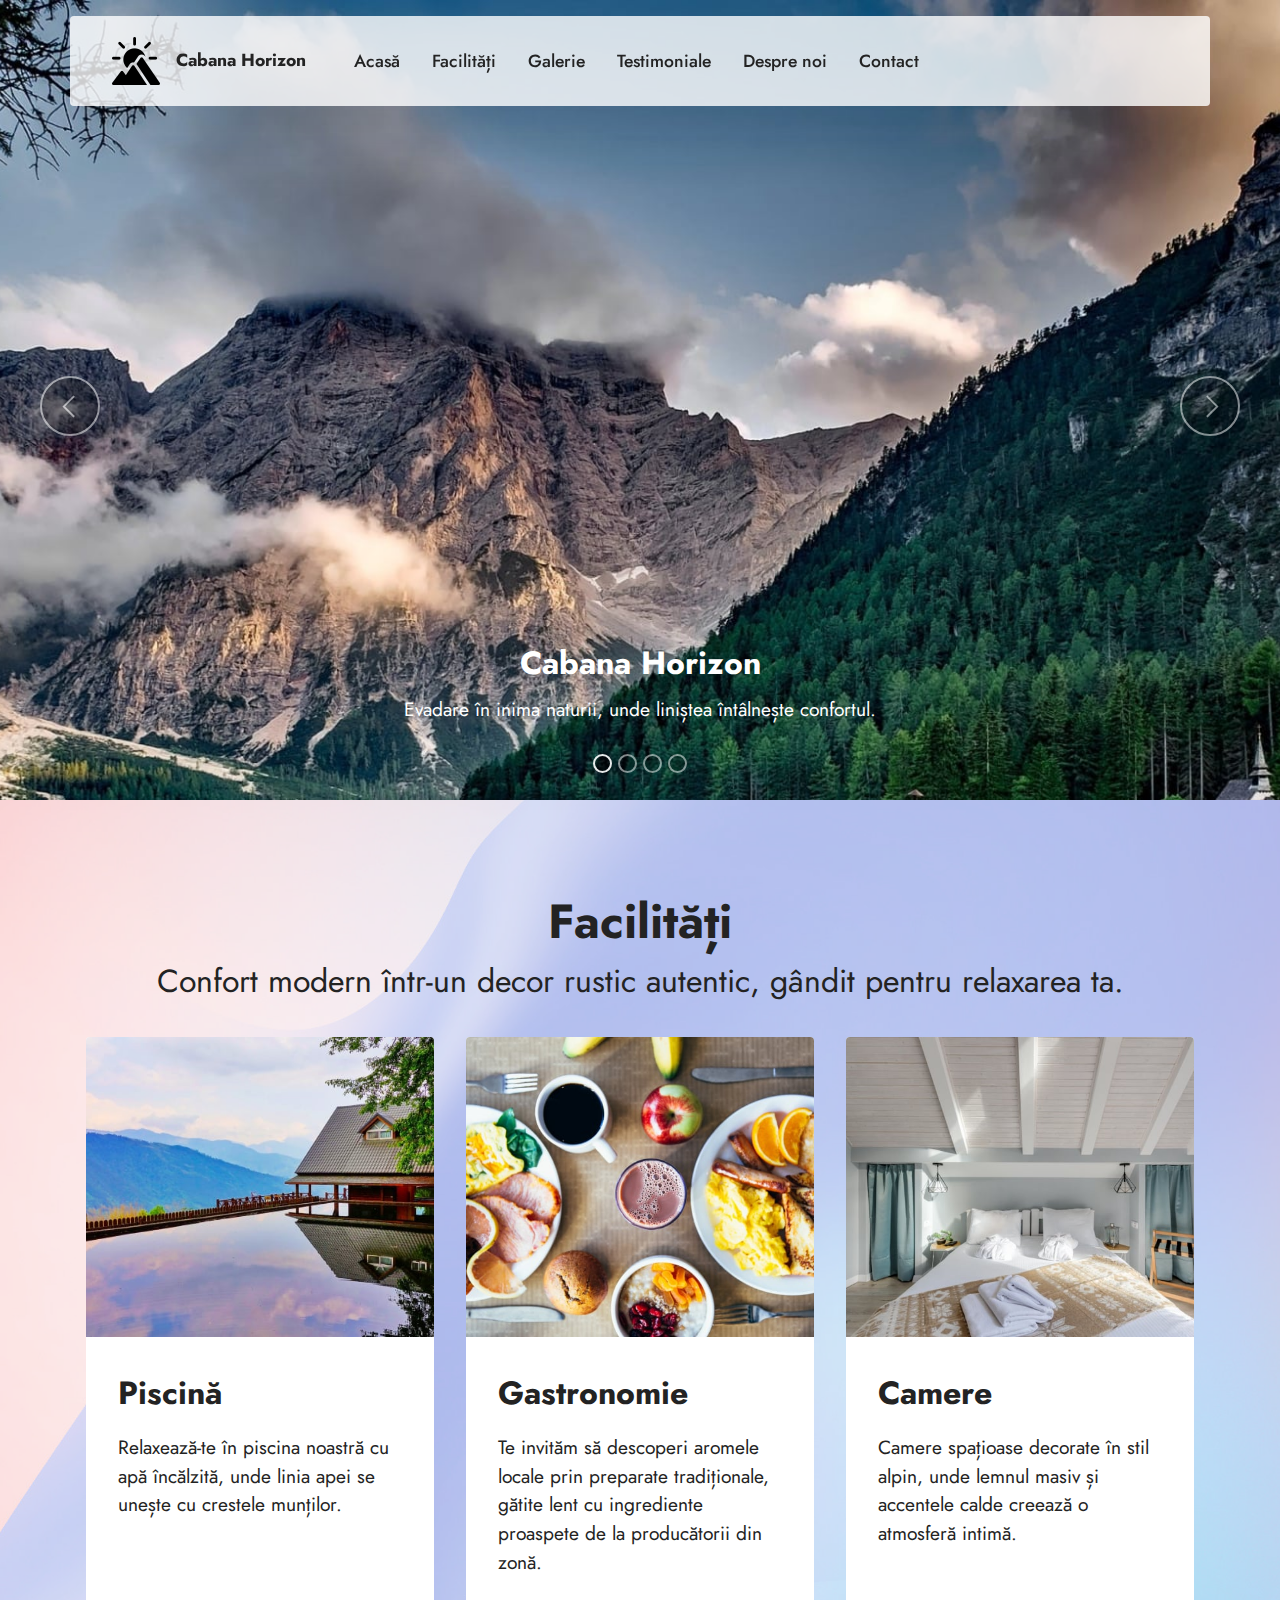
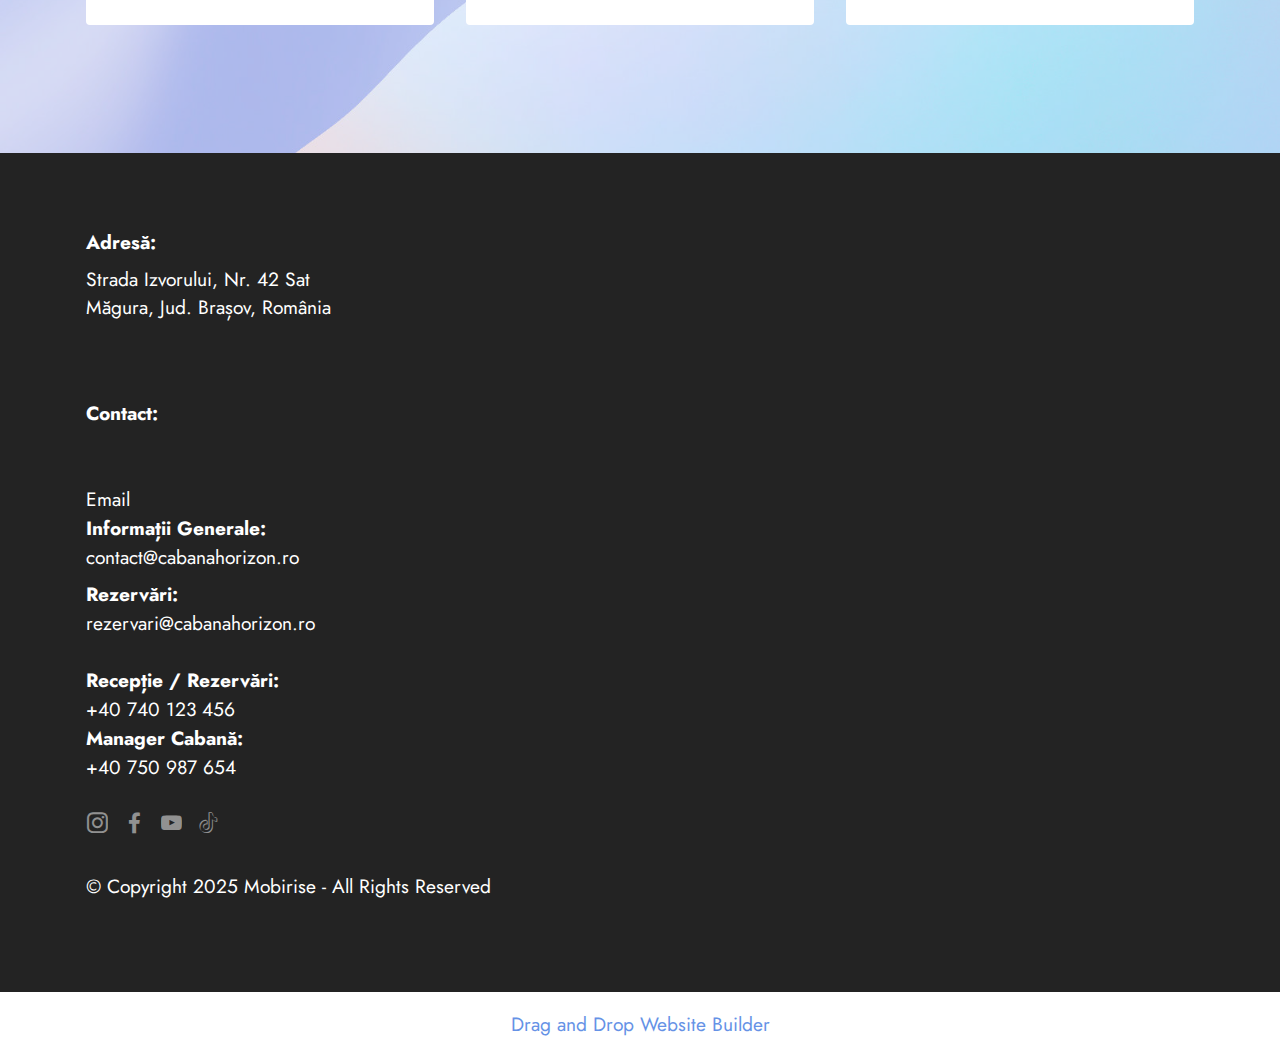
<file: index.html>
<!DOCTYPE html>
<html lang="ro">
<head>
  
  <meta name="description" content="Cabana Horizon - Cazare și relaxare la munte.">
  <meta name="keywords" content="cazare, munte, vacanta, romania">
  <meta name="author" content="Ursutiu Georgiana">

  <meta charset="UTF-8">
  <meta http-equiv="X-UA-Compatible" content="IE=edge">
  <meta name="generator" content="Mobirise v6.1.12, mobirise.com">
  <meta name="viewport" content="width=device-width, initial-scale=1, minimum-scale=1">
  <link rel="shortcut icon" href="assets/images/mountains-96x96.png" type="image/x-icon">
  
  
  <title>Home</title>
  <link rel="stylesheet" href="assets/web/assets/mobirise-icons2/mobirise2.css">
  <link rel="stylesheet" href="assets/bootstrap/css/bootstrap.min.css">
  <link rel="stylesheet" href="assets/dropdown/css/style.css">
  <link rel="stylesheet" href="assets/socicon/css/styles.css">
  <link rel="stylesheet" href="assets/theme/css/style.css">
  <link rel="preload" href="https://fonts.googleapis.com/css?family=Jost:100,200,300,400,500,600,700,800,900,100i,200i,300i,400i,500i,600i,700i,800i,900i&display=swap" as="style" onload="this.onload=null;this.rel='stylesheet'">
  <noscript><link rel="stylesheet" href="https://fonts.googleapis.com/css?family=Jost:100,200,300,400,500,600,700,800,900,100i,200i,300i,400i,500i,600i,700i,800i,900i&display=swap"></noscript>
  <link rel="preload" as="style" href="assets/mobirise/css/mbr-additional.css?v=XXjAfd"><link rel="stylesheet" href="assets/mobirise/css/mbr-additional.css?v=XXjAfd" type="text/css">

  
  
  
</head>
<body>
  
  <div data-bs-version="5.1" class="menu menu1 cid-v8AtMrG2HP" id="menu01-1">
    

    <nav class="navbar navbar-dropdown navbar-fixed-top navbar-expand-lg">
        <div class="container">
            <div class="navbar-brand">
                <span class="navbar-logo">
                    <a href="index.html">
                        <img src="assets/images/mountains-96x96.png" alt="Siglă cu un peisaj de munte" style="height: 3rem;">
                    </a>
                </span>
                <span class="navbar-caption-wrap"><a class="navbar-caption text-black text-primary display-4" href="index.html">Cabana Horizon</a></span>
            </div>
            <button class="navbar-toggler" type="button" data-toggle="collapse" data-bs-toggle="collapse" data-target="#navbarSupportedContent" data-bs-target="#navbarSupportedContent" aria-controls="navbarSupportedContent" aria-expanded="false" aria-label="Toggle navigation">
                <span class="hamburger">
                    <span></span>
                    <span></span>
                    <span></span>
                    <span></span>
                </span>
            </button>
            <div class="collapse navbar-collapse" id="navbarSupportedContent">
                <ul class="navbar-nav nav-dropdown nav-right" data-app-modern-menu="true"><li class="nav-item">
                        <a class="nav-link link text-black text-primary display-4" href="index.html">Acasă</a>
                    </li>
                    
                    <li class="nav-item">
                        <a class="nav-link link text-black text-primary display-4" href="page2.html">Facilități</a>
                    </li><li class="nav-item"><a class="nav-link link text-black text-primary display-4" href="page3.html">Galerie</a></li><li class="nav-item"><a class="nav-link link text-black text-primary display-4" href="page5.html">Testimoniale</a></li><li class="nav-item">
                        <a class="nav-link link text-black text-primary display-4" href="page1.html" aria-expanded="false">Despre noi</a>
                    </li><li class="nav-item"><a class="nav-link link text-black text-primary display-4" href="page4.html">Contact</a></li></ul>
                
                
            </div>
        </div>
    </nav>
</div>

<section data-bs-version="5.1" class="slider1 cid-v8AvQWRKXS" id="slider1-6">
    
    <div class="carousel slide carousel-fade" id="v8BkE01HeJ" data-ride="carousel" data-bs-ride="carousel" data-interval="5000" data-bs-interval="5000">
        <ol class="carousel-indicators">
            <li data-slide-to="0" data-bs-slide-to="0" class="active" data-target="#v8BkE01HeJ" data-bs-target="#v8BkE01HeJ"></li>
            <li data-slide-to="1" data-bs-slide-to="1" data-target="#v8BkE01HeJ" data-bs-target="#v8BkE01HeJ"></li>
            <li data-slide-to="2" data-bs-slide-to="2" data-target="#v8BkE01HeJ" data-bs-target="#v8BkE01HeJ"></li><li data-slide-to="3" data-bs-slide-to="3" data-target="#v8BkE01HeJ" data-bs-target="#v8BkE01HeJ"></li>
        </ol>
        <div class="carousel-inner">
            <div class="carousel-item slider-image item active">
                <div class="item-wrapper">
                    <img class="d-block w-100" src="assets/images/cottage-1900x818.jpg" alt="Peisaj de vară cu lacul de la poalele munților" data-slide-to="0" data-bs-slide-to="0">
                    
                    <div class="carousel-caption">
                        <h5 class="mbr-section-subtitle mbr-fonts-style display-5"><strong>Cabana Horizon</strong></h5>
                        <p class="mbr-section-text mbr-fonts-style display-7">Evadare în inima naturii, unde liniștea întâlnește confortul.</p>
                    </div>
                </div>
            </div>
            <div class="carousel-item slider-image item">
                <div class="item-wrapper">
                    <img class="d-block w-100" src="assets/images/pensiunea-caprioara-1-1900x1256.jpg" alt="Cabană cu două etaje,între munți cu ieșire la lac," data-slide-to="1" data-bs-slide-to="1">
                    
                    <div class="carousel-caption">
                        <h5 class="mbr-section-subtitle mbr-fonts-style display-5"><strong>Cabana Horizon</strong></h5>
                        <p class="mbr-section-text mbr-fonts-style display-7">Evadare în inima naturii, unde liniștea întâlnește confortul.</p>
                    </div>
                </div>
            </div>
            <div class="carousel-item slider-image item">
                <div class="item-wrapper">
                    <img class="d-block w-100" src="assets/images/bedroom9-1024x681.jpg" alt="Detaliu pat matrimonial cu tăblie din lemn și lenjerie albă, iluminat cald de veioze, într-o cameră cu lambriu închis la culoare." data-slide-to="2" data-bs-slide-to="2">
                    
                    <div class="carousel-caption">
                        <h5 class="mbr-section-subtitle mbr-fonts-style display-5"><strong>Cabana Horizon</strong></h5>
                        <p class="mbr-section-text mbr-fonts-style display-7">Evadare în inima naturii, unde liniștea întâlnește confortul.</p>
                    </div>
                </div>
            </div><div class="carousel-item slider-image item">
                <div class="item-wrapper">
                    <img class="d-block w-100" src="assets/images/spa-1024x683.jpg" alt="Interior de saună modernă tip butoi, cu bănci din lemn, sobă centrală tip turn plină cu pietre și o găleată pentru apă cu polonic." data-slide-to="3" data-bs-slide-to="3">
                    
                    <div class="carousel-caption">
                        <h5 class="mbr-section-subtitle mbr-fonts-style display-5"><strong>Cabana Horizon</strong></h5>
                        <p class="mbr-section-text mbr-fonts-style display-7">Evadare în inima naturii, unde liniștea întâlnește confortul.</p>
                    </div>
                </div>
            </div>
        </div>
        <a class="carousel-control carousel-control-prev" role="button" data-slide="prev" data-bs-slide="prev" href="#v8BkE01HeJ">
            <span class="mobi-mbri mobi-mbri-arrow-prev" aria-hidden="true"></span>
            <span class="sr-only visually-hidden">Previous</span>
        </a>
        <a class="carousel-control carousel-control-next" role="button" data-slide="next" data-bs-slide="next" href="#v8BkE01HeJ">
            <span class="mobi-mbri mobi-mbri-arrow-next" aria-hidden="true"></span>
            <span class="sr-only visually-hidden">Next</span>
        </a>
    </div>
</section>

<section data-bs-version="5.1" class="features4 cid-v8AxGJ0yWz" id="features4-7">
    
    <div class="mbr-overlay"></div>
    <div class="container">
        <div class="mbr-section-head">
            <h4 class="mbr-section-title mbr-fonts-style align-center mb-0 display-2"><strong>Facilități</strong></h4>
            <h5 class="mbr-section-subtitle mbr-fonts-style align-center mb-0 mt-2 display-5">Confort modern într-un decor rustic autentic, gândit pentru relaxarea ta.</h5>
        </div>
        <div class="row mt-4">
            <div class="item features-image col-12 col-md-6 col-lg-4">
                <div class="item-wrapper">
                    <div class="item-img">
                        <img src="assets/images/pool4-696x392.jpg" alt="Piscină infinity exterioară care reflectă o cabană rustică, cu vedere panoramică spre munții albaștri" title="">
                    </div>
                    <div class="item-content">
                        <h5 class="item-title mbr-fonts-style display-5"><strong>Piscină</strong></h5>
                        
                        <p class="mbr-text mbr-fonts-style mt-3 display-7">Relaxează-te în piscina noastră cu apă încălzită, unde linia apei se unește cu crestele munților.</p>
                    </div>
                    
                </div>
            </div>
            <div class="item features-image col-12 col-md-6 col-lg-4">
                <div class="item-wrapper">
                    <div class="item-img">
                        <img src="assets/images/breakfast2-696x464.jpg" alt="Mic dejun bogat văzut de sus, incluzând omletă, cârnați, fructe, cafea și cereale" title="">
                    </div>
                    <div class="item-content">
                        <h5 class="item-title mbr-fonts-style display-5"><strong>Gastronomie</strong></h5>
                        
                        <p class="mbr-text mbr-fonts-style mt-3 display-7">Te invităm să descoperi aromele locale prin preparate tradiționale, gătite lent cu ingrediente proaspete de la producătorii din zonă.</p>
                    </div>
                    
                </div>
            </div>
            <div class="item features-image col-12 col-md-6 col-lg-4">
                <div class="item-wrapper">
                    <div class="item-img">
                        <img src="assets/images/camera2-696x464.jpg" alt="Dormitor modern și luminos la mansardă, cu tavan din lemn vopsit alb, grinzi aparente și decor în nuanțe de bleu" title="">
                    </div>
                    <div class="item-content">
                        <h5 class="item-title mbr-fonts-style display-5"><strong>Camere</strong></h5>
                        
                        <p class="mbr-text mbr-fonts-style mt-3 display-7">Camere spațioase decorate în stil alpin, unde lemnul masiv și accentele calde creează o atmosferă intimă.<br></p>
                    </div>
                    
                </div>
            </div>

        </div>
    </div>
</section>

<section data-bs-version="5.1" class="footer6 cid-v8AuZSgq6I" id="footer6-3">

    

    

    <div class="container">
        <div class="row content mbr-white">
            <div class="col-12 col-md-3 mbr-fonts-style display-7">
                <h3 class="mbr-section-subtitle mbr-fonts-style mb-2 display-7">
                    <strong>Adresă:</strong></h3>
                <p class="mbr-text mbr-fonts-style display-7">Strada Izvorului, Nr. 42 Sat Măgura, Jud. Brașov, România</p> <br>
                <h3 class="mbr-section-subtitle mbr-fonts-style mb-2 mt-4 display-7">
                    <strong>Contact:</strong><br><strong><br></strong><strong><br></strong>Email<br><strong>Informații Generale: </strong>contact@cabanahorizon.ro
                </h3>
                <p class="mbr-text mbr-fonts-style mb-4 display-7"><strong>
                    Rezervări:</strong> rezervari@cabanahorizon.ro<br><br><strong>Recepție / Rezervări: </strong><br>+40 740 123 456<br><strong>Manager Cabană:</strong><br> +40 750 987 654
                </p>
            </div>
            <div class="col-12 col-md-3 mbr-fonts-style display-7">
                </div>
            <div class="col-12 col-md-6">
                <div class="google-map"><iframe style="border:0" src="https://www.google.com/maps/embed?pb=!1m18!1m12!1m3!1d89245.21660651304!2d25.514061379437745!3d45.652568479117186!2m3!1f0!2f0!3f0!3m2!1i1024!2i768!4f13.1!3m3!1m2!1s0x40b35b862aa214f1%3A0x6cf5f2ef54391e0f!2zQnJhyJlvdg!5e0!3m2!1sro!2sro!4v1768681881035!5m2!1sro!2sro" allowfullscreen=""></iframe></div>
            </div>
            <div class="col-md-6">
                <div class="social-list align-left">
                    <div class="soc-item">
                        <a href="https://www.instagram.com/p/DRx-6JzD7q2/?igsh=MWFhNjlneTJuNjd3eg==" target="_blank">
                            <span class="mbr-iconfont mbr-iconfont-social socicon-instagram socicon"></span>
                        </a>
                    </div>
                    <div class="soc-item">
                        <a href="https://www.facebook.com/share/v/1AKnzsGmJk/?mibextid=wwXIfr" target="_blank">
                            <span class="mbr-iconfont mbr-iconfont-social socicon-facebook socicon"></span>
                        </a>
                    </div>
                    <div class="soc-item">
                        <a href="https://youtube.com/shorts/-fUTLzalFgQ?si=RD5aJ-lbd2DcDcFy" target="_blank">
                            <span class="mbr-iconfont mbr-iconfont-social socicon-youtube socicon"></span>
                        </a>
                    </div>
                    <div class="soc-item">
                        <a href="https://vm.tiktok.com/ZNRkbLrem/" target="_blank">
                            <span class="mbr-iconfont mbr-iconfont-social socicon-tiktok socicon"></span>
                        </a>
                    </div>
                    
                    
                </div>
            </div>
        </div>
        <div class="footer-lower">
            <div class="media-container-row">
                <div class="col-sm-12">
                    <hr>
                </div>
            </div>
            <div class="col-sm-12 copyright pl-0">
                <p class="mbr-text mbr-fonts-style mbr-white display-7">
                    © Copyright 2025 Mobirise - All Rights Reserved
                </p>
            </div>
        </div>
    </div>
</section>
<div class="display-7" style="padding: 0;align-items: center;justify-content: center;flex-wrap: wrap;    align-content: center;display: flex;position: relative;height: 4rem;"><a href="https://mobiri.se/4436004" style="flex: 1 1;height: 4rem;position: absolute;width: 100%;z-index: 1;"><img alt="" style="height: 4rem;" src="[data-uri]"></a><p style="margin: 0;text-align: center;" class="display-7">‌</p><a style="z-index:1" href="https://mobirise.com/drag-drop-website-builder.html">Drag and Drop Website Builder</a></div><script src="assets/bootstrap/js/bootstrap.bundle.min.js"></script>  <script src="assets/smoothscroll/smooth-scroll.js"></script>  <script src="assets/ytplayer/index.js"></script>  <script src="assets/dropdown/js/navbar-dropdown.js"></script>  <script src="assets/theme/js/script.js"></script>  
  
  
</body>
</html>
</file>
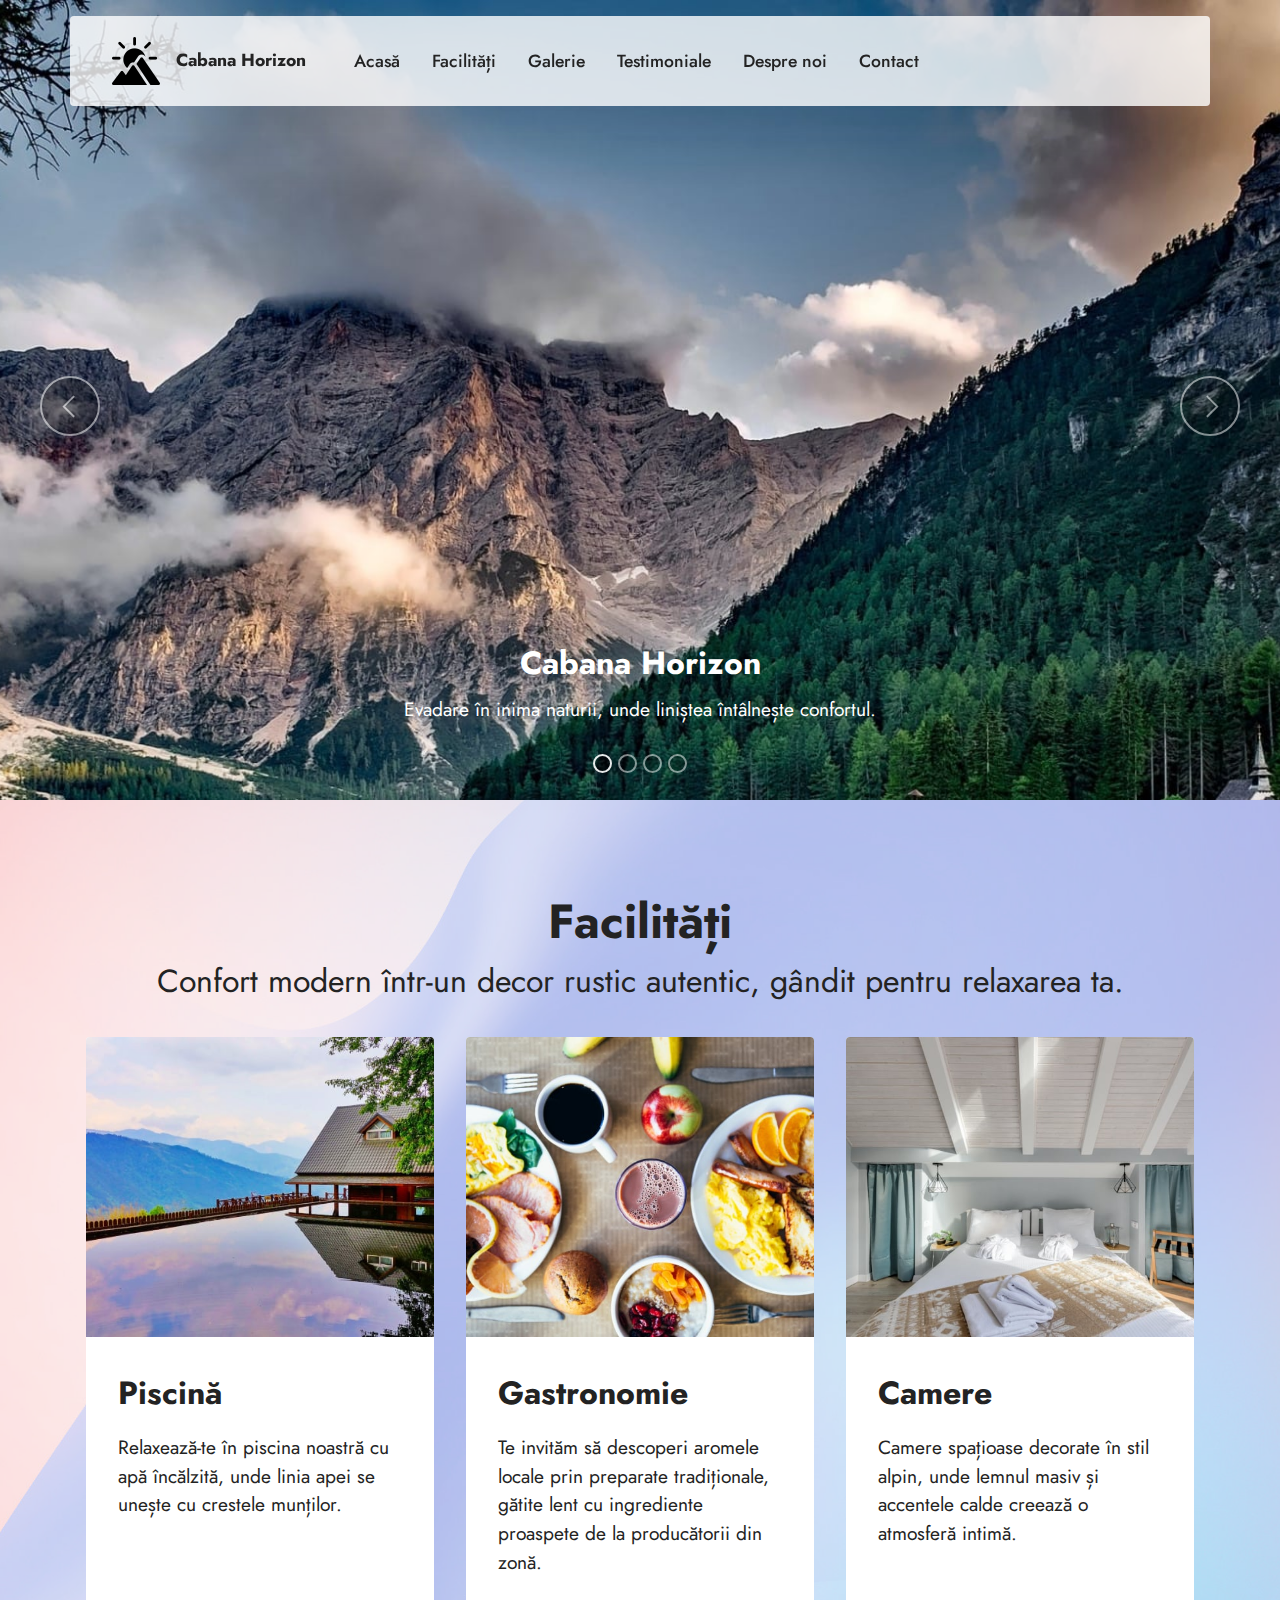
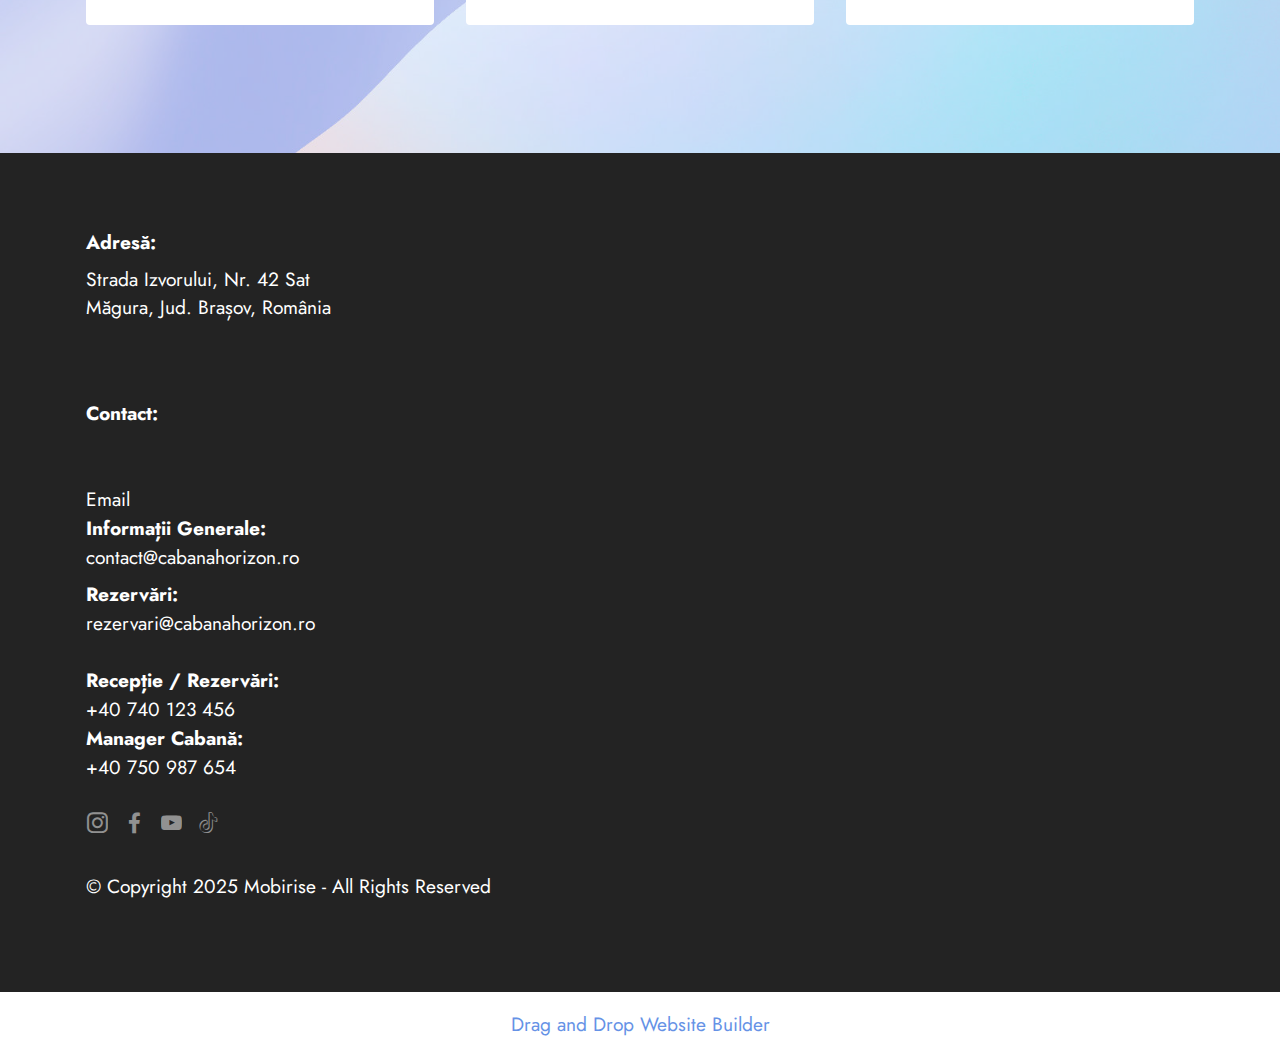
<file: Cabana-horizon-Mobirise/index.html>
<!DOCTYPE html>
<html lang="ro" >
<head>
    
    <meta name="description" content="Cabana Horizon - Cazare și relaxare la munte.">
    <meta name="keywords" content="cazare, munte, vacanta, romania">
    <meta name="author" content="Ursutiu Georgiana">

  <meta charset="UTF-8">
  <meta http-equiv="X-UA-Compatible" content="IE=edge">
  <meta name="generator" content="Mobirise v6.1.12, mobirise.com">
  <meta name="viewport" content="width=device-width, initial-scale=1, minimum-scale=1">
  <link rel="shortcut icon" href="assets/images/mountains-96x96.png" type="image/x-icon">
  <meta name="description" content="">
  
  
  <title>Home</title>
  <link rel="stylesheet" href="assets/web/assets/mobirise-icons2/mobirise2.css">
  <link rel="stylesheet" href="assets/bootstrap/css/bootstrap.min.css">
  <link rel="stylesheet" href="assets/dropdown/css/style.css">
  <link rel="stylesheet" href="assets/socicon/css/styles.css">
  <link rel="stylesheet" href="assets/theme/css/style.css">
  <link rel="preload" href="https://fonts.googleapis.com/css?family=Jost:100,200,300,400,500,600,700,800,900,100i,200i,300i,400i,500i,600i,700i,800i,900i&display=swap" as="style" onload="this.onload=null;this.rel='stylesheet'">
  <noscript><link rel="stylesheet" href="https://fonts.googleapis.com/css?family=Jost:100,200,300,400,500,600,700,800,900,100i,200i,300i,400i,500i,600i,700i,800i,900i&display=swap"></noscript>
  <link rel="preload" as="style" href="assets/mobirise/css/mbr-additional.css?v=XXjAfd"><link rel="stylesheet" href="assets/mobirise/css/mbr-additional.css?v=XXjAfd" type="text/css">

  
  
  
</head>
<body>
  
  <section data-bs-version="5.1" class="menu menu1 cid-v8AtMrG2HP" once="menu" id="menu01-1">
	

	<nav class="navbar navbar-dropdown navbar-fixed-top navbar-expand-lg">
		<div class="container">
			<div class="navbar-brand">
				<span class="navbar-logo">
					<a href="index.html">
						<img src="assets/images/mountains-96x96.png" alt="Siglă cu un peisaj de munte" style="height: 3rem;">
					</a>
				</span>
				<span class="navbar-caption-wrap"><a class="navbar-caption text-black text-primary display-4" href="index.html">Cabana Horizon</a></span>
			</div>
			<button class="navbar-toggler" type="button" data-toggle="collapse" data-bs-toggle="collapse" data-target="#navbarSupportedContent" data-bs-target="#navbarSupportedContent" aria-controls="navbarNavAltMarkup" aria-expanded="false" aria-label="Toggle navigation">
				<div class="hamburger">
					<span></span>
					<span></span>
					<span></span>
					<span></span>
				</div>
			</button>
			<div class="collapse navbar-collapse" id="navbarSupportedContent">
				<ul class="navbar-nav nav-dropdown nav-right" data-app-modern-menu="true"><li class="nav-item">
						<a class="nav-link link text-black text-primary display-4" href="index.html">Acasă</a>
					</li>
					
					<li class="nav-item">
						<a class="nav-link link text-black text-primary display-4" href="page2.html">Facilități</a>
					</li><li class="nav-item"><a class="nav-link link text-black text-primary display-4" href="page3.html">Galerie</a></li><li class="nav-item"><a class="nav-link link text-black text-primary display-4" href="page5.html">Testimoniale</a></li><li class="nav-item">
						<a class="nav-link link text-black text-primary display-4" href="page1.html" aria-expanded="false">Despre noi</a>
					</li><li class="nav-item"><a class="nav-link link text-black text-primary display-4" href="page4.html">Contact</a></li></ul>
				
				
			</div>
		</div>
	</nav>
</section>

<section data-bs-version="5.1" class="slider1 cid-v8AvQWRKXS" id="slider1-6">
    
    <div class="carousel slide carousel-fade" id="v8BkE01HeJ" data-ride="carousel" data-bs-ride="carousel" data-interval="5000" data-bs-interval="5000">
        <ol class="carousel-indicators">
            <li data-slide-to="0" data-bs-slide-to="0" class="active" data-target="#v8BkE01HeJ" data-bs-target="#v8BkE01HeJ"></li>
            <li data-slide-to="1" data-bs-slide-to="1" data-target="#v8BkE01HeJ" data-bs-target="#v8BkE01HeJ"></li>
            <li data-slide-to="2" data-bs-slide-to="2" data-target="#v8BkE01HeJ" data-bs-target="#v8BkE01HeJ"></li><li data-slide-to="3" data-bs-slide-to="3" data-target="#v8BkE01HeJ" data-bs-target="#v8BkE01HeJ"></li>
        </ol>
        <div class="carousel-inner">
            <div class="carousel-item slider-image item active">
                <div class="item-wrapper">
                    <img class="d-block w-100" src="assets/images/cottage-1900x818.jpg" alt="Peisaj de vară cu lacul de la poalele munților" data-slide-to="0" data-bs-slide-to="0">
                    
                    <div class="carousel-caption">
                        <h5 class="mbr-section-subtitle mbr-fonts-style display-5"><strong>Cabana Horizon</strong></h5>
                        <p class="mbr-section-text mbr-fonts-style display-7">Evadare în inima naturii, unde liniștea întâlnește confortul.</p>
                    </div>
                </div>
            </div>
            <div class="carousel-item slider-image item">
                <div class="item-wrapper">
                    <img class="d-block w-100" src="assets/images/pensiunea-caprioara-1-1900x1256.jpg" alt="Cabană cu două etaje,între munți cu ieșire la lac," data-slide-to="1" data-bs-slide-to="1">
                    
                    <div class="carousel-caption">
                        <h5 class="mbr-section-subtitle mbr-fonts-style display-5"><strong>Cabana Horizon</strong></h5>
                        <p class="mbr-section-text mbr-fonts-style display-7">Evadare în inima naturii, unde liniștea întâlnește confortul.</p>
                    </div>
                </div>
            </div>
            <div class="carousel-item slider-image item">
                <div class="item-wrapper">
                    <img class="d-block w-100" src="assets/images/bedroom9-1024x681.jpg" alt="Detaliu pat matrimonial cu tăblie din lemn și lenjerie albă, iluminat cald de veioze, într-o cameră cu lambriu închis la culoare." data-slide-to="2" data-bs-slide-to="2">
                    
                    <div class="carousel-caption">
                        <h5 class="mbr-section-subtitle mbr-fonts-style display-5"><strong>Cabana Horizon</strong></h5>
                        <p class="mbr-section-text mbr-fonts-style display-7">Evadare în inima naturii, unde liniștea întâlnește confortul.</p>
                    </div>
                </div>
            </div><div class="carousel-item slider-image item">
                <div class="item-wrapper">
                    <img class="d-block w-100" src="assets/images/spa-1024x683.jpg" alt="Interior de saună modernă tip butoi, cu bănci din lemn, sobă centrală tip turn plină cu pietre și o găleată pentru apă cu polonic." data-slide-to="3" data-bs-slide-to="3">
                    
                    <div class="carousel-caption">
                        <h5 class="mbr-section-subtitle mbr-fonts-style display-5"><strong>Cabana Horizon</strong></h5>
                        <p class="mbr-section-text mbr-fonts-style display-7">Evadare în inima naturii, unde liniștea întâlnește confortul.</p>
                    </div>
                </div>
            </div>
        </div>
        <a class="carousel-control carousel-control-prev" role="button" data-slide="prev" data-bs-slide="prev" href="#v8BkE01HeJ">
            <span class="mobi-mbri mobi-mbri-arrow-prev" aria-hidden="true"></span>
            <span class="sr-only visually-hidden">Previous</span>
        </a>
        <a class="carousel-control carousel-control-next" role="button" data-slide="next" data-bs-slide="next" href="#v8BkE01HeJ">
            <span class="mobi-mbri mobi-mbri-arrow-next" aria-hidden="true"></span>
            <span class="sr-only visually-hidden">Next</span>
        </a>
    </div>
</section>

<section data-bs-version="5.1" class="features4 cid-v8AxGJ0yWz" id="features4-7">
    
    <div class="mbr-overlay"></div>
    <div class="container">
        <div class="mbr-section-head">
            <h4 class="mbr-section-title mbr-fonts-style align-center mb-0 display-2"><strong>Facilități</strong></h4>
            <h5 class="mbr-section-subtitle mbr-fonts-style align-center mb-0 mt-2 display-5">Confort modern într-un decor rustic autentic, gândit pentru relaxarea ta.</h5>
        </div>
        <div class="row mt-4">
            <div class="item features-image col-12 col-md-6 col-lg-4">
                <div class="item-wrapper">
                    <div class="item-img">
                        <img src="assets/images/pool4-696x392.jpg" alt="Piscină infinity exterioară care reflectă o cabană rustică, cu vedere panoramică spre munții albaștri" title="">
                    </div>
                    <div class="item-content">
                        <h5 class="item-title mbr-fonts-style display-5"><strong>Piscină</strong></h5>
                        
                        <p class="mbr-text mbr-fonts-style mt-3 display-7">Relaxează-te în piscina noastră cu apă încălzită, unde linia apei se unește cu crestele munților.</p>
                    </div>
                    
                </div>
            </div>
            <div class="item features-image col-12 col-md-6 col-lg-4">
                <div class="item-wrapper">
                    <div class="item-img">
                        <img src="assets/images/breakfast2-696x464.jpg" alt="Mic dejun bogat văzut de sus, incluzând omletă, cârnați, fructe, cafea și cereale" title="">
                    </div>
                    <div class="item-content">
                        <h5 class="item-title mbr-fonts-style display-5"><strong>Gastronomie</strong></h5>
                        
                        <p class="mbr-text mbr-fonts-style mt-3 display-7">Te invităm să descoperi aromele locale prin preparate tradiționale, gătite lent cu ingrediente proaspete de la producătorii din zonă.</p>
                    </div>
                    
                </div>
            </div>
            <div class="item features-image col-12 col-md-6 col-lg-4">
                <div class="item-wrapper">
                    <div class="item-img">
                        <img src="assets/images/camera2-696x464.jpg" alt="Dormitor modern și luminos la mansardă, cu tavan din lemn vopsit alb, grinzi aparente și decor în nuanțe de bleu" title="">
                    </div>
                    <div class="item-content">
                        <h5 class="item-title mbr-fonts-style display-5"><strong>Camere</strong></h5>
                        
                        <p class="mbr-text mbr-fonts-style mt-3 display-7">Camere spațioase decorate în stil alpin, unde lemnul masiv și accentele calde creează o atmosferă intimă.<br></p>
                    </div>
                    
                </div>
            </div>

        </div>
    </div>
</section>

<section data-bs-version="5.1" class="footer6 cid-v8AuZSgq6I" once="footers" id="footer6-3">

    

    

    <div class="container">
        <div class="row content mbr-white">
            <div class="col-12 col-md-3 mbr-fonts-style display-7">
                <h3 class="mbr-section-subtitle mbr-fonts-style mb-2 display-7">
                    <strong>Adresă:</strong></h3>
                <p class="mbr-text mbr-fonts-style display-7">Strada Izvorului, Nr. 42 Sat Măgura, Jud. Brașov, România</p> <br>
                <h3 class="mbr-section-subtitle mbr-fonts-style mb-2 mt-4 display-7">
                    <strong>Contact:</strong><br><strong><br></strong><strong><br></strong>Email<br><strong>Informații Generale: </strong>contact@cabanahorizon.ro
                </h3>
                <p class="mbr-text mbr-fonts-style mb-4 display-7"><strong>
                    Rezervări:</strong> rezervari@cabanahorizon.ro<br><br><strong>Recepție / Rezervări: </strong><br>+40 740 123 456<br><strong>Manager Cabană:</strong><br> +40 750 987 654
                </p>
            </div>
            <div class="col-12 col-md-3 mbr-fonts-style display-7">
                <h3 class="mbr-section-subtitle mbr-fonts-style mb-2 display-7"></h3>
                <ul class="list mbr-fonts-style mb-4 display-4"></ul>
                <h3 class="mbr-section-subtitle mbr-fonts-style mb-2 mt-5 display-7"></h3>
                <p class="mbr-text mbr-fonts-style mb-4 display-7"></p>
            </div>
            <div class="col-12 col-md-6">
                <div class="google-map"><iframe frameborder="0" style="border:0" src="https://www.google.com/maps/embed?pb=!1m18!1m12!1m3!1d89245.21660651304!2d25.514061379437745!3d45.652568479117186!2m3!1f0!2f0!3f0!3m2!1i1024!2i768!4f13.1!3m3!1m2!1s0x40b35b862aa214f1%3A0x6cf5f2ef54391e0f!2zQnJhyJlvdg!5e0!3m2!1sro!2sro!4v1768681881035!5m2!1sro!2sro" allowfullscreen=""></iframe></div>
            </div>
            <div class="col-md-6">
                <div class="social-list align-left">
                    <div class="soc-item">
                        <a href="https://www.instagram.com/p/DRx-6JzD7q2/?igsh=MWFhNjlneTJuNjd3eg==" target="_blank">
                            <span class="mbr-iconfont mbr-iconfont-social socicon-instagram socicon"></span>
                        </a>
                    </div>
                    <div class="soc-item">
                        <a href="https://www.facebook.com/share/v/1AKnzsGmJk/?mibextid=wwXIfr" target="_blank">
                            <span class="mbr-iconfont mbr-iconfont-social socicon-facebook socicon"></span>
                        </a>
                    </div>
                    <div class="soc-item">
                        <a href="https://youtube.com/shorts/-fUTLzalFgQ?si=RD5aJ-lbd2DcDcFy" target="_blank">
                            <span class="mbr-iconfont mbr-iconfont-social socicon-youtube socicon"></span>
                        </a>
                    </div>
                    <div class="soc-item">
                        <a href="https://vm.tiktok.com/ZNRkbLrem/" target="_blank">
                            <span class="mbr-iconfont mbr-iconfont-social socicon-tiktok socicon"></span>
                        </a>
                    </div>
                    
                    
                </div>
            </div>
        </div>
        <div class="footer-lower">
            <div class="media-container-row">
                <div class="col-sm-12">
                    <hr>
                </div>
            </div>
            <div class="col-sm-12 copyright pl-0">
                <p class="mbr-text mbr-fonts-style mbr-white display-7">
                    © Copyright 2025 Mobirise - All Rights Reserved
                </p>
            </div>
        </div>
    </div>
</section><section class="display-7" style="padding: 0;align-items: center;justify-content: center;flex-wrap: wrap;    align-content: center;display: flex;position: relative;height: 4rem;"><a href="https://mobiri.se/4436004" style="flex: 1 1;height: 4rem;position: absolute;width: 100%;z-index: 1;"><img alt="" style="height: 4rem;" src="[data-uri]"></a><p style="margin: 0;text-align: center;" class="display-7">&#8204;</p><a style="z-index:1" href="https://mobirise.com/drag-drop-website-builder.html">Drag and Drop Website Builder</a></section><script src="assets/bootstrap/js/bootstrap.bundle.min.js"></script>  <script src="assets/smoothscroll/smooth-scroll.js"></script>  <script src="assets/ytplayer/index.js"></script>  <script src="assets/dropdown/js/navbar-dropdown.js"></script>  <script src="assets/theme/js/script.js"></script>  
  
  
</body>
</html>
</file>
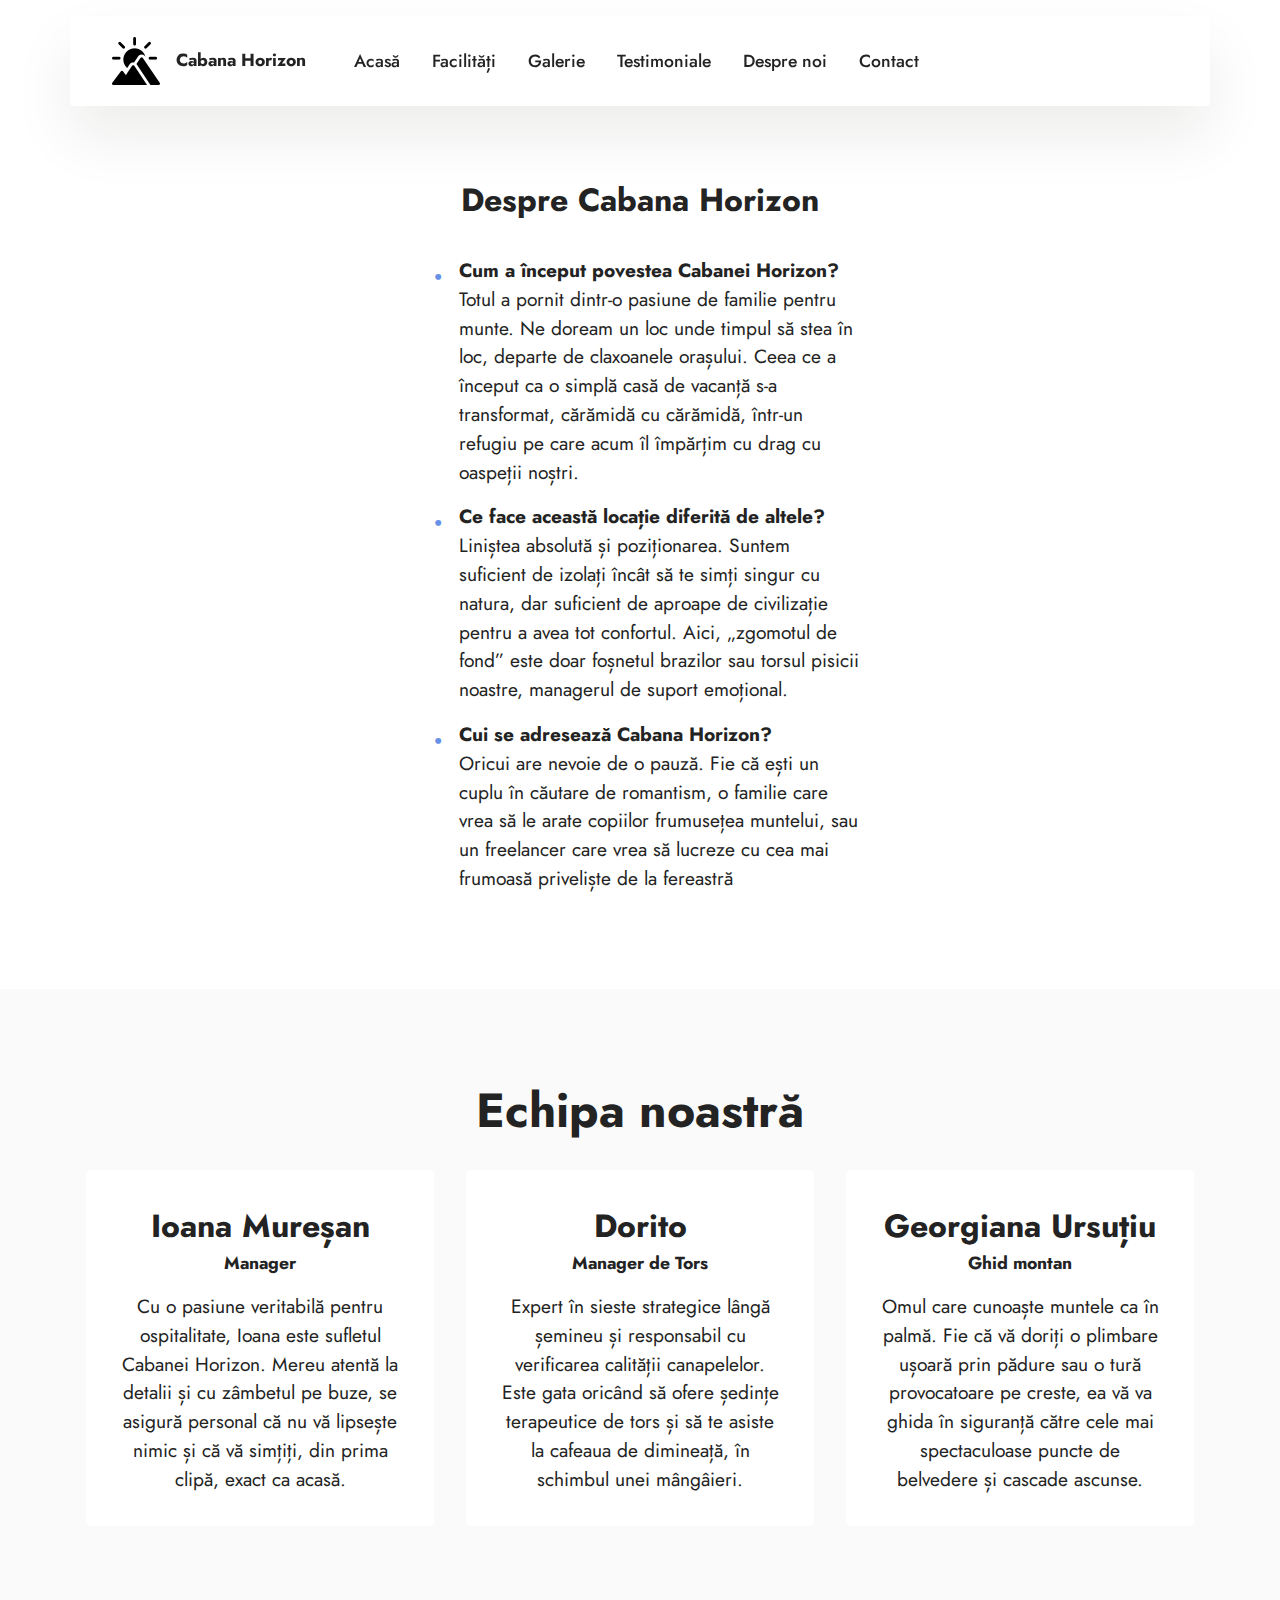
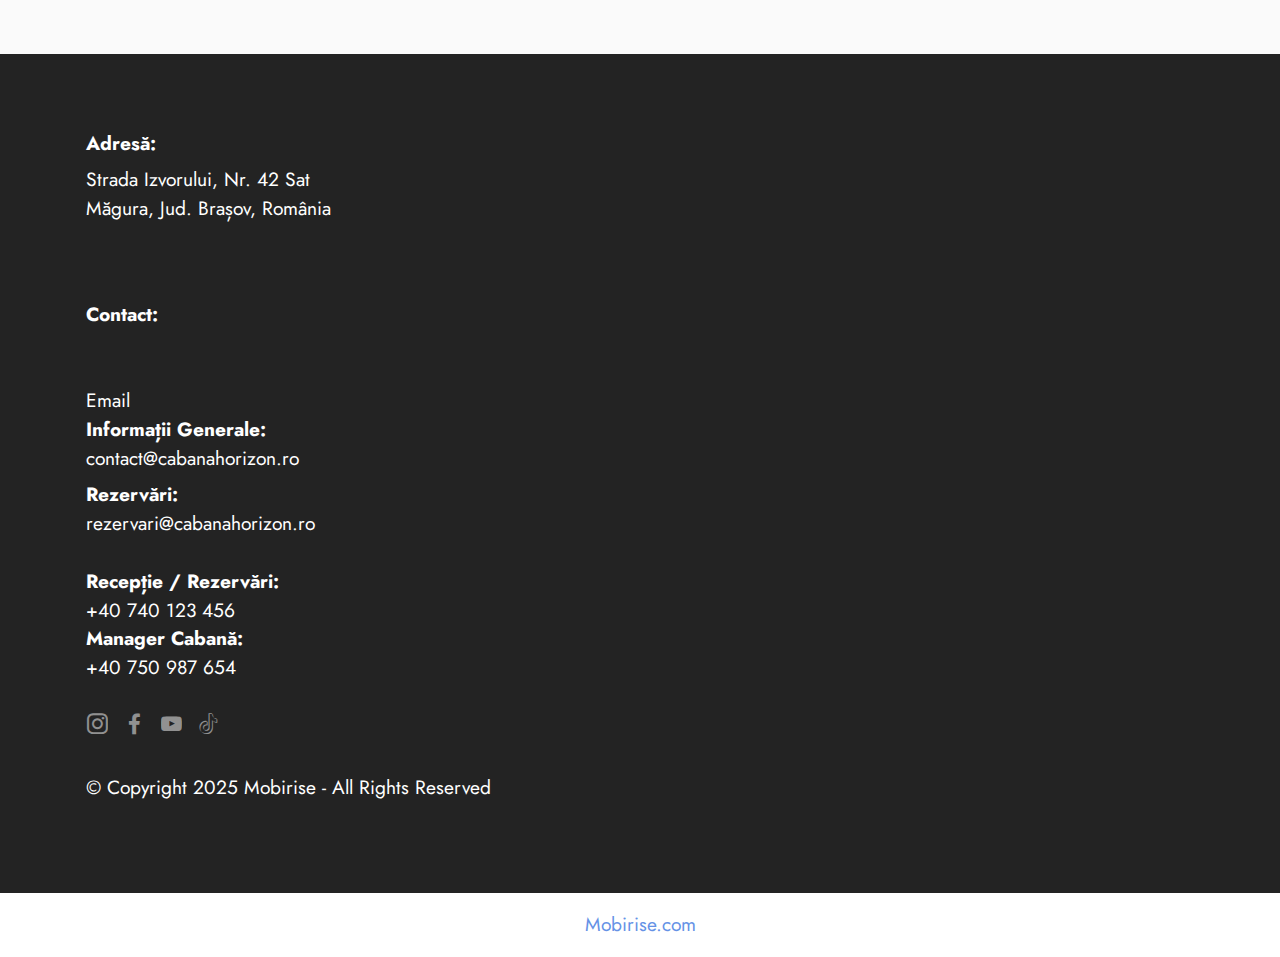
<file: page1.html>
<!DOCTYPE html>
<html lang="ro">
<head>
    <meta name="description" content="Cabana Horizon - Cazare și relaxare la munte.">
    <meta name="keywords" content="cazare, munte, vacanta, romania">
    <meta name="author" content="Ursutiu Georgiana">

  <meta charset="UTF-8">
  <meta http-equiv="X-UA-Compatible" content="IE=edge">
  <meta name="generator" content="Mobirise v6.1.12, mobirise.com">
  <meta name="viewport" content="width=device-width, initial-scale=1, minimum-scale=1">
  <link rel="shortcut icon" href="assets/images/mountains-96x96.png" type="image/x-icon">
  
  
  <title>Despre noi</title>
  <link rel="stylesheet" href="assets/web/assets/mobirise-icons2/mobirise2.css">
  <link rel="stylesheet" href="assets/bootstrap/css/bootstrap.min.css">
  <link rel="stylesheet" href="assets/dropdown/css/style.css">
  <link rel="stylesheet" href="assets/socicon/css/styles.css">
  <link rel="stylesheet" href="assets/theme/css/style.css">
  <link rel="preload" href="https://fonts.googleapis.com/css?family=Jost:100,200,300,400,500,600,700,800,900,100i,200i,300i,400i,500i,600i,700i,800i,900i&display=swap" as="style" onload="this.onload=null;this.rel='stylesheet'">
  <noscript><link rel="stylesheet" href="https://fonts.googleapis.com/css?family=Jost:100,200,300,400,500,600,700,800,900,100i,200i,300i,400i,500i,600i,700i,800i,900i&display=swap"></noscript>
  <link rel="preload" as="style" href="assets/mobirise/css/mbr-additional.css?v=OwRbjN"><link rel="stylesheet" href="assets/mobirise/css/mbr-additional.css?v=OwRbjN" type="text/css">

  
  
  
</head>
<body>
  
  <div data-bs-version="5.1" class="menu menu1 cid-v8AtMrG2HP" id="menu01-8">
    

    <nav class="navbar navbar-dropdown navbar-fixed-top navbar-expand-lg">
        <div class="container">
            <div class="navbar-brand">
                <span class="navbar-logo">
                    <a href="index.html">
                        <img src="assets/images/mountains-96x96.png" alt="Mobirise Website Builder" style="height: 3rem;">
                    </a>
                </span>
                <span class="navbar-caption-wrap"><a class="navbar-caption text-black text-primary display-4" href="index.html">Cabana Horizon</a></span>
            </div>
            <button class="navbar-toggler" type="button" data-toggle="collapse" data-bs-toggle="collapse" data-target="#navbarSupportedContent" data-bs-target="#navbarSupportedContent" aria-controls="navbarSupportedContent" aria-expanded="false" aria-label="Toggle navigation">
                <span class="hamburger">
                    <span></span>
                    <span></span>
                    <span></span>
                    <span></span>
                </span>
            </button>
            <div class="collapse navbar-collapse" id="navbarSupportedContent">
                <ul class="navbar-nav nav-dropdown nav-right" data-app-modern-menu="true"><li class="nav-item">
                        <a class="nav-link link text-black text-primary display-4" href="index.html">Acasă</a>
                    </li>
                    
                    <li class="nav-item">
                        <a class="nav-link link text-black text-primary display-4" href="page2.html">Facilități</a>
                    </li><li class="nav-item"><a class="nav-link link text-black text-primary display-4" href="page3.html">Galerie</a></li><li class="nav-item"><a class="nav-link link text-black text-primary display-4" href="page5.html">Testimoniale</a></li><li class="nav-item">
                        <a class="nav-link link text-black text-primary display-4" href="page1.html" aria-expanded="false">Despre noi</a>
                    </li><li class="nav-item"><a class="nav-link link text-black text-primary display-4" href="page4.html">Contact</a></li></ul>
                
                
            </div>
        </div>
    </nav>
</div>

<section data-bs-version="5.1" class="content13 cid-v8AEEtUNIR" id="content13-b">
    
    
    <div class="container">
        <div class="row justify-content-center">
            <div class="col-md-12 col-lg-10">
                <h3 class="mbr-section-title mbr-fonts-style mb-4 display-5"><strong><br></strong><br><strong>Despre Cabana Horizon</strong></h3>
            </div>
        </div>
        <div class="row justify-content-center">
            <div class="col-md-12 col-lg-10">
                <div class="row justify-content-center">
                    <div class="col-12 col-lg-6">
                        <ul class="list mbr-fonts-style display-7">
                            <li><strong>Cum a început povestea Cabanei Horizon?</strong>Totul a pornit dintr-o pasiune de familie pentru munte. Ne doream un loc unde timpul să stea în loc, departe de claxoanele orașului. Ceea ce a început ca o simplă casă de vacanță s-a transformat, cărămidă cu cărămidă, într-un refugiu pe care acum îl împărțim cu drag cu oaspeții noștri.</li>
                            <li><strong>Ce face această locație diferită de altele?</strong><br>Liniștea absolută și poziționarea. Suntem suficient de izolați încât să te simți singur cu natura, dar suficient de aproape de civilizație pentru a avea tot confortul. Aici, „zgomotul de fond” este doar foșnetul brazilor sau torsul pisicii noastre, managerul de suport emoțional.</li>
                            <li><strong>Cui se adresează Cabana Horizon?</strong><br>Oricui are nevoie de o pauză. Fie că ești un cuplu în căutare de romantism, o familie care vrea să le arate copiilor frumusețea muntelui, sau un freelancer care vrea să lucreze cu cea mai frumoasă priveliște de la fereastră</li>
                        </ul>
                    </div>
                    
                </div>
            </div>
        </div>
    </div>
</section>

<section data-bs-version="5.1" class="team1 cid-v8AAseODTj" id="team1-a">
    
    
    <div class="container">
        <div class="row justify-content-center">
            <div class="col-12">
                <h3 class="mbr-section-title mbr-fonts-style align-center mb-4 display-2">
                    <strong>Echipa noastră</strong></h3>
                
            </div>
            <div class="item features-image mb-4 col-12 col-md-4 active">
                <div class="item-wrapper">
                    <div class="content-wrap">
                        <h4 class="mbr-section-title card-title mbr-fonts-style align-center m-0 display-5"><strong>Ioana Mureșan</strong></h4>
                        <h5 class="mbr-role mbr-fonts-style align-center mb-3 display-4">
                            <strong>Manager</strong>
                        </h5>
                        <p class="card-text mbr-fonts-style align-center display-7">
                            Cu o pasiune veritabilă pentru ospitalitate, Ioana este sufletul Cabanei Horizon. Mereu atentă la detalii și cu zâmbetul pe buze, se asigură personal că nu vă lipsește nimic și că vă simțiți, din prima clipă, exact ca acasă.
                        </p>
                    </div>
                </div>
            </div>
            <div class="item features-image mb-4 col-12 col-md-4">
                <div class="item-wrapper">
                   <div class="content-wrap">
                        <h4 class="mbr-section-title card-title mbr-fonts-style align-center m-0 display-5"><strong>Dorito</strong></h4>
                        <h5 class="mbr-role mbr-fonts-style align-center mb-3 display-4"><strong>Manager de Tors</strong></h5>
                        <p class="card-text mbr-fonts-style align-center display-7">Expert în sieste strategice lângă șemineu și responsabil cu verificarea calității canapelelor. Este gata oricând să ofere ședințe terapeutice de tors și să te asiste la cafeaua de dimineață, în schimbul unei mângâieri.</p>
                    </div>
                </div>
            </div>
            <div class="item features-image mb-4 col-12 col-md-4">
                <div class="item-wrapper">
                    <div class="content-wrap">
                        <h4 class="mbr-section-title card-title mbr-fonts-style align-center m-0 display-5">
                            <strong>Georgiana Ursuțiu</strong></h4>
                        <h5 class="mbr-role mbr-fonts-style align-center mb-3 display-4"><strong>Ghid montan</strong></h5>
                        <p class="card-text mbr-fonts-style align-center display-7">
                            Omul care cunoaște muntele ca în palmă. Fie că vă doriți o plimbare ușoară prin pădure sau o tură provocatoare pe creste, ea vă va ghida în siguranță către cele mai spectaculoase puncte de belvedere și cascade ascunse.
                        </p>
                    </div>
                </div>
            </div>
            
            
        </div>
    </div>
</section>

<div data-bs-version="5.1" class="footer6 cid-v8AuZSgq6I" id="footer6-9">

    

    

    <div class="container">
        <div class="row content mbr-white">
            <div class="col-12 col-md-3 mbr-fonts-style display-7">
                <h3 class="mbr-section-subtitle mbr-fonts-style mb-2 display-7">
                    <strong>Adresă:</strong></h3>
                <p class="mbr-text mbr-fonts-style display-7">Strada Izvorului, Nr. 42 Sat Măgura, Jud. Brașov, România</p> <br>
                <h3 class="mbr-section-subtitle mbr-fonts-style mb-2 mt-4 display-7">
                    <strong>Contact:</strong><br><strong><br></strong><strong><br></strong>Email<br><strong>Informații Generale: </strong>contact@cabanahorizon.ro
                </h3>
                <p class="mbr-text mbr-fonts-style mb-4 display-7"><strong>
                    Rezervări:</strong> rezervari@cabanahorizon.ro<br><br><strong>Recepție / Rezervări: </strong><br>+40 740 123 456<br><strong>Manager Cabană:</strong><br> +40 750 987 654
                </p>
            </div>
            <div class="col-12 col-md-3 mbr-fonts-style display-7">
               </div>
            <div class="col-12 col-md-6">
                <div class="google-map"><iframe style="border:0" src="https://www.google.com/maps/embed?pb=!1m18!1m12!1m3!1d89245.21660651304!2d25.514061379437745!3d45.652568479117186!2m3!1f0!2f0!3f0!3m2!1i1024!2i768!4f13.1!3m3!1m2!1s0x40b35b862aa214f1%3A0x6cf5f2ef54391e0f!2zQnJhyJlvdg!5e0!3m2!1sro!2sro!4v1768681881035!5m2!1sro!2sro" allowfullscreen=""></iframe></div>
            </div>
            <div class="col-md-6">
                <div class="social-list align-left">
                    <div class="soc-item">
                        <a href="https://www.instagram.com/p/DRx-6JzD7q2/?igsh=MWFhNjlneTJuNjd3eg==" target="_blank">
                            <span class="mbr-iconfont mbr-iconfont-social socicon-instagram socicon"></span>
                        </a>
                    </div>
                    <div class="soc-item">
                        <a href="https://www.facebook.com/share/v/1AKnzsGmJk/?mibextid=wwXIfr" target="_blank">
                            <span class="mbr-iconfont mbr-iconfont-social socicon-facebook socicon"></span>
                        </a>
                    </div>
                    <div class="soc-item">
                        <a href="https://youtube.com/shorts/-fUTLzalFgQ?si=RD5aJ-lbd2DcDcFy" target="_blank">
                            <span class="mbr-iconfont mbr-iconfont-social socicon-youtube socicon"></span>
                        </a>
                    </div>
                    <div class="soc-item">
                        <a href="https://vm.tiktok.com/ZNRkbLrem/" target="_blank">
                            <span class="mbr-iconfont mbr-iconfont-social socicon-tiktok socicon"></span>
                        </a>
                    </div>
                    
                    
                </div>
            </div>
        </div>
        <div class="footer-lower">
            <div class="media-container-row">
                <div class="col-sm-12">
                    <hr>
                </div>
            </div>
            <div class="col-sm-12 copyright pl-0">
                <p class="mbr-text mbr-fonts-style mbr-white display-7">
                    © Copyright 2025 Mobirise - All Rights Reserved
                </p>
            </div>
        </div>
    </div>
</div>
<div class="display-7" style="padding: 0;align-items: center;justify-content: center;flex-wrap: wrap;    align-content: center;display: flex;position: relative;height: 4rem;"><a href="https://mobiri.se/4436004" style="flex: 1 1;height: 4rem;position: absolute;width: 100%;z-index: 1;"><img alt="" style="height: 4rem;" src="[data-uri]"></a><p style="margin: 0;text-align: center;" class="display-7">‌</p><a style="z-index:1" href="https://mobirise.com">Mobirise.com </a></div><script src="assets/bootstrap/js/bootstrap.bundle.min.js"></script>  <script src="assets/smoothscroll/smooth-scroll.js"></script>  <script src="assets/ytplayer/index.js"></script>  <script src="assets/dropdown/js/navbar-dropdown.js"></script>  <script src="assets/theme/js/script.js"></script>  
  
  
</body>
</html>
</file>
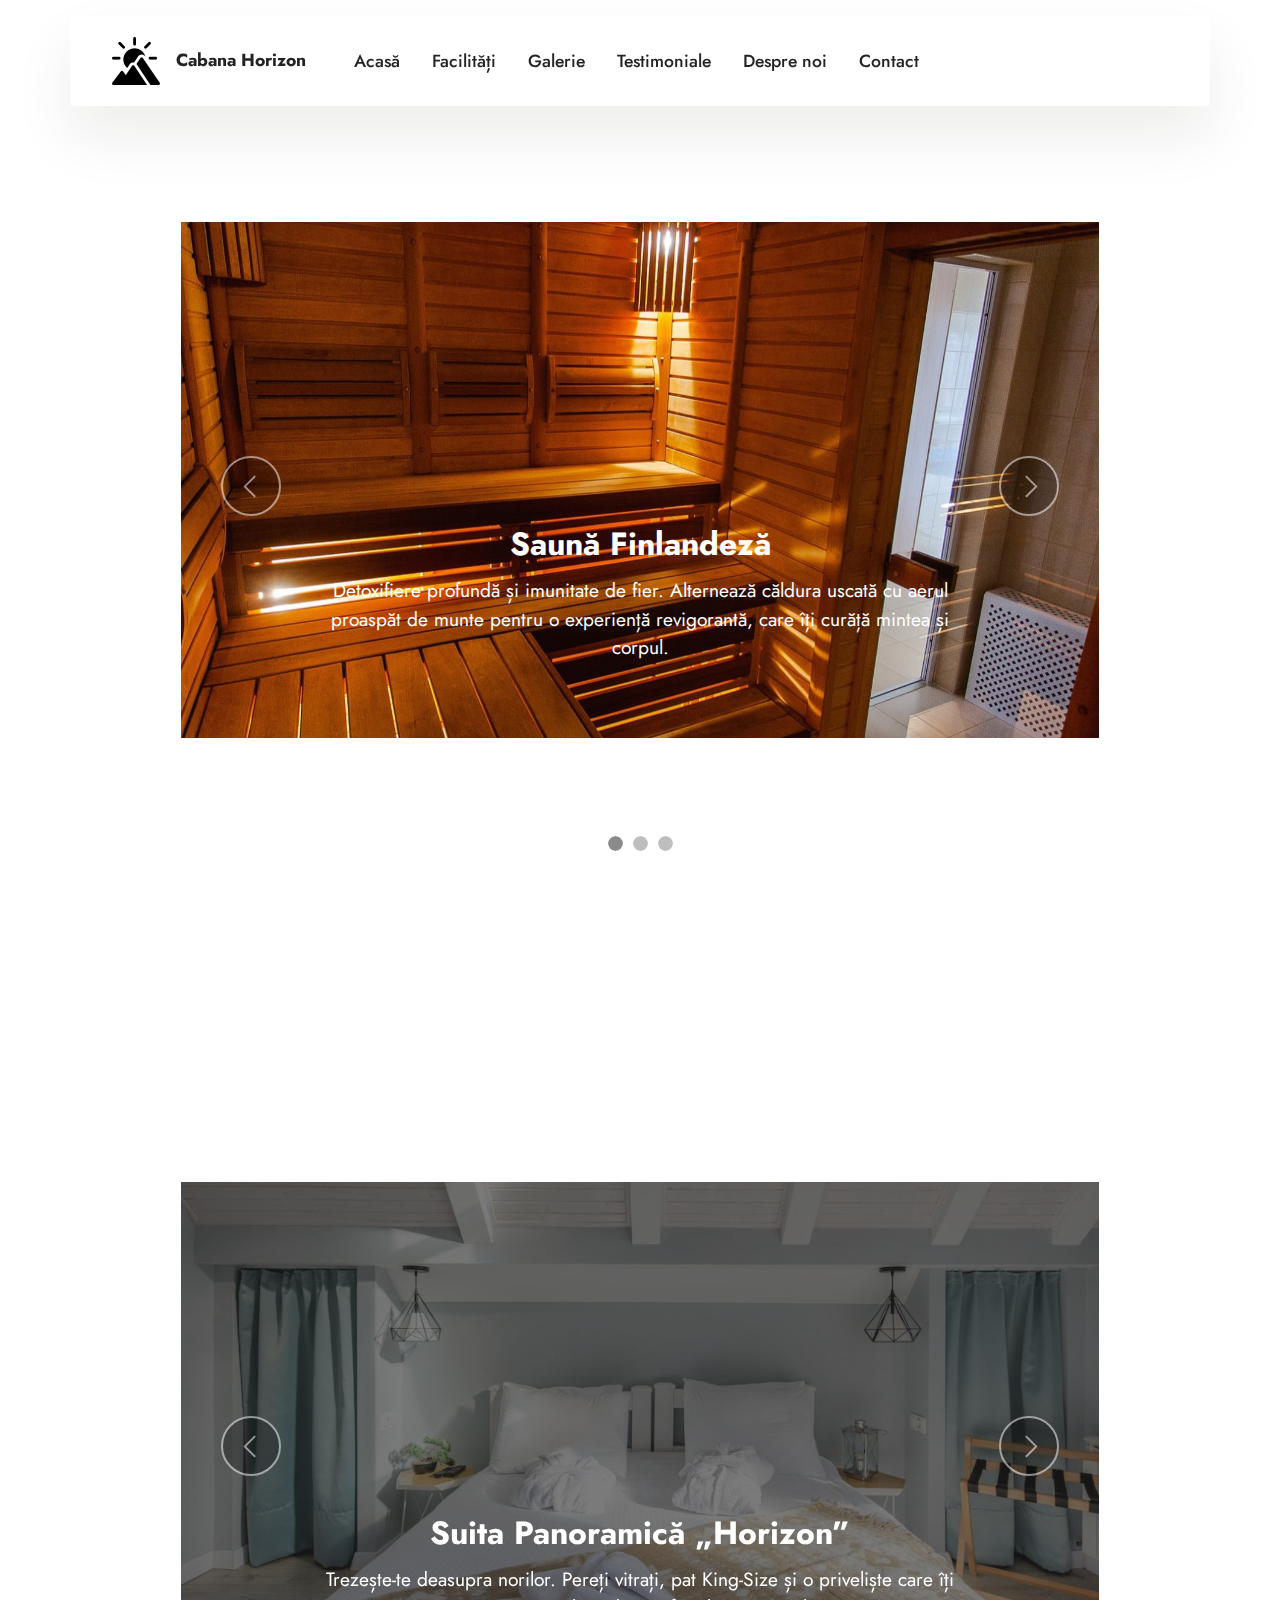
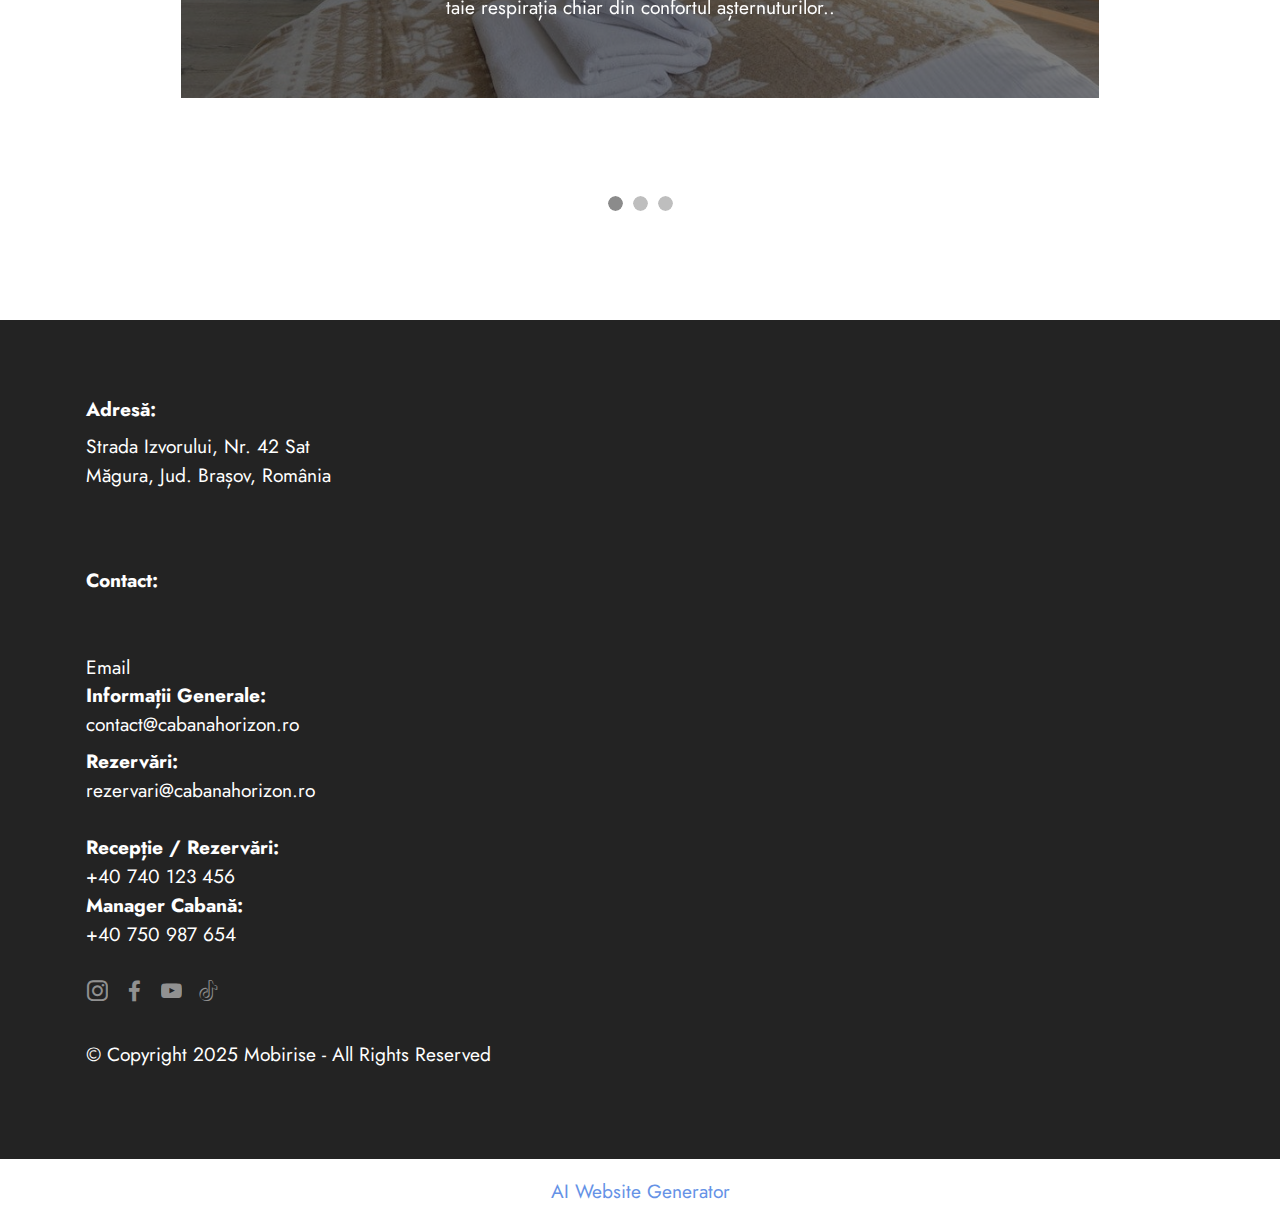
<file: page2.html>
<!DOCTYPE html>
<html lang="ro">
<head>
  <meta name="description" content="Cabana Horizon - Cazare și relaxare la munte.">
    <meta name="keywords" content="cazare, munte, vacanta, romania">
    <meta name="author" content="Ursutiu Georgiana">
  <meta charset="UTF-8">
  <meta http-equiv="X-UA-Compatible" content="IE=edge">
  <meta name="generator" content="Mobirise v6.1.12, mobirise.com">
  <meta name="viewport" content="width=device-width, initial-scale=1, minimum-scale=1">
  <link rel="shortcut icon" href="assets/images/mountains-96x96.png" type="image/x-icon">
  
  
  <title>Facilități</title>
  <link rel="stylesheet" href="assets/web/assets/mobirise-icons2/mobirise2.css">
  <link rel="stylesheet" href="assets/bootstrap/css/bootstrap.min.css">
  <link rel="stylesheet" href="assets/dropdown/css/style.css">
  <link rel="stylesheet" href="assets/socicon/css/styles.css">
  <link rel="stylesheet" href="assets/theme/css/style.css">
  <link rel="preload" href="https://fonts.googleapis.com/css?family=Jost:100,200,300,400,500,600,700,800,900,100i,200i,300i,400i,500i,600i,700i,800i,900i&display=swap" as="style" onload="this.onload=null;this.rel='stylesheet'">
  <noscript><link rel="stylesheet" href="https://fonts.googleapis.com/css?family=Jost:100,200,300,400,500,600,700,800,900,100i,200i,300i,400i,500i,600i,700i,800i,900i&display=swap"></noscript>
  <link rel="preload" as="style" href="assets/mobirise/css/mbr-additional.css?v=xgAxyB"><link rel="stylesheet" href="assets/mobirise/css/mbr-additional.css?v=xgAxyB" type="text/css">

  
  
  
</head>
<body>
  
  <div data-bs-version="5.1" class="menu menu1 cid-v8AtMrG2HP" id="menu01-c">
    

    <nav class="navbar navbar-dropdown navbar-fixed-top navbar-expand-lg">
        <div class="container">
            <div class="navbar-brand">
                <span class="navbar-logo">
                    <a href="index.html">
                        <img src="assets/images/mountains-96x96.png" alt="Mobirise Website Builder" style="height: 3rem;">
                    </a>
                </span>
                <span class="navbar-caption-wrap"><a class="navbar-caption text-black text-primary display-4" href="index.html">Cabana Horizon</a></span>
            </div>
            <button class="navbar-toggler" type="button" data-toggle="collapse" data-bs-toggle="collapse" data-target="#navbarSupportedContent" data-bs-target="#navbarSupportedContent" aria-controls="navbarSupportedContent" aria-expanded="false" aria-label="Toggle navigation">
                <span class="hamburger">
                    <span></span>
                    <span></span>
                    <span></span>
                    <span></span>
                </span>
            </button>
            <div class="collapse navbar-collapse" id="navbarSupportedContent">
                <ul class="navbar-nav nav-dropdown nav-right" data-app-modern-menu="true"><li class="nav-item">
                        <a class="nav-link link text-black text-primary display-4" href="index.html">Acasă</a>
                    </li>
                    
                    <li class="nav-item">
                        <a class="nav-link link text-black text-primary display-4" href="page2.html">Facilități</a>
                    </li><li class="nav-item"><a class="nav-link link text-black text-primary display-4" href="page3.html">Galerie</a></li><li class="nav-item"><a class="nav-link link text-black text-primary display-4" href="page5.html">Testimoniale</a></li><li class="nav-item">
                        <a class="nav-link link text-black text-primary display-4" href="page1.html" aria-expanded="false">Despre noi</a>
                    </li><li class="nav-item"><a class="nav-link link text-black text-primary display-4" href="page4.html">Contact</a></li></ul>
                
                
            </div>
        </div>
    </nav>
</div>

<section data-bs-version="5.1" class="slider2 cid-v8AJ0eaW8G" id="slider2-e">
    

    
    <div class="container">
        <div class="row justify-content-center">
            <div class="col-12 col-md-10">
                <div class="carousel slide" id="v8BkEq3jJy" data-interval="5000" data-bs-interval="5000">
                    <ol class="carousel-indicators">
                        <li data-slide-to="0" data-bs-slide-to="0" class="active" data-target="#v8BkEq3jJy" data-bs-target="#v8BkEq3jJy"></li>
                        <li data-slide-to="1" data-bs-slide-to="1" data-target="#v8BkEq3jJy" data-bs-target="#v8BkEq3jJy"></li>
                        <li data-slide-to="2" data-bs-slide-to="2" data-target="#v8BkEq3jJy" data-bs-target="#v8BkEq3jJy"></li>
                    </ol>
                    <div class="carousel-inner">
                        <div class="carousel-item slider-image item active">
                            <div class="item-wrapper">
                                
                                <img class="d-block w-100" src="assets/images/sauna3-1900x1267.jpeg" alt="Saună uscată tradițională, placată cu lemn, cu bănci etajate și iluminat ambiental discret">
                                <div class="carousel-caption d-none d-md-block">
                                    <h5 class="mbr-section-subtitle mbr-fonts-style display-5"><strong>Saună Finlandeză</strong></h5>
                                    <p class="mbr-section-text mbr-fonts-style display-7">
                                        Detoxifiere profundă și imunitate de fier. Alternează căldura uscată cu aerul proaspăt de munte pentru o experiență revigorantă, care îți curăță mintea și corpul.</p>
                                </div>
                            </div>
                        </div>
                        <div class="carousel-item slider-image item">
                            <div class="item-wrapper">
                                
                                <img class="d-block w-100" src="assets/images/bathroom-bathtub-1900x2850.jpeg" alt="Detaliu de relaxare la cadă cu sare de baie, prosop rulat și lumânare aprinsă pe un suport de lemn">
                                <div class="carousel-caption d-none d-md-block">
                                    <h5 class="mbr-section-subtitle mbr-fonts-style display-5"><strong>Oază de Wellness & SPA</strong></h5>
                                    <p class="mbr-section-text mbr-fonts-style display-7">
                                        Reîncarcă-ți bateriile în apele termale și lasă liniștea muntelui să te cuprindă. Locul ideal pentru relaxarea mușchilor după o zi lungă de drumeții.</p>
                                </div>
                            </div>
                        </div>
                        <div class="carousel-item slider-image item">
                            <div class="item-wrapper">
                                
                                <img class="d-block w-100" src="assets/images/doggo-1900x1267.jpeg" alt="Câine mic simpatic cu un prosop pe cap fiind îngrijit, sugerând facilități pet-friendly">
                                <div class="carousel-caption d-none d-md-block">
                                    <h5 class="mbr-section-subtitle mbr-fonts-style display-5"><strong>Răsfăț pentru Blănoși</strong></h5>
                                    <p class="mbr-section-text mbr-fonts-style display-7">
                                        Pentru că și cel mai bun prieten al tău merită o vacanță. Oferim zonă dedicată de grooming pentru curățarea lăbuțelor după joaca prin noroi sau zăpadă.</p>
                                </div>
                            </div>
                        </div>
                    </div>
                    <a class="carousel-control carousel-control-prev" role="button" data-slide="prev" data-bs-slide="prev" href="#v8BkEq3jJy">
                        <span class="mobi-mbri mobi-mbri-arrow-prev" aria-hidden="true"></span>
                        <span class="sr-only visually-hidden">Previous</span>
                    </a>
                    <a class="carousel-control carousel-control-next" role="button" data-slide="next" data-bs-slide="next" href="#v8BkEq3jJy">
                        <span class="mobi-mbri mobi-mbri-arrow-next" aria-hidden="true"></span>
                        <span class="sr-only visually-hidden">Next</span>
                    </a>
                </div>
            </div>
        </div>
    </div>
</section>

<section data-bs-version="5.1" class="slider2 cid-v8AJ9Zutgq" id="slider2-f">
    

    
    <div class="container">
        <div class="row justify-content-center">
            <div class="col-12 col-md-10">
                <div class="carousel slide carousel-fade" id="v8BkEqCCTl" data-ride="carousel" data-bs-ride="carousel" data-interval="5000" data-bs-interval="5000">
                    <ol class="carousel-indicators">
                        <li data-slide-to="0" data-bs-slide-to="0" class="active" data-target="#v8BkEqCCTl" data-bs-target="#v8BkEqCCTl"></li>
                        <li data-slide-to="1" data-bs-slide-to="1" data-target="#v8BkEqCCTl" data-bs-target="#v8BkEqCCTl"></li>
                        <li data-slide-to="2" data-bs-slide-to="2" data-target="#v8BkEqCCTl" data-bs-target="#v8BkEqCCTl"></li>
                    </ol>
                    <div class="carousel-inner">
                        
                        <div class="carousel-item slider-image item active">
                            <div class="item-wrapper">
                                <div class="mbr-overlay" style="opacity: 0.6; background-color: rgb(35, 35, 35);">
                                </div>
                                <img class="d-block w-100" src="assets/images/camera2-1280x854.jpeg" alt="Dormitor modern și luminos la mansardă, cu tavan din lemn vopsit alb, grinzi aparente și decor în nuanțe de bleu" data-slide-to="1" data-bs-slide-to="1">
                                <div class="carousel-caption d-none d-md-block">
                                    <h5 class="mbr-section-subtitle mbr-fonts-style display-5"><strong>Suita Panoramică „Horizon”</strong></h5>
                                    <p class="mbr-section-text mbr-fonts-style display-7">
                                        Trezește-te deasupra norilor. Pereți vitrați, pat King-Size și o priveliște care îți taie respirația chiar din confortul așternuturilor..</p>
                                </div>
                            </div>
                        </div>
                        <div class="carousel-item slider-image item">
                            <div class="item-wrapper">
                                <div class="mbr-overlay" style="opacity: 0.6; background-color: rgb(35, 35, 35);">
                                </div>
                                <img class="d-block w-100" src="assets/images/bedroom6-1024x681.jpeg" alt="Dormitor la mansardă cu perete decorativ din rondele de lemn, fereastră de acoperiș și mobilier rustic" data-slide-to="1" data-bs-slide-to="1">
                                <div class="carousel-caption d-none d-md-block">
                                    <h5 class="mbr-section-subtitle mbr-fonts-style display-5"><strong>Camera „Rustic Nest”</strong></h5>
                                    <p class="mbr-section-text mbr-fonts-style display-7">
                                        Lemn masiv, lumină caldă și decorațiuni tradiționale. Refugiul intim ideal pentru cuplurile care caută romantism și liniște.</p>
                                </div>
                            </div>
                        </div><div class="carousel-item slider-image item">
                            <div class="item-wrapper">
                                <div class="mbr-overlay" style="opacity: 0.6; background-color: rgb(35, 35, 35);">
                                </div>
                                <img class="d-block w-100" src="assets/images/camera1-819x547.jpeg" alt="Interior de cabană din lemn cu fereastră spre un peisaj de iarnă, rachete de zăpadă pe perete și pat simplu" data-slide-to="2" data-bs-slide-to="2">
                                <div class="carousel-caption d-none d-md-block">
                                    <h5 class="mbr-section-subtitle mbr-fonts-style display-5"><strong>Apartamentul „Family Retreat”</strong></h5>
                                    <p class="mbr-section-text mbr-fonts-style display-7">
                                        Spațiu generos pentru toată gașca. Două dormitoare conectate și un living confortabil, perfecte pentru familiile cu copii sau grupuri de prieteni.</p>
                                </div>
                            </div>
                        </div>
                    </div>
                    <a class="carousel-control carousel-control-prev" role="button" data-slide="prev" data-bs-slide="prev" href="#v8BkEqCCTl">
                        <span class="mobi-mbri mobi-mbri-arrow-prev" aria-hidden="true"></span>
                        <span class="sr-only visually-hidden">Previous</span>
                    </a>
                    <a class="carousel-control carousel-control-next" role="button" data-slide="next" data-bs-slide="next" href="#v8BkEqCCTl">
                        <span class="mobi-mbri mobi-mbri-arrow-next" aria-hidden="true"></span>
                        <span class="sr-only visually-hidden">Next</span>
                    </a>
                </div>
            </div>
        </div>
    </div>
</section>

<div data-bs-version="5.1" class="footer6 cid-v8AuZSgq6I" id="footer6-d">

    

    

    <div class="container">
        <div class="row content mbr-white">
            <div class="col-12 col-md-3 mbr-fonts-style display-7">
                <h3 class="mbr-section-subtitle mbr-fonts-style mb-2 display-7">
                    <strong>Adresă:</strong></h3>
                <p class="mbr-text mbr-fonts-style display-7">Strada Izvorului, Nr. 42 Sat Măgura, Jud. Brașov, România</p> <br>
                <h3 class="mbr-section-subtitle mbr-fonts-style mb-2 mt-4 display-7">
                    <strong>Contact:</strong><br><strong><br></strong><strong><br></strong>Email<br><strong>Informații Generale: </strong>contact@cabanahorizon.ro
                </h3>
                <p class="mbr-text mbr-fonts-style mb-4 display-7"><strong>
                    Rezervări:</strong> rezervari@cabanahorizon.ro<br><br><strong>Recepție / Rezervări: </strong><br>+40 740 123 456<br><strong>Manager Cabană:</strong><br> +40 750 987 654
                </p>
            </div>
            <div class="col-12 col-md-3 mbr-fonts-style display-7">
                </div>
            <div class="col-12 col-md-6">
                 <div class="google-map"><iframe style="border:0" src="https://www.google.com/maps/embed?pb=!1m18!1m12!1m3!1d89245.21660651304!2d25.514061379437745!3d45.652568479117186!2m3!1f0!2f0!3f0!3m2!1i1024!2i768!4f13.1!3m3!1m2!1s0x40b35b862aa214f1%3A0x6cf5f2ef54391e0f!2zQnJhyJlvdg!5e0!3m2!1sro!2sro!4v1768681881035!5m2!1sro!2sro" allowfullscreen=""></iframe></div>
            </div>
            <div class="col-md-6">
                <div class="social-list align-left">
                    <div class="soc-item">
                        <a href="https://www.instagram.com/p/DRx-6JzD7q2/?igsh=MWFhNjlneTJuNjd3eg==" target="_blank">
                            <span class="mbr-iconfont mbr-iconfont-social socicon-instagram socicon"></span>
                        </a>
                    </div>
                    <div class="soc-item">
                        <a href="https://www.facebook.com/share/v/1AKnzsGmJk/?mibextid=wwXIfr" target="_blank">
                            <span class="mbr-iconfont mbr-iconfont-social socicon-facebook socicon"></span>
                        </a>
                    </div>
                    <div class="soc-item">
                        <a href="https://youtube.com/shorts/-fUTLzalFgQ?si=RD5aJ-lbd2DcDcFy" target="_blank">
                            <span class="mbr-iconfont mbr-iconfont-social socicon-youtube socicon"></span>
                        </a>
                    </div>
                    <div class="soc-item">
                        <a href="https://vm.tiktok.com/ZNRkbLrem/" target="_blank">
                            <span class="mbr-iconfont mbr-iconfont-social socicon-tiktok socicon"></span>
                        </a>
                    </div>
                    
                    
                </div>
            </div>
        </div>
        <div class="footer-lower">
            <div class="media-container-row">
                <div class="col-sm-12">
                    <hr>
                </div>
            </div>
            <div class="col-sm-12 copyright pl-0">
                <p class="mbr-text mbr-fonts-style mbr-white display-7">
                    © Copyright 2025 Mobirise - All Rights Reserved
                </p>
            </div>
        </div>
    </div>
</div>
<div class="display-7" style="padding: 0;align-items: center;justify-content: center;flex-wrap: wrap;    align-content: center;display: flex;position: relative;height: 4rem;"><a href="https://mobiri.se/4436004" style="flex: 1 1;height: 4rem;position: absolute;width: 100%;z-index: 1;"><img alt="" style="height: 4rem;" src="[data-uri]"></a><p style="margin: 0;text-align: center;" class="display-7">‌</p><a style="z-index:1" href="https://mobirise.com/builder/ai-website-generator.html">AI Website Generator</a></div><script src="assets/bootstrap/js/bootstrap.bundle.min.js"></script>  <script src="assets/smoothscroll/smooth-scroll.js"></script>  <script src="assets/ytplayer/index.js"></script>  <script src="assets/dropdown/js/navbar-dropdown.js"></script>  <script src="assets/theme/js/script.js"></script>  
  
  
</body>
</html>
</file>
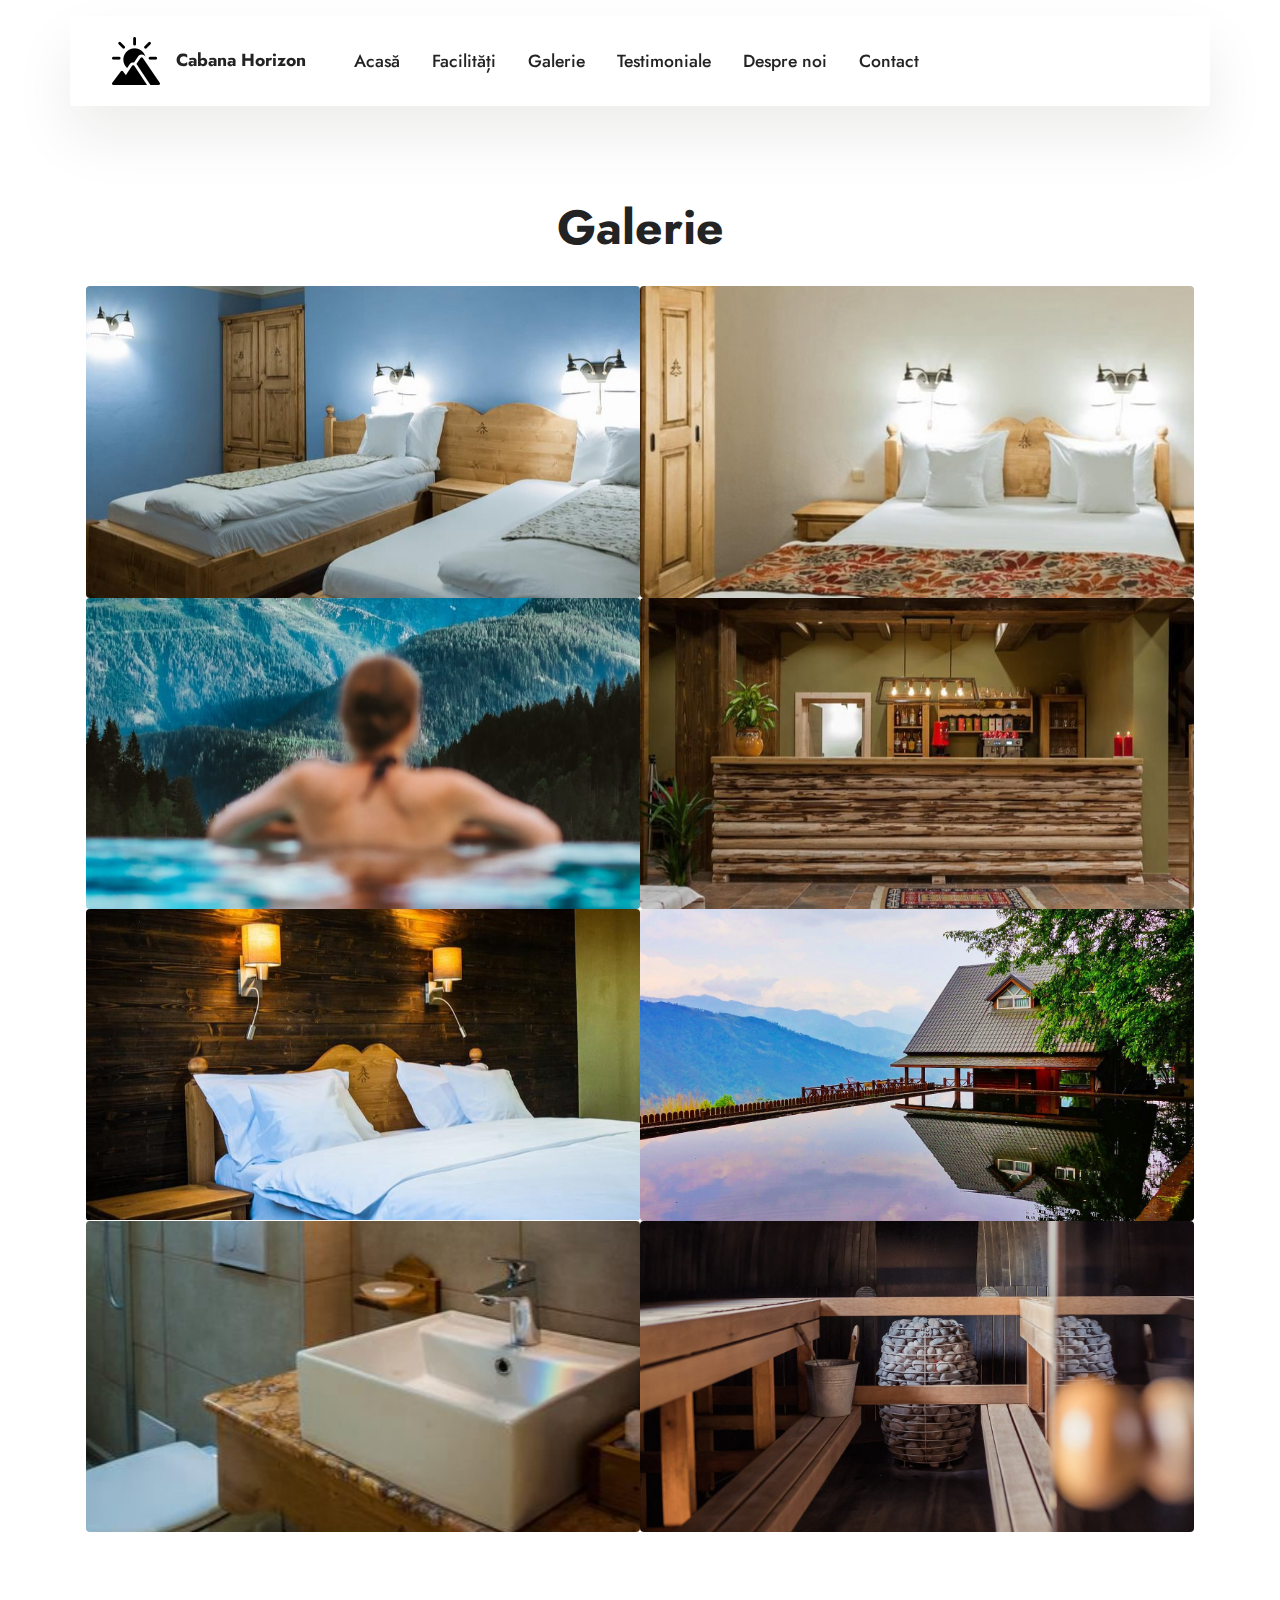
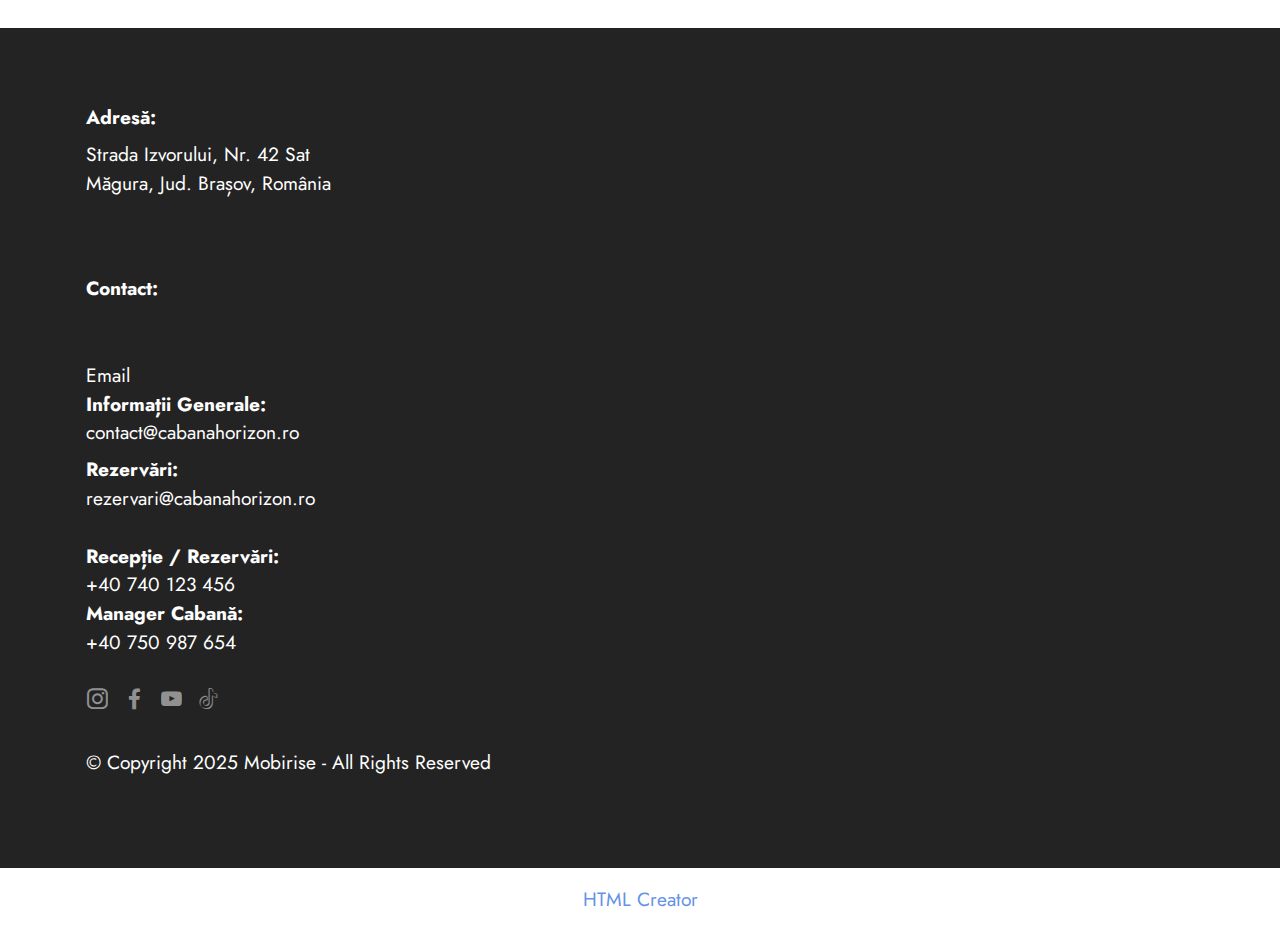
<file: page3.html>
<!DOCTYPE html>
<html lang="ro">
<head>
  <meta name="description" content="Cabana Horizon - Cazare și relaxare la munte.">
    <meta name="keywords" content="cazare, munte, vacanta, romania">
    <meta name="author" content="Ursutiu Georgiana">
  <meta charset="UTF-8">
  <meta http-equiv="X-UA-Compatible" content="IE=edge">
  <meta name="generator" content="Mobirise v6.1.12, mobirise.com">
  <meta name="viewport" content="width=device-width, initial-scale=1, minimum-scale=1">
  <link rel="shortcut icon" href="assets/images/mountains-96x96.png" type="image/x-icon">
  
  
  <title>Galerie</title>
  <link rel="stylesheet" href="assets/web/assets/mobirise-icons2/mobirise2.css">
  <link rel="stylesheet" href="assets/bootstrap/css/bootstrap.min.css">
  <link rel="stylesheet" href="assets/dropdown/css/style.css">
  <link rel="stylesheet" href="assets/socicon/css/styles.css">
  <link rel="stylesheet" href="assets/theme/css/style.css">
  <link rel="preload" href="https://fonts.googleapis.com/css?family=Jost:100,200,300,400,500,600,700,800,900,100i,200i,300i,400i,500i,600i,700i,800i,900i&display=swap" as="style" onload="this.onload=null;this.rel='stylesheet'">
  <noscript><link rel="stylesheet" href="https://fonts.googleapis.com/css?family=Jost:100,200,300,400,500,600,700,800,900,100i,200i,300i,400i,500i,600i,700i,800i,900i&display=swap"></noscript>
  <link rel="preload" as="style" href="assets/mobirise/css/mbr-additional.css?v=e9ffVq"><link rel="stylesheet" href="assets/mobirise/css/mbr-additional.css?v=e9ffVq" type="text/css">

  
  
  
</head>
<body>
  
  <div data-bs-version="5.1" class="menu menu1 cid-v8AtMrG2HP" id="menu01-h">
    

    <nav class="navbar navbar-dropdown navbar-fixed-top navbar-expand-lg">
        <div class="container">
            <div class="navbar-brand">
                <span class="navbar-logo">
                    <a href="index.html">
                        <img src="assets/images/mountains-96x96.png" alt="Mobirise Website Builder" style="height: 3rem;">
                    </a>
                </span>
                <span class="navbar-caption-wrap"><a class="navbar-caption text-black text-primary display-4" href="index.html">Cabana Horizon</a></span>
            </div>
            <button class="navbar-toggler" type="button" data-toggle="collapse" data-bs-toggle="collapse" data-target="#navbarSupportedContent" data-bs-target="#navbarSupportedContent" aria-controls="navbarSupportedContent" aria-expanded="false" aria-label="Toggle navigation">
                <span class="hamburger">
                    <span></span>
                    <span></span>
                    <span></span>
                    <span></span>
                </span>
            </button>
            <div class="collapse navbar-collapse" id="navbarSupportedContent">
                <ul class="navbar-nav nav-dropdown nav-right" data-app-modern-menu="true"><li class="nav-item">
                        <a class="nav-link link text-black text-primary display-4" href="index.html">Acasă</a>
                    </li>
                    
                    <li class="nav-item">
                        <a class="nav-link link text-black text-primary display-4" href="page2.html">Facilități</a>
                    </li><li class="nav-item"><a class="nav-link link text-black text-primary display-4" href="page3.html">Galerie</a></li><li class="nav-item"><a class="nav-link link text-black text-primary display-4" href="page5.html">Testimoniale</a></li><li class="nav-item">
                        <a class="nav-link link text-black text-primary display-4" href="page1.html" aria-expanded="false">Despre noi</a>
                    </li><li class="nav-item"><a class="nav-link link text-black text-primary display-4" href="page4.html">Contact</a></li></ul>
                
                
            </div>
        </div>
    </nav>
</div>

<section data-bs-version="5.1" class="gallery1 cid-v8AOhSjmWx" id="gallery1-j">
    
    
    <div class="container">
        <div class="mbr-section-head">
            <h4 class="mbr-section-title mbr-fonts-style align-center mb-0 display-2">
                <strong><br></strong><br><strong>Galerie</strong></h4>
            
        </div>
        <div class="row mt-4">
            <div class="item features-image col-12 col-md-6 col-lg-6">
                <div class="item-wrapper">
                    <div class="item-img">
                        <img src="assets/images/bedroom3-1024x681.jpeg" alt="Cameră twin cu pereți albaștri, două paturi single din lemn masiv și grinzi expuse" data-slide-to="0" data-bs-slide-to="0">
                    </div>
                    
                    
                </div>
            </div><div class="item features-image col-12 col-md-6 col-lg-6">
                <div class="item-wrapper">
                    <div class="item-img">
                        <img src="assets/images/bedroom2-1-1024x681.jpeg" alt="Vedere panoramică spre munți dintr-o piscină infinity exterioară cu o persoană relaxându-se în apă" data-slide-to="1" data-bs-slide-to="1">
                    </div>
                    
                    
                </div>
            </div>
            <div class="item features-image col-12 col-md-6 col-lg-6">
                <div class="item-wrapper">
                    <div class="item-img">
                        <img src="assets/images/am-fost-la-munte-si-mi-a-placut-1108x831.jpeg" alt="Vedere panoramică spre munți dintr-o piscină infinity exterioară cu o persoană relaxându-se în apă" data-slide-to="2" data-bs-slide-to="2">
                    </div>
                    
                    
                </div>
            </div><div class="item features-image col-12 col-md-6 col-lg-6">
                <div class="item-wrapper">
                    <div class="item-img">
                        <img src="assets/images/bar-1024x681.jpeg" alt="Zona de bar și recepție a pensiunii, decorată cu bușteni neșlefuiți, tavan din lemn și iluminat ambiental" data-slide-to="3" data-bs-slide-to="3">
                    </div>
                    
                    
                </div>
            </div>
            <div class="item features-image col-12 col-md-6 col-lg-6">
                <div class="item-wrapper">
                    <div class="item-img">
                        <img src="assets/images/bedroom9-1024x681.jpeg" alt="Dormitor matrimonial rustic cu pereți din lemn închis la culoare, iluminat cald și lenjerie albă impecabilă" data-slide-to="4" data-bs-slide-to="4">
                    </div>
                    
                    
                </div>
            </div><div class="item features-image col-12 col-md-6 col-lg-6">
                <div class="item-wrapper">
                    <div class="item-img">
                        <img src="assets/images/pool4-1920x1080.jpeg" alt="Piscină infinity exterioară care reflectă o cabană rustică, cu vedere panoramică spre munții albaștri" data-slide-to="5" data-bs-slide-to="5">
                    </div>
                    
                    
                </div>
            </div>
            <div class="item features-image col-12 col-md-6 col-lg-6">
                <div class="item-wrapper">
                    <div class="item-img">
                        <img src="assets/images/bathroom4-511x768.jpeg" alt="Baie modernă cu accente rustice, cabină de duș din sticlă, chiuvetă pe blat de lemn și oglindă sculptată" title="" data-slide-to="6" data-bs-slide-to="6">
                    </div>
                    
                    
                </div>
            </div><div class="item features-image col-12 col-md-6 col-lg-6">
                <div class="item-wrapper">
                    <div class="item-img">
                        <img src="assets/images/spa-1920x1280.jpeg" alt="Interior de saună tip butoi cu sobă încărcată cu pietre și bănci de lemn pentru relaxare" title="" data-slide-to="7" data-bs-slide-to="7">
                    </div>
                    
                    
                </div>
            </div>
        </div>
    </div>
</section>

<div data-bs-version="5.1" class="footer6 cid-v8AuZSgq6I" id="footer6-i">

    

    

    <div class="container">
        <div class="row content mbr-white">
            <div class="col-12 col-md-3 mbr-fonts-style display-7">
                <h3 class="mbr-section-subtitle mbr-fonts-style mb-2 display-7">
                    <strong>Adresă:</strong></h3>
                <p class="mbr-text mbr-fonts-style display-7">Strada Izvorului, Nr. 42 Sat Măgura, Jud. Brașov, România</p> <br>
                <h3 class="mbr-section-subtitle mbr-fonts-style mb-2 mt-4 display-7">
                    <strong>Contact:</strong><br><strong><br></strong><strong><br></strong>Email<br><strong>Informații Generale: </strong>contact@cabanahorizon.ro
                </h3>
                <p class="mbr-text mbr-fonts-style mb-4 display-7"><strong>
                    Rezervări:</strong> rezervari@cabanahorizon.ro<br><br><strong>Recepție / Rezervări: </strong><br>+40 740 123 456<br><strong>Manager Cabană:</strong><br> +40 750 987 654
                </p>
            </div>
            <div class="col-12 col-md-3 mbr-fonts-style display-7">
                </div>
            <div class="col-12 col-md-6">
                 <div class="google-map"><iframe style="border:0" src="https://www.google.com/maps/embed?pb=!1m18!1m12!1m3!1d89245.21660651304!2d25.514061379437745!3d45.652568479117186!2m3!1f0!2f0!3f0!3m2!1i1024!2i768!4f13.1!3m3!1m2!1s0x40b35b862aa214f1%3A0x6cf5f2ef54391e0f!2zQnJhyJlvdg!5e0!3m2!1sro!2sro!4v1768681881035!5m2!1sro!2sro" allowfullscreen=""></iframe></div>
            </div>
            <div class="col-md-6">
                <div class="social-list align-left">
                    <div class="soc-item">
                        <a href="https://www.instagram.com/p/DRx-6JzD7q2/?igsh=MWFhNjlneTJuNjd3eg==" target="_blank">
                            <span class="mbr-iconfont mbr-iconfont-social socicon-instagram socicon"></span>
                        </a>
                    </div>
                    <div class="soc-item">
                        <a href="https://www.facebook.com/share/v/1AKnzsGmJk/?mibextid=wwXIfr" target="_blank">
                            <span class="mbr-iconfont mbr-iconfont-social socicon-facebook socicon"></span>
                        </a>
                    </div>
                    <div class="soc-item">
                        <a href="https://youtube.com/shorts/-fUTLzalFgQ?si=RD5aJ-lbd2DcDcFy" target="_blank">
                            <span class="mbr-iconfont mbr-iconfont-social socicon-youtube socicon"></span>
                        </a>
                    </div>
                    <div class="soc-item">
                        <a href="https://vm.tiktok.com/ZNRkbLrem/" target="_blank">
                            <span class="mbr-iconfont mbr-iconfont-social socicon-tiktok socicon"></span>
                        </a>
                    </div>
                    
                    
                </div>
            </div>
        </div>
        <div class="footer-lower">
            <div class="media-container-row">
                <div class="col-sm-12">
                    <hr>
                </div>
            </div>
            <div class="col-sm-12 copyright pl-0">
                <p class="mbr-text mbr-fonts-style mbr-white display-7">
                    © Copyright 2025 Mobirise - All Rights Reserved
                </p>
            </div>
        </div>
    </div>
</div>
<div class="display-7" style="padding: 0;align-items: center;justify-content: center;flex-wrap: wrap;    align-content: center;display: flex;position: relative;height: 4rem;"><a href="https://mobiri.se/4436004" style="flex: 1 1;height: 4rem;position: absolute;width: 100%;z-index: 1;"><img alt="" style="height: 4rem;" src="[data-uri]"></a><p style="margin: 0;text-align: center;" class="display-7">‌</p><a style="z-index:1" href="https://mobirise.com/html-builder.html">HTML Creator</a></div><script src="assets/bootstrap/js/bootstrap.bundle.min.js"></script>  <script src="assets/smoothscroll/smooth-scroll.js"></script>  <script src="assets/ytplayer/index.js"></script>  <script src="assets/dropdown/js/navbar-dropdown.js"></script>  <script src="assets/theme/js/script.js"></script>  
  
  
</body>
</html>
</file>
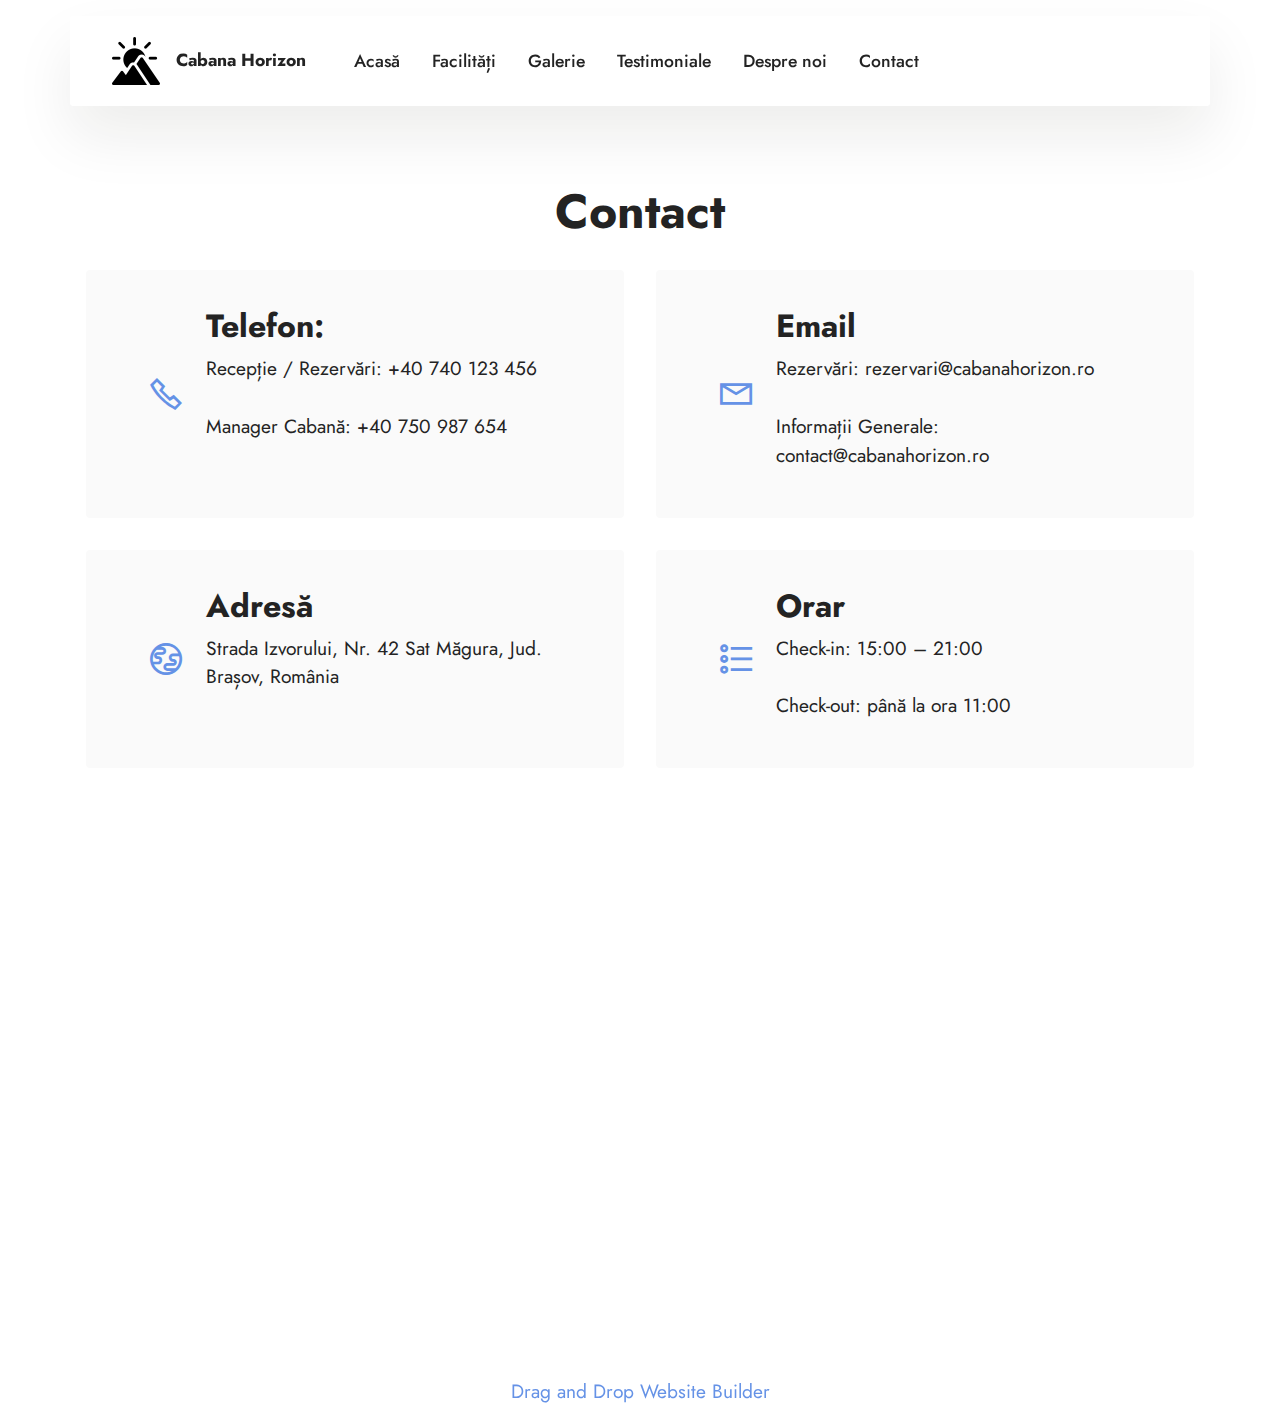
<file: page4.html>
<!DOCTYPE html>
<html lang="ro">
<head>
  <meta charset="UTF-8">
  <meta http-equiv="X-UA-Compatible" content="IE=edge">
  <meta name="generator" content="Mobirise v6.1.12, mobirise.com">
  <meta name="viewport" content="width=device-width, initial-scale=1, minimum-scale=1">
  <link rel="shortcut icon" href="assets/images/mountains-96x96.png" type="image/x-icon">
  
  <meta name="description" content="Contact Cabana Horizon. Informații despre locație, telefon, email și orar pentru rezervări.">
  <meta name="keywords" content="contact, cabana, munte, rezervari, email, telefon">
  <meta name="author" content="Ursutiu Georgiana">
  
  <title>Contact</title>
  <link rel="stylesheet" href="assets/web/assets/mobirise-icons2/mobirise2.css">
  <link rel="stylesheet" href="assets/bootstrap/css/bootstrap.min.css">
  <link rel="stylesheet" href="assets/dropdown/css/style.css">
  <link rel="stylesheet" href="assets/theme/css/style.css">
  <link rel="preload" href="https://fonts.googleapis.com/css?family=Jost:100,200,300,400,500,600,700,800,900,100i,200i,300i,400i,500i,600i,700i,800i,900i&display=swap" as="style" onload="this.onload=null;this.rel='stylesheet'">
  <noscript><link rel="stylesheet" href="https://fonts.googleapis.com/css?family=Jost:100,200,300,400,500,600,700,800,900,100i,200i,300i,400i,500i,600i,700i,800i,900i&display=swap"></noscript>
  <link rel="preload" as="style" href="assets/mobirise/css/mbr-additional.css?v=L5d5hi"><link rel="stylesheet" href="assets/mobirise/css/mbr-additional.css?v=L5d5hi" type="text/css">

  
  
  
</head>
<body>
  
  <div data-bs-version="5.1" class="menu menu1 cid-v8AtMrG2HP" id="menu01-k">
    

    <nav class="navbar navbar-dropdown navbar-fixed-top navbar-expand-lg">
        <div class="container">
            <div class="navbar-brand">
                <span class="navbar-logo">
                    <a href="index.html">
                        <img src="assets/images/mountains-96x96.png" alt="Mobirise Website Builder" style="height: 3rem;">
                    </a>
                </span>
                <span class="navbar-caption-wrap"><a class="navbar-caption text-black text-primary display-4" href="index.html">Cabana Horizon</a></span>
            </div>
            <button class="navbar-toggler" type="button" data-toggle="collapse" data-bs-toggle="collapse" data-target="#navbarSupportedContent" data-bs-target="#navbarSupportedContent" aria-controls="navbarSupportedContent" aria-expanded="false" aria-label="Toggle navigation">
                <span class="hamburger">
                    <span></span>
                    <span></span>
                    <span></span>
                    <span></span>
                </span>
            </button>
            <div class="collapse navbar-collapse" id="navbarSupportedContent">
                <ul class="navbar-nav nav-dropdown nav-right" data-app-modern-menu="true"><li class="nav-item">
                        <a class="nav-link link text-black text-primary display-4" href="index.html">Acasă</a>
                    </li>
                    
                    <li class="nav-item">
                        <a class="nav-link link text-black text-primary display-4" href="page2.html">Facilități</a>
                    </li><li class="nav-item"><a class="nav-link link text-black text-primary display-4" href="page3.html">Galerie</a></li><li class="nav-item"><a class="nav-link link text-black text-primary display-4" href="page5.html">Testimoniale</a></li><li class="nav-item">
                        <a class="nav-link link text-black text-primary display-4" href="page1.html" aria-expanded="false">Despre noi</a>
                    </li><li class="nav-item"><a class="nav-link link text-black text-primary display-4" href="page4.html">Contact</a></li></ul>
                
                
            </div>
        </div>
    </nav>
</div>

<section data-bs-version="5.1" class="contacts2 cid-v8ARnXlCNx" id="contacts2-m">
    <div class="container">
        <div class="mbr-section-head">
            <h2 class="mbr-section-title mbr-fonts-style align-center mb-0 display-2">
                <strong><br></strong><br><strong>Contact</strong></h2>
            
        </div>
        <div class="row justify-content-center mt-4">
            <div class="card col-12 col-md-6">
                <div class="card-wrapper">
                    <div class="image-wrapper">
                        <span class="mbr-iconfont mobi-mbri-phone mobi-mbri"></span>
                    </div>
                    <div class="text-wrapper">
                        <h3 class="card-title mbr-fonts-style mb-1 display-5"><strong>Telefon:</strong><strong><br></strong></h3>
                        <p class="mbr-text mbr-fonts-style display-7">Recepție / Rezervări: +40 740 123 456<br><br>Manager Cabană: +40 750 987 654</p>
                    </div>
                </div>
            </div>
            <div class="card col-12 col-md-6">
                <div class="card-wrapper">
                    <div class="image-wrapper">
                        <span class="mbr-iconfont mobi-mbri-letter mobi-mbri"></span>
                    </div>
                    <div class="text-wrapper">
                        <h3 class="card-title mbr-fonts-style mb-1 display-5">
                            <strong>Email</strong>
                        </h3>
                        <p class="mbr-text mbr-fonts-style display-7">Rezervări: rezervari@cabanahorizon.ro<br><br>Informații Generale: contact@cabanahorizon.ro</p>
                    </div>
                </div>
            </div>
            <div class="card col-12 col-md-6">
                <div class="card-wrapper">
                    <div class="image-wrapper">
                        <span class="mbr-iconfont mobi-mbri-globe mobi-mbri"></span>
                    </div>
                    <div class="text-wrapper">
                        <h3 class="card-title mbr-fonts-style mb-1 display-5">
                            <strong>Adresă</strong></h3>
                        <p class="mbr-text mbr-fonts-style display-7">
                            Strada Izvorului, Nr. 42 Sat Măgura, Jud. Brașov, România
                        </p>
                    </div>
                </div>
            </div>
            <div class="card col-12 col-md-6">
                <div class="card-wrapper">
                    <div class="image-wrapper">
                        <span class="mbr-iconfont mobi-mbri-bulleted-list mobi-mbri"></span>
                    </div>
                    <div class="text-wrapper">
                        <h3 class="card-title mbr-fonts-style mb-1 display-5"><strong>Orar</strong></h3>
                        <p class="mbr-text mbr-fonts-style display-7">Check-in: 15:00 – 21:00<br><br>Check-out: până la ora 11:00</p>
                    </div>
                </div>
            </div>
        </div>
    </div>
</section>

<div data-bs-version="5.1" class="map2 cid-v8ARonyVhC" id="map2-n">
    
    
    <div>
        <div class="google-map"><iframe style="border:0" src="https://www.google.com/maps/embed?pb=!1m18!1m12!1m3!1d89245.21660651304!2d25.514061379437745!3d45.652568479117186!2m3!1f0!2f0!3f0!3m2!1i1024!2i768!4f13.1!3m3!1m2!1s0x40b35b862aa214f1%3A0x6cf5f2ef54391e0f!2zQnJhyJlvdg!5e0!3m2!1sro!2sro!4v1768681881035!5m2!1sro!2sro" allowfullscreen=""></iframe></div>
    </div>
</div>
<div class="display-7" style="padding: 0;align-items: center;justify-content: center;flex-wrap: wrap;    align-content: center;display: flex;position: relative;height: 4rem;"><a href="https://mobiri.se/4436004" style="flex: 1 1;height: 4rem;position: absolute;width: 100%;z-index: 1;"><img alt="" style="height: 4rem;" src="[data-uri]"></a><p style="margin: 0;text-align: center;" class="display-7">‌</p><a style="z-index:1" href="https://mobirise.com/drag-drop-website-builder.html">Drag and Drop Website Builder</a></div><script src="assets/bootstrap/js/bootstrap.bundle.min.js"></script>  <script src="assets/smoothscroll/smooth-scroll.js"></script>  <script src="assets/ytplayer/index.js"></script>  <script src="assets/dropdown/js/navbar-dropdown.js"></script>  <script src="assets/theme/js/script.js"></script>  
  
  
</body>
</html>
</file>
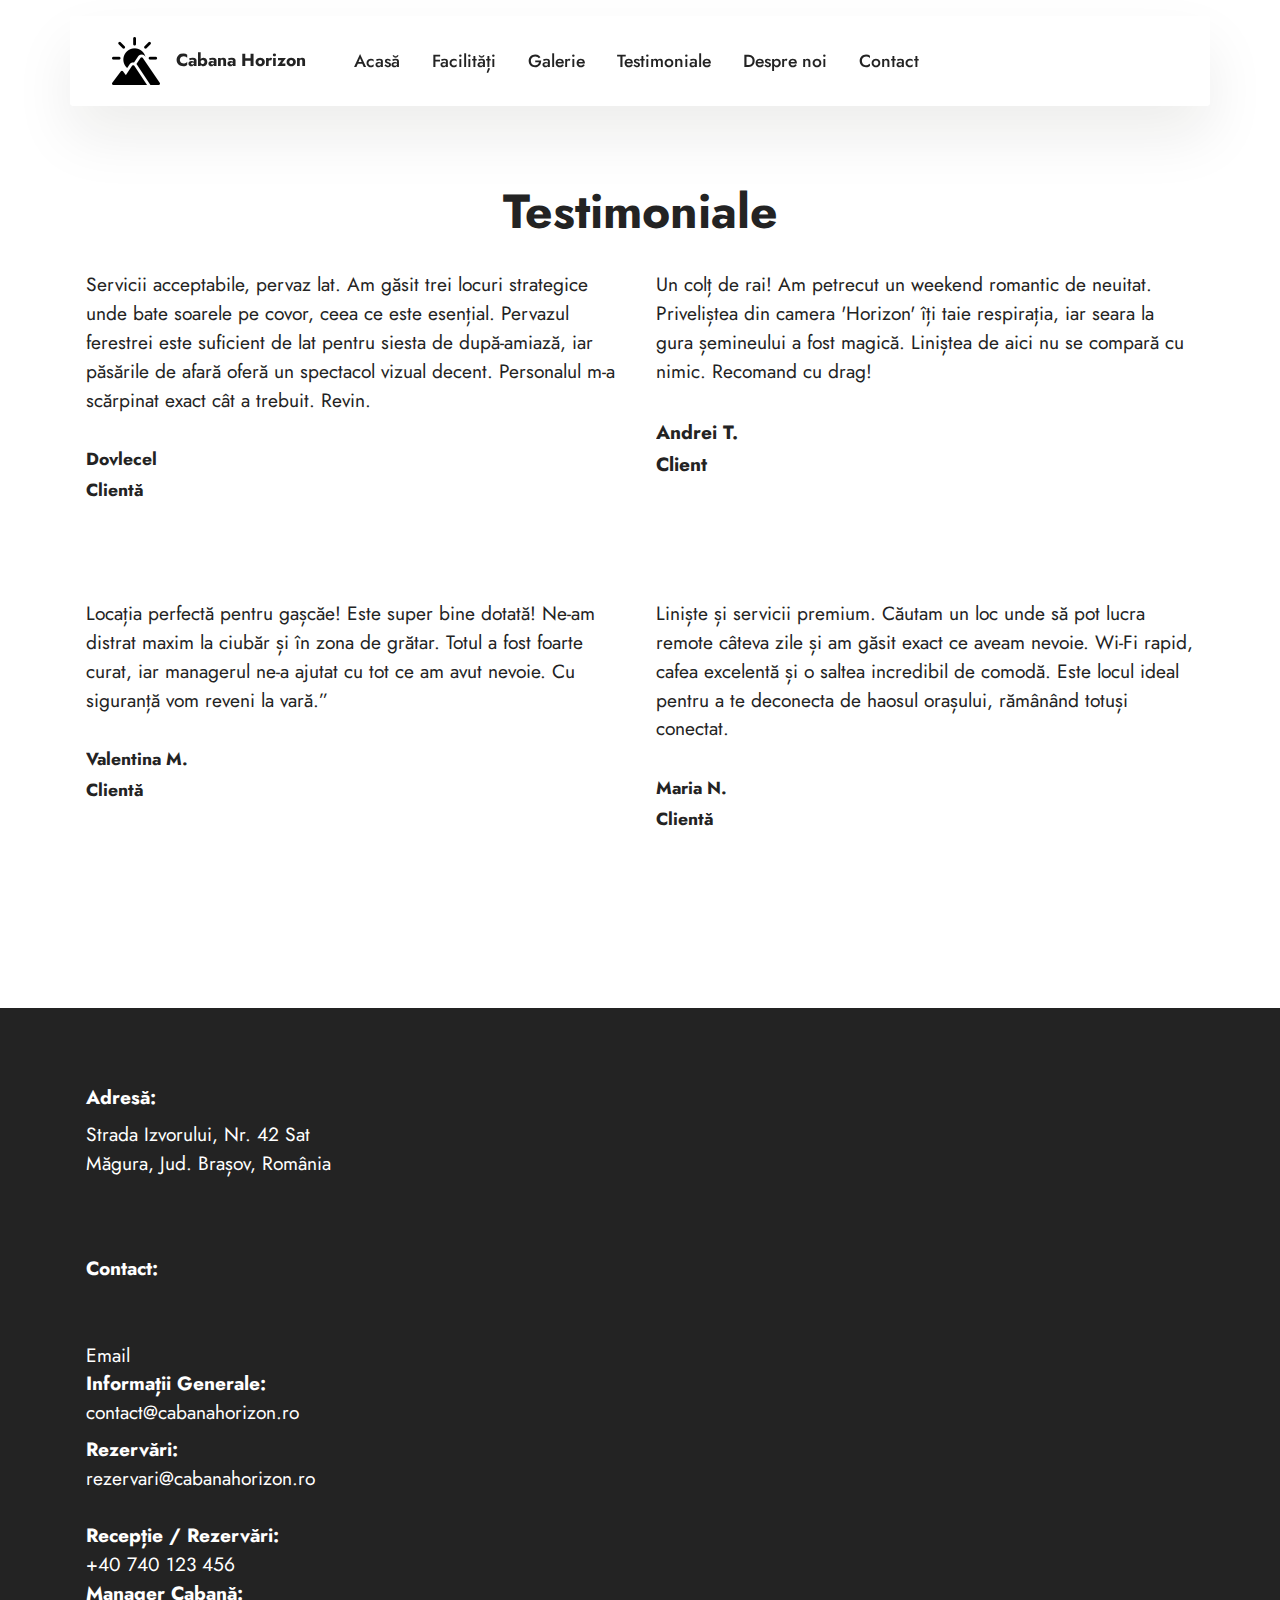
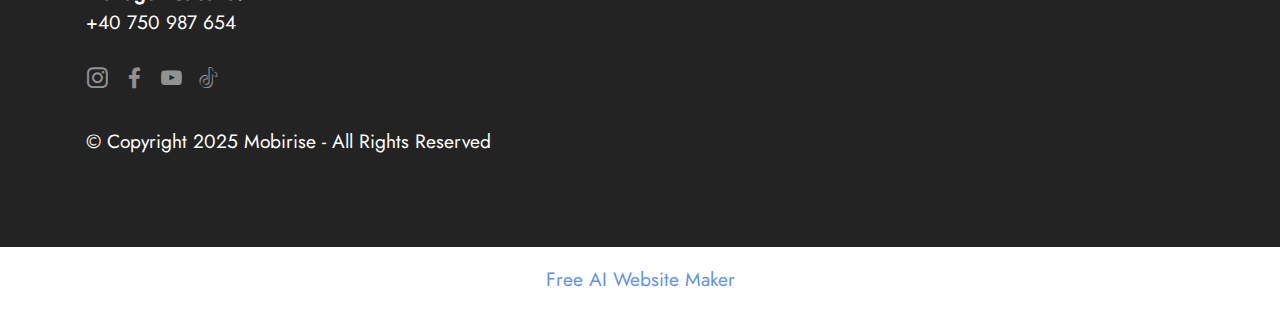
<file: page5.html>
<!DOCTYPE html>
<html lang="ro">
<head>
    <meta name="description" content="Cabana Horizon - Cazare și relaxare la munte.">
    <meta name="keywords" content="cazare, munte, vacanta, romania">
    <meta name="author" content="Ursutiu Georgiana">
  <meta charset="UTF-8">
  <meta http-equiv="X-UA-Compatible" content="IE=edge">
  <meta name="generator" content="Mobirise v6.1.12, mobirise.com">
  <meta name="viewport" content="width=device-width, initial-scale=1, minimum-scale=1">
  <link rel="shortcut icon" href="assets/images/mountains-96x96.png" type="image/x-icon">
  
  
  <title>Testimoniale</title>
  <link rel="stylesheet" href="assets/web/assets/mobirise-icons2/mobirise2.css">
  <link rel="stylesheet" href="assets/bootstrap/css/bootstrap.min.css">
  <link rel="stylesheet" href="assets/dropdown/css/style.css">
  <link rel="stylesheet" href="assets/socicon/css/styles.css">
  <link rel="stylesheet" href="assets/theme/css/style.css">
  <link rel="preload" href="https://fonts.googleapis.com/css?family=Jost:100,200,300,400,500,600,700,800,900,100i,200i,300i,400i,500i,600i,700i,800i,900i&display=swap" as="style" onload="this.onload=null;this.rel='stylesheet'">
  <noscript><link rel="stylesheet" href="https://fonts.googleapis.com/css?family=Jost:100,200,300,400,500,600,700,800,900,100i,200i,300i,400i,500i,600i,700i,800i,900i&display=swap"></noscript>
  <link rel="preload" as="style" href="assets/mobirise/css/mbr-additional.css?v=4ARCyt"><link rel="stylesheet" href="assets/mobirise/css/mbr-additional.css?v=4ARCyt" type="text/css">

  
  
  
</head>
<body>
  
  <div data-bs-version="5.1" class="menu menu1 cid-v8AtMrG2HP" id="menu01-o">
    

    <nav class="navbar navbar-dropdown navbar-fixed-top navbar-expand-lg">
        <div class="container">
            <div class="navbar-brand">
                <span class="navbar-logo">
                    <a href="index.html">
                        <img src="assets/images/mountains-96x96.png" alt="Mobirise Website Builder" style="height: 3rem;">
                    </a>
                </span>
                <span class="navbar-caption-wrap"><a class="navbar-caption text-black text-primary display-4" href="index.html">Cabana Horizon</a></span>
            </div>
            <button class="navbar-toggler" type="button" data-toggle="collapse" data-bs-toggle="collapse" data-target="#navbarSupportedContent" data-bs-target="#navbarSupportedContent" aria-controls="navbarSupportedContent" aria-expanded="false" aria-label="Toggle navigation">
                <span class="hamburger">
                    <span></span>
                    <span></span>
                    <span></span>
                    <span></span>
                </span>
            </button>
            <div class="collapse navbar-collapse" id="navbarSupportedContent">
                <ul class="navbar-nav nav-dropdown nav-right" data-app-modern-menu="true"><li class="nav-item">
                        <a class="nav-link link text-black text-primary display-4" href="index.html">Acasă</a>
                    </li>
                    
                    <li class="nav-item">
                        <a class="nav-link link text-black text-primary display-4" href="page2.html">Facilități</a>
                    </li><li class="nav-item"><a class="nav-link link text-black text-primary display-4" href="page3.html">Galerie</a></li><li class="nav-item"><a class="nav-link link text-black text-primary display-4" href="page5.html">Testimoniale</a></li><li class="nav-item">
                        <a class="nav-link link text-black text-primary display-4" href="page1.html" aria-expanded="false">Despre noi</a>
                    </li><li class="nav-item"><a class="nav-link link text-black text-primary display-4" href="page4.html">Contact</a></li></ul>
                
                
            </div>
        </div>
    </nav>
</div>

<section data-bs-version="5.1" class="testimonials2 cid-v8AZYcjVKN" id="testimonials2-t">
    
    
    
    
    <div class="container">
        <h3 class="mbr-section-title mbr-fonts-style align-center mb-4 display-2">
            <strong><br></strong><br><strong>Testimoniale</strong></h3>
        <div class="row justify-content-center">
            <div class="item features-without-image mb-5 col-12 col-md-6">
                <div class="item-wrapper">
                    <p class="mbr-text mbr-fonts-style mb-4 display-7">Servicii acceptabile, pervaz lat. Am găsit trei locuri strategice unde bate soarele pe covor, ceea ce este esențial. Pervazul ferestrei este suficient de lat pentru siesta de după-amiază, iar păsările de afară oferă un spectacol vizual decent. Personalul m-a scărpinat exact cât a trebuit. Revin.</p>
                    <div class="d-flex mb-md-0 mb-4">
                        <div class="text-wrapper">
                            <p class="name mbr-fonts-style mb-1 display-4"><strong>Dovlecel</strong></p>
                            <p class="position mbr-fonts-style display-4">
                                <strong>Clientă</strong></p>
                        </div>
                    </div>
                </div>
            </div>
            <div class="item features-without-image mb-5 col-12 col-md-6">
                <div class="item-wrapper">
                    <p class="mbr-text mbr-fonts-style mb-4 display-7">Un colț de rai! Am petrecut un weekend romantic de neuitat. Priveliștea din camera 'Horizon' îți taie respirația, iar seara la gura șemineului a fost magică. Liniștea de aici nu se compară cu nimic. Recomand cu drag!</p>
                    <div class="d-flex mb-md-0 mb-4">
                        <div class="text-wrapper">
                            <p class="name mbr-fonts-style mb-1 display-7"><strong>Andrei T.</strong></p>
                            <p class="position mbr-fonts-style display-7">
                                <strong>Client</strong>
                            </p>
                        </div>
                    </div>
                </div>
            </div>
            <div class="item features-without-image mb-5 col-12 col-md-6">
                <div class="item-wrapper">
                    <p class="mbr-text mbr-fonts-style mb-4 display-7">Locația perfectă pentru gașcăe! Este super bine dotată! Ne-am distrat maxim la ciubăr și în zona de grătar. Totul a fost foarte curat, iar managerul ne-a ajutat cu tot ce am avut nevoie. Cu siguranță vom reveni la vară.” </p>
                    <div class="d-flex mb-md-0 mb-4">
                        <div class="text-wrapper">
                            <p class="name mbr-fonts-style mb-1 display-4"><strong>Valentina M.</strong></p>
                            <p class="position mbr-fonts-style display-4">
                                <strong>Clientă</strong></p>
                        </div>
                    </div>
                </div>
            </div>
            <div class="item features-without-image mb-5 col-12 col-md-6">
                <div class="item-wrapper">
                    <p class="mbr-text mbr-fonts-style mb-4 display-7">Liniște și servicii premium. Căutam un loc unde să pot lucra remote câteva zile și am găsit exact ce aveam nevoie. Wi-Fi rapid, cafea excelentă și o saltea incredibil de comodă. Este locul ideal pentru a te deconecta de haosul orașului, rămânând totuși conectat.</p>
                    <div class="d-flex mb-md-0 mb-4">
                        <div class="text-wrapper">
                            <p class="name mbr-fonts-style mb-1 display-4"><strong>Maria N.</strong></p>
                            <p class="position mbr-fonts-style display-4">
                                <strong>Clientă</strong></p>
                        </div>
                    </div>
                </div>
            </div>
        </div>
    </div>
</section>

<div data-bs-version="5.1" class="footer6 cid-v8AuZSgq6I" id="footer6-p">

    

    

    <div class="container">
        <div class="row content mbr-white">
            <div class="col-12 col-md-3 mbr-fonts-style display-7">
                <h3 class="mbr-section-subtitle mbr-fonts-style mb-2 display-7">
                    <strong>Adresă:</strong></h3>
                <p class="mbr-text mbr-fonts-style display-7">Strada Izvorului, Nr. 42 Sat Măgura, Jud. Brașov, România</p> <br>
                <h3 class="mbr-section-subtitle mbr-fonts-style mb-2 mt-4 display-7">
                    <strong>Contact:</strong><br><strong><br></strong><strong><br></strong>Email<br><strong>Informații Generale: </strong>contact@cabanahorizon.ro
                </h3>
                <p class="mbr-text mbr-fonts-style mb-4 display-7"><strong>
                    Rezervări:</strong> rezervari@cabanahorizon.ro<br><br><strong>Recepție / Rezervări: </strong><br>+40 740 123 456<br><strong>Manager Cabană:</strong><br> +40 750 987 654
                </p>
            </div>
            <div class="col-12 col-md-3 mbr-fonts-style display-7">
                 </div>
            <div class="col-12 col-md-6">
                <div class="google-map"><iframe style="border:0" src="https://www.google.com/maps/embed?pb=!1m18!1m12!1m3!1d89245.21660651304!2d25.514061379437745!3d45.652568479117186!2m3!1f0!2f0!3f0!3m2!1i1024!2i768!4f13.1!3m3!1m2!1s0x40b35b862aa214f1%3A0x6cf5f2ef54391e0f!2zQnJhyJlvdg!5e0!3m2!1sro!2sro!4v1768681881035!5m2!1sro!2sro" allowfullscreen=""></iframe></div>
            </div>
            <div class="col-md-6">
                <div class="social-list align-left">
                    <div class="soc-item">
                        <a href="https://www.instagram.com/p/DRx-6JzD7q2/?igsh=MWFhNjlneTJuNjd3eg==" target="_blank">
                            <span class="mbr-iconfont mbr-iconfont-social socicon-instagram socicon"></span>
                        </a>
                    </div>
                    <div class="soc-item">
                        <a href="https://www.facebook.com/share/v/1AKnzsGmJk/?mibextid=wwXIfr" target="_blank">
                            <span class="mbr-iconfont mbr-iconfont-social socicon-facebook socicon"></span>
                        </a>
                    </div>
                    <div class="soc-item">
                        <a href="https://youtube.com/shorts/-fUTLzalFgQ?si=RD5aJ-lbd2DcDcFy" target="_blank">
                            <span class="mbr-iconfont mbr-iconfont-social socicon-youtube socicon"></span>
                        </a>
                    </div>
                    <div class="soc-item">
                        <a href="https://vm.tiktok.com/ZNRkbLrem/" target="_blank">
                            <span class="mbr-iconfont mbr-iconfont-social socicon-tiktok socicon"></span>
                        </a>
                    </div>
                    
                    
                </div>
            </div>
        </div>
        <div class="footer-lower">
            <div class="media-container-row">
                <div class="col-sm-12">
                    <hr>
                </div>
            </div>
            <div class="col-sm-12 copyright pl-0">
                <p class="mbr-text mbr-fonts-style mbr-white display-7">
                    © Copyright 2025 Mobirise - All Rights Reserved
                </p>
            </div>
        </div>
    </div>
</div>
<div class="display-7" style="padding: 0;align-items: center;justify-content: center;flex-wrap: wrap;    align-content: center;display: flex;position: relative;height: 4rem;"><a href="https://mobiri.se/4436004" style="flex: 1 1;height: 4rem;position: absolute;width: 100%;z-index: 1;"><img alt="" style="height: 4rem;" src="[data-uri]"></a><p style="margin: 0;text-align: center;" class="display-7">‌</p><a style="z-index:1" href="https://mobirise.com/builder/ai-website-maker.html">Free AI Website Maker</a></div><script src="assets/bootstrap/js/bootstrap.bundle.min.js"></script>  <script src="assets/smoothscroll/smooth-scroll.js"></script>  <script src="assets/ytplayer/index.js"></script>  <script src="assets/dropdown/js/navbar-dropdown.js"></script>  <script src="assets/theme/js/script.js"></script>  
  
  
</body>
</html>
</file>
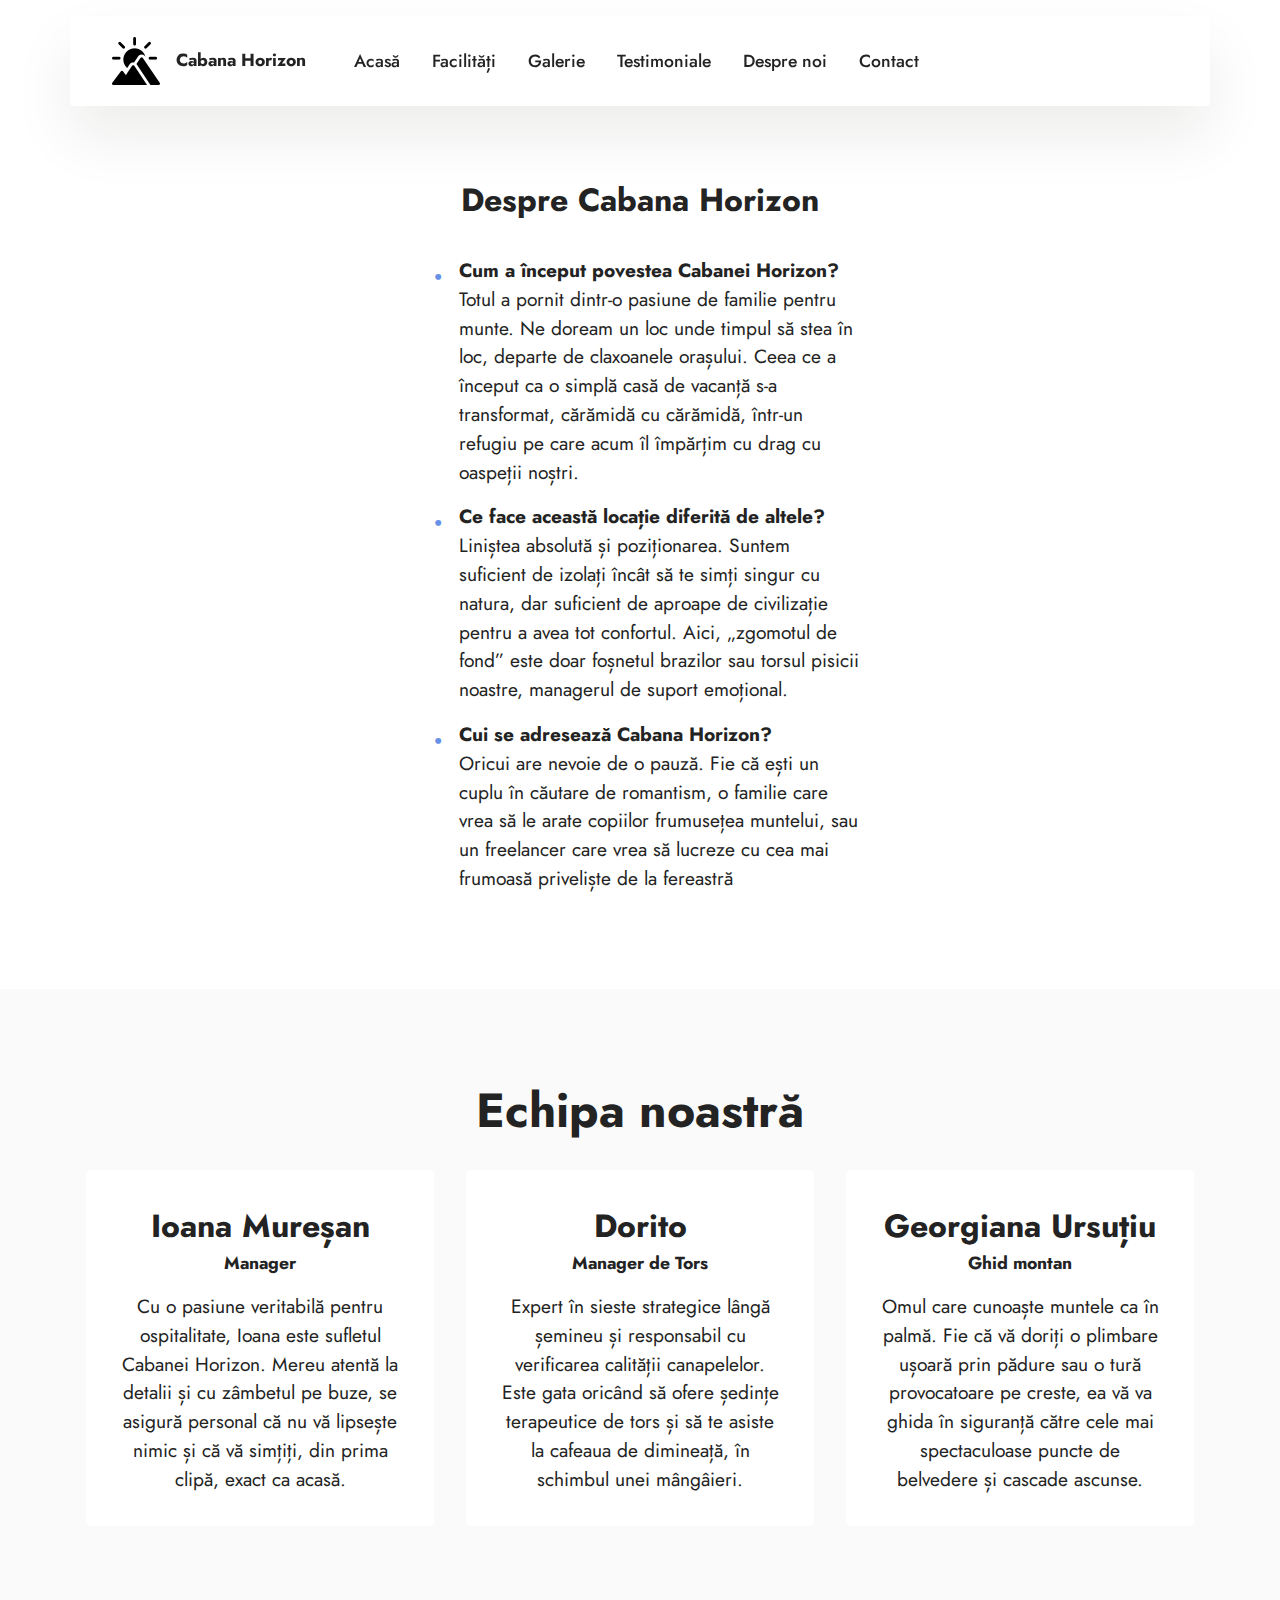
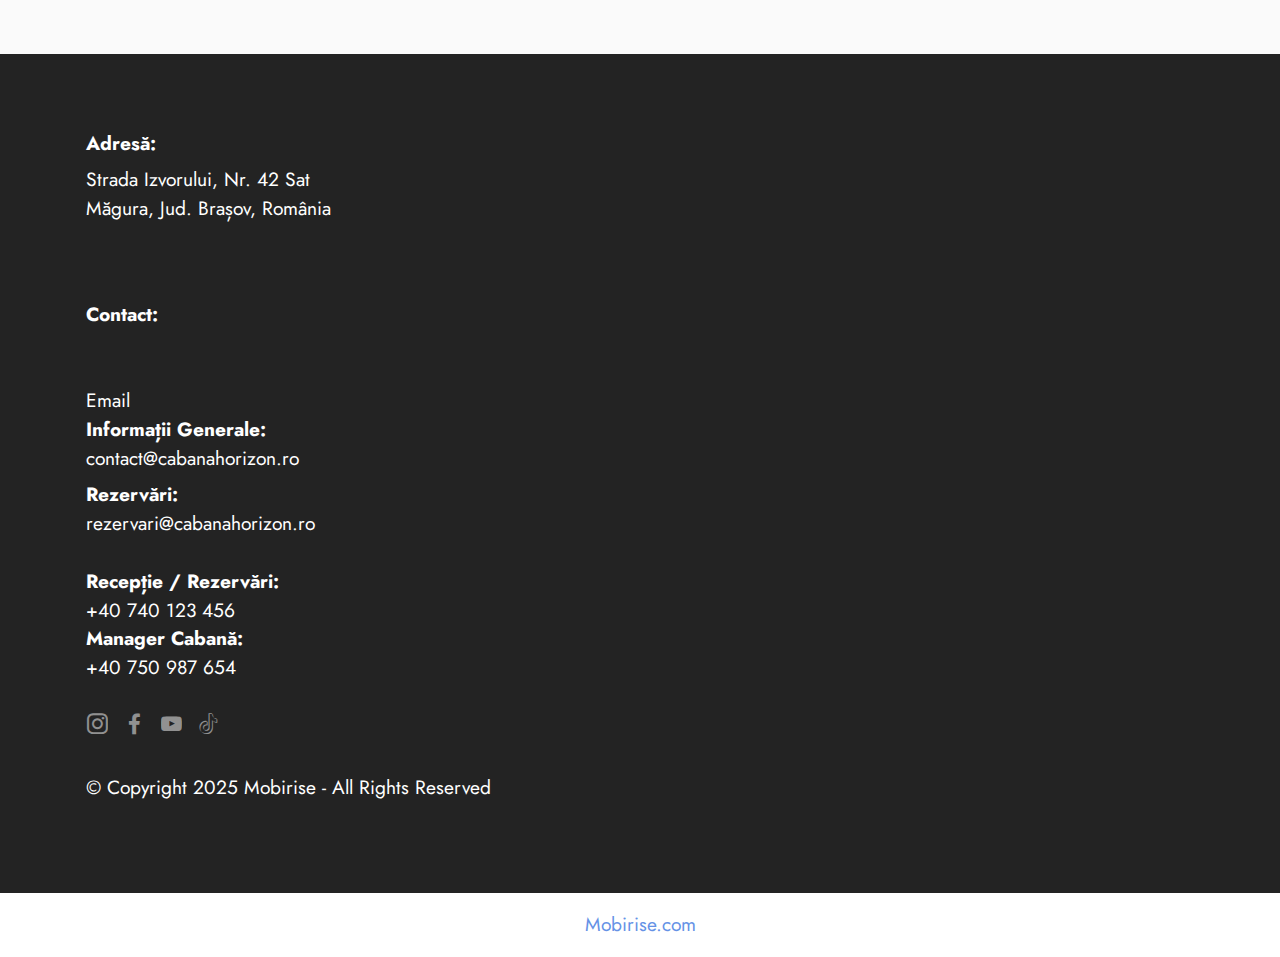
<file: Cabana-horizon-Mobirise/page1.html>
<!DOCTYPE html>
<html lang="ro"  >
<head>
    <meta name="description" content="Cabana Horizon - Cazare și relaxare la munte.">
    <meta name="keywords" content="cazare, munte, vacanta, romania">
    <meta name="author" content="Ursutiu Georgiana">

  <meta charset="UTF-8">
  <meta http-equiv="X-UA-Compatible" content="IE=edge">
  <meta name="generator" content="Mobirise v6.1.12, mobirise.com">
  <meta name="viewport" content="width=device-width, initial-scale=1, minimum-scale=1">
  <link rel="shortcut icon" href="assets/images/mountains-96x96.png" type="image/x-icon">
  <meta name="description" content="">
  
  
  <title>Despre noi</title>
  <link rel="stylesheet" href="assets/web/assets/mobirise-icons2/mobirise2.css">
  <link rel="stylesheet" href="assets/bootstrap/css/bootstrap.min.css">
  <link rel="stylesheet" href="assets/dropdown/css/style.css">
  <link rel="stylesheet" href="assets/socicon/css/styles.css">
  <link rel="stylesheet" href="assets/theme/css/style.css">
  <link rel="preload" href="https://fonts.googleapis.com/css?family=Jost:100,200,300,400,500,600,700,800,900,100i,200i,300i,400i,500i,600i,700i,800i,900i&display=swap" as="style" onload="this.onload=null;this.rel='stylesheet'">
  <noscript><link rel="stylesheet" href="https://fonts.googleapis.com/css?family=Jost:100,200,300,400,500,600,700,800,900,100i,200i,300i,400i,500i,600i,700i,800i,900i&display=swap"></noscript>
  <link rel="preload" as="style" href="assets/mobirise/css/mbr-additional.css?v=OwRbjN"><link rel="stylesheet" href="assets/mobirise/css/mbr-additional.css?v=OwRbjN" type="text/css">

  
  
  
</head>
<body>
  
  <section data-bs-version="5.1" class="menu menu1 cid-v8AtMrG2HP" once="menu" id="menu01-8">
    

    <nav class="navbar navbar-dropdown navbar-fixed-top navbar-expand-lg">
        <div class="container">
            <div class="navbar-brand">
                <span class="navbar-logo">
                    <a href="index.html">
                        <img src="assets/images/mountains-96x96.png" alt="Mobirise Website Builder" style="height: 3rem;">
                    </a>
                </span>
                <span class="navbar-caption-wrap"><a class="navbar-caption text-black text-primary display-4" href="index.html">Cabana Horizon</a></span>
            </div>
            <button class="navbar-toggler" type="button" data-toggle="collapse" data-bs-toggle="collapse" data-target="#navbarSupportedContent" data-bs-target="#navbarSupportedContent" aria-controls="navbarNavAltMarkup" aria-expanded="false" aria-label="Toggle navigation">
                <div class="hamburger">
                    <span></span>
                    <span></span>
                    <span></span>
                    <span></span>
                </div>
            </button>
            <div class="collapse navbar-collapse" id="navbarSupportedContent">
                <ul class="navbar-nav nav-dropdown nav-right" data-app-modern-menu="true"><li class="nav-item">
                        <a class="nav-link link text-black text-primary display-4" href="index.html">Acasă</a>
                    </li>
                    
                    <li class="nav-item">
                        <a class="nav-link link text-black text-primary display-4" href="page2.html">Facilități</a>
                    </li><li class="nav-item"><a class="nav-link link text-black text-primary display-4" href="page3.html">Galerie</a></li><li class="nav-item"><a class="nav-link link text-black text-primary display-4" href="page5.html">Testimoniale</a></li><li class="nav-item">
                        <a class="nav-link link text-black text-primary display-4" href="page1.html" aria-expanded="false">Despre noi</a>
                    </li><li class="nav-item"><a class="nav-link link text-black text-primary display-4" href="page4.html">Contact</a></li></ul>
                
                
            </div>
        </div>
    </nav>
</section>

<section data-bs-version="5.1" class="content13 cid-v8AEEtUNIR" id="content13-b">
    

    
    
    <div class="container">
        <div class="row justify-content-center">
            <div class="col-md-12 col-lg-10">
                <h3 class="mbr-section-title mbr-fonts-style mb-4 display-5"><strong><br></strong><br><strong>Despre Cabana Horizon</strong></h3>
            </div>
        </div>
        <div class="row justify-content-center">
            <div class="col-md-12 col-lg-10">
                <div class="row justify-content-center">
                    <div class="col-12 col-lg-6">
                        <ul class="list mbr-fonts-style display-7">
                            <li><strong>Cum a început povestea Cabanei Horizon?</strong>Totul a pornit dintr-o pasiune de familie pentru munte. Ne doream un loc unde timpul să stea în loc, departe de claxoanele orașului. Ceea ce a început ca o simplă casă de vacanță s-a transformat, cărămidă cu cărămidă, într-un refugiu pe care acum îl împărțim cu drag cu oaspeții noștri.</li>
                            <li><strong>Ce face această locație diferită de altele?</strong><br>Liniștea absolută și poziționarea. Suntem suficient de izolați încât să te simți singur cu natura, dar suficient de aproape de civilizație pentru a avea tot confortul. Aici, „zgomotul de fond” este doar foșnetul brazilor sau torsul pisicii noastre, managerul de suport emoțional.</li>
                            <li><strong>Cui se adresează Cabana Horizon?</strong><br>Oricui are nevoie de o pauză. Fie că ești un cuplu în căutare de romantism, o familie care vrea să le arate copiilor frumusețea muntelui, sau un freelancer care vrea să lucreze cu cea mai frumoasă priveliște de la fereastră</li>
                        </ul>
                    </div>
                    
                </div>
            </div>
        </div>
    </div>
</section>

<section data-bs-version="5.1" class="team1 cid-v8AAseODTj" id="team1-a">
    
    
    <div class="container">
        <div class="row justify-content-center">
            <div class="col-12">
                <h3 class="mbr-section-title mbr-fonts-style align-center mb-4 display-2">
                    <strong>Echipa noastră</strong></h3>
                
            </div>
            <div class="item features-image mb-4 col-12 col-md-4 active">
                <div class="item-wrapper">
                    <div class="content-wrap">
                        <h5 class="mbr-section-title card-title mbr-fonts-style align-center m-0 display-5"><strong>Ioana Mureșan</strong></h5>
                        <h6 class="mbr-role mbr-fonts-style align-center mb-3 display-4">
                            <strong>Manager</strong>
                        </h6>
                        <p class="card-text mbr-fonts-style align-center display-7">
                            Cu o pasiune veritabilă pentru ospitalitate, Ioana este sufletul Cabanei Horizon. Mereu atentă la detalii și cu zâmbetul pe buze, se asigură personal că nu vă lipsește nimic și că vă simțiți, din prima clipă, exact ca acasă.
                        </p>
                    </div>
                </div>
            </div>
            <div class="item features-image mb-4 col-12 col-md-4">
                <div class="item-wrapper">
                   <div class="content-wrap">
                        <h5 class="mbr-section-title card-title mbr-fonts-style align-center m-0 display-5"><strong>Dorito</strong></h5>
                        <h6 class="mbr-role mbr-fonts-style align-center mb-3 display-4"><strong>Manager de Tors</strong></h6>
                        <p class="card-text mbr-fonts-style align-center display-7">Expert în sieste strategice lângă șemineu și responsabil cu verificarea calității canapelelor. Este gata oricând să ofere ședințe terapeutice de tors și să te asiste la cafeaua de dimineață, în schimbul unei mângâieri.</p>
                    </div>
                </div>
            </div>
            <div class="item features-image mb-4 col-12 col-md-4">
                <div class="item-wrapper">
                    <div class="content-wrap">
                        <h5 class="mbr-section-title card-title mbr-fonts-style align-center m-0 display-5">
                            <strong>Georgiana Ursuțiu</strong></h5>
                        <h6 class="mbr-role mbr-fonts-style align-center mb-3 display-4"><strong>Ghid montan</strong></h6>
                        <p class="card-text mbr-fonts-style align-center display-7">
                            Omul care cunoaște muntele ca în palmă. Fie că vă doriți o plimbare ușoară prin pădure sau o tură provocatoare pe creste, ea vă va ghida în siguranță către cele mai spectaculoase puncte de belvedere și cascade ascunse.
                        </p>
                    </div>
                </div>
            </div>
            
            
        </div>
    </div>
</section>

<section data-bs-version="5.1" class="footer6 cid-v8AuZSgq6I" once="footers" id="footer6-9">

    

    

    <div class="container">
        <div class="row content mbr-white">
            <div class="col-12 col-md-3 mbr-fonts-style display-7">
                <h3 class="mbr-section-subtitle mbr-fonts-style mb-2 display-7">
                    <strong>Adresă:</strong></h3>
                <p class="mbr-text mbr-fonts-style display-7">Strada Izvorului, Nr. 42 Sat Măgura, Jud. Brașov, România</p> <br>
                <h3 class="mbr-section-subtitle mbr-fonts-style mb-2 mt-4 display-7">
                    <strong>Contact:</strong><br><strong><br></strong><strong><br></strong>Email<br><strong>Informații Generale: </strong>contact@cabanahorizon.ro
                </h3>
                <p class="mbr-text mbr-fonts-style mb-4 display-7"><strong>
                    Rezervări:</strong> rezervari@cabanahorizon.ro<br><br><strong>Recepție / Rezervări: </strong><br>+40 740 123 456<br><strong>Manager Cabană:</strong><br> +40 750 987 654
                </p>
            </div>
            <div class="col-12 col-md-3 mbr-fonts-style display-7">
                <h3 class="mbr-section-subtitle mbr-fonts-style mb-2 display-7"></h3>
                <ul class="list mbr-fonts-style mb-4 display-4"></ul>
                <h3 class="mbr-section-subtitle mbr-fonts-style mb-2 mt-5 display-7"></h3>
                <p class="mbr-text mbr-fonts-style mb-4 display-7"></p>
            </div>
            <div class="col-12 col-md-6">
                <div class="google-map"><iframe frameborder="0" style="border:0" src="https://www.google.com/maps/embed?pb=!1m18!1m12!1m3!1d89245.21660651304!2d25.514061379437745!3d45.652568479117186!2m3!1f0!2f0!3f0!3m2!1i1024!2i768!4f13.1!3m3!1m2!1s0x40b35b862aa214f1%3A0x6cf5f2ef54391e0f!2zQnJhyJlvdg!5e0!3m2!1sro!2sro!4v1768681881035!5m2!1sro!2sro" allowfullscreen=""></iframe></div>
            </div>
            <div class="col-md-6">
                <div class="social-list align-left">
                    <div class="soc-item">
                        <a href="https://www.instagram.com/p/DRx-6JzD7q2/?igsh=MWFhNjlneTJuNjd3eg==" target="_blank">
                            <span class="mbr-iconfont mbr-iconfont-social socicon-instagram socicon"></span>
                        </a>
                    </div>
                    <div class="soc-item">
                        <a href="https://www.facebook.com/share/v/1AKnzsGmJk/?mibextid=wwXIfr" target="_blank">
                            <span class="mbr-iconfont mbr-iconfont-social socicon-facebook socicon"></span>
                        </a>
                    </div>
                    <div class="soc-item">
                        <a href="https://youtube.com/shorts/-fUTLzalFgQ?si=RD5aJ-lbd2DcDcFy" target="_blank">
                            <span class="mbr-iconfont mbr-iconfont-social socicon-youtube socicon"></span>
                        </a>
                    </div>
                    <div class="soc-item">
                        <a href="https://vm.tiktok.com/ZNRkbLrem/" target="_blank">
                            <span class="mbr-iconfont mbr-iconfont-social socicon-tiktok socicon"></span>
                        </a>
                    </div>
                    
                    
                </div>
            </div>
        </div>
        <div class="footer-lower">
            <div class="media-container-row">
                <div class="col-sm-12">
                    <hr>
                </div>
            </div>
            <div class="col-sm-12 copyright pl-0">
                <p class="mbr-text mbr-fonts-style mbr-white display-7">
                    © Copyright 2025 Mobirise - All Rights Reserved
                </p>
            </div>
        </div>
    </div>
</section><section class="display-7" style="padding: 0;align-items: center;justify-content: center;flex-wrap: wrap;    align-content: center;display: flex;position: relative;height: 4rem;"><a href="https://mobiri.se/4436004" style="flex: 1 1;height: 4rem;position: absolute;width: 100%;z-index: 1;"><img alt="" style="height: 4rem;" src="[data-uri]"></a><p style="margin: 0;text-align: center;" class="display-7">‌</p><a style="z-index:1" href="https://mobirise.com">Mobirise.com </a></section><script src="assets/bootstrap/js/bootstrap.bundle.min.js"></script>  <script src="assets/smoothscroll/smooth-scroll.js"></script>  <script src="assets/ytplayer/index.js"></script>  <script src="assets/dropdown/js/navbar-dropdown.js"></script>  <script src="assets/theme/js/script.js"></script>  
  
  
</body>
</html>
</file>
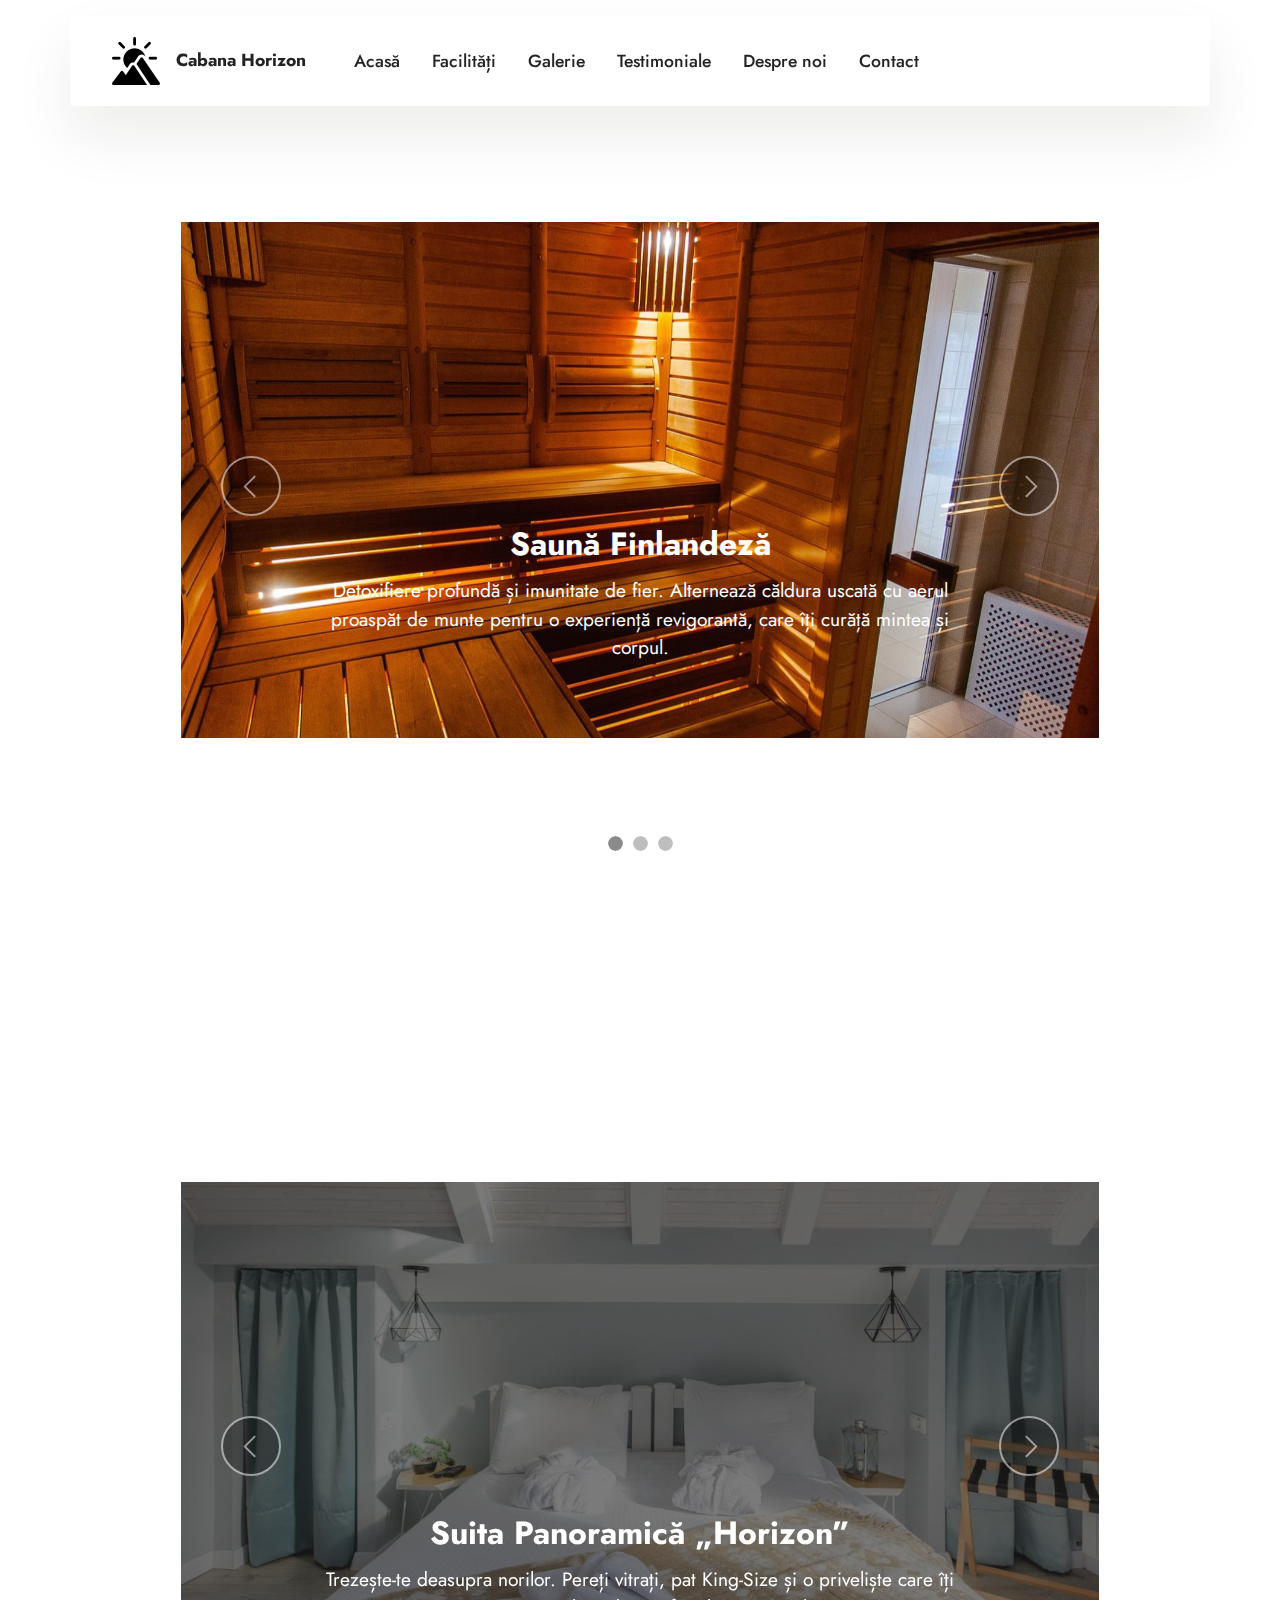
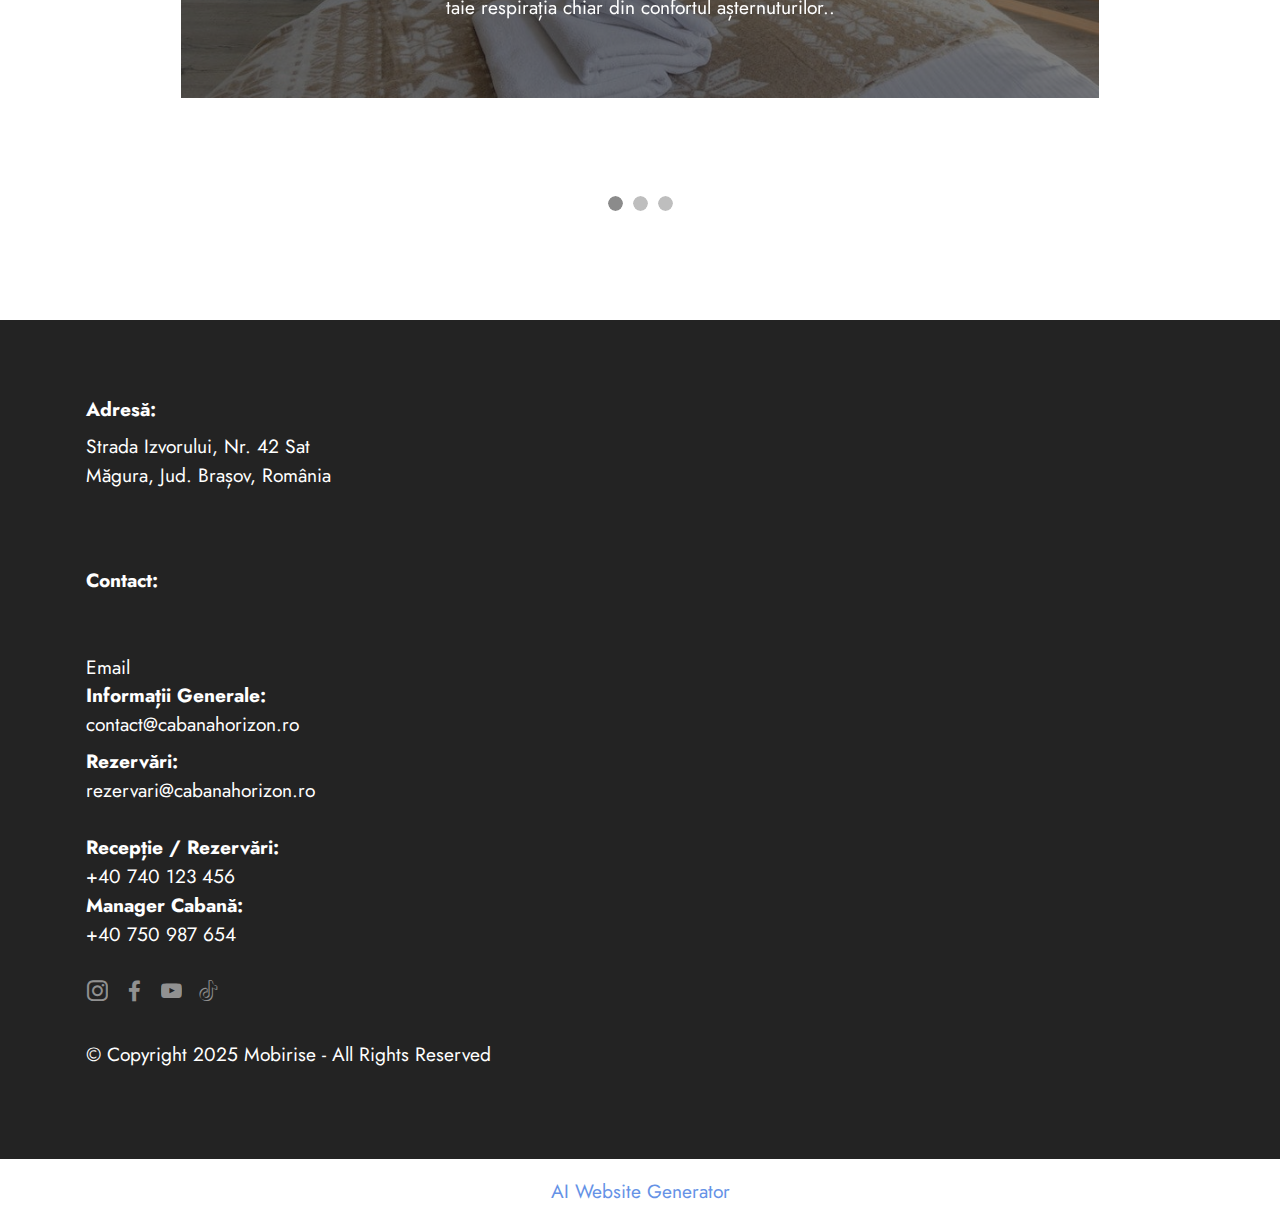
<file: Cabana-horizon-Mobirise/page2.html>
<!DOCTYPE html>
<html lang="ro"  >
<head>
  <meta name="description" content="Cabana Horizon - Cazare și relaxare la munte.">
    <meta name="keywords" content="cazare, munte, vacanta, romania">
    <meta name="author" content="Ursutiu Georgiana">
  <meta charset="UTF-8">
  <meta http-equiv="X-UA-Compatible" content="IE=edge">
  <meta name="generator" content="Mobirise v6.1.12, mobirise.com">
  <meta name="viewport" content="width=device-width, initial-scale=1, minimum-scale=1">
  <link rel="shortcut icon" href="assets/images/mountains-96x96.png" type="image/x-icon">
  <meta name="description" content="">
  
  
  <title>Facilități</title>
  <link rel="stylesheet" href="assets/web/assets/mobirise-icons2/mobirise2.css">
  <link rel="stylesheet" href="assets/bootstrap/css/bootstrap.min.css">
  <link rel="stylesheet" href="assets/dropdown/css/style.css">
  <link rel="stylesheet" href="assets/socicon/css/styles.css">
  <link rel="stylesheet" href="assets/theme/css/style.css">
  <link rel="preload" href="https://fonts.googleapis.com/css?family=Jost:100,200,300,400,500,600,700,800,900,100i,200i,300i,400i,500i,600i,700i,800i,900i&display=swap" as="style" onload="this.onload=null;this.rel='stylesheet'">
  <noscript><link rel="stylesheet" href="https://fonts.googleapis.com/css?family=Jost:100,200,300,400,500,600,700,800,900,100i,200i,300i,400i,500i,600i,700i,800i,900i&display=swap"></noscript>
  <link rel="preload" as="style" href="assets/mobirise/css/mbr-additional.css?v=xgAxyB"><link rel="stylesheet" href="assets/mobirise/css/mbr-additional.css?v=xgAxyB" type="text/css">

  
  
  
</head>
<body>
  
  <section data-bs-version="5.1" class="menu menu1 cid-v8AtMrG2HP" once="menu" id="menu01-c">
	

	<nav class="navbar navbar-dropdown navbar-fixed-top navbar-expand-lg">
		<div class="container">
			<div class="navbar-brand">
				<span class="navbar-logo">
					<a href="index.html">
						<img src="assets/images/mountains-96x96.png" alt="Mobirise Website Builder" style="height: 3rem;">
					</a>
				</span>
				<span class="navbar-caption-wrap"><a class="navbar-caption text-black text-primary display-4" href="index.html">Cabana Horizon</a></span>
			</div>
			<button class="navbar-toggler" type="button" data-toggle="collapse" data-bs-toggle="collapse" data-target="#navbarSupportedContent" data-bs-target="#navbarSupportedContent" aria-controls="navbarNavAltMarkup" aria-expanded="false" aria-label="Toggle navigation">
				<div class="hamburger">
					<span></span>
					<span></span>
					<span></span>
					<span></span>
				</div>
			</button>
			<div class="collapse navbar-collapse" id="navbarSupportedContent">
				<ul class="navbar-nav nav-dropdown nav-right" data-app-modern-menu="true"><li class="nav-item">
						<a class="nav-link link text-black text-primary display-4" href="index.html">Acasă</a>
					</li>
					
					<li class="nav-item">
						<a class="nav-link link text-black text-primary display-4" href="page2.html">Facilități</a>
					</li><li class="nav-item"><a class="nav-link link text-black text-primary display-4" href="page3.html">Galerie</a></li><li class="nav-item"><a class="nav-link link text-black text-primary display-4" href="page5.html">Testimoniale</a></li><li class="nav-item">
						<a class="nav-link link text-black text-primary display-4" href="page1.html" aria-expanded="false">Despre noi</a>
					</li><li class="nav-item"><a class="nav-link link text-black text-primary display-4" href="page4.html">Contact</a></li></ul>
				
				
			</div>
		</div>
	</nav>
</section>

<section data-bs-version="5.1" class="slider2 cid-v8AJ0eaW8G" id="slider2-e">
    

    
    <div class="container">
        <div class="row justify-content-center">
            <div class="col-12 col-md-10">
                <div class="carousel slide" id="v8BkEq3jJy" data-interval="5000" data-bs-interval="5000">
                    <ol class="carousel-indicators">
                        <li data-slide-to="0" data-bs-slide-to="0" class="active" data-target="#v8BkEq3jJy" data-bs-target="#v8BkEq3jJy"></li>
                        <li data-slide-to="1" data-bs-slide-to="1" data-target="#v8BkEq3jJy" data-bs-target="#v8BkEq3jJy"></li>
                        <li data-slide-to="2" data-bs-slide-to="2" data-target="#v8BkEq3jJy" data-bs-target="#v8BkEq3jJy"></li>
                    </ol>
                    <div class="carousel-inner">
                        <div class="carousel-item slider-image item active">
                            <div class="item-wrapper">
                                
                                <img class="d-block w-100" src="assets/images/sauna3-1900x1267.jpeg" alt="Saună uscată tradițională, placată cu lemn, cu bănci etajate și iluminat ambiental discret">
                                <div class="carousel-caption d-none d-md-block">
                                    <h5 class="mbr-section-subtitle mbr-fonts-style display-5"><strong>Saună Finlandeză</strong></h5>
                                    <p class="mbr-section-text mbr-fonts-style display-7">
                                        Detoxifiere profundă și imunitate de fier. Alternează căldura uscată cu aerul proaspăt de munte pentru o experiență revigorantă, care îți curăță mintea și corpul.</p>
                                </div>
                            </div>
                        </div>
                        <div class="carousel-item slider-image item">
                            <div class="item-wrapper">
                                
                                <img class="d-block w-100" src="assets/images/bathroom-bathtub-1900x2850.jpeg" alt="Detaliu de relaxare la cadă cu sare de baie, prosop rulat și lumânare aprinsă pe un suport de lemn">
                                <div class="carousel-caption d-none d-md-block">
                                    <h5 class="mbr-section-subtitle mbr-fonts-style display-5"><strong>Oază de Wellness &amp; SPA</strong></h5>
                                    <p class="mbr-section-text mbr-fonts-style display-7">
                                        Reîncarcă-ți bateriile în apele termale și lasă liniștea muntelui să te cuprindă. Locul ideal pentru relaxarea mușchilor după o zi lungă de drumeții.</p>
                                </div>
                            </div>
                        </div>
                        <div class="carousel-item slider-image item">
                            <div class="item-wrapper">
                                
                                <img class="d-block w-100" src="assets/images/doggo-1900x1267.jpeg" alt="Câine mic simpatic cu un prosop pe cap fiind îngrijit, sugerând facilități pet-friendly">
                                <div class="carousel-caption d-none d-md-block">
                                    <h5 class="mbr-section-subtitle mbr-fonts-style display-5"><strong>Răsfăț pentru Blănoși</strong></h5>
                                    <p class="mbr-section-text mbr-fonts-style display-7">
                                        Pentru că și cel mai bun prieten al tău merită o vacanță. Oferim zonă dedicată de grooming pentru curățarea lăbuțelor după joaca prin noroi sau zăpadă.</p>
                                </div>
                            </div>
                        </div>
                    </div>
                    <a class="carousel-control carousel-control-prev" role="button" data-slide="prev" data-bs-slide="prev" href="#v8BkEq3jJy">
                        <span class="mobi-mbri mobi-mbri-arrow-prev" aria-hidden="true"></span>
                        <span class="sr-only visually-hidden">Previous</span>
                    </a>
                    <a class="carousel-control carousel-control-next" role="button" data-slide="next" data-bs-slide="next" href="#v8BkEq3jJy">
                        <span class="mobi-mbri mobi-mbri-arrow-next" aria-hidden="true"></span>
                        <span class="sr-only visually-hidden">Next</span>
                    </a>
                </div>
            </div>
        </div>
    </div>
</section>

<section data-bs-version="5.1" class="slider2 cid-v8AJ9Zutgq" id="slider2-f">
    

    
    <div class="container">
        <div class="row justify-content-center">
            <div class="col-12 col-md-10">
                <div class="carousel slide carousel-fade" id="v8BkEqCCTl" data-ride="carousel" data-bs-ride="carousel" data-interval="5000" data-bs-interval="5000">
                    <ol class="carousel-indicators">
                        <li data-slide-to="0" data-bs-slide-to="0" class="active" data-target="#v8BkEqCCTl" data-bs-target="#v8BkEqCCTl"></li>
                        <li data-slide-to="1" data-bs-slide-to="1" data-target="#v8BkEqCCTl" data-bs-target="#v8BkEqCCTl"></li>
                        <li data-slide-to="2" data-bs-slide-to="2" data-target="#v8BkEqCCTl" data-bs-target="#v8BkEqCCTl"></li>
                    </ol>
                    <div class="carousel-inner">
                        
                        <div class="carousel-item slider-image item active">
                            <div class="item-wrapper">
                                <div class="mbr-overlay" style="opacity: 0.6; background-color: rgb(35, 35, 35);">
                                </div>
                                <img class="d-block w-100" src="assets/images/camera2-1280x854.jpeg" alt="Dormitor modern și luminos la mansardă, cu tavan din lemn vopsit alb, grinzi aparente și decor în nuanțe de bleu" data-slide-to="1" data-bs-slide-to="1">
                                <div class="carousel-caption d-none d-md-block">
                                    <h5 class="mbr-section-subtitle mbr-fonts-style display-5"><strong>Suita Panoramică „Horizon”</strong></h5>
                                    <p class="mbr-section-text mbr-fonts-style display-7">
                                        Trezește-te deasupra norilor. Pereți vitrați, pat King-Size și o priveliște care îți taie respirația chiar din confortul așternuturilor..</p>
                                </div>
                            </div>
                        </div>
                        <div class="carousel-item slider-image item">
                            <div class="item-wrapper">
                                <div class="mbr-overlay" style="opacity: 0.6; background-color: rgb(35, 35, 35);">
                                </div>
                                <img class="d-block w-100" src="assets/images/bedroom6-1024x681.jpeg" alt="Dormitor la mansardă cu perete decorativ din rondele de lemn, fereastră de acoperiș și mobilier rustic" data-slide-to="1" data-bs-slide-to="1">
                                <div class="carousel-caption d-none d-md-block">
                                    <h5 class="mbr-section-subtitle mbr-fonts-style display-5"><strong>Camera „Rustic Nest”</strong></h5>
                                    <p class="mbr-section-text mbr-fonts-style display-7">
                                        Lemn masiv, lumină caldă și decorațiuni tradiționale. Refugiul intim ideal pentru cuplurile care caută romantism și liniște.</p>
                                </div>
                            </div>
                        </div><div class="carousel-item slider-image item">
                            <div class="item-wrapper">
                                <div class="mbr-overlay" style="opacity: 0.6; background-color: rgb(35, 35, 35);">
                                </div>
                                <img class="d-block w-100" src="assets/images/camera1-819x547.jpeg" alt="Interior de cabană din lemn cu fereastră spre un peisaj de iarnă, rachete de zăpadă pe perete și pat simplu" data-slide-to="2" data-bs-slide-to="2">
                                <div class="carousel-caption d-none d-md-block">
                                    <h5 class="mbr-section-subtitle mbr-fonts-style display-5"><strong>Apartamentul „Family Retreat”</strong></h5>
                                    <p class="mbr-section-text mbr-fonts-style display-7">
                                        Spațiu generos pentru toată gașca. Două dormitoare conectate și un living confortabil, perfecte pentru familiile cu copii sau grupuri de prieteni.</p>
                                </div>
                            </div>
                        </div>
                    </div>
                    <a class="carousel-control carousel-control-prev" role="button" data-slide="prev" data-bs-slide="prev" href="#v8BkEqCCTl">
                        <span class="mobi-mbri mobi-mbri-arrow-prev" aria-hidden="true"></span>
                        <span class="sr-only visually-hidden">Previous</span>
                    </a>
                    <a class="carousel-control carousel-control-next" role="button" data-slide="next" data-bs-slide="next" href="#v8BkEqCCTl">
                        <span class="mobi-mbri mobi-mbri-arrow-next" aria-hidden="true"></span>
                        <span class="sr-only visually-hidden">Next</span>
                    </a>
                </div>
            </div>
        </div>
    </div>
</section>

<section data-bs-version="5.1" class="footer6 cid-v8AuZSgq6I" once="footers" id="footer6-d">

    

    

    <div class="container">
        <div class="row content mbr-white">
            <div class="col-12 col-md-3 mbr-fonts-style display-7">
                <h3 class="mbr-section-subtitle mbr-fonts-style mb-2 display-7">
                    <strong>Adresă:</strong></h3>
                <p class="mbr-text mbr-fonts-style display-7">Strada Izvorului, Nr. 42 Sat Măgura, Jud. Brașov, România</p> <br>
                <h3 class="mbr-section-subtitle mbr-fonts-style mb-2 mt-4 display-7">
                    <strong>Contact:</strong><br><strong><br></strong><strong><br></strong>Email<br><strong>Informații Generale: </strong>contact@cabanahorizon.ro
                </h3>
                <p class="mbr-text mbr-fonts-style mb-4 display-7"><strong>
                    Rezervări:</strong> rezervari@cabanahorizon.ro<br><br><strong>Recepție / Rezervări: </strong><br>+40 740 123 456<br><strong>Manager Cabană:</strong><br> +40 750 987 654
                </p>
            </div>
            <div class="col-12 col-md-3 mbr-fonts-style display-7">
                <h3 class="mbr-section-subtitle mbr-fonts-style mb-2 display-7"></h3>
                <ul class="list mbr-fonts-style mb-4 display-4"></ul>
                <h3 class="mbr-section-subtitle mbr-fonts-style mb-2 mt-5 display-7"></h3>
                <p class="mbr-text mbr-fonts-style mb-4 display-7"></p>
            </div>
            <div class="col-12 col-md-6">
                <div class="google-map"><iframe frameborder="0" style="border:0" src="https://www.google.com/maps/embed?pb=!1m18!1m12!1m3!1d89245.21660651304!2d25.514061379437745!3d45.652568479117186!2m3!1f0!2f0!3f0!3m2!1i1024!2i768!4f13.1!3m3!1m2!1s0x40b35b862aa214f1%3A0x6cf5f2ef54391e0f!2zQnJhyJlvdg!5e0!3m2!1sro!2sro!4v1768681881035!5m2!1sro!2sro" allowfullscreen=""></iframe></div>
            </div>
            <div class="col-md-6">
                <div class="social-list align-left">
                    <div class="soc-item">
                        <a href="https://www.instagram.com/p/DRx-6JzD7q2/?igsh=MWFhNjlneTJuNjd3eg==" target="_blank">
                            <span class="mbr-iconfont mbr-iconfont-social socicon-instagram socicon"></span>
                        </a>
                    </div>
                    <div class="soc-item">
                        <a href="https://www.facebook.com/share/v/1AKnzsGmJk/?mibextid=wwXIfr" target="_blank">
                            <span class="mbr-iconfont mbr-iconfont-social socicon-facebook socicon"></span>
                        </a>
                    </div>
                    <div class="soc-item">
                        <a href="https://youtube.com/shorts/-fUTLzalFgQ?si=RD5aJ-lbd2DcDcFy" target="_blank">
                            <span class="mbr-iconfont mbr-iconfont-social socicon-youtube socicon"></span>
                        </a>
                    </div>
                    <div class="soc-item">
                        <a href="https://vm.tiktok.com/ZNRkbLrem/" target="_blank">
                            <span class="mbr-iconfont mbr-iconfont-social socicon-tiktok socicon"></span>
                        </a>
                    </div>
                    
                    
                </div>
            </div>
        </div>
        <div class="footer-lower">
            <div class="media-container-row">
                <div class="col-sm-12">
                    <hr>
                </div>
            </div>
            <div class="col-sm-12 copyright pl-0">
                <p class="mbr-text mbr-fonts-style mbr-white display-7">
                    © Copyright 2025 Mobirise - All Rights Reserved
                </p>
            </div>
        </div>
    </div>
</section><section class="display-7" style="padding: 0;align-items: center;justify-content: center;flex-wrap: wrap;    align-content: center;display: flex;position: relative;height: 4rem;"><a href="https://mobiri.se/4436004" style="flex: 1 1;height: 4rem;position: absolute;width: 100%;z-index: 1;"><img alt="" style="height: 4rem;" src="[data-uri]"></a><p style="margin: 0;text-align: center;" class="display-7">&#8204;</p><a style="z-index:1" href="https://mobirise.com/builder/ai-website-generator.html">AI Website Generator</a></section><script src="assets/bootstrap/js/bootstrap.bundle.min.js"></script>  <script src="assets/smoothscroll/smooth-scroll.js"></script>  <script src="assets/ytplayer/index.js"></script>  <script src="assets/dropdown/js/navbar-dropdown.js"></script>  <script src="assets/theme/js/script.js"></script>  
  
  
</body>
</html>
</file>
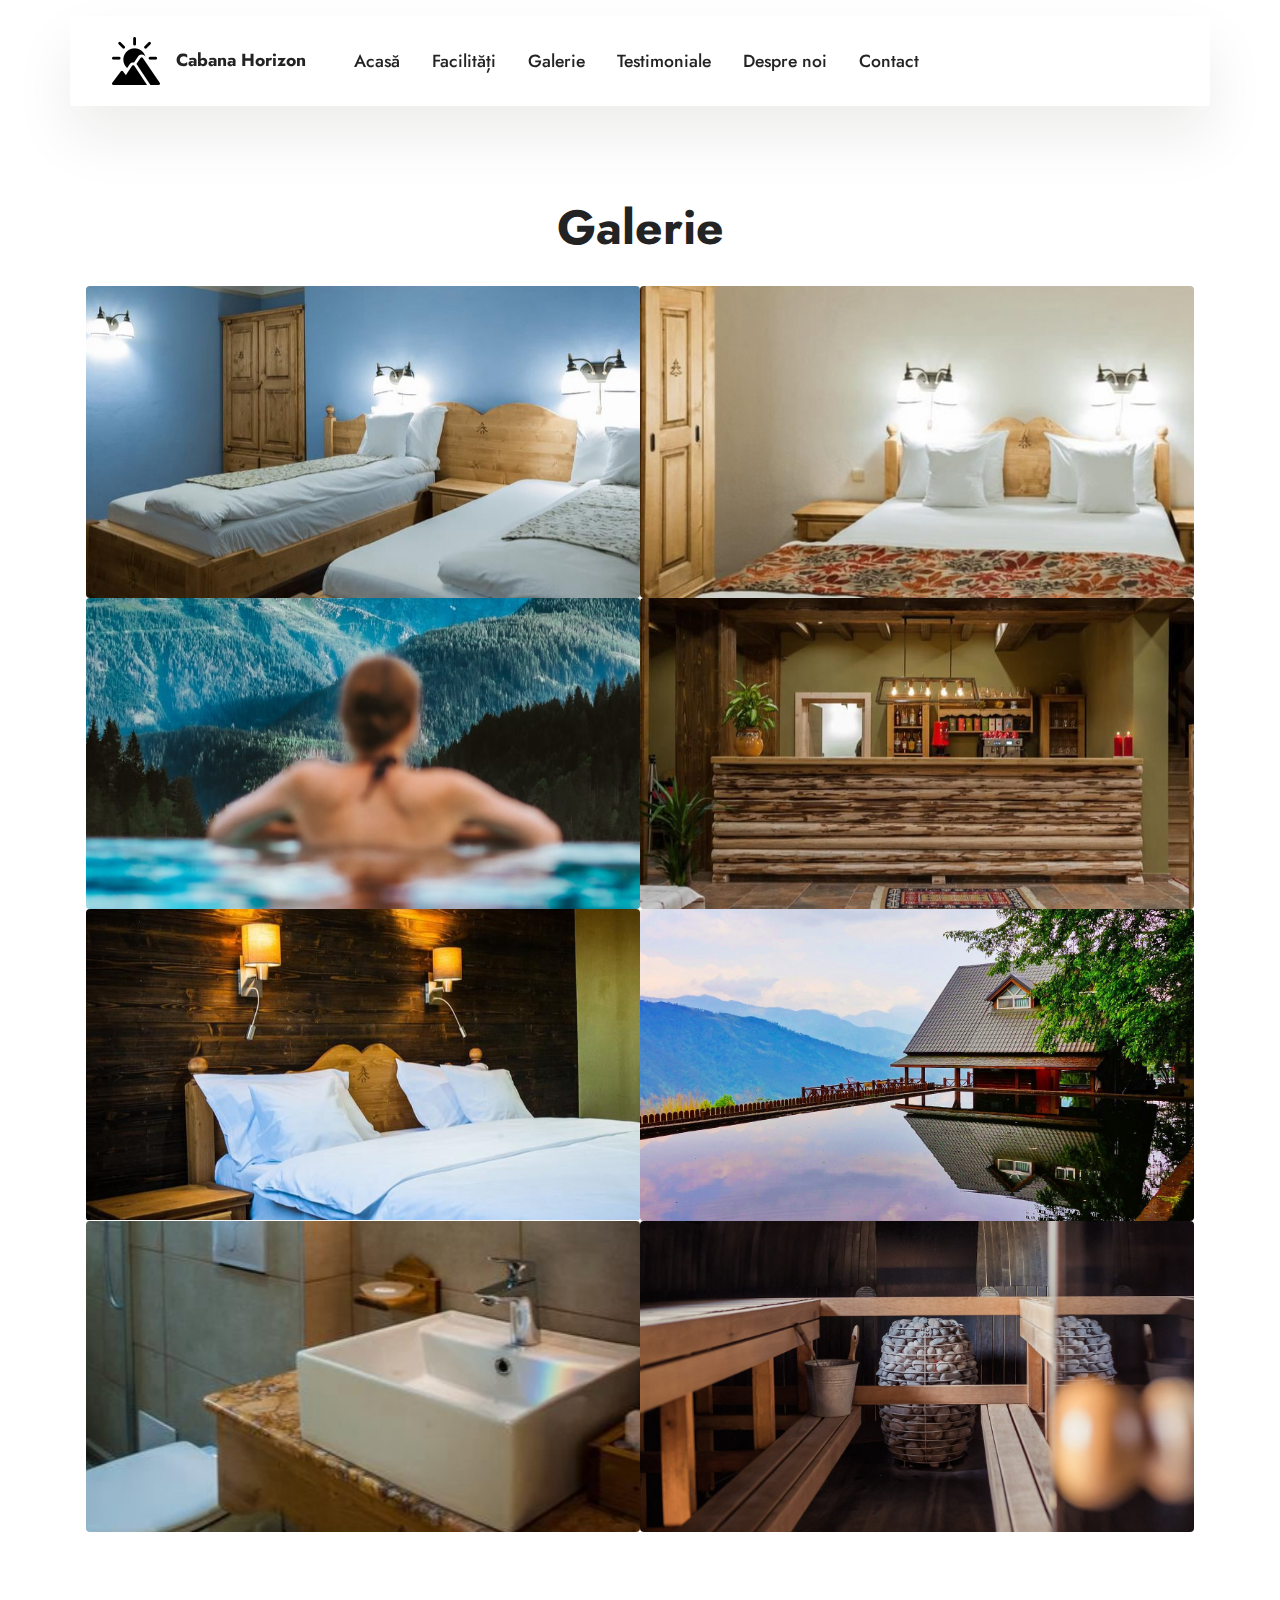
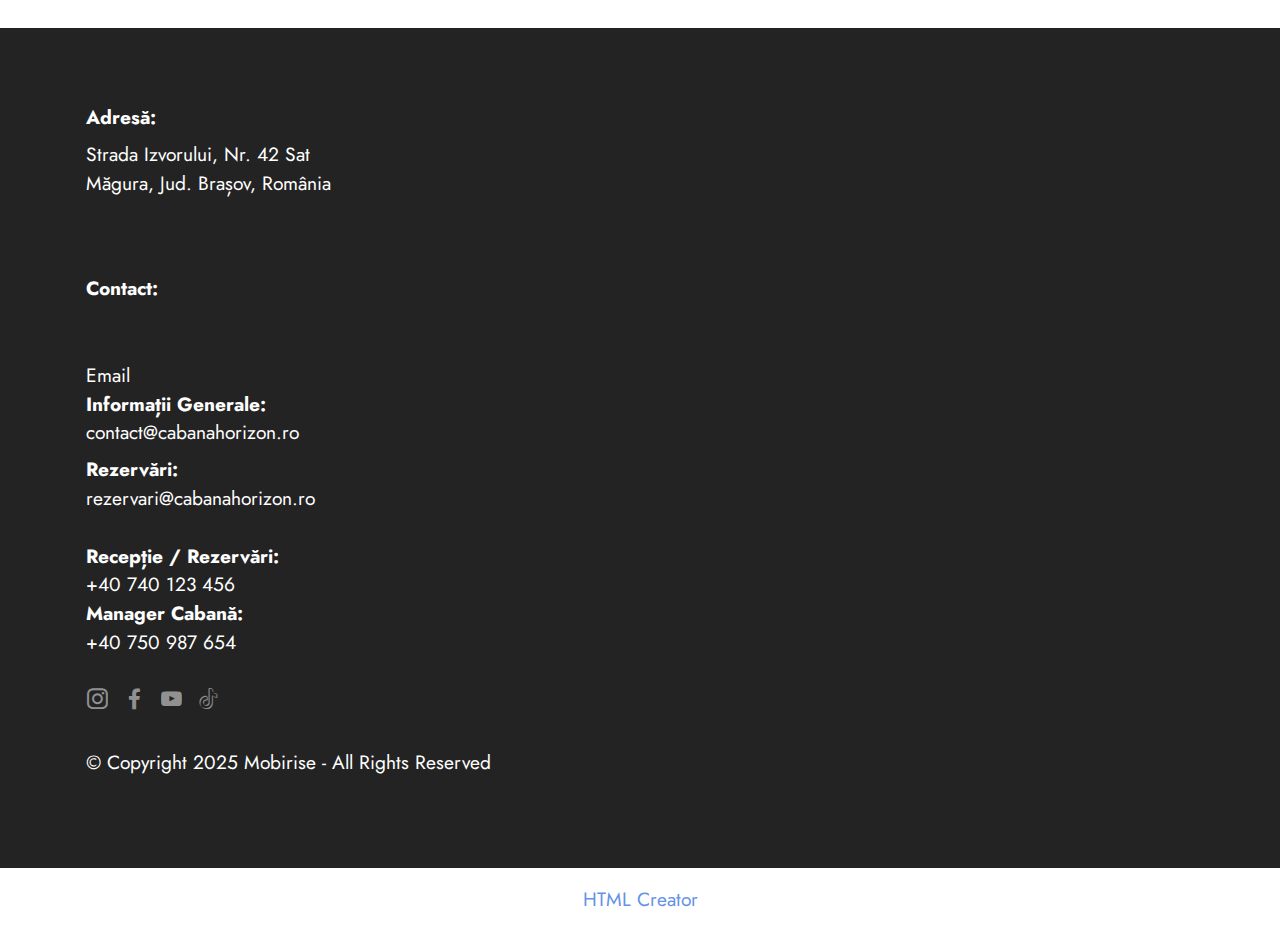
<file: Cabana-horizon-Mobirise/page3.html>
<!DOCTYPE html>
<html lang="ro">
<head>
  <meta name="description" content="Cabana Horizon - Cazare și relaxare la munte.">
    <meta name="keywords" content="cazare, munte, vacanta, romania">
    <meta name="author" content="Ursutiu Georgiana">
  <meta charset="UTF-8">
  <meta http-equiv="X-UA-Compatible" content="IE=edge">
  <meta name="generator" content="Mobirise v6.1.12, mobirise.com">
  <meta name="viewport" content="width=device-width, initial-scale=1, minimum-scale=1">
  <link rel="shortcut icon" href="assets/images/mountains-96x96.png" type="image/x-icon">
  <meta name="description" content="">
  
  
  <title>Galerie</title>
  <link rel="stylesheet" href="assets/web/assets/mobirise-icons2/mobirise2.css">
  <link rel="stylesheet" href="assets/bootstrap/css/bootstrap.min.css">
  <link rel="stylesheet" href="assets/dropdown/css/style.css">
  <link rel="stylesheet" href="assets/socicon/css/styles.css">
  <link rel="stylesheet" href="assets/theme/css/style.css">
  <link rel="preload" href="https://fonts.googleapis.com/css?family=Jost:100,200,300,400,500,600,700,800,900,100i,200i,300i,400i,500i,600i,700i,800i,900i&display=swap" as="style" onload="this.onload=null;this.rel='stylesheet'">
  <noscript><link rel="stylesheet" href="https://fonts.googleapis.com/css?family=Jost:100,200,300,400,500,600,700,800,900,100i,200i,300i,400i,500i,600i,700i,800i,900i&display=swap"></noscript>
  <link rel="preload" as="style" href="assets/mobirise/css/mbr-additional.css?v=e9ffVq"><link rel="stylesheet" href="assets/mobirise/css/mbr-additional.css?v=e9ffVq" type="text/css">

  
  
  
</head>
<body>
  
  <section data-bs-version="5.1" class="menu menu1 cid-v8AtMrG2HP" once="menu" id="menu01-h">
	

	<nav class="navbar navbar-dropdown navbar-fixed-top navbar-expand-lg">
		<div class="container">
			<div class="navbar-brand">
				<span class="navbar-logo">
					<a href="index.html">
						<img src="assets/images/mountains-96x96.png" alt="Mobirise Website Builder" style="height: 3rem;">
					</a>
				</span>
				<span class="navbar-caption-wrap"><a class="navbar-caption text-black text-primary display-4" href="index.html">Cabana Horizon</a></span>
			</div>
			<button class="navbar-toggler" type="button" data-toggle="collapse" data-bs-toggle="collapse" data-target="#navbarSupportedContent" data-bs-target="#navbarSupportedContent" aria-controls="navbarNavAltMarkup" aria-expanded="false" aria-label="Toggle navigation">
				<div class="hamburger">
					<span></span>
					<span></span>
					<span></span>
					<span></span>
				</div>
			</button>
			<div class="collapse navbar-collapse" id="navbarSupportedContent">
				<ul class="navbar-nav nav-dropdown nav-right" data-app-modern-menu="true"><li class="nav-item">
						<a class="nav-link link text-black text-primary display-4" href="index.html">Acasă</a>
					</li>
					
					<li class="nav-item">
						<a class="nav-link link text-black text-primary display-4" href="page2.html">Facilități</a>
					</li><li class="nav-item"><a class="nav-link link text-black text-primary display-4" href="page3.html">Galerie</a></li><li class="nav-item"><a class="nav-link link text-black text-primary display-4" href="page5.html">Testimoniale</a></li><li class="nav-item">
						<a class="nav-link link text-black text-primary display-4" href="page1.html" aria-expanded="false">Despre noi</a>
					</li><li class="nav-item"><a class="nav-link link text-black text-primary display-4" href="page4.html">Contact</a></li></ul>
				
				
			</div>
		</div>
	</nav>
</section>

<section data-bs-version="5.1" class="gallery1 cid-v8AOhSjmWx" id="gallery1-j">
    
    
    <div class="container">
        <div class="mbr-section-head">
            <h4 class="mbr-section-title mbr-fonts-style align-center mb-0 display-2">
                <strong><br></strong><br><strong>Galerie</strong></h4>
            
        </div>
        <div class="row mt-4">
            <div class="item features-image col-12 col-md-6 col-lg-6">
                <div class="item-wrapper">
                    <div class="item-img">
                        <img src="assets/images/bedroom3-1024x681.jpeg" alt="Cameră twin cu pereți albaștri, două paturi single din lemn masiv și grinzi expuse" data-slide-to="0" data-bs-slide-to="0">
                    </div>
                    
                    
                </div>
            </div><div class="item features-image col-12 col-md-6 col-lg-6">
                <div class="item-wrapper">
                    <div class="item-img">
                        <img src="assets/images/bedroom2-1-1024x681.jpeg" alt="Vedere panoramică spre munți dintr-o piscină infinity exterioară cu o persoană relaxându-se în apă" data-slide-to="1" data-bs-slide-to="1">
                    </div>
                    
                    
                </div>
            </div>
            <div class="item features-image col-12 col-md-6 col-lg-6">
                <div class="item-wrapper">
                    <div class="item-img">
                        <img src="assets/images/am-fost-la-munte-si-mi-a-placut-1108x831.jpeg" alt="Vedere panoramică spre munți dintr-o piscină infinity exterioară cu o persoană relaxându-se în apă" data-slide-to="2" data-bs-slide-to="2">
                    </div>
                    
                    
                </div>
            </div><div class="item features-image col-12 col-md-6 col-lg-6">
                <div class="item-wrapper">
                    <div class="item-img">
                        <img src="assets/images/bar-1024x681.jpeg" alt="Zona de bar și recepție a pensiunii, decorată cu bușteni neșlefuiți, tavan din lemn și iluminat ambiental" data-slide-to="3" data-bs-slide-to="3">
                    </div>
                    
                    
                </div>
            </div>
            <div class="item features-image col-12 col-md-6 col-lg-6">
                <div class="item-wrapper">
                    <div class="item-img">
                        <img src="assets/images/bedroom9-1024x681.jpeg" alt="Dormitor matrimonial rustic cu pereți din lemn închis la culoare, iluminat cald și lenjerie albă impecabilă" data-slide-to="4" data-bs-slide-to="4">
                    </div>
                    
                    
                </div>
            </div><div class="item features-image col-12 col-md-6 col-lg-6">
                <div class="item-wrapper">
                    <div class="item-img">
                        <img src="assets/images/pool4-1920x1080.jpeg" alt="Piscină infinity exterioară care reflectă o cabană rustică, cu vedere panoramică spre munții albaștri" data-slide-to="5" data-bs-slide-to="5">
                    </div>
                    
                    
                </div>
            </div>
            <div class="item features-image col-12 col-md-6 col-lg-6">
                <div class="item-wrapper">
                    <div class="item-img">
                        <img src="assets/images/bathroom4-511x768.jpeg" alt="Baie modernă cu accente rustice, cabină de duș din sticlă, chiuvetă pe blat de lemn și oglindă sculptată" title="" data-slide-to="6" data-bs-slide-to="6">
                    </div>
                    
                    
                </div>
            </div><div class="item features-image col-12 col-md-6 col-lg-6">
                <div class="item-wrapper">
                    <div class="item-img">
                        <img src="assets/images/spa-1920x1280.jpeg" alt="Interior de saună tip butoi cu sobă încărcată cu pietre și bănci de lemn pentru relaxare" title="" data-slide-to="7" data-bs-slide-to="7">
                    </div>
                    
                    
                </div>
            </div>
        </div>
    </div>
</section>

<section data-bs-version="5.1" class="footer6 cid-v8AuZSgq6I" once="footers" id="footer6-i">

    

    

    <div class="container">
        <div class="row content mbr-white">
            <div class="col-12 col-md-3 mbr-fonts-style display-7">
                <h3 class="mbr-section-subtitle mbr-fonts-style mb-2 display-7">
                    <strong>Adresă:</strong></h3>
                <p class="mbr-text mbr-fonts-style display-7">Strada Izvorului, Nr. 42 Sat Măgura, Jud. Brașov, România</p> <br>
                <h3 class="mbr-section-subtitle mbr-fonts-style mb-2 mt-4 display-7">
                    <strong>Contact:</strong><br><strong><br></strong><strong><br></strong>Email<br><strong>Informații Generale: </strong>contact@cabanahorizon.ro
                </h3>
                <p class="mbr-text mbr-fonts-style mb-4 display-7"><strong>
                    Rezervări:</strong> rezervari@cabanahorizon.ro<br><br><strong>Recepție / Rezervări: </strong><br>+40 740 123 456<br><strong>Manager Cabană:</strong><br> +40 750 987 654
                </p>
            </div>
            <div class="col-12 col-md-3 mbr-fonts-style display-7">
                <h3 class="mbr-section-subtitle mbr-fonts-style mb-2 display-7"></h3>
                <ul class="list mbr-fonts-style mb-4 display-4"></ul>
                <h3 class="mbr-section-subtitle mbr-fonts-style mb-2 mt-5 display-7"></h3>
                <p class="mbr-text mbr-fonts-style mb-4 display-7"></p>
            </div>
            <div class="col-12 col-md-6">
                <div class="google-map"><iframe frameborder="0" style="border:0" src="https://www.google.com/maps/embed?pb=!1m18!1m12!1m3!1d89245.21660651304!2d25.514061379437745!3d45.652568479117186!2m3!1f0!2f0!3f0!3m2!1i1024!2i768!4f13.1!3m3!1m2!1s0x40b35b862aa214f1%3A0x6cf5f2ef54391e0f!2zQnJhyJlvdg!5e0!3m2!1sro!2sro!4v1768681881035!5m2!1sro!2sro" allowfullscreen=""></iframe></div>
            </div>
            <div class="col-md-6">
                <div class="social-list align-left">
                    <div class="soc-item">
                        <a href="https://www.instagram.com/p/DRx-6JzD7q2/?igsh=MWFhNjlneTJuNjd3eg==" target="_blank">
                            <span class="mbr-iconfont mbr-iconfont-social socicon-instagram socicon"></span>
                        </a>
                    </div>
                    <div class="soc-item">
                        <a href="https://www.facebook.com/share/v/1AKnzsGmJk/?mibextid=wwXIfr" target="_blank">
                            <span class="mbr-iconfont mbr-iconfont-social socicon-facebook socicon"></span>
                        </a>
                    </div>
                    <div class="soc-item">
                        <a href="https://youtube.com/shorts/-fUTLzalFgQ?si=RD5aJ-lbd2DcDcFy" target="_blank">
                            <span class="mbr-iconfont mbr-iconfont-social socicon-youtube socicon"></span>
                        </a>
                    </div>
                    <div class="soc-item">
                        <a href="https://vm.tiktok.com/ZNRkbLrem/" target="_blank">
                            <span class="mbr-iconfont mbr-iconfont-social socicon-tiktok socicon"></span>
                        </a>
                    </div>
                    
                    
                </div>
            </div>
        </div>
        <div class="footer-lower">
            <div class="media-container-row">
                <div class="col-sm-12">
                    <hr>
                </div>
            </div>
            <div class="col-sm-12 copyright pl-0">
                <p class="mbr-text mbr-fonts-style mbr-white display-7">
                    © Copyright 2025 Mobirise - All Rights Reserved
                </p>
            </div>
        </div>
    </div>
</section><section class="display-7" style="padding: 0;align-items: center;justify-content: center;flex-wrap: wrap;    align-content: center;display: flex;position: relative;height: 4rem;"><a href="https://mobiri.se/4436004" style="flex: 1 1;height: 4rem;position: absolute;width: 100%;z-index: 1;"><img alt="" style="height: 4rem;" src="[data-uri]"></a><p style="margin: 0;text-align: center;" class="display-7">&#8204;</p><a style="z-index:1" href="https://mobirise.com/html-builder.html">HTML Creator</a></section><script src="assets/bootstrap/js/bootstrap.bundle.min.js"></script>  <script src="assets/smoothscroll/smooth-scroll.js"></script>  <script src="assets/ytplayer/index.js"></script>  <script src="assets/dropdown/js/navbar-dropdown.js"></script>  <script src="assets/theme/js/script.js"></script>  
  
  
</body>
</html>
</file>
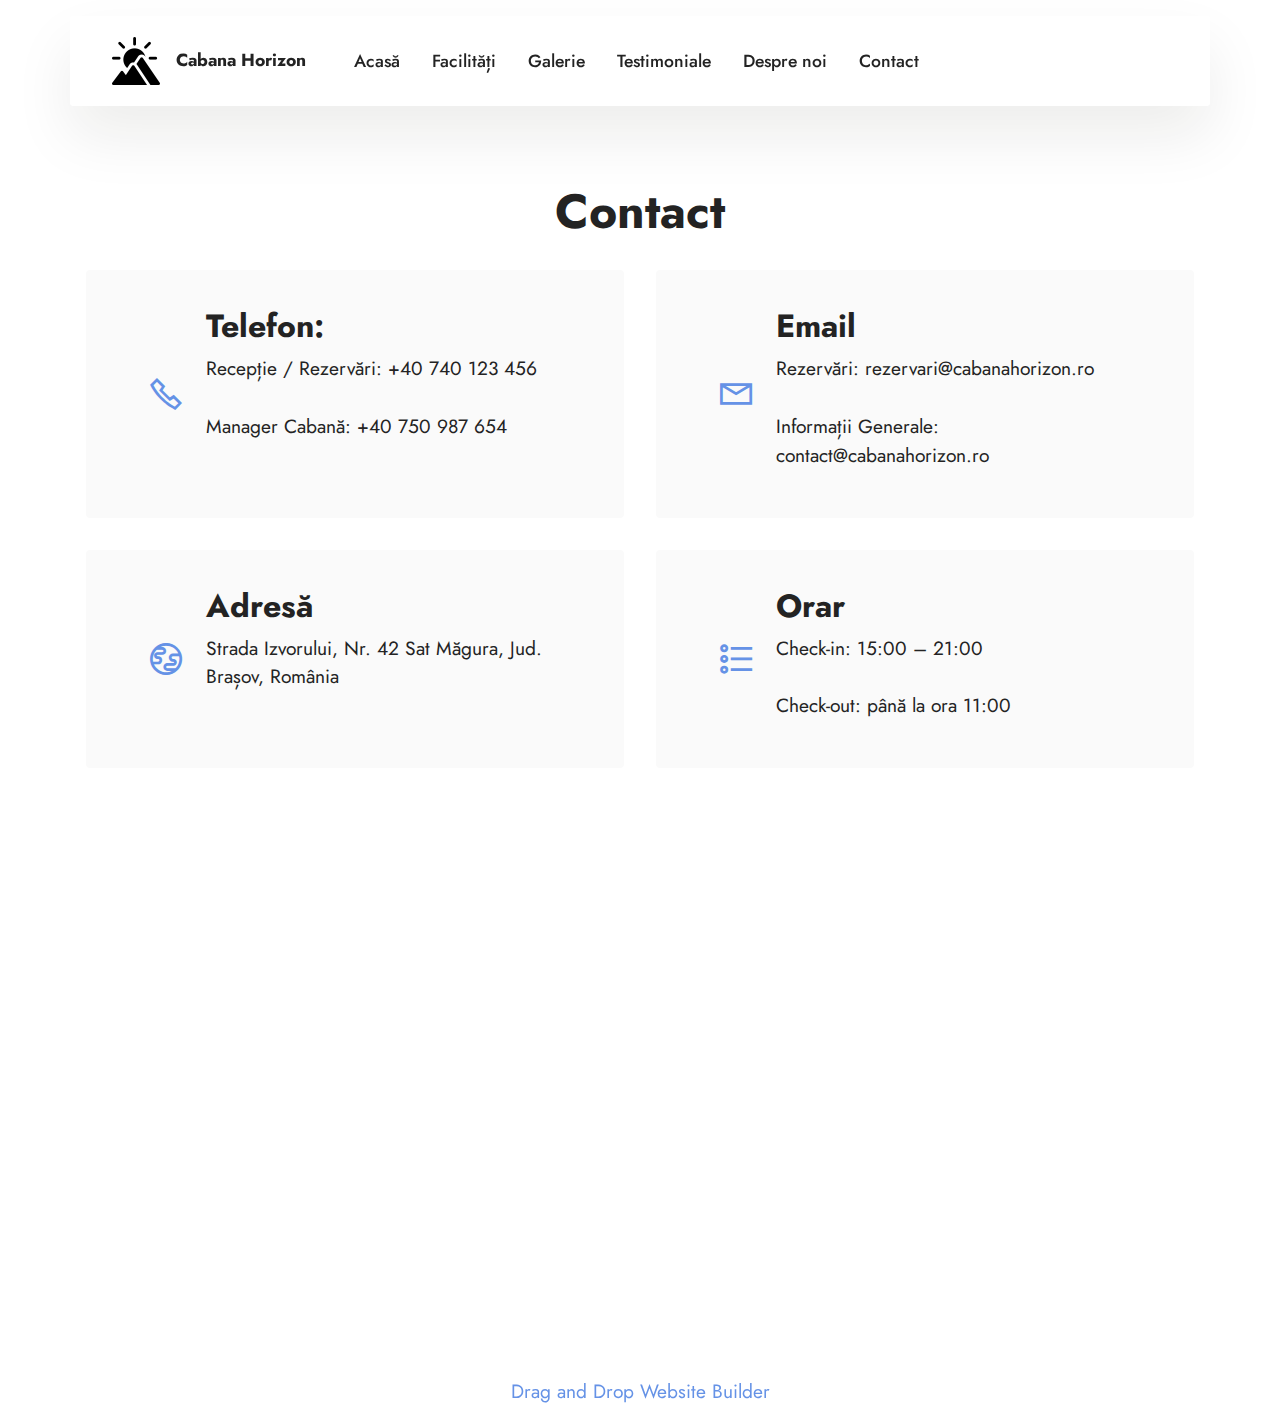
<file: Cabana-horizon-Mobirise/page4.html>
<!DOCTYPE html>
<html  >
<head>
  <!-- Site made with Mobirise Website Builder v6.1.12, https://mobirise.com -->
  <meta charset="UTF-8">
  <meta http-equiv="X-UA-Compatible" content="IE=edge">
  <meta name="generator" content="Mobirise v6.1.12, mobirise.com">
  <meta name="viewport" content="width=device-width, initial-scale=1, minimum-scale=1">
  <link rel="shortcut icon" href="assets/images/mountains-96x96.png" type="image/x-icon">
  <meta name="description" content="">
  
  
  <title>Contact</title>
  <link rel="stylesheet" href="assets/web/assets/mobirise-icons2/mobirise2.css">
  <link rel="stylesheet" href="assets/bootstrap/css/bootstrap.min.css">
  <link rel="stylesheet" href="assets/dropdown/css/style.css">
  <link rel="stylesheet" href="assets/theme/css/style.css">
  <link rel="preload" href="https://fonts.googleapis.com/css?family=Jost:100,200,300,400,500,600,700,800,900,100i,200i,300i,400i,500i,600i,700i,800i,900i&display=swap" as="style" onload="this.onload=null;this.rel='stylesheet'">
  <noscript><link rel="stylesheet" href="https://fonts.googleapis.com/css?family=Jost:100,200,300,400,500,600,700,800,900,100i,200i,300i,400i,500i,600i,700i,800i,900i&display=swap"></noscript>
  <link rel="preload" as="style" href="assets/mobirise/css/mbr-additional.css?v=L5d5hi"><link rel="stylesheet" href="assets/mobirise/css/mbr-additional.css?v=L5d5hi" type="text/css">

  
  
  
</head>
<body>
  
  <section data-bs-version="5.1" class="menu menu1 cid-v8AtMrG2HP" once="menu" id="menu01-k">
	

	<nav class="navbar navbar-dropdown navbar-fixed-top navbar-expand-lg">
		<div class="container">
			<div class="navbar-brand">
				<span class="navbar-logo">
					<a href="index.html">
						<img src="assets/images/mountains-96x96.png" alt="Mobirise Website Builder" style="height: 3rem;">
					</a>
				</span>
				<span class="navbar-caption-wrap"><a class="navbar-caption text-black text-primary display-4" href="index.html">Cabana Horizon</a></span>
			</div>
			<button class="navbar-toggler" type="button" data-toggle="collapse" data-bs-toggle="collapse" data-target="#navbarSupportedContent" data-bs-target="#navbarSupportedContent" aria-controls="navbarNavAltMarkup" aria-expanded="false" aria-label="Toggle navigation">
				<div class="hamburger">
					<span></span>
					<span></span>
					<span></span>
					<span></span>
				</div>
			</button>
			<div class="collapse navbar-collapse" id="navbarSupportedContent">
				<ul class="navbar-nav nav-dropdown nav-right" data-app-modern-menu="true"><li class="nav-item">
						<a class="nav-link link text-black text-primary display-4" href="index.html">Acasă</a>
					</li>
					
					<li class="nav-item">
						<a class="nav-link link text-black text-primary display-4" href="page2.html">Facilități</a>
					</li><li class="nav-item"><a class="nav-link link text-black text-primary display-4" href="page3.html">Galerie</a></li><li class="nav-item"><a class="nav-link link text-black text-primary display-4" href="page5.html">Testimoniale</a></li><li class="nav-item">
						<a class="nav-link link text-black text-primary display-4" href="page1.html" aria-expanded="false">Despre noi</a>
					</li><li class="nav-item"><a class="nav-link link text-black text-primary display-4" href="page4.html">Contact</a></li></ul>
				
				
			</div>
		</div>
	</nav>
</section>

<section data-bs-version="5.1" class="contacts2 cid-v8ARnXlCNx" id="contacts2-m">
    <!---->
    

    
    
    <div class="container">
        <div class="mbr-section-head">
            <h3 class="mbr-section-title mbr-fonts-style align-center mb-0 display-2">
                <strong><br></strong><br><strong>Contact</strong></h3>
            
        </div>
        <div class="row justify-content-center mt-4">
            <div class="card col-12 col-md-6">
                <div class="card-wrapper">
                    <div class="image-wrapper">
                        <span class="mbr-iconfont mobi-mbri-phone mobi-mbri"></span>
                    </div>
                    <div class="text-wrapper">
                        <h6 class="card-title mbr-fonts-style mb-1 display-5"><strong>Telefon:</strong><strong><br></strong></h6>
                        <p class="mbr-text mbr-fonts-style display-7">Recepție / Rezervări: +40 740 123 456<br><br>Manager Cabană: +40 750 987 654</p>
                    </div>
                </div>
            </div>
            <div class="card col-12 col-md-6">
                <div class="card-wrapper">
                    <div class="image-wrapper">
                        <span class="mbr-iconfont mobi-mbri-letter mobi-mbri"></span>
                    </div>
                    <div class="text-wrapper">
                        <h6 class="card-title mbr-fonts-style mb-1 display-5">
                            <strong>Email</strong>
                        </h6>
                        <p class="mbr-text mbr-fonts-style display-7">Rezervări: rezervari@cabanahorizon.ro<br><br>Informații Generale: contact@cabanahorizon.ro</p>
                    </div>
                </div>
            </div>
            <div class="card col-12 col-md-6">
                <div class="card-wrapper">
                    <div class="image-wrapper">
                        <span class="mbr-iconfont mobi-mbri-globe mobi-mbri"></span>
                    </div>
                    <div class="text-wrapper">
                        <h6 class="card-title mbr-fonts-style mb-1 display-5">
                            <strong>Adresă</strong></h6>
                        <p class="mbr-text mbr-fonts-style display-7">
                            Strada Izvorului, Nr. 42 Sat Măgura, Jud. Brașov, România
                        </p>
                    </div>
                </div>
            </div>
            <div class="card col-12 col-md-6">
                <div class="card-wrapper">
                    <div class="image-wrapper">
                        <span class="mbr-iconfont mobi-mbri-bulleted-list mobi-mbri"></span>
                    </div>
                    <div class="text-wrapper">
                        <h6 class="card-title mbr-fonts-style mb-1 display-5"><strong>Orar</strong></h6>
                        <p class="mbr-text mbr-fonts-style display-7">Check-in: 15:00 – 21:00<br><br>Check-out: până la ora 11:00</p>
                    </div>
                </div>
            </div>
        </div>
    </div>
</section>

<section data-bs-version="5.1" class="map2 cid-v8ARonyVhC" id="map2-n">
    

    
    
    <div>
        
        <div class="google-map"><iframe frameborder="0" style="border:0" src="https://www.google.com/maps/embed?pb=!1m18!1m12!1m3!1d89245.21660651304!2d25.514061379437745!3d45.652568479117186!2m3!1f0!2f0!3f0!3m2!1i1024!2i768!4f13.1!3m3!1m2!1s0x40b35b862aa214f1%3A0x6cf5f2ef54391e0f!2zQnJhyJlvdg!5e0!3m2!1sro!2sro!4v1768681881035!5m2!1sro!2sro" allowfullscreen=""></iframe></div>
    </div>
</section><section class="display-7" style="padding: 0;align-items: center;justify-content: center;flex-wrap: wrap;    align-content: center;display: flex;position: relative;height: 4rem;"><a href="https://mobiri.se/4436004" style="flex: 1 1;height: 4rem;position: absolute;width: 100%;z-index: 1;"><img alt="" style="height: 4rem;" src="[data-uri]"></a><p style="margin: 0;text-align: center;" class="display-7">&#8204;</p><a style="z-index:1" href="https://mobirise.com/drag-drop-website-builder.html">Drag and Drop Website Builder</a></section><script src="assets/bootstrap/js/bootstrap.bundle.min.js"></script>  <script src="assets/smoothscroll/smooth-scroll.js"></script>  <script src="assets/ytplayer/index.js"></script>  <script src="assets/dropdown/js/navbar-dropdown.js"></script>  <script src="assets/theme/js/script.js"></script>  
  
  
</body>
</html>
</file>
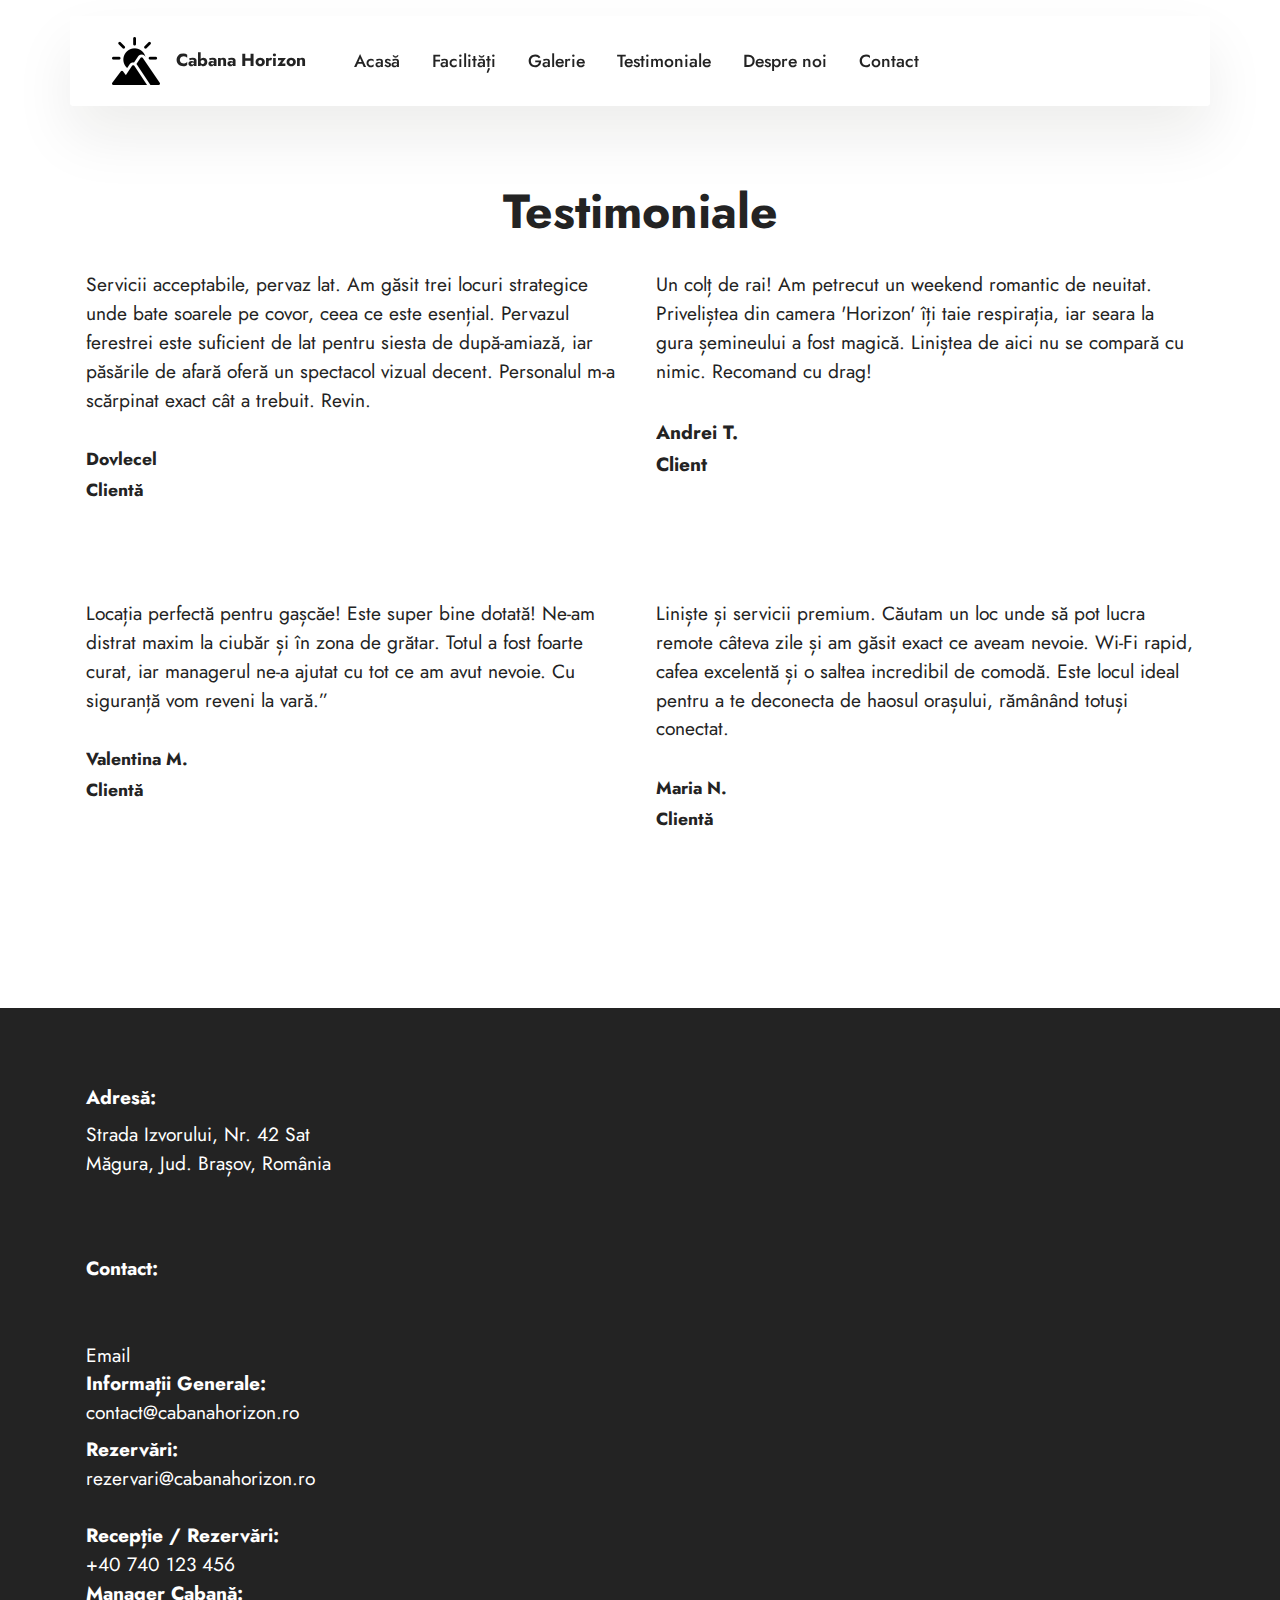
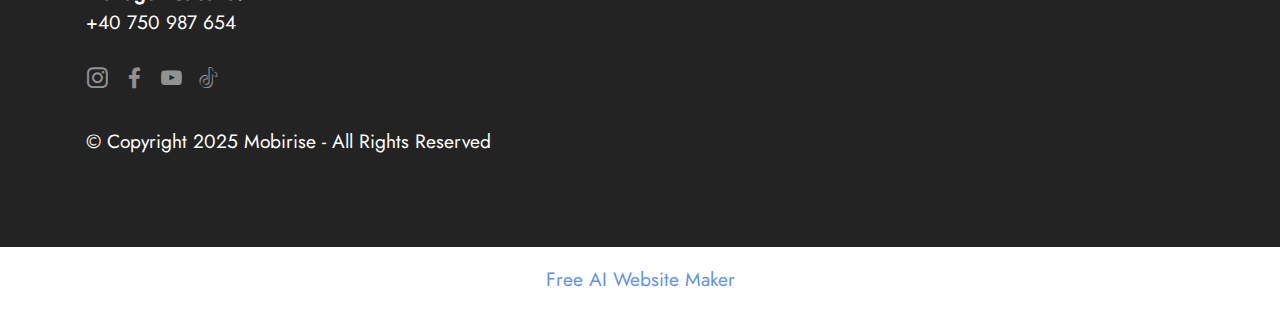
<file: Cabana-horizon-Mobirise/page5.html>
<!DOCTYPE html>
<html lang="ro">
<head>
    <meta name="description" content="Cabana Horizon - Cazare și relaxare la munte.">
    <meta name="keywords" content="cazare, munte, vacanta, romania">
    <meta name="author" content="Ursutiu Georgiana">
  <meta charset="UTF-8">
  <meta http-equiv="X-UA-Compatible" content="IE=edge">
  <meta name="generator" content="Mobirise v6.1.12, mobirise.com">
  <meta name="viewport" content="width=device-width, initial-scale=1, minimum-scale=1">
  <link rel="shortcut icon" href="assets/images/mountains-96x96.png" type="image/x-icon">
  <meta name="description" content="">
  
  
  <title>Testimoniale</title>
  <link rel="stylesheet" href="assets/web/assets/mobirise-icons2/mobirise2.css">
  <link rel="stylesheet" href="assets/bootstrap/css/bootstrap.min.css">
  <link rel="stylesheet" href="assets/dropdown/css/style.css">
  <link rel="stylesheet" href="assets/socicon/css/styles.css">
  <link rel="stylesheet" href="assets/theme/css/style.css">
  <link rel="preload" href="https://fonts.googleapis.com/css?family=Jost:100,200,300,400,500,600,700,800,900,100i,200i,300i,400i,500i,600i,700i,800i,900i&display=swap" as="style" onload="this.onload=null;this.rel='stylesheet'">
  <noscript><link rel="stylesheet" href="https://fonts.googleapis.com/css?family=Jost:100,200,300,400,500,600,700,800,900,100i,200i,300i,400i,500i,600i,700i,800i,900i&display=swap"></noscript>
  <link rel="preload" as="style" href="assets/mobirise/css/mbr-additional.css?v=4ARCyt"><link rel="stylesheet" href="assets/mobirise/css/mbr-additional.css?v=4ARCyt" type="text/css">

  
  
  
</head>
<body>
  
  <section data-bs-version="5.1" class="menu menu1 cid-v8AtMrG2HP" once="menu" id="menu01-o">
    

    <nav class="navbar navbar-dropdown navbar-fixed-top navbar-expand-lg">
        <div class="container">
            <div class="navbar-brand">
                <span class="navbar-logo">
                    <a href="index.html">
                        <img src="assets/images/mountains-96x96.png" alt="Mobirise Website Builder" style="height: 3rem;">
                    </a>
                </span>
                <span class="navbar-caption-wrap"><a class="navbar-caption text-black text-primary display-4" href="index.html">Cabana Horizon</a></span>
            </div>
            <button class="navbar-toggler" type="button" data-toggle="collapse" data-bs-toggle="collapse" data-target="#navbarSupportedContent" data-bs-target="#navbarSupportedContent" aria-controls="navbarNavAltMarkup" aria-expanded="false" aria-label="Toggle navigation">
                <div class="hamburger">
                    <span></span>
                    <span></span>
                    <span></span>
                    <span></span>
                </div>
            </button>
            <div class="collapse navbar-collapse" id="navbarSupportedContent">
                <ul class="navbar-nav nav-dropdown nav-right" data-app-modern-menu="true"><li class="nav-item">
                        <a class="nav-link link text-black text-primary display-4" href="index.html">Acasă</a>
                    </li>
                    
                    <li class="nav-item">
                        <a class="nav-link link text-black text-primary display-4" href="page2.html">Facilități</a>
                    </li><li class="nav-item"><a class="nav-link link text-black text-primary display-4" href="page3.html">Galerie</a></li><li class="nav-item"><a class="nav-link link text-black text-primary display-4" href="page5.html">Testimoniale</a></li><li class="nav-item">
                        <a class="nav-link link text-black text-primary display-4" href="page1.html" aria-expanded="false">Despre noi</a>
                    </li><li class="nav-item"><a class="nav-link link text-black text-primary display-4" href="page4.html">Contact</a></li></ul>
                
                
            </div>
        </div>
    </nav>
</section>

<section data-bs-version="5.1" class="testimonials2 cid-v8AZYcjVKN" id="testimonials2-t">
    
    
    
    
    <div class="container">
        <h3 class="mbr-section-title mbr-fonts-style align-center mb-4 display-2">
            <strong><br></strong><br><strong>Testimoniale</strong></h3>
        <div class="row justify-content-center">
            <div class="item features-without-image mb-5 col-12 col-md-6">
                <div class="item-wrapper">
                    <p class="mbr-text mbr-fonts-style mb-4 display-7">Servicii acceptabile, pervaz lat. Am găsit trei locuri strategice unde bate soarele pe covor, ceea ce este esențial. Pervazul ferestrei este suficient de lat pentru siesta de după-amiază, iar păsările de afară oferă un spectacol vizual decent. Personalul m-a scărpinat exact cât a trebuit. Revin.</p>
                    <div class="d-flex mb-md-0 mb-4">
                        <div class="text-wrapper">
                            <p class="name mbr-fonts-style mb-1 display-4"><strong>Dovlecel</strong></p>
                            <p class="position mbr-fonts-style display-4">
                                <strong>Clientă</strong></p>
                        </div>
                    </div>
                </div>
            </div>
            <div class="item features-without-image mb-5 col-12 col-md-6">
                <div class="item-wrapper">
                    <p class="mbr-text mbr-fonts-style mb-4 display-7">Un colț de rai! Am petrecut un weekend romantic de neuitat. Priveliștea din camera 'Horizon' îți taie respirația, iar seara la gura șemineului a fost magică. Liniștea de aici nu se compară cu nimic. Recomand cu drag!</p>
                    <div class="d-flex mb-md-0 mb-4">
                        <div class="text-wrapper">
                            <p class="name mbr-fonts-style mb-1 display-7"><strong>Andrei T.</strong></p>
                            <p class="position mbr-fonts-style display-7">
                                <strong>Client</strong>
                            </p>
                        </div>
                    </div>
                </div>
            </div>
            <div class="item features-without-image mb-5 col-12 col-md-6">
                <div class="item-wrapper">
                    <p class="mbr-text mbr-fonts-style mb-4 display-7">Locația perfectă pentru gașcăe! Este super bine dotată! Ne-am distrat maxim la ciubăr și în zona de grătar. Totul a fost foarte curat, iar managerul ne-a ajutat cu tot ce am avut nevoie. Cu siguranță vom reveni la vară.” </p>
                    <div class="d-flex mb-md-0 mb-4">
                        <div class="text-wrapper">
                            <p class="name mbr-fonts-style mb-1 display-4"><strong>Valentina M.</strong></p>
                            <p class="position mbr-fonts-style display-4">
                                <strong>Clientă</strong></p>
                        </div>
                    </div>
                </div>
            </div>
            <div class="item features-without-image mb-5 col-12 col-md-6">
                <div class="item-wrapper">
                    <p class="mbr-text mbr-fonts-style mb-4 display-7">Liniște și servicii premium. Căutam un loc unde să pot lucra remote câteva zile și am găsit exact ce aveam nevoie. Wi-Fi rapid, cafea excelentă și o saltea incredibil de comodă. Este locul ideal pentru a te deconecta de haosul orașului, rămânând totuși conectat.</p>
                    <div class="d-flex mb-md-0 mb-4">
                        <div class="text-wrapper">
                            <p class="name mbr-fonts-style mb-1 display-4"><strong>Maria N.</strong></p>
                            <p class="position mbr-fonts-style display-4">
                                <strong>Clientă</strong></p>
                        </div>
                    </div>
                </div>
            </div>
        </div>
    </div>
</section>

<section data-bs-version="5.1" class="footer6 cid-v8AuZSgq6I" once="footers" id="footer6-p">

    

    

    <div class="container">
        <div class="row content mbr-white">
            <div class="col-12 col-md-3 mbr-fonts-style display-7">
                <h3 class="mbr-section-subtitle mbr-fonts-style mb-2 display-7">
                    <strong>Adresă:</strong></h3>
                <p class="mbr-text mbr-fonts-style display-7">Strada Izvorului, Nr. 42 Sat Măgura, Jud. Brașov, România</p> <br>
                <h3 class="mbr-section-subtitle mbr-fonts-style mb-2 mt-4 display-7">
                    <strong>Contact:</strong><br><strong><br></strong><strong><br></strong>Email<br><strong>Informații Generale: </strong>contact@cabanahorizon.ro
                </h3>
                <p class="mbr-text mbr-fonts-style mb-4 display-7"><strong>
                    Rezervări:</strong> rezervari@cabanahorizon.ro<br><br><strong>Recepție / Rezervări: </strong><br>+40 740 123 456<br><strong>Manager Cabană:</strong><br> +40 750 987 654
                </p>
            </div>
            <div class="col-12 col-md-3 mbr-fonts-style display-7">
                <h3 class="mbr-section-subtitle mbr-fonts-style mb-2 display-7"></h3>
                <ul class="list mbr-fonts-style mb-4 display-4"></ul>
                <h3 class="mbr-section-subtitle mbr-fonts-style mb-2 mt-5 display-7"></h3>
                <p class="mbr-text mbr-fonts-style mb-4 display-7"></p>
            </div>
            <div class="col-12 col-md-6">
                <div class="google-map"><iframe frameborder="0" style="border:0" src="https://www.google.com/maps/embed?pb=!1m18!1m12!1m3!1d89245.21660651304!2d25.514061379437745!3d45.652568479117186!2m3!1f0!2f0!3f0!3m2!1i1024!2i768!4f13.1!3m3!1m2!1s0x40b35b862aa214f1%3A0x6cf5f2ef54391e0f!2zQnJhyJlvdg!5e0!3m2!1sro!2sro!4v1768681881035!5m2!1sro!2sro" allowfullscreen=""></iframe></div>
            </div>
            <div class="col-md-6">
                <div class="social-list align-left">
                    <div class="soc-item">
                        <a href="https://www.instagram.com/p/DRx-6JzD7q2/?igsh=MWFhNjlneTJuNjd3eg==" target="_blank">
                            <span class="mbr-iconfont mbr-iconfont-social socicon-instagram socicon"></span>
                        </a>
                    </div>
                    <div class="soc-item">
                        <a href="https://www.facebook.com/share/v/1AKnzsGmJk/?mibextid=wwXIfr" target="_blank">
                            <span class="mbr-iconfont mbr-iconfont-social socicon-facebook socicon"></span>
                        </a>
                    </div>
                    <div class="soc-item">
                        <a href="https://youtube.com/shorts/-fUTLzalFgQ?si=RD5aJ-lbd2DcDcFy" target="_blank">
                            <span class="mbr-iconfont mbr-iconfont-social socicon-youtube socicon"></span>
                        </a>
                    </div>
                    <div class="soc-item">
                        <a href="https://vm.tiktok.com/ZNRkbLrem/" target="_blank">
                            <span class="mbr-iconfont mbr-iconfont-social socicon-tiktok socicon"></span>
                        </a>
                    </div>
                    
                    
                </div>
            </div>
        </div>
        <div class="footer-lower">
            <div class="media-container-row">
                <div class="col-sm-12">
                    <hr>
                </div>
            </div>
            <div class="col-sm-12 copyright pl-0">
                <p class="mbr-text mbr-fonts-style mbr-white display-7">
                    © Copyright 2025 Mobirise - All Rights Reserved
                </p>
            </div>
        </div>
    </div>
</section><section class="display-7" style="padding: 0;align-items: center;justify-content: center;flex-wrap: wrap;    align-content: center;display: flex;position: relative;height: 4rem;"><a href="https://mobiri.se/4436004" style="flex: 1 1;height: 4rem;position: absolute;width: 100%;z-index: 1;"><img alt="" style="height: 4rem;" src="[data-uri]"></a><p style="margin: 0;text-align: center;" class="display-7">‌</p><a style="z-index:1" href="https://mobirise.com/builder/ai-website-maker.html">Free AI Website Maker</a></section><script src="assets/bootstrap/js/bootstrap.bundle.min.js"></script>  <script src="assets/smoothscroll/smooth-scroll.js"></script>  <script src="assets/ytplayer/index.js"></script>  <script src="assets/dropdown/js/navbar-dropdown.js"></script>  <script src="assets/theme/js/script.js"></script>  
  
  
</body>
</html>
</file>
<file: assets/web/assets/mobirise-icons2/mobirise2.css>
@font-face {
  font-family: 'Moririse2';
  font-display: swap;
  src:  url('mobirise2.eot?f2bix4');
  src:  url('mobirise2.eot?f2bix4#iefix') format('embedded-opentype'),
    url('mobirise2.woff2?f2bix4') format('woff2'),
    url('mobirise2.woff?f2bix4') format('woff'),
    url('mobirise2.ttf?f2bix4') format('truetype'),
    url('mobirise2.svg?f2bix4#mobirise2') format('svg');
  font-weight: normal;
  font-style: normal;
}

[class^="mobi-"], [class*=" mobi-"] {
  /* use !important to prevent issues with browser extensions that change fonts */
  font-family: 'Moririse2' !important;
  speak: none;
  font-style: normal;
  font-weight: normal;
  font-variant: normal;
  text-transform: none;
  line-height: 1;

  /* Better Font Rendering =========== */
  -webkit-font-smoothing: antialiased;
  -moz-osx-font-smoothing: grayscale;
}

.mobi-mbri-add-submenu:before {
  content: "\e900";
}
.mobi-mbri-alert:before {
  content: "\e901";
}
.mobi-mbri-align-center:before {
  content: "\e902";
}
.mobi-mbri-align-justify:before {
  content: "\e903";
}
.mobi-mbri-align-left:before {
  content: "\e904";
}
.mobi-mbri-align-right:before {
  content: "\e905";
}
.mobi-mbri-android:before {
  content: "\e906";
}
.mobi-mbri-apple:before {
  content: "\e907";
}
.mobi-mbri-arrow-down:before {
  content: "\e908";
}
.mobi-mbri-arrow-next:before {
  content: "\e909";
}
.mobi-mbri-arrow-prev:before {
  content: "\e90a";
}
.mobi-mbri-arrow-up:before {
  content: "\e90b";
}
.mobi-mbri-bold:before {
  content: "\e90c";
}
.mobi-mbri-bookmark:before {
  content: "\e90d";
}
.mobi-mbri-bootstrap:before {
  content: "\e90e";
}
.mobi-mbri-briefcase:before {
  content: "\e90f";
}
.mobi-mbri-browse:before {
  content: "\e910";
}
.mobi-mbri-bulleted-list:before {
  content: "\e911";
}
.mobi-mbri-calendar:before {
  content: "\e912";
}
.mobi-mbri-camera:before {
  content: "\e913";
}
.mobi-mbri-cart-add:before {
  content: "\e914";
}
.mobi-mbri-cart-full:before {
  content: "\e915";
}
.mobi-mbri-cash:before {
  content: "\e916";
}
.mobi-mbri-change-style:before {
  content: "\e917";
}
.mobi-mbri-chat:before {
  content: "\e918";
}
.mobi-mbri-clock:before {
  content: "\e919";
}
.mobi-mbri-close:before {
  content: "\e91a";
}
.mobi-mbri-cloud:before {
  content: "\e91b";
}
.mobi-mbri-code:before {
  content: "\e91c";
}
.mobi-mbri-contact-form:before {
  content: "\e91d";
}
.mobi-mbri-credit-card:before {
  content: "\e91e";
}
.mobi-mbri-cursor-click:before {
  content: "\e91f";
}
.mobi-mbri-cust-feedback:before {
  content: "\e920";
}
.mobi-mbri-database:before {
  content: "\e921";
}
.mobi-mbri-delivery:before {
  content: "\e922";
}
.mobi-mbri-desktop:before {
  content: "\e923";
}
.mobi-mbri-devices:before {
  content: "\e924";
}
.mobi-mbri-down:before {
  content: "\e925";
}
.mobi-mbri-download-2:before {
  content: "\e926";
}
.mobi-mbri-download:before {
  content: "\e927";
}
.mobi-mbri-drag-n-drop-2:before {
  content: "\e928";
}
.mobi-mbri-drag-n-drop:before {
  content: "\e929";
}
.mobi-mbri-edit-2:before {
  content: "\e92a";
}
.mobi-mbri-edit:before {
  content: "\e92b";
}
.mobi-mbri-error:before {
  content: "\e92c";
}
.mobi-mbri-extension:before {
  content: "\e92d";
}
.mobi-mbri-features:before {
  content: "\e92e";
}
.mobi-mbri-file:before {
  content: "\e92f";
}
.mobi-mbri-flag:before {
  content: "\e930";
}
.mobi-mbri-folder:before {
  content: "\e931";
}
.mobi-mbri-gift:before {
  content: "\e932";
}
.mobi-mbri-github:before {
  content: "\e933";
}
.mobi-mbri-globe-2:before {
  content: "\e934";
}
.mobi-mbri-globe:before {
  content: "\e935";
}
.mobi-mbri-growing-chart:before {
  content: "\e936";
}
.mobi-mbri-hearth:before {
  content: "\e937";
}
.mobi-mbri-help:before {
  content: "\e938";
}
.mobi-mbri-home:before {
  content: "\e939";
}
.mobi-mbri-hot-cup:before {
  content: "\e93a";
}
.mobi-mbri-idea:before {
  content: "\e93b";
}
.mobi-mbri-image-gallery:before {
  content: "\e93c";
}
.mobi-mbri-image-slider:before {
  content: "\e93d";
}
.mobi-mbri-info:before {
  content: "\e93e";
}
.mobi-mbri-italic:before {
  content: "\e93f";
}
.mobi-mbri-key:before {
  content: "\e940";
}
.mobi-mbri-laptop:before {
  content: "\e941";
}
.mobi-mbri-layers:before {
  content: "\e942";
}
.mobi-mbri-left-right:before {
  content: "\e943";
}
.mobi-mbri-left:before {
  content: "\e944";
}
.mobi-mbri-letter:before {
  content: "\e945";
}
.mobi-mbri-like:before {
  content: "\e946";
}
.mobi-mbri-link:before {
  content: "\e947";
}
.mobi-mbri-lock:before {
  content: "\e948";
}
.mobi-mbri-login:before {
  content: "\e949";
}
.mobi-mbri-logout:before {
  content: "\e94a";
}
.mobi-mbri-magic-stick:before {
  content: "\e94b";
}
.mobi-mbri-map-pin:before {
  content: "\e94c";
}
.mobi-mbri-menu:before {
  content: "\e94d";
}
.mobi-mbri-mobile-2:before {
  content: "\e94e";
}
.mobi-mbri-mobile-horizontal:before {
  content: "\e94f";
}
.mobi-mbri-mobile:before {
  content: "\e950";
}
.mobi-mbri-mobirise:before {
  content: "\e951";
}
.mobi-mbri-more-horizontal:before {
  content: "\e952";
}
.mobi-mbri-more-vertical:before {
  content: "\e953";
}
.mobi-mbri-music:before {
  content: "\e954";
}
.mobi-mbri-new-file:before {
  content: "\e955";
}
.mobi-mbri-numbered-list:before {
  content: "\e956";
}
.mobi-mbri-opened-folder:before {
  content: "\e957";
}
.mobi-mbri-pages:before {
  content: "\e958";
}
.mobi-mbri-paper-plane:before {
  content: "\e959";
}
.mobi-mbri-paperclip:before {
  content: "\e95a";
}
.mobi-mbri-phone:before {
  content: "\e95b";
}
.mobi-mbri-photo:before {
  content: "\e95c";
}
.mobi-mbri-photos:before {
  content: "\e95d";
}
.mobi-mbri-pin:before {
  content: "\e95e";
}
.mobi-mbri-play:before {
  content: "\e95f";
}
.mobi-mbri-plus:before {
  content: "\e960";
}
.mobi-mbri-preview:before {
  content: "\e961";
}
.mobi-mbri-print:before {
  content: "\e962";
}
.mobi-mbri-protect:before {
  content: "\e963";
}
.mobi-mbri-question:before {
  content: "\e964";
}
.mobi-mbri-quote-left:before {
  content: "\e965";
}
.mobi-mbri-quote-right:before {
  content: "\e966";
}
.mobi-mbri-redo:before {
  content: "\e967";
}
.mobi-mbri-refresh:before {
  content: "\e968";
}
.mobi-mbri-responsive-2:before {
  content: "\e969";
}
.mobi-mbri-responsive:before {
  content: "\e96a";
}
.mobi-mbri-right:before {
  content: "\e96b";
}
.mobi-mbri-rocket:before {
  content: "\e96c";
}
.mobi-mbri-sad-face:before {
  content: "\e96d";
}
.mobi-mbri-sale:before {
  content: "\e96e";
}
.mobi-mbri-save:before {
  content: "\e96f";
}
.mobi-mbri-search:before {
  content: "\e970";
}
.mobi-mbri-setting-2:before {
  content: "\e971";
}
.mobi-mbri-setting-3:before {
  content: "\e972";
}
.mobi-mbri-setting:before {
  content: "\e973";
}
.mobi-mbri-share:before {
  content: "\e974";
}
.mobi-mbri-shopping-bag:before {
  content: "\e975";
}
.mobi-mbri-shopping-basket:before {
  content: "\e976";
}
.mobi-mbri-shopping-cart:before {
  content: "\e977";
}
.mobi-mbri-sites:before {
  content: "\e978";
}
.mobi-mbri-smile-face:before {
  content: "\e979";
}
.mobi-mbri-speed:before {
  content: "\e97a";
}
.mobi-mbri-star:before {
  content: "\e97b";
}
.mobi-mbri-success:before {
  content: "\e97c";
}
.mobi-mbri-sun:before {
  content: "\e97d";
}
.mobi-mbri-sun2:before {
  content: "\e97e";
}
.mobi-mbri-tablet-vertical:before {
  content: "\e97f";
}
.mobi-mbri-tablet:before {
  content: "\e980";
}
.mobi-mbri-target:before {
  content: "\e981";
}
.mobi-mbri-timer:before {
  content: "\e982";
}
.mobi-mbri-to-ftp:before {
  content: "\e983";
}
.mobi-mbri-to-local-drive:before {
  content: "\e984";
}
.mobi-mbri-touch-swipe:before {
  content: "\e985";
}
.mobi-mbri-touch:before {
  content: "\e986";
}
.mobi-mbri-trash:before {
  content: "\e987";
}
.mobi-mbri-underline:before {
  content: "\e988";
}
.mobi-mbri-undo:before {
  content: "\e989";
}
.mobi-mbri-unlink:before {
  content: "\e98a";
}
.mobi-mbri-unlock:before {
  content: "\e98b";
}
.mobi-mbri-up-down:before {
  content: "\e98c";
}
.mobi-mbri-up:before {
  content: "\e98d";
}
.mobi-mbri-update:before {
  content: "\e98e";
}
.mobi-mbri-upload-2:before {
  content: "\e98f";
}
.mobi-mbri-upload:before {
  content: "\e990";
}
.mobi-mbri-user-2:before {
  content: "\e991";
}
.mobi-mbri-user:before {
  content: "\e992";
}
.mobi-mbri-users:before {
  content: "\e993";
}
.mobi-mbri-video-play:before {
  content: "\e994";
}
.mobi-mbri-video:before {
  content: "\e995";
}
.mobi-mbri-watch:before {
  content: "\e996";
}
.mobi-mbri-website-theme-2:before {
  content: "\e997";
}
.mobi-mbri-website-theme:before {
  content: "\e998";
}
.mobi-mbri-wifi:before {
  content: "\e999";
}
.mobi-mbri-windows:before {
  content: "\e99a";
}
.mobi-mbri-zoom-in:before {
  content: "\e99b";
}
.mobi-mbri-zoom-out:before {
  content: "\e99c";
}
</file>
<file: assets/dropdown/css/style.css>
.navbar-dropdown {
  left: 0;
  padding: 0;
  position: absolute;
  right: 0;
  top: 0;
  transition: all 0.45s ease;
  z-index: 1030;
  background: #282828; }
  .navbar-dropdown .navbar-logo {
    margin-right: 0.8rem;
    transition: margin 0.3s ease-in-out;
    vertical-align: middle; }
    .navbar-dropdown .navbar-logo img {
      height: 3.125rem;
      transition: all 0.3s ease-in-out; }
    .navbar-dropdown .navbar-logo.mbr-iconfont {
      font-size: 3.125rem;
      line-height: 3.125rem; }
  .navbar-dropdown .navbar-caption {
    font-weight: 700;
    white-space: normal;
    vertical-align: -4px;
    line-height: 3.125rem !important; }
    .navbar-dropdown .navbar-caption, .navbar-dropdown .navbar-caption:hover {
      color: inherit;
      text-decoration: none; }
  .navbar-dropdown .mbr-iconfont + .navbar-caption {
    vertical-align: -1px; }
  .navbar-dropdown.navbar-fixed-top {
    position: fixed; }
  .navbar-dropdown .navbar-brand span {
    vertical-align: -4px; }
  .navbar-dropdown.bg-color.transparent {
    background: none; }
  .navbar-dropdown.navbar-short .navbar-brand {
    padding: 0.625rem 0; }
    .navbar-dropdown.navbar-short .navbar-brand span {
      vertical-align: -1px; }
  .navbar-dropdown.navbar-short .navbar-caption {
    line-height: 2.375rem !important;
    vertical-align: -2px; }
  .navbar-dropdown.navbar-short .navbar-logo {
    margin-right: 0.5rem; }
    .navbar-dropdown.navbar-short .navbar-logo img {
      height: 2.375rem; }
    .navbar-dropdown.navbar-short .navbar-logo.mbr-iconfont {
      font-size: 2.375rem;
      line-height: 2.375rem; }
  .navbar-dropdown.navbar-short .mbr-table-cell {
    height: 3.625rem; }
  .navbar-dropdown .navbar-close {
    left: 0.6875rem;
    position: fixed;
    top: 0.75rem;
    z-index: 1000; }
  .navbar-dropdown .hamburger-icon {
    content: "";
    display: inline-block;
    vertical-align: middle;
    width: 16px;
    -webkit-box-shadow: 0 -6px 0 1px #282828,0 0 0 1px #282828,0 6px 0 1px #282828;
    -moz-box-shadow: 0 -6px 0 1px #282828,0 0 0 1px #282828,0 6px 0 1px #282828;
    box-shadow: 0 -6px 0 1px #282828,0 0 0 1px #282828,0 6px 0 1px #282828; }

.dropdown-menu .dropdown-toggle[data-toggle="dropdown-submenu"]::after {
  border-bottom: 0.35em solid transparent;
  border-left: 0.35em solid;
  border-right: 0;
  border-top: 0.35em solid transparent;
  margin-left: 0.3rem; }

.dropdown-menu .dropdown-item:focus {
  outline: 0; }

.nav-dropdown {
  font-size: 0.75rem;
  font-weight: 500;
  height: auto !important; }
  .nav-dropdown .nav-btn {
    padding-left: 1rem; }
  .nav-dropdown .link {
    margin: .667em 1.667em;
    font-weight: 500;
    padding: 0;
    transition: color .2s ease-in-out; }
    .nav-dropdown .link.dropdown-toggle {
      margin-right: 2.583em; }
      .nav-dropdown .link.dropdown-toggle::after {
        margin-left: .25rem;
        border-top: 0.35em solid;
        border-right: 0.35em solid transparent;
        border-left: 0.35em solid transparent;
        border-bottom: 0; }
      .nav-dropdown .link.dropdown-toggle[aria-expanded="true"] {
        margin: 0;
        padding: 0.667em 3.263em  0.667em 1.667em; }
  .nav-dropdown .link::after,
  .nav-dropdown .dropdown-item::after {
    color: inherit; }
  .nav-dropdown .btn {
    font-size: 0.75rem;
    font-weight: 700;
    letter-spacing: 0;
    margin-bottom: 0;
    padding-left: 1.25rem;
    padding-right: 1.25rem; }
  .nav-dropdown .dropdown-menu {
    border-radius: 0;
    border: 0;
    left: 0;
    margin: 0;
    padding-bottom: 1.25rem;
    padding-top: 1.25rem;
    position: relative; }
  .nav-dropdown .dropdown-submenu {
    margin-left: 0.125rem;
    top: 0; }
  .nav-dropdown .dropdown-item {
    font-weight: 500;
    line-height: 2;
    padding: 0.3846em 4.615em 0.3846em 1.5385em;
    position: relative;
    transition: color .2s ease-in-out, background-color .2s ease-in-out; }
    .nav-dropdown .dropdown-item::after {
      margin-top: -0.3077em;
      position: absolute;
      right: 1.1538em;
      top: 50%; }
    .nav-dropdown .dropdown-item:focus, .nav-dropdown .dropdown-item:hover {
      background: none; }

@media (max-width: 767px) {
  .nav-dropdown.navbar-toggleable-sm {
    bottom: 0;
    display: none;
    left: 0;
    overflow-x: hidden;
    position: fixed;
    top: 0;
    transform: translateX(-100%);
    -ms-transform: translateX(-100%);
    -webkit-transform: translateX(-100%);
    width: 18.75rem;
    z-index: 999; } }
.nav-dropdown.navbar-toggleable-xl {
  bottom: 0;
  display: none;
  left: 0;
  overflow-x: hidden;
  position: fixed;
  top: 0;
  transform: translateX(-100%);
  -ms-transform: translateX(-100%);
  -webkit-transform: translateX(-100%);
  width: 18.75rem;
  z-index: 999; }

.nav-dropdown-sm {
  display: block !important;
  overflow-x: hidden;
  overflow: auto;
  padding-top: 3.875rem; }
  .nav-dropdown-sm::after {
    content: "";
    display: block;
    height: 3rem;
    width: 100%; }
  .nav-dropdown-sm.collapse.in ~ .navbar-close {
    display: block !important; }
  .nav-dropdown-sm.collapsing, .nav-dropdown-sm.collapse.in {
    transform: translateX(0);
    -ms-transform: translateX(0);
    -webkit-transform: translateX(0);
    transition: all 0.25s ease-out;
    -webkit-transition: all 0.25s ease-out;
    background: #282828; }
  .nav-dropdown-sm.collapsing[aria-expanded="false"] {
    transform: translateX(-100%);
    -ms-transform: translateX(-100%);
    -webkit-transform: translateX(-100%); }
  .nav-dropdown-sm .nav-item {
    display: block;
    margin-left: 0 !important;
    padding-left: 0; }
  .nav-dropdown-sm .link,
  .nav-dropdown-sm .dropdown-item {
    border-top: 1px dotted rgba(255, 255, 255, 0.1);
    font-size: 0.8125rem;
    line-height: 1.6;
    margin: 0 !important;
    padding: 0.875rem 2.4rem 0.875rem 1.5625rem !important;
    position: relative;
    white-space: normal; }
    .nav-dropdown-sm .link:focus, .nav-dropdown-sm .link:hover,
    .nav-dropdown-sm .dropdown-item:focus,
    .nav-dropdown-sm .dropdown-item:hover {
      background: rgba(0, 0, 0, 0.2) !important;
      color: #c0a375; }
  .nav-dropdown-sm .nav-btn {
    position: relative;
    padding: 1.5625rem 1.5625rem 0 1.5625rem; }
    .nav-dropdown-sm .nav-btn::before {
      border-top: 1px dotted rgba(255, 255, 255, 0.1);
      content: "";
      left: 0;
      position: absolute;
      top: 0;
      width: 100%; }
    .nav-dropdown-sm .nav-btn + .nav-btn {
      padding-top: 0.625rem; }
      .nav-dropdown-sm .nav-btn + .nav-btn::before {
        display: none; }
  .nav-dropdown-sm .btn {
    padding: 0.625rem 0; }
  .nav-dropdown-sm .dropdown-toggle[data-toggle="dropdown-submenu"]::after {
    margin-left: .25rem;
    border-top: 0.35em solid;
    border-right: 0.35em solid transparent;
    border-left: 0.35em solid transparent;
    border-bottom: 0; }
  .nav-dropdown-sm .dropdown-toggle[data-toggle="dropdown-submenu"][aria-expanded="true"]::after {
    border-top: 0;
    border-right: 0.35em solid transparent;
    border-left: 0.35em solid transparent;
    border-bottom: 0.35em solid; }
  .nav-dropdown-sm .dropdown-menu {
    margin: 0;
    padding: 0;
    position: relative;
    top: 0;
    left: 0;
    width: 100%;
    border: 0;
    float: none;
    border-radius: 0;
    background: none; }
  .nav-dropdown-sm .dropdown-submenu {
    left: 100%;
    margin-left: 0.125rem;
    margin-top: -1.25rem;
    top: 0; }

.navbar-toggleable-sm .nav-dropdown .dropdown-menu {
  position: absolute; }

.navbar-toggleable-sm .nav-dropdown .dropdown-submenu {
  left: 100%;
  margin-left: 0.125rem;
  margin-top: -1.25rem;
  top: 0; }

.navbar-toggleable-sm.opened .nav-dropdown .dropdown-menu {
  position: relative; }

.navbar-toggleable-sm.opened .nav-dropdown .dropdown-submenu {
  left: 0;
  margin-left: 00rem;
  margin-top: 0rem;
  top: 0; }

.is-builder .nav-dropdown.collapsing {
  transition: none !important; }
</file>
<file: assets/socicon/css/styles.css>
@charset "UTF-8";

@font-face {
  font-family: 'Socicon';
  src:  url('../fonts/socicon.eot');
  src:  url('../fonts/socicon.eot?#iefix') format('embedded-opentype'),
    url('../fonts/socicon.woff2') format('woff2'),
    url('../fonts/socicon.ttf') format('truetype'),
    url('../fonts/socicon.woff') format('woff'),
    url('../fonts/socicon.svg#socicon') format('svg');
  font-weight: normal;
  font-style: normal;
  font-display: swap;
}

[data-icon]:before {
  font-family: "socicon" !important;
  content: attr(data-icon);
  font-style: normal !important;
  font-weight: normal !important;
  font-variant: normal !important;
  text-transform: none !important;
  speak: none;
  line-height: 1;
  -webkit-font-smoothing: antialiased;
  -moz-osx-font-smoothing: grayscale;
}

[class^="socicon-"], [class*=" socicon-"] {
  /* use !important to prevent issues with browser extensions that change fonts */
  font-family: 'Socicon' !important;
  speak: none;
  font-style: normal;
  font-weight: normal;
  font-variant: normal;
  text-transform: none;
  line-height: 1;

  /* Better Font Rendering =========== */
  -webkit-font-smoothing: antialiased;
  -moz-osx-font-smoothing: grayscale;
}

.socicon-500px:before {
  content: "\e000";
}
.socicon-8tracks:before {
  content: "\e001";
}
.socicon-airbnb:before {
  content: "\e002";
}
.socicon-alliance:before {
  content: "\e003";
}
.socicon-amazon:before {
  content: "\e004";
}
.socicon-amplement:before {
  content: "\e005";
}
.socicon-android:before {
  content: "\e006";
}
.socicon-angellist:before {
  content: "\e007";
}
.socicon-apple:before {
  content: "\e008";
}
.socicon-appnet:before {
  content: "\e009";
}
.socicon-baidu:before {
  content: "\e00a";
}
.socicon-bandcamp:before {
  content: "\e00b";
}
.socicon-battlenet:before {
  content: "\e00c";
}
.socicon-mixer:before {
  content: "\e00d";
}
.socicon-bebee:before {
  content: "\e00e";
}
.socicon-bebo:before {
  content: "\e00f";
}
.socicon-behance:before {
  content: "\e010";
}
.socicon-blizzard:before {
  content: "\e011";
}
.socicon-blogger:before {
  content: "\e012";
}
.socicon-buffer:before {
  content: "\e013";
}
.socicon-chrome:before {
  content: "\e014";
}
.socicon-coderwall:before {
  content: "\e015";
}
.socicon-curse:before {
  content: "\e016";
}
.socicon-dailymotion:before {
  content: "\e017";
}
.socicon-deezer:before {
  content: "\e018";
}
.socicon-delicious:before {
  content: "\e019";
}
.socicon-deviantart:before {
  content: "\e01a";
}
.socicon-diablo:before {
  content: "\e01b";
}
.socicon-digg:before {
  content: "\e01c";
}
.socicon-discord:before {
  content: "\e01d";
}
.socicon-disqus:before {
  content: "\e01e";
}
.socicon-douban:before {
  content: "\e01f";
}
.socicon-draugiem:before {
  content: "\e020";
}
.socicon-dribbble:before {
  content: "\e021";
}
.socicon-drupal:before {
  content: "\e022";
}
.socicon-ebay:before {
  content: "\e023";
}
.socicon-ello:before {
  content: "\e024";
}
.socicon-endomodo:before {
  content: "\e025";
}
.socicon-envato:before {
  content: "\e026";
}
.socicon-etsy:before {
  content: "\e027";
}
.socicon-facebook:before {
  content: "\e028";
}
.socicon-feedburner:before {
  content: "\e029";
}
.socicon-filmweb:before {
  content: "\e02a";
}
.socicon-firefox:before {
  content: "\e02b";
}
.socicon-flattr:before {
  content: "\e02c";
}
.socicon-flickr:before {
  content: "\e02d";
}
.socicon-formulr:before {
  content: "\e02e";
}
.socicon-forrst:before {
  content: "\e02f";
}
.socicon-foursquare:before {
  content: "\e030";
}
.socicon-friendfeed:before {
  content: "\e031";
}
.socicon-github:before {
  content: "\e032";
}
.socicon-goodreads:before {
  content: "\e033";
}
.socicon-google:before {
  content: "\e034";
}
.socicon-googlescholar:before {
  content: "\e035";
}
.socicon-googlegroups:before {
  content: "\e036";
}
.socicon-googlephotos:before {
  content: "\e037";
}
.socicon-googleplus:before {
  content: "\e038";
}
.socicon-grooveshark:before {
  content: "\e039";
}
.socicon-hackerrank:before {
  content: "\e03a";
}
.socicon-hearthstone:before {
  content: "\e03b";
}
.socicon-hellocoton:before {
  content: "\e03c";
}
.socicon-heroes:before {
  content: "\e03d";
}
.socicon-smashcast:before {
  content: "\e03e";
}
.socicon-horde:before {
  content: "\e03f";
}
.socicon-houzz:before {
  content: "\e040";
}
.socicon-icq:before {
  content: "\e041";
}
.socicon-identica:before {
  content: "\e042";
}
.socicon-imdb:before {
  content: "\e043";
}
.socicon-instagram:before {
  content: "\e044";
}
.socicon-issuu:before {
  content: "\e045";
}
.socicon-istock:before {
  content: "\e046";
}
.socicon-itunes:before {
  content: "\e047";
}
.socicon-keybase:before {
  content: "\e048";
}
.socicon-lanyrd:before {
  content: "\e049";
}
.socicon-lastfm:before {
  content: "\e04a";
}
.socicon-line:before {
  content: "\e04b";
}
.socicon-linkedin:before {
  content: "\e04c";
}
.socicon-livejournal:before {
  content: "\e04d";
}
.socicon-lyft:before {
  content: "\e04e";
}
.socicon-macos:before {
  content: "\e04f";
}
.socicon-mail:before {
  content: "\e050";
}
.socicon-medium:before {
  content: "\e051";
}
.socicon-meetup:before {
  content: "\e052";
}
.socicon-mixcloud:before {
  content: "\e053";
}
.socicon-modelmayhem:before {
  content: "\e054";
}
.socicon-mumble:before {
  content: "\e055";
}
.socicon-myspace:before {
  content: "\e056";
}
.socicon-newsvine:before {
  content: "\e057";
}
.socicon-nintendo:before {
  content: "\e058";
}
.socicon-npm:before {
  content: "\e059";
}
.socicon-odnoklassniki:before {
  content: "\e05a";
}
.socicon-openid:before {
  content: "\e05b";
}
.socicon-opera:before {
  content: "\e05c";
}
.socicon-outlook:before {
  content: "\e05d";
}
.socicon-overwatch:before {
  content: "\e05e";
}
.socicon-patreon:before {
  content: "\e05f";
}
.socicon-paypal:before {
  content: "\e060";
}
.socicon-periscope:before {
  content: "\e061";
}
.socicon-persona:before {
  content: "\e062";
}
.socicon-pinterest:before {
  content: "\e063";
}
.socicon-play:before {
  content: "\e064";
}
.socicon-player:before {
  content: "\e065";
}
.socicon-playstation:before {
  content: "\e066";
}
.socicon-pocket:before {
  content: "\e067";
}
.socicon-qq:before {
  content: "\e068";
}
.socicon-quora:before {
  content: "\e069";
}
.socicon-raidcall:before {
  content: "\e06a";
}
.socicon-ravelry:before {
  content: "\e06b";
}
.socicon-reddit:before {
  content: "\e06c";
}
.socicon-renren:before {
  content: "\e06d";
}
.socicon-researchgate:before {
  content: "\e06e";
}
.socicon-residentadvisor:before {
  content: "\e06f";
}
.socicon-reverbnation:before {
  content: "\e070";
}
.socicon-rss:before {
  content: "\e071";
}
.socicon-sharethis:before {
  content: "\e072";
}
.socicon-skype:before {
  content: "\e073";
}
.socicon-slideshare:before {
  content: "\e074";
}
.socicon-smugmug:before {
  content: "\e075";
}
.socicon-snapchat:before {
  content: "\e076";
}
.socicon-songkick:before {
  content: "\e077";
}
.socicon-soundcloud:before {
  content: "\e078";
}
.socicon-spotify:before {
  content: "\e079";
}
.socicon-stackexchange:before {
  content: "\e07a";
}
.socicon-stackoverflow:before {
  content: "\e07b";
}
.socicon-starcraft:before {
  content: "\e07c";
}
.socicon-stayfriends:before {
  content: "\e07d";
}
.socicon-steam:before {
  content: "\e07e";
}
.socicon-storehouse:before {
  content: "\e07f";
}
.socicon-strava:before {
  content: "\e080";
}
.socicon-streamjar:before {
  content: "\e081";
}
.socicon-stumbleupon:before {
  content: "\e082";
}
.socicon-swarm:before {
  content: "\e083";
}
.socicon-teamspeak:before {
  content: "\e084";
}
.socicon-teamviewer:before {
  content: "\e085";
}
.socicon-technorati:before {
  content: "\e086";
}
.socicon-telegram:before {
  content: "\e087";
}
.socicon-tripadvisor:before {
  content: "\e088";
}
.socicon-tripit:before {
  content: "\e089";
}
.socicon-triplej:before {
  content: "\e08a";
}
.socicon-tumblr:before {
  content: "\e08b";
}
.socicon-twitch:before {
  content: "\e08c";
}
.socicon-twitter:before {
  content: "\e08d";
}
.socicon-uber:before {
  content: "\e08e";
}
.socicon-ventrilo:before {
  content: "\e08f";
}
.socicon-viadeo:before {
  content: "\e090";
}
.socicon-viber:before {
  content: "\e091";
}
.socicon-viewbug:before {
  content: "\e092";
}
.socicon-vimeo:before {
  content: "\e093";
}
.socicon-vine:before {
  content: "\e094";
}
.socicon-vkontakte:before {
  content: "\e095";
}
.socicon-warcraft:before {
  content: "\e096";
}
.socicon-wechat:before {
  content: "\e097";
}
.socicon-weibo:before {
  content: "\e098";
}
.socicon-whatsapp:before {
  content: "\e099";
}
.socicon-wikipedia:before {
  content: "\e09a";
}
.socicon-windows:before {
  content: "\e09b";
}
.socicon-wordpress:before {
  content: "\e09c";
}
.socicon-wykop:before {
  content: "\e09d";
}
.socicon-xbox:before {
  content: "\e09e";
}
.socicon-xing:before {
  content: "\e09f";
}
.socicon-yahoo:before {
  content: "\e0a0";
}
.socicon-yammer:before {
  content: "\e0a1";
}
.socicon-yandex:before {
  content: "\e0a2";
}
.socicon-yelp:before {
  content: "\e0a3";
}
.socicon-younow:before {
  content: "\e0a4";
}
.socicon-youtube:before {
  content: "\e0a5";
}
.socicon-zapier:before {
  content: "\e0a6";
}
.socicon-zerply:before {
  content: "\e0a7";
}
.socicon-zomato:before {
  content: "\e0a8";
}
.socicon-zynga:before {
  content: "\e0a9";
}
.socicon-bluesky:before {
  content: "\e0aa";
}
.socicon-threads:before {
  content: "\e0ab";
}
.socicon-spreadshirt:before {
  content: "\e901";
}
.socicon-gamejolt:before {
  content: "\e902";
}
.socicon-trello:before {
  content: "\e903";
}
.socicon-tunein:before {
  content: "\e904";
}
.socicon-bloglovin:before {
  content: "\e905";
}
.socicon-gamewisp:before {
  content: "\e906";
}
.socicon-messenger:before {
  content: "\e907";
}
.socicon-pandora:before {
  content: "\e908";
}
.socicon-augment:before {
  content: "\e909";
}
.socicon-bitbucket:before {
  content: "\e90a";
}
.socicon-fyuse:before {
  content: "\e90b";
}
.socicon-yt-gaming:before {
  content: "\e90c";
}
.socicon-sketchfab:before {
  content: "\e90d";
}
.socicon-mobcrush:before {
  content: "\e90e";
}
.socicon-microsoft:before {
  content: "\e90f";
}
.socicon-realtor:before {
  content: "\e910";
}
.socicon-tidal:before {
  content: "\e911";
}
.socicon-qobuz:before {
  content: "\e912";
}
.socicon-natgeo:before {
  content: "\e913";
}
.socicon-mastodon:before {
  content: "\e914";
}
.socicon-unsplash:before {
  content: "\e915";
}
.socicon-homeadvisor:before {
  content: "\e916";
}
.socicon-angieslist:before {
  content: "\e917";
}
.socicon-codepen:before {
  content: "\e918";
}
.socicon-slack:before {
  content: "\e919";
}
.socicon-openaigym:before {
  content: "\e91a";
}
.socicon-logmein:before {
  content: "\e91b";
}
.socicon-fiverr:before {
  content: "\e91c";
}
.socicon-gotomeeting:before {
  content: "\e91d";
}
.socicon-aliexpress:before {
  content: "\e91e";
}
.socicon-guru:before {
  content: "\e91f";
}
.socicon-appstore:before {
  content: "\e920";
}
.socicon-homes:before {
  content: "\e921";
}
.socicon-zoom:before {
  content: "\e922";
}
.socicon-alibaba:before {
  content: "\e923";
}
.socicon-craigslist:before {
  content: "\e924";
}
.socicon-wix:before {
  content: "\e925";
}
.socicon-redfin:before {
  content: "\e926";
}
.socicon-googlecalendar:before {
  content: "\e927";
}
.socicon-shopify:before {
  content: "\e928";
}
.socicon-freelancer:before {
  content: "\e929";
}
.socicon-seedrs:before {
  content: "\e92a";
}
.socicon-bing:before {
  content: "\e92b";
}
.socicon-doodle:before {
  content: "\e92c";
}
.socicon-bonanza:before {
  content: "\e92d";
}
.socicon-squarespace:before {
  content: "\e92e";
}
.socicon-toptal:before {
  content: "\e92f";
}
.socicon-gust:before {
  content: "\e930";
}
.socicon-ask:before {
  content: "\e931";
}
.socicon-trulia:before {
  content: "\e932";
}
.socicon-loomly:before {
  content: "\e933";
}
.socicon-ghost:before {
  content: "\e934";
}
.socicon-upwork:before {
  content: "\e935";
}
.socicon-fundable:before {
  content: "\e936";
}
.socicon-booking:before {
  content: "\e937";
}
.socicon-googlemaps:before {
  content: "\e938";
}
.socicon-zillow:before {
  content: "\e939";
}
.socicon-niconico:before {
  content: "\e93a";
}
.socicon-toneden:before {
  content: "\e93b";
}
.socicon-crunchbase:before {
  content: "\e93c";
}
.socicon-homefy:before {
  content: "\e93d";
}
.socicon-calendly:before {
  content: "\e93e";
}
.socicon-livemaster:before {
  content: "\e93f";
}
.socicon-udemy:before {
  content: "\e940";
}
.socicon-codered:before {
  content: "\e941";
}
.socicon-origin:before {
  content: "\e942";
}
.socicon-nextdoor:before {
  content: "\e943";
}
.socicon-portfolio:before {
  content: "\e944";
}
.socicon-instructables:before {
  content: "\e945";
}
.socicon-gitlab:before {
  content: "\e946";
}
.socicon-hackernews:before {
  content: "\e947";
}
.socicon-smashwords:before {
  content: "\e948";
}
.socicon-kobo:before {
  content: "\e949";
}
.socicon-bookbub:before {
  content: "\e94a";
}
.socicon-mailru:before {
  content: "\e94b";
}
.socicon-moddb:before {
  content: "\e94c";
}
.socicon-indiedb:before {
  content: "\e94d";
}
.socicon-traxsource:before {
  content: "\e94e";
}
.socicon-gamefor:before {
  content: "\e94f";
}
.socicon-pixiv:before {
  content: "\e950";
}
.socicon-myanimelist:before {
  content: "\e951";
}
.socicon-blackberry:before {
  content: "\e952";
}
.socicon-wickr:before {
  content: "\e953";
}
.socicon-spip:before {
  content: "\e954";
}
.socicon-napster:before {
  content: "\e955";
}
.socicon-beatport:before {
  content: "\e956";
}
.socicon-hackerone:before {
  content: "\e957";
}
.socicon-internet:before {
  content: "\e958";
}
.socicon-ubuntu:before {
  content: "\e959";
}
.socicon-artstation:before {
  content: "\e95a";
}
.socicon-invision:before {
  content: "\e95b";
}
.socicon-torial:before {
  content: "\e95c";
}
.socicon-collectorz:before {
  content: "\e95d";
}
.socicon-seenthis:before {
  content: "\e95e";
}
.socicon-googleplaymusic:before {
  content: "\e95f";
}
.socicon-debian:before {
  content: "\e960";
}
.socicon-filmfreeway:before {
  content: "\e961";
}
.socicon-gnome:before {
  content: "\e962";
}
.socicon-itchio:before {
  content: "\e963";
}
.socicon-jamendo:before {
  content: "\e964";
}
.socicon-mix:before {
  content: "\e965";
}
.socicon-sharepoint:before {
  content: "\e966";
}
.socicon-tinder:before {
  content: "\e967";
}
.socicon-windguru:before {
  content: "\e968";
}
.socicon-cdbaby:before {
  content: "\e969";
}
.socicon-elementaryos:before {
  content: "\e96a";
}
.socicon-stage32:before {
  content: "\e96b";
}
.socicon-tiktok:before {
  content: "\e96c";
}
.socicon-gitter:before {
  content: "\e96d";
}
.socicon-letterboxd:before {
  content: "\e96e";
}
.socicon-threema:before {
  content: "\e96f";
}
.socicon-splice:before {
  content: "\e970";
}
.socicon-metapop:before {
  content: "\e971";
}
.socicon-naver:before {
  content: "\e972";
}
.socicon-remote:before {
  content: "\e973";
}
.socicon-flipboard:before {
  content: "\e974";
}
.socicon-googlehangouts:before {
  content: "\e975";
}
.socicon-dlive:before {
  content: "\e976";
}
.socicon-vsco:before {
  content: "\e977";
}
.socicon-stitcher:before {
  content: "\e978";
}
.socicon-avvo:before {
  content: "\e979";
}
.socicon-redbubble:before {
  content: "\e97a";
}
.socicon-society6:before {
  content: "\e97b";
}
.socicon-zazzle:before {
  content: "\e97c";
}
.socicon-eitaa:before {
  content: "\e97d";
}
.socicon-soroush:before {
  content: "\e97e";
}
.socicon-bale:before {
  content: "\e97f";
}
</file>
<file: assets/theme/css/style.css>
@charset "UTF-8";
section {
  background-color: #ffffff;
}

body {
  font-style: normal;
  line-height: 1.5;
  font-weight: 400;
  color: #232323;
  position: relative;
}

button {
  background-color: transparent;
  border-color: transparent;
}

section,
.container,
.container-fluid {
  position: relative;
  word-wrap: break-word;
}

a.mbr-iconfont:hover {
  text-decoration: none;
}

.article .lead p,
.article .lead ul,
.article .lead ol,
.article .lead pre,
.article .lead blockquote {
  margin-bottom: 0;
}

a {
  font-style: normal;
  font-weight: 400;
  cursor: pointer;
}
a, a:hover {
  text-decoration: none;
}

.mbr-section-title {
  font-style: normal;
  line-height: 1.3;
}

.mbr-section-subtitle {
  line-height: 1.3;
}

.mbr-text {
  font-style: normal;
  line-height: 1.7;
}

h1,
h2,
h3,
h4,
h5,
h6,
.display-1,
.display-2,
.display-4,
.display-5,
.display-7,
span,
p,
a {
  line-height: 1;
  word-break: break-word;
  word-wrap: break-word;
  font-weight: 400;
}

b,
strong {
  font-weight: bold;
}

input:-webkit-autofill, input:-webkit-autofill:hover, input:-webkit-autofill:focus, input:-webkit-autofill:active {
  transition-delay: 9999s;
  -webkit-transition-property: background-color, color;
  transition-property: background-color, color;
}

textarea[type=hidden] {
  display: none;
}

section {
  background-position: 50% 50%;
  background-repeat: no-repeat;
  background-size: cover;
}
section .mbr-background-video,
section .mbr-background-video-preview {
  position: absolute;
  bottom: 0;
  left: 0;
  right: 0;
  top: 0;
}

.hidden {
  visibility: hidden;
}

.mbr-z-index20 {
  z-index: 20;
}

/*! Base colors */
.mbr-white {
  color: #ffffff;
}

.mbr-black {
  color: #111111;
}

.mbr-bg-white {
  background-color: #ffffff;
}

.mbr-bg-black {
  background-color: #000000;
}

/*! Text-aligns */
.align-left {
  text-align: left;
}

.align-center {
  text-align: center;
}

.align-right {
  text-align: right;
}

/*! Font-weight  */
.mbr-light {
  font-weight: 300;
}

.mbr-regular {
  font-weight: 400;
}

.mbr-semibold {
  font-weight: 500;
}

.mbr-bold {
  font-weight: 700;
}

/*! Media  */
.media-content {
  flex-basis: 100%;
}

.media-container-row {
  display: flex;
  flex-direction: row;
  flex-wrap: wrap;
  justify-content: center;
  align-content: center;
  align-items: start;
}
.media-container-row .media-size-item {
  width: 400px;
}

.media-container-column {
  display: flex;
  flex-direction: column;
  flex-wrap: wrap;
  justify-content: center;
  align-content: center;
  align-items: stretch;
}
.media-container-column > * {
  width: 100%;
}

@media (min-width: 992px) {
  .media-container-row {
    flex-wrap: nowrap;
  }
}
figure {
  margin-bottom: 0;
  overflow: hidden;
}

figure[mbr-media-size] {
  transition: width 0.1s;
}

img,
iframe {
  display: block;
  width: 100%;
}

.card {
  background-color: transparent;
  border: none;
}

.card-box {
  width: 100%;
}

.card-img {
  text-align: center;
  flex-shrink: 0;
  -webkit-flex-shrink: 0;
}

.media {
  max-width: 100%;
  margin: 0 auto;
}

.mbr-figure {
  align-self: center;
}

.media-container > div {
  max-width: 100%;
}

.mbr-figure img,
.card-img img {
  width: 100%;
}

@media (max-width: 991px) {
  .media-size-item {
    width: auto !important;
  }

  .media {
    width: auto;
  }

  .mbr-figure {
    width: 100% !important;
  }
}
/*! Buttons */
.mbr-section-btn {
  margin-left: -0.6rem;
  margin-right: -0.6rem;
  font-size: 0;
}

.btn {
  font-weight: 600;
  border-width: 1px;
  font-style: normal;
  margin: 0.6rem 0.6rem;
  white-space: normal;
  transition: all 0.2s ease-in-out;
  display: inline-flex;
  align-items: center;
  justify-content: center;
  word-break: break-word;
}

.btn-sm {
  font-weight: 600;
  letter-spacing: 0px;
  transition: all 0.3s ease-in-out;
}

.btn-md {
  font-weight: 600;
  letter-spacing: 0px;
  transition: all 0.3s ease-in-out;
}

.btn-lg {
  font-weight: 600;
  letter-spacing: 0px;
  transition: all 0.3s ease-in-out;
}

.btn-form {
  margin: 0;
}
.btn-form:hover {
  cursor: pointer;
}

nav .mbr-section-btn {
  margin-left: 0rem;
  margin-right: 0rem;
}

/*! Btn icon margin */
.btn .mbr-iconfont,
.btn.btn-sm .mbr-iconfont {
  order: 1;
  cursor: pointer;
  margin-left: 0.5rem;
  vertical-align: sub;
}

.btn.btn-md .mbr-iconfont,
.btn.btn-md .mbr-iconfont {
  margin-left: 0.8rem;
}

.mbr-regular {
  font-weight: 400;
}

.mbr-semibold {
  font-weight: 500;
}

.mbr-bold {
  font-weight: 700;
}

[type=submit] {
  -webkit-appearance: none;
}

/*! Full-screen */
.mbr-fullscreen .mbr-overlay {
  min-height: 100vh;
}

.mbr-fullscreen {
  display: flex;
  display: -moz-flex;
  display: -ms-flex;
  display: -o-flex;
  align-items: center;
  min-height: 100vh;
  padding-top: 3rem;
  padding-bottom: 3rem;
}

/*! Map */
.map {
  height: 25rem;
  position: relative;
}
.map iframe {
  width: 100%;
  height: 100%;
}

/*! Scroll to top arrow */
.mbr-arrow-up {
  bottom: 25px;
  right: 90px;
  position: fixed;
  text-align: right;
  z-index: 5000;
  color: #ffffff;
  font-size: 22px;
}

.mbr-arrow-up a {
  background: rgba(0, 0, 0, 0.2);
  border-radius: 50%;
  color: #fff;
  display: inline-block;
  height: 60px;
  width: 60px;
  border: 2px solid #fff;
  outline-style: none !important;
  position: relative;
  text-decoration: none;
  transition: all 0.3s ease-in-out;
  cursor: pointer;
  text-align: center;
}
.mbr-arrow-up a:hover {
  background-color: rgba(0, 0, 0, 0.4);
}
.mbr-arrow-up a i {
  line-height: 60px;
}

.mbr-arrow-up-icon {
  display: block;
  color: #fff;
}

.mbr-arrow-up-icon::before {
  content: "›";
  display: inline-block;
  font-family: serif;
  font-size: 22px;
  line-height: 1;
  font-style: normal;
  position: relative;
  top: 6px;
  left: -4px;
  transform: rotate(-90deg);
}

/*! Arrow Down */
.mbr-arrow {
  position: absolute;
  bottom: 45px;
  left: 50%;
  width: 60px;
  height: 60px;
  cursor: pointer;
  background-color: rgba(80, 80, 80, 0.5);
  border-radius: 50%;
  transform: translateX(-50%);
}
@media (max-width: 767px) {
  .mbr-arrow {
    display: none;
  }
}
.mbr-arrow > a {
  display: inline-block;
  text-decoration: none;
  outline-style: none;
  -webkit-animation: arrowdown 1.7s ease-in-out infinite;
          animation: arrowdown 1.7s ease-in-out infinite;
  color: #ffffff;
}
.mbr-arrow > a > i {
  position: absolute;
  top: -2px;
  left: 15px;
  font-size: 2rem;
}

#scrollToTop a i::before {
  content: "";
  position: absolute;
  display: block;
  border-bottom: 2.5px solid #fff;
  border-left: 2.5px solid #fff;
  width: 27.8%;
  height: 27.8%;
  left: 50%;
  top: 51%;
  transform: translateY(-30%) translateX(-50%) rotate(135deg);
}

@keyframes arrowdown {
  0% {
    transform: translateY(0px);
  }
  50% {
    transform: translateY(-5px);
  }
  100% {
    transform: translateY(0px);
  }
}
@-webkit-keyframes arrowdown {
  0% {
    transform: translateY(0px);
  }
  50% {
    transform: translateY(-5px);
  }
  100% {
    transform: translateY(0px);
  }
}
@media (max-width: 500px) {
  .mbr-arrow-up {
    left: 0;
    right: 0;
    text-align: center;
  }
}
/*Gradients animation*/
@keyframes gradient-animation {
  from {
    background-position: 0% 100%;
    -webkit-animation-timing-function: ease-in-out;
            animation-timing-function: ease-in-out;
  }
  to {
    background-position: 100% 0%;
    -webkit-animation-timing-function: ease-in-out;
            animation-timing-function: ease-in-out;
  }
}
@-webkit-keyframes gradient-animation {
  from {
    background-position: 0% 100%;
    -webkit-animation-timing-function: ease-in-out;
            animation-timing-function: ease-in-out;
  }
  to {
    background-position: 100% 0%;
    -webkit-animation-timing-function: ease-in-out;
            animation-timing-function: ease-in-out;
  }
}
.bg-gradient {
  background-size: 200% 200%;
  animation: gradient-animation 5s infinite alternate;
  -webkit-animation: gradient-animation 5s infinite alternate;
}

.menu .navbar-brand {
  display: -webkit-flex;
}
.menu .navbar-brand span {
  display: flex;
  display: -webkit-flex;
}
.menu .navbar-brand .navbar-caption-wrap {
  display: -webkit-flex;
}
.menu .navbar-brand .navbar-logo img {
  display: -webkit-flex;
  width: auto;
}
@media (min-width: 768px) and (max-width: 991px) {
  .menu .navbar-toggleable-sm .navbar-nav {
    display: -ms-flexbox;
  }
}
@media (max-width: 991px) {
  .menu .navbar-collapse {
    max-height: 93.5vh;
  }
  .menu .navbar-collapse.show {
    overflow: auto;
  }
}
@media (min-width: 992px) {
  .menu .navbar-nav.nav-dropdown {
    display: -webkit-flex;
  }
  .menu .navbar-toggleable-sm .navbar-collapse {
    display: -webkit-flex !important;
  }
  .menu .collapsed .navbar-collapse {
    max-height: 93.5vh;
  }
  .menu .collapsed .navbar-collapse.show {
    overflow: auto;
  }
}
@media (max-width: 767px) {
  .menu .navbar-collapse {
    max-height: 80vh;
  }
}

.nav-link .mbr-iconfont {
  margin-right: 0.5rem;
}

.navbar {
  display: -webkit-flex;
  -webkit-flex-wrap: wrap;
  -webkit-align-items: center;
  -webkit-justify-content: space-between;
}

.navbar-collapse {
  -webkit-flex-basis: 100%;
  -webkit-flex-grow: 1;
  -webkit-align-items: center;
}

.nav-dropdown .link {
  padding: 0.667em 1.667em !important;
  margin: 0 !important;
}

.nav {
  display: -webkit-flex;
  -webkit-flex-wrap: wrap;
}

.row {
  display: -webkit-flex;
  -webkit-flex-wrap: wrap;
}

.justify-content-center {
  -webkit-justify-content: center;
}

.form-inline {
  display: -webkit-flex;
}

.card-wrapper {
  -webkit-flex: 1;
}

.carousel-control {
  z-index: 10;
  display: -webkit-flex;
}

.carousel-controls {
  display: -webkit-flex;
}

.media {
  display: -webkit-flex;
}

.form-group:focus {
  outline: none;
}

.jq-selectbox__select {
  padding: 7px 0;
  position: relative;
}

.jq-selectbox__dropdown {
  overflow: hidden;
  border-radius: 10px;
  position: absolute;
  top: 100%;
  left: 0 !important;
  width: 100% !important;
}

.jq-selectbox__trigger-arrow {
  right: 0;
  transform: translateY(-50%);
}

.jq-selectbox li {
  padding: 1.07em 0.5em;
}

input[type=range] {
  padding-left: 0 !important;
  padding-right: 0 !important;
}

.modal-dialog,
.modal-content {
  height: 100%;
}

.modal-dialog .carousel-inner {
  height: calc(100vh - 1.75rem);
}
@media (max-width: 575px) {
  .modal-dialog .carousel-inner {
    height: calc(100vh - 1rem);
  }
}

.carousel-item {
  text-align: center;
}

.carousel-item img {
  margin: auto;
}

.navbar-toggler {
  align-self: flex-start;
  padding: 0.25rem 0.75rem;
  font-size: 1.25rem;
  line-height: 1;
  background: transparent;
  border: 1px solid transparent;
  border-radius: 0.25rem;
}

.navbar-toggler:focus,
.navbar-toggler:hover {
  text-decoration: none;
  box-shadow: none;
}

.navbar-toggler-icon {
  display: inline-block;
  width: 1.5em;
  height: 1.5em;
  vertical-align: middle;
  content: "";
  background: no-repeat center center;
  background-size: 100% 100%;
}

.navbar-toggler-left {
  position: absolute;
  left: 1rem;
}

.navbar-toggler-right {
  position: absolute;
  right: 1rem;
}

.card-img {
  width: auto;
}

.menu .navbar.collapsed:not(.beta-menu) {
  flex-direction: column;
}

.carousel-item.active,
.carousel-item-next,
.carousel-item-prev {
  display: flex;
}

.note-air-layout .dropup .dropdown-menu,
.note-air-layout .navbar-fixed-bottom .dropdown .dropdown-menu {
  bottom: initial !important;
}

html,
body {
  height: auto;
  min-height: 100vh;
}

.dropup .dropdown-toggle::after {
  display: none;
}

.form-asterisk {
  font-family: initial;
  position: absolute;
  top: -2px;
  font-weight: normal;
}

.form-control-label {
  position: relative;
  cursor: pointer;
  margin-bottom: 0.357em;
  padding: 0;
}

.alert {
  color: #ffffff;
  border-radius: 0;
  border: 0;
  font-size: 1.1rem;
  line-height: 1.5;
  margin-bottom: 1.875rem;
  padding: 1.25rem;
  position: relative;
  text-align: center;
}
.alert.alert-form::after {
  background-color: inherit;
  bottom: -7px;
  content: "";
  display: block;
  height: 14px;
  left: 50%;
  margin-left: -7px;
  position: absolute;
  transform: rotate(45deg);
  width: 14px;
}

.form-control {
  background-color: #ffffff;
  background-clip: border-box;
  color: #232323;
  line-height: 1rem !important;
  height: auto;
  padding: 0.6rem 1.2rem;
  transition: border-color 0.25s ease 0s;
  border: 1px solid transparent !important;
  border-radius: 4px;
  box-shadow: rgba(0, 0, 0, 0.07) 0px 1px 1px 0px, rgba(0, 0, 0, 0.07) 0px 1px 3px 0px, rgba(0, 0, 0, 0.03) 0px 0px 0px 1px;
}
.form-active .form-control:invalid {
  border-color: red;
}

form .row {
  margin-left: -0.6rem;
  margin-right: -0.6rem;
}
form .row [class*=col] {
  padding-left: 0.6rem;
  padding-right: 0.6rem;
}

form .mbr-section-btn {
  margin: 0;
  padding-left: 0.6rem;
  padding-right: 0.6rem;
}

form .btn {
  display: flex;
  padding: 0.6rem 1.2rem;
  margin: 0;
}

form .form-check-input {
  margin-top: 0.5;
}

textarea.form-control {
  line-height: 1.5rem !important;
}

.form-group {
  margin-bottom: 1.2rem;
}

.form-control,
form .btn {
  min-height: 48px;
}

.gdpr-block label span.textGDPR input[name=gdpr] {
  top: 7px;
}

.form-control:focus {
  box-shadow: none;
}

:focus {
  outline: none;
}

.mbr-overlay {
  background-color: #000;
  bottom: 0;
  left: 0;
  opacity: 0.5;
  position: absolute;
  right: 0;
  top: 0;
  z-index: 0;
  pointer-events: none;
}

blockquote {
  font-style: italic;
  padding: 3rem;
  font-size: 1.09rem;
  position: relative;
  border-left: 3px solid;
}

ul,
ol,
pre,
blockquote {
  margin-bottom: 2.3125rem;
}

.mt-4 {
  margin-top: 2rem !important;
}

.mb-4 {
  margin-bottom: 2rem !important;
}

@media (min-width: 992px) {
  .container {
    padding-left: 16px;
    padding-right: 16px;
  }

  .row {
    margin-left: -16px;
    margin-right: -16px;
  }
  .row > [class*=col] {
    padding-left: 16px;
    padding-right: 16px;
  }
}
@media (min-width: 768px) {
  .container-fluid {
    padding-left: 32px;
    padding-right: 32px;
  }
}
@media (min-width: 768px) and (max-width: 991px) {
  .mbr-container {
    padding-left: 32px;
    padding-right: 32px;
  }
}
@media (max-width: 767px) {
  .mbr-container {
    padding-left: 16px;
    padding-right: 16px;
  }
}
.card-wrapper,
.item-wrapper {
  overflow: hidden;
}

.app-video-wrapper > img {
  opacity: 1;
}

.item {
  position: relative;
}

.dropdown-menu .dropdown-menu {
  left: 100%;
}

.dropdown-item + .dropdown-menu {
  display: none;
}

.dropdown-item:hover + .dropdown-menu,
.dropdown-menu:hover {
  display: block;
}

@media (min-aspect-ratio: 16/9) {
  .mbr-video-foreground {
    height: 300% !important;
    top: -100% !important;
  }
}
@media (max-aspect-ratio: 16/9) {
  .mbr-video-foreground {
    width: 300% !important;
    left: -100% !important;
  }
}.engine {
	position: absolute;
	text-indent: -2400px;
	text-align: center;
	padding: 0;
	top: 0;
	left: -2400px;
}
</file>
<file: assets/mobirise/css/mbr-additional.css>
body {
  font-family: Jost;
}
.display-1 {
  font-family: 'Jost', sans-serif;
  font-size: 4.6rem;
  line-height: 1.1;
}
.display-1 > .mbr-iconfont {
  font-size: 5.75rem;
}
.display-2 {
  font-family: 'Jost', sans-serif;
  font-size: 3rem;
  line-height: 1.1;
}
.display-2 > .mbr-iconfont {
  font-size: 3.75rem;
}
.display-4 {
  font-family: 'Jost', sans-serif;
  font-size: 1.1rem;
  line-height: 1.5;
}
.display-4 > .mbr-iconfont {
  font-size: 1.375rem;
}
.display-5 {
  font-family: 'Jost', sans-serif;
  font-size: 2rem;
  line-height: 1.5;
}
.display-5 > .mbr-iconfont {
  font-size: 2.5rem;
}
.display-7 {
  font-family: 'Jost', sans-serif;
  font-size: 1.2rem;
  line-height: 1.5;
}
.display-7 > .mbr-iconfont {
  font-size: 1.5rem;
}
/* ---- Fluid typography for mobile devices ---- */
/* 1.4 - font scale ratio ( bootstrap == 1.42857 ) */
/* 100vw - current viewport width */
/* (48 - 20)  48 == 48rem == 768px, 20 == 20rem == 320px(minimal supported viewport) */
/* 0.65 - min scale variable, may vary */
@media (max-width: 992px) {
  .display-1 {
    font-size: 3.68rem;
  }
}
@media (max-width: 768px) {
  .display-1 {
    font-size: 3.22rem;
    font-size: calc( 2.26rem + (4.6 - 2.26) * ((100vw - 20rem) / (48 - 20)));
    line-height: calc( 1.1 * (2.26rem + (4.6 - 2.26) * ((100vw - 20rem) / (48 - 20))));
  }
  .display-2 {
    font-size: 2.4rem;
    font-size: calc( 1.7rem + (3 - 1.7) * ((100vw - 20rem) / (48 - 20)));
    line-height: calc( 1.3 * (1.7rem + (3 - 1.7) * ((100vw - 20rem) / (48 - 20))));
  }
  .display-4 {
    font-size: 0.88rem;
    font-size: calc( 1.0350000000000001rem + (1.1 - 1.0350000000000001) * ((100vw - 20rem) / (48 - 20)));
    line-height: calc( 1.4 * (1.0350000000000001rem + (1.1 - 1.0350000000000001) * ((100vw - 20rem) / (48 - 20))));
  }
  .display-5 {
    font-size: 1.6rem;
    font-size: calc( 1.35rem + (2 - 1.35) * ((100vw - 20rem) / (48 - 20)));
    line-height: calc( 1.4 * (1.35rem + (2 - 1.35) * ((100vw - 20rem) / (48 - 20))));
  }
  .display-7 {
    font-size: 0.96rem;
    font-size: calc( 1.07rem + (1.2 - 1.07) * ((100vw - 20rem) / (48 - 20)));
    line-height: calc( 1.4 * (1.07rem + (1.2 - 1.07) * ((100vw - 20rem) / (48 - 20))));
  }
}
/* Buttons */
.btn {
  padding: 0.6rem 1.2rem;
  border-radius: 4px;
}
.btn-sm {
  padding: 0.6rem 1.2rem;
  border-radius: 4px;
}
.btn-md {
  padding: 0.6rem 1.2rem;
  border-radius: 4px;
}
.btn-lg {
  padding: 1rem 2.6rem;
  border-radius: 4px;
}
.bg-primary {
  background-color: #6592e6 !important;
}
.bg-success {
  background-color: #40b0bf !important;
}
.bg-info {
  background-color: #47b5ed !important;
}
.bg-warning {
  background-color: #ffe161 !important;
}
.bg-danger {
  background-color: #ff9966 !important;
}
.btn-primary,
.btn-primary:active {
  background-color: #6592e6 !important;
  border-color: #6592e6 !important;
  color: #ffffff !important;
  box-shadow: 0 2px 2px 0 rgba(0, 0, 0, 0.2);
}
.btn-primary:hover,
.btn-primary:focus,
.btn-primary.focus,
.btn-primary.active {
  color: #ffffff !important;
  background-color: #2260d2 !important;
  border-color: #2260d2 !important;
  box-shadow: 0 2px 5px 0 rgba(0, 0, 0, 0.2);
}
.btn-primary.disabled,
.btn-primary:disabled {
  color: #ffffff !important;
  background-color: #2260d2 !important;
  border-color: #2260d2 !important;
}
.btn-secondary,
.btn-secondary:active {
  background-color: #ff6666 !important;
  border-color: #ff6666 !important;
  color: #ffffff !important;
  box-shadow: 0 2px 2px 0 rgba(0, 0, 0, 0.2);
}
.btn-secondary:hover,
.btn-secondary:focus,
.btn-secondary.focus,
.btn-secondary.active {
  color: #ffffff !important;
  background-color: #ff0f0f !important;
  border-color: #ff0f0f !important;
  box-shadow: 0 2px 5px 0 rgba(0, 0, 0, 0.2);
}
.btn-secondary.disabled,
.btn-secondary:disabled {
  color: #ffffff !important;
  background-color: #ff0f0f !important;
  border-color: #ff0f0f !important;
}
.btn-info,
.btn-info:active {
  background-color: #47b5ed !important;
  border-color: #47b5ed !important;
  color: #ffffff !important;
  box-shadow: 0 2px 2px 0 rgba(0, 0, 0, 0.2);
}
.btn-info:hover,
.btn-info:focus,
.btn-info.focus,
.btn-info.active {
  color: #ffffff !important;
  background-color: #148cca !important;
  border-color: #148cca !important;
  box-shadow: 0 2px 5px 0 rgba(0, 0, 0, 0.2);
}
.btn-info.disabled,
.btn-info:disabled {
  color: #ffffff !important;
  background-color: #148cca !important;
  border-color: #148cca !important;
}
.btn-success,
.btn-success:active {
  background-color: #40b0bf !important;
  border-color: #40b0bf !important;
  color: #ffffff !important;
  box-shadow: 0 2px 2px 0 rgba(0, 0, 0, 0.2);
}
.btn-success:hover,
.btn-success:focus,
.btn-success.focus,
.btn-success.active {
  color: #ffffff !important;
  background-color: #2a747e !important;
  border-color: #2a747e !important;
  box-shadow: 0 2px 5px 0 rgba(0, 0, 0, 0.2);
}
.btn-success.disabled,
.btn-success:disabled {
  color: #ffffff !important;
  background-color: #2a747e !important;
  border-color: #2a747e !important;
}
.btn-warning,
.btn-warning:active {
  background-color: #ffe161 !important;
  border-color: #ffe161 !important;
  color: #614f00 !important;
  box-shadow: 0 2px 2px 0 rgba(0, 0, 0, 0.2);
}
.btn-warning:hover,
.btn-warning:focus,
.btn-warning.focus,
.btn-warning.active {
  color: #0a0800 !important;
  background-color: #ffd10a !important;
  border-color: #ffd10a !important;
  box-shadow: 0 2px 5px 0 rgba(0, 0, 0, 0.2);
}
.btn-warning.disabled,
.btn-warning:disabled {
  color: #614f00 !important;
  background-color: #ffd10a !important;
  border-color: #ffd10a !important;
}
.btn-danger,
.btn-danger:active {
  background-color: #ff9966 !important;
  border-color: #ff9966 !important;
  color: #ffffff !important;
  box-shadow: 0 2px 2px 0 rgba(0, 0, 0, 0.2);
}
.btn-danger:hover,
.btn-danger:focus,
.btn-danger.focus,
.btn-danger.active {
  color: #ffffff !important;
  background-color: #ff5f0f !important;
  border-color: #ff5f0f !important;
  box-shadow: 0 2px 5px 0 rgba(0, 0, 0, 0.2);
}
.btn-danger.disabled,
.btn-danger:disabled {
  color: #ffffff !important;
  background-color: #ff5f0f !important;
  border-color: #ff5f0f !important;
}
.btn-white,
.btn-white:active {
  background-color: #fafafa !important;
  border-color: #fafafa !important;
  color: #7a7a7a !important;
  box-shadow: 0 2px 2px 0 rgba(0, 0, 0, 0.2);
}
.btn-white:hover,
.btn-white:focus,
.btn-white.focus,
.btn-white.active {
  color: #4f4f4f !important;
  background-color: #cfcfcf !important;
  border-color: #cfcfcf !important;
  box-shadow: 0 2px 5px 0 rgba(0, 0, 0, 0.2);
}
.btn-white.disabled,
.btn-white:disabled {
  color: #7a7a7a !important;
  background-color: #cfcfcf !important;
  border-color: #cfcfcf !important;
}
.btn-black,
.btn-black:active {
  background-color: #232323 !important;
  border-color: #232323 !important;
  color: #ffffff !important;
  box-shadow: 0 2px 2px 0 rgba(0, 0, 0, 0.2);
}
.btn-black:hover,
.btn-black:focus,
.btn-black.focus,
.btn-black.active {
  color: #ffffff !important;
  background-color: #000000 !important;
  border-color: #000000 !important;
  box-shadow: 0 2px 5px 0 rgba(0, 0, 0, 0.2);
}
.btn-black.disabled,
.btn-black:disabled {
  color: #ffffff !important;
  background-color: #000000 !important;
  border-color: #000000 !important;
}
.btn-primary-outline,
.btn-primary-outline:active {
  background-color: transparent !important;
  border-color: transparent;
  color: #6592e6;
}
.btn-primary-outline:hover,
.btn-primary-outline:focus,
.btn-primary-outline.focus,
.btn-primary-outline.active {
  color: #2260d2 !important;
  background-color: transparent!important;
  border-color: transparent!important;
  box-shadow: none!important;
}
.btn-primary-outline.disabled,
.btn-primary-outline:disabled {
  color: #ffffff !important;
  background-color: #6592e6 !important;
  border-color: #6592e6 !important;
}
.btn-secondary-outline,
.btn-secondary-outline:active {
  background-color: transparent !important;
  border-color: transparent;
  color: #ff6666;
}
.btn-secondary-outline:hover,
.btn-secondary-outline:focus,
.btn-secondary-outline.focus,
.btn-secondary-outline.active {
  color: #ff0f0f !important;
  background-color: transparent!important;
  border-color: transparent!important;
  box-shadow: none!important;
}
.btn-secondary-outline.disabled,
.btn-secondary-outline:disabled {
  color: #ffffff !important;
  background-color: #ff6666 !important;
  border-color: #ff6666 !important;
}
.btn-info-outline,
.btn-info-outline:active {
  background-color: transparent !important;
  border-color: transparent;
  color: #47b5ed;
}
.btn-info-outline:hover,
.btn-info-outline:focus,
.btn-info-outline.focus,
.btn-info-outline.active {
  color: #148cca !important;
  background-color: transparent!important;
  border-color: transparent!important;
  box-shadow: none!important;
}
.btn-info-outline.disabled,
.btn-info-outline:disabled {
  color: #ffffff !important;
  background-color: #47b5ed !important;
  border-color: #47b5ed !important;
}
.btn-success-outline,
.btn-success-outline:active {
  background-color: transparent !important;
  border-color: transparent;
  color: #40b0bf;
}
.btn-success-outline:hover,
.btn-success-outline:focus,
.btn-success-outline.focus,
.btn-success-outline.active {
  color: #2a747e !important;
  background-color: transparent!important;
  border-color: transparent!important;
  box-shadow: none!important;
}
.btn-success-outline.disabled,
.btn-success-outline:disabled {
  color: #ffffff !important;
  background-color: #40b0bf !important;
  border-color: #40b0bf !important;
}
.btn-warning-outline,
.btn-warning-outline:active {
  background-color: transparent !important;
  border-color: transparent;
  color: #ffe161;
}
.btn-warning-outline:hover,
.btn-warning-outline:focus,
.btn-warning-outline.focus,
.btn-warning-outline.active {
  color: #ffd10a !important;
  background-color: transparent!important;
  border-color: transparent!important;
  box-shadow: none!important;
}
.btn-warning-outline.disabled,
.btn-warning-outline:disabled {
  color: #614f00 !important;
  background-color: #ffe161 !important;
  border-color: #ffe161 !important;
}
.btn-danger-outline,
.btn-danger-outline:active {
  background-color: transparent !important;
  border-color: transparent;
  color: #ff9966;
}
.btn-danger-outline:hover,
.btn-danger-outline:focus,
.btn-danger-outline.focus,
.btn-danger-outline.active {
  color: #ff5f0f !important;
  background-color: transparent!important;
  border-color: transparent!important;
  box-shadow: none!important;
}
.btn-danger-outline.disabled,
.btn-danger-outline:disabled {
  color: #ffffff !important;
  background-color: #ff9966 !important;
  border-color: #ff9966 !important;
}
.btn-black-outline,
.btn-black-outline:active {
  background-color: transparent !important;
  border-color: transparent;
  color: #232323;
}
.btn-black-outline:hover,
.btn-black-outline:focus,
.btn-black-outline.focus,
.btn-black-outline.active {
  color: #000000 !important;
  background-color: transparent!important;
  border-color: transparent!important;
  box-shadow: none!important;
}
.btn-black-outline.disabled,
.btn-black-outline:disabled {
  color: #ffffff !important;
  background-color: #232323 !important;
  border-color: #232323 !important;
}
.btn-white-outline,
.btn-white-outline:active {
  background-color: transparent !important;
  border-color: transparent;
  color: #fafafa;
}
.btn-white-outline:hover,
.btn-white-outline:focus,
.btn-white-outline.focus,
.btn-white-outline.active {
  color: #cfcfcf !important;
  background-color: transparent!important;
  border-color: transparent!important;
  box-shadow: none!important;
}
.btn-white-outline.disabled,
.btn-white-outline:disabled {
  color: #7a7a7a !important;
  background-color: #fafafa !important;
  border-color: #fafafa !important;
}
.text-primary {
  color: #6592e6 !important;
}
.text-secondary {
  color: #ff6666 !important;
}
.text-success {
  color: #40b0bf !important;
}
.text-info {
  color: #47b5ed !important;
}
.text-warning {
  color: #ffe161 !important;
}
.text-danger {
  color: #ff9966 !important;
}
.text-white {
  color: #fafafa !important;
}
.text-black {
  color: #232323 !important;
}
a.text-primary:hover,
a.text-primary:focus,
a.text-primary.active {
  color: #205ac5 !important;
}
a.text-secondary:hover,
a.text-secondary:focus,
a.text-secondary.active {
  color: #ff0000 !important;
}
a.text-success:hover,
a.text-success:focus,
a.text-success.active {
  color: #266a73 !important;
}
a.text-info:hover,
a.text-info:focus,
a.text-info.active {
  color: #1283bc !important;
}
a.text-warning:hover,
a.text-warning:focus,
a.text-warning.active {
  color: #facb00 !important;
}
a.text-danger:hover,
a.text-danger:focus,
a.text-danger.active {
  color: #ff5500 !important;
}
a.text-white:hover,
a.text-white:focus,
a.text-white.active {
  color: #c7c7c7 !important;
}
a.text-black:hover,
a.text-black:focus,
a.text-black.active {
  color: #000000 !important;
}
a[class*="text-"]:not(.nav-link):not(.dropdown-item):not([role]):not(.navbar-caption) {
  position: relative;
  background-image: transparent;
  background-size: 10000px 2px;
  background-repeat: no-repeat;
  background-position: 0px 1.2em;
  background-position: -10000px 1.2em;
}
a[class*="text-"]:not(.nav-link):not(.dropdown-item):not([role]):not(.navbar-caption):hover {
  transition: background-position 2s ease-in-out;
  background-image: linear-gradient(currentColor 50%, currentColor 50%);
  background-position: 0px 1.2em;
}
.nav-tabs .nav-link.active {
  color: #6592e6;
}
.nav-tabs .nav-link:not(.active) {
  color: #232323;
}
.alert-success {
  background-color: #70c770;
}
.alert-info {
  background-color: #47b5ed;
}
.alert-warning {
  background-color: #ffe161;
}
.alert-danger {
  background-color: #ff9966;
}
.mbr-gallery-filter li.active .btn {
  background-color: #6592e6;
  border-color: #6592e6;
  color: #ffffff;
}
.mbr-gallery-filter li.active .btn:focus {
  box-shadow: none;
}
a,
a:hover {
  color: #6592e6;
}
.mbr-plan-header.bg-primary .mbr-plan-subtitle,
.mbr-plan-header.bg-primary .mbr-plan-price-desc {
  color: #ffffff;
}
.mbr-plan-header.bg-success .mbr-plan-subtitle,
.mbr-plan-header.bg-success .mbr-plan-price-desc {
  color: #a0d8df;
}
.mbr-plan-header.bg-info .mbr-plan-subtitle,
.mbr-plan-header.bg-info .mbr-plan-price-desc {
  color: #ffffff;
}
.mbr-plan-header.bg-warning .mbr-plan-subtitle,
.mbr-plan-header.bg-warning .mbr-plan-price-desc {
  color: #ffffff;
}
.mbr-plan-header.bg-danger .mbr-plan-subtitle,
.mbr-plan-header.bg-danger .mbr-plan-price-desc {
  color: #ffffff;
}
/* Scroll to top button*/
.scrollToTop_wraper {
  display: none;
}
.form-control {
  font-family: 'Jost', sans-serif;
  font-size: 1.1rem;
  line-height: 1.5;
  font-weight: 400;
}
.form-control > .mbr-iconfont {
  font-size: 1.375rem;
}
.form-control:hover,
.form-control:focus {
  box-shadow: rgba(0, 0, 0, 0.07) 0px 1px 1px 0px, rgba(0, 0, 0, 0.07) 0px 1px 3px 0px, rgba(0, 0, 0, 0.03) 0px 0px 0px 1px;
  border-color: #6592e6 !important;
}
.form-control:-webkit-input-placeholder {
  font-family: 'Jost', sans-serif;
  font-size: 1.1rem;
  line-height: 1.5;
  font-weight: 400;
}
.form-control:-webkit-input-placeholder > .mbr-iconfont {
  font-size: 1.375rem;
}
blockquote {
  border-color: #6592e6;
}
/* Forms */
.jq-selectbox li:hover,
.jq-selectbox li.selected {
  background-color: #6592e6;
  color: #ffffff;
}
.jq-number__spin {
  transition: 0.25s ease;
}
.jq-number__spin:hover {
  border-color: #6592e6;
}
.jq-selectbox .jq-selectbox__trigger-arrow,
.jq-number__spin.minus:after,
.jq-number__spin.plus:after {
  transition: 0.4s;
  border-top-color: #353535;
  border-bottom-color: #353535;
}
.jq-selectbox:hover .jq-selectbox__trigger-arrow,
.jq-number__spin.minus:hover:after,
.jq-number__spin.plus:hover:after {
  border-top-color: #6592e6;
  border-bottom-color: #6592e6;
}
.xdsoft_datetimepicker .xdsoft_calendar td.xdsoft_default,
.xdsoft_datetimepicker .xdsoft_calendar td.xdsoft_current,
.xdsoft_datetimepicker .xdsoft_timepicker .xdsoft_time_box > div > div.xdsoft_current {
  color: #ffffff !important;
  background-color: #6592e6 !important;
  box-shadow: none !important;
}
.xdsoft_datetimepicker .xdsoft_calendar td:hover,
.xdsoft_datetimepicker .xdsoft_timepicker .xdsoft_time_box > div > div:hover {
  color: #000000 !important;
  background: #ff6666 !important;
  box-shadow: none !important;
}
.lazy-bg {
  background-image: none !important;
}
.lazy-placeholder:not(section),
.lazy-none {
  display: block;
  position: relative;
  padding-bottom: 56.25%;
  width: 100%;
  height: auto;
}
iframe.lazy-placeholder,
.lazy-placeholder:after {
  content: '';
  position: absolute;
  width: 200px;
  height: 200px;
  background: transparent no-repeat center;
  background-size: contain;
  top: 50%;
  left: 50%;
  transform: translateX(-50%) translateY(-50%);
  background-image: url("data:image/svg+xml;charset=UTF-8,%3csvg width='32' height='32' viewBox='0 0 64 64' xmlns='http://www.w3.org/2000/svg' stroke='%236592e6' %3e%3cg fill='none' fill-rule='evenodd'%3e%3cg transform='translate(16 16)' stroke-width='2'%3e%3ccircle stroke-opacity='.5' cx='16' cy='16' r='16'/%3e%3cpath d='M32 16c0-9.94-8.06-16-16-16'%3e%3canimateTransform attributeName='transform' type='rotate' from='0 16 16' to='360 16 16' dur='1s' repeatCount='indefinite'/%3e%3c/path%3e%3c/g%3e%3c/g%3e%3c/svg%3e");
}
section.lazy-placeholder:after {
  opacity: 0.5;
}
body {
  overflow-x: hidden;
}
a {
  transition: color 0.6s;
}
*:focus-visible {
  outline: red solid 2px !important;
  outline-offset: 2px !important;
  transition: outline 0.2s ease-in-out;
}
.cid-v8AvQWRKXS {
  padding-top: 0rem;
  padding-bottom: 0rem;
  background-color: #fafafa;
}
.cid-v8AvQWRKXS .carousel {
  height: 800px;
}
.cid-v8AvQWRKXS .carousel img {
  width: 100%;
  height: 100%;
  object-fit: cover;
}
.cid-v8AvQWRKXS .carousel-item,
.cid-v8AvQWRKXS .carousel-inner {
  height: 100%;
}
.cid-v8AvQWRKXS .carousel-caption {
  bottom: 40px;
  z-index: 1;
}
.cid-v8AvQWRKXS .mobi-mbri-arrow-next {
  margin-left: 5px;
}
.cid-v8AvQWRKXS .mobi-mbri-arrow-prev {
  margin-right: 5px;
}
.cid-v8AvQWRKXS .carousel-control:hover {
  background: #1b1b1b;
  color: #fff;
  opacity: 1;
}
.cid-v8AvQWRKXS .item-wrapper {
  width: 100%;
}
@media (max-width: 767px) {
  .cid-v8AvQWRKXS .container .carousel-control {
    margin-bottom: 0;
  }
  .cid-v8AvQWRKXS .content-slider-wrap {
    width: 100% !important;
  }
}
.cid-v8AvQWRKXS .container .carousel-indicators {
  margin-bottom: 3px;
}
.cid-v8AvQWRKXS .carousel-control {
  top: 50%;
  width: 60px;
  height: 60px;
  margin-top: -1.5rem;
  font-size: 22px;
  background-color: rgba(0, 0, 0, 0.5);
  border: 2px solid #fff;
  border-radius: 50%;
  transition: all 0.3s;
}
.cid-v8AvQWRKXS .carousel-control.carousel-control-prev {
  left: 0;
  margin-left: 2.5rem;
}
.cid-v8AvQWRKXS .carousel-control.carousel-control-next {
  right: 0;
  margin-right: 2.5rem;
}
@media (max-width: 767px) {
  .cid-v8AvQWRKXS .carousel-control {
    top: auto;
    bottom: 1rem;
  }
}
.cid-v8AvQWRKXS .carousel-indicators {
  position: absolute;
  bottom: 0;
  margin-bottom: 1.5rem !important;
}
.cid-v8AvQWRKXS .carousel-indicators li {
  max-width: 15px;
  height: 15px;
  width: 15px;
  max-height: 15px;
  margin: 3px;
  background-color: rgba(0, 0, 0, 0.5);
  border: 2px solid #fff;
  border-radius: 50%;
  opacity: 0.5;
  transition: all 0.3s;
}
.cid-v8AvQWRKXS .carousel-indicators li.active,
.cid-v8AvQWRKXS .carousel-indicators li:hover {
  opacity: 0.9;
}
.cid-v8AvQWRKXS .carousel-indicators li::after,
.cid-v8AvQWRKXS .carousel-indicators li::before {
  content: none;
}
.cid-v8AvQWRKXS .carousel-indicators.ie-fix {
  left: 50%;
  display: block;
  width: 60%;
  margin-left: -30%;
  text-align: center;
}
@media (max-width: 768px) {
  .cid-v8AvQWRKXS .carousel-indicators {
    display: none !important;
  }
}
.cid-v8AxGJ0yWz {
  padding-top: 6rem;
  padding-bottom: 6rem;
  background-image: url("../../../assets/images/background3.jpg");
}
.cid-v8AxGJ0yWz .mbr-overlay {
  background: #fafafa;
  opacity: 0.6;
}
.cid-v8AxGJ0yWz img,
.cid-v8AxGJ0yWz .item-img {
  width: 100%;
  height: 100%;
  height: 300px;
  object-fit: cover;
}
.cid-v8AxGJ0yWz .item:focus,
.cid-v8AxGJ0yWz span:focus {
  outline: none;
}
.cid-v8AxGJ0yWz .item {
  cursor: pointer;
  margin-bottom: 2rem;
}
.cid-v8AxGJ0yWz .item-wrapper {
  position: relative;
  border-radius: 4px;
  background: #ffffff;
  height: 100%;
  display: flex;
  flex-flow: column nowrap;
}
@media (min-width: 992px) {
  .cid-v8AxGJ0yWz .item-wrapper .item-content {
    padding: 2rem;
  }
}
@media (max-width: 991px) {
  .cid-v8AxGJ0yWz .item-wrapper .item-content {
    padding: 1rem;
  }
}
.cid-v8AxGJ0yWz .mbr-section-btn {
  margin-top: auto !important;
}
.cid-v8AxGJ0yWz .mbr-section-title {
  color: #232323;
}
.cid-v8AxGJ0yWz .mbr-text,
.cid-v8AxGJ0yWz .mbr-section-btn {
  text-align: left;
}
.cid-v8AxGJ0yWz .item-title {
  text-align: left;
}
.cid-v8AxGJ0yWz .item-subtitle {
  text-align: left;
  color: #bbbbbb;
}
.cid-v8AtMrG2HP {
  z-index: 1000;
  width: 100%;
  position: relative;
}
.cid-v8AtMrG2HP .dropdown-item:before {
  font-family: Moririse2 !important;
  content: "\e966";
  display: inline-block;
  width: 0;
  position: absolute;
  left: 1rem;
  top: 0.5rem;
  margin-right: 0.5rem;
  line-height: 1;
  font-size: inherit;
  vertical-align: middle;
  text-align: center;
  overflow: hidden;
  transform: scale(0, 1);
  transition: all 0.25s ease-in-out;
}
@media (max-width: 767px) {
  .cid-v8AtMrG2HP .navbar-toggler {
    transform: scale(0.8);
  }
}
.cid-v8AtMrG2HP .navbar-brand {
  flex-shrink: 0;
  align-items: center;
  margin-right: 0;
  padding: 10px 0;
  transition: all 0.3s;
  word-break: break-word;
  z-index: 1;
}
.cid-v8AtMrG2HP .navbar-brand img {
  max-width: 100%;
  max-height: 100%;
  border-radius: 0px !important;
}
.cid-v8AtMrG2HP .navbar-brand .navbar-caption {
  line-height: inherit !important;
}
.cid-v8AtMrG2HP .navbar-brand .navbar-logo a {
  outline: none;
}
.cid-v8AtMrG2HP .navbar-nav {
  margin: auto;
  margin-left: 0;
}
.cid-v8AtMrG2HP .navbar-nav .nav-item {
  padding: 0 !important;
  transition: .3s all !important;
}
.cid-v8AtMrG2HP .navbar-nav .nav-item .nav-link {
  padding: 16px !important;
  margin: 0 !important;
  border-radius: 1rem !important;
  transition: .3s all !important;
  border-radius: 4px !important;
}
.cid-v8AtMrG2HP .navbar-nav .nav-item .nav-link:hover {
  background-color: rgba(27, 31, 10, 0.06);
}
.cid-v8AtMrG2HP .navbar-nav .open .nav-link::after {
  transform: rotate(180deg);
}
@media (min-width: 992px) {
  .cid-v8AtMrG2HP .navbar-nav .open .nav-link::before {
    content: "";
    width: 100%;
    height: 20px;
    top: 100%;
    background: transparent;
    position: absolute;
  }
}
.cid-v8AtMrG2HP .navbar-nav .dropdown-item {
  padding: 12px !important;
  border-radius: 0.5rem !important;
  margin: 0 8px !important;
  transition: .3s all !important;
  border-radius: 4px !important;
}
.cid-v8AtMrG2HP .navbar-nav .dropdown-item:hover {
  background-color: rgba(27, 31, 10, 0.06);
}
@media (min-width: 992px) {
  .cid-v8AtMrG2HP .navbar-nav {
    padding-left: 1.5rem;
  }
}
.cid-v8AtMrG2HP .nav-link {
  width: fit-content;
  position: relative;
}
.cid-v8AtMrG2HP .navbar-logo {
  padding-left: 2rem;
  margin: 0 !important;
}
@media (max-width: 767px) {
  .cid-v8AtMrG2HP .navbar-logo {
    padding-left: 1rem;
  }
}
.cid-v8AtMrG2HP .navbar-caption {
  padding-left: 1rem;
  padding-right: .5rem;
}
@media (max-width: 767px) {
  .cid-v8AtMrG2HP .nav-dropdown {
    padding-bottom: 0.5rem;
  }
}
.cid-v8AtMrG2HP .nav-dropdown .link.dropdown-toggle::after {
  margin-left: 0.5rem;
  margin-top: 0.2rem;
  transition: .3s all;
}
.cid-v8AtMrG2HP .container {
  display: flex;
  height: 90px;
  padding: 0.5rem 0.6rem;
  flex-wrap: nowrap;
  background: rgba(255, 255, 255, 0.8) !important;
  left: 0;
  right: 0;
  -webkit-box-pack: justify;
  -ms-flex-pack: justify;
  justify-content: flex-end;
  -webkit-box-align: center;
  -webkit-align-items: center;
  -ms-flex-align: center;
  align-items: center;
  border-radius: 100vw;
  margin-top: 1rem;
  background-color: #ffffff;
  box-shadow: 0 30px 60px 0 rgba(27, 31, 10, 0.08);
  border-radius: 4px !important;
}
@media (max-width: 992px) {
  .cid-v8AtMrG2HP .container {
    padding-right: 2rem;
  }
}
@media (max-width: 767px) {
  .cid-v8AtMrG2HP .container {
    width: 95%;
    height: 56px !important;
    padding-right: 1rem;
    margin-top: 0rem;
  }
}
.cid-v8AtMrG2HP .iconfont-wrapper {
  color: #000000 !important;
  font-size: 1.5rem;
  padding-right: 0.5rem;
}
.cid-v8AtMrG2HP .dropdown-menu {
  flex-wrap: wrap;
  flex-direction: column;
  max-width: 100%;
  padding: 12px 4px !important;
  border-radius: 1.5rem;
  transition: .3s all !important;
  min-width: auto;
  background: #ffffff;
  background: rgba(255, 255, 255, 0.8) !important;
  border-radius: 4px !important;
}
.cid-v8AtMrG2HP .nav-item:focus,
.cid-v8AtMrG2HP .nav-link:focus {
  outline: none;
}
.cid-v8AtMrG2HP .dropdown .dropdown-menu .dropdown-item {
  width: auto;
  transition: all 0.25s ease-in-out;
}
.cid-v8AtMrG2HP .dropdown .dropdown-menu .dropdown-item::after {
  right: 0.5rem;
}
.cid-v8AtMrG2HP .dropdown .dropdown-menu .dropdown-item .mbr-iconfont {
  margin-right: 0.5rem;
  vertical-align: sub;
}
.cid-v8AtMrG2HP .dropdown .dropdown-menu .dropdown-item .mbr-iconfont:before {
  display: inline-block;
  transform: scale(1, 1);
  transition: all 0.25s ease-in-out;
}
.cid-v8AtMrG2HP .collapsed .dropdown-menu .dropdown-item:before {
  display: none;
}
.cid-v8AtMrG2HP .collapsed .dropdown .dropdown-menu .dropdown-item {
  padding: 0.235em 1.5em 0.235em 1.5em !important;
  transition: none;
  margin: 0 !important;
}
.cid-v8AtMrG2HP .navbar {
  min-height: 90px;
  transition: all 0.3s;
  border-bottom: 1px solid transparent;
  background: transparent !important;
  padding: 0 !important;
  border: none !important;
  box-shadow: none !important;
  border-radius: 0 !important;
}
.cid-v8AtMrG2HP .navbar.opened {
  transition: all 0.3s;
}
.cid-v8AtMrG2HP .navbar .dropdown-item {
  padding: 0.5rem 1.8rem;
}
.cid-v8AtMrG2HP .navbar .navbar-logo img {
  width: auto;
}
.cid-v8AtMrG2HP .navbar .navbar-collapse {
  z-index: 1;
  justify-content: flex-end;
}
.cid-v8AtMrG2HP .navbar.collapsed {
  justify-content: center;
}
.cid-v8AtMrG2HP .navbar.collapsed .nav-item .nav-link::before {
  display: none;
}
.cid-v8AtMrG2HP .navbar.collapsed.opened .dropdown-menu {
  top: 0;
}
@media (min-width: 992px) {
  .cid-v8AtMrG2HP .navbar.collapsed.opened:not(.navbar-short) .navbar-collapse {
    max-height: calc(98.5vh - 3rem);
  }
}
.cid-v8AtMrG2HP .navbar.collapsed .dropdown-menu .dropdown-submenu {
  left: 0 !important;
}
.cid-v8AtMrG2HP .navbar.collapsed .dropdown-menu .dropdown-item:after {
  right: auto;
}
.cid-v8AtMrG2HP .navbar.collapsed .dropdown-menu .dropdown-toggle[data-toggle="dropdown-submenu"]:after {
  margin-left: 0.5rem;
  margin-top: 0.2rem;
  border-top: 0.35em solid;
  border-right: 0.35em solid transparent;
  border-left: 0.35em solid transparent;
  border-bottom: 0;
  top: 41%;
}
.cid-v8AtMrG2HP .navbar.collapsed ul.navbar-nav li {
  margin: auto;
}
.cid-v8AtMrG2HP .navbar.collapsed .dropdown-menu .dropdown-item {
  padding: 0.25rem 1.5rem;
  text-align: center;
}
.cid-v8AtMrG2HP .navbar.collapsed .icons-menu {
  padding-left: 0;
  padding-right: 0;
  padding-top: 0.5rem;
  padding-bottom: 0.5rem;
}
@media (max-width: 767px) {
  .cid-v8AtMrG2HP .navbar {
    min-height: 72px;
  }
  .cid-v8AtMrG2HP .navbar .navbar-logo img {
    height: 2rem !important;
  }
}
@media (max-width: 991px) {
  .cid-v8AtMrG2HP .navbar .nav-item .nav-link::before {
    display: none;
  }
  .cid-v8AtMrG2HP .navbar.opened .dropdown-menu {
    top: 0;
  }
  .cid-v8AtMrG2HP .navbar .dropdown-menu .dropdown-submenu {
    left: 0 !important;
  }
  .cid-v8AtMrG2HP .navbar .dropdown-menu .dropdown-item:after {
    right: auto;
  }
  .cid-v8AtMrG2HP .navbar .dropdown-menu .dropdown-toggle[data-toggle="dropdown-submenu"]:after {
    margin-left: 0.5rem;
    margin-top: 0.2rem;
    border-top: 0.35em solid;
    border-right: 0.35em solid transparent;
    border-left: 0.35em solid transparent;
    border-bottom: 0;
    top: 40%;
  }
  .cid-v8AtMrG2HP .navbar .dropdown-menu .dropdown-item {
    padding: 0.25rem 1.5rem !important;
    text-align: center;
  }
  .cid-v8AtMrG2HP .navbar .navbar-brand {
    flex-shrink: initial;
    flex-basis: auto;
    word-break: break-word;
    padding-right: 10px;
  }
  .cid-v8AtMrG2HP .navbar .navbar-toggler {
    flex-basis: auto;
  }
  .cid-v8AtMrG2HP .navbar .icons-menu {
    padding-left: 0;
    padding-top: 0.5rem;
    padding-bottom: 0.5rem;
  }
}
.cid-v8AtMrG2HP .navbar.navbar-short .navbar-logo img {
  height: 2rem;
}
.cid-v8AtMrG2HP .dropdown-item.active,
.cid-v8AtMrG2HP .dropdown-item:active {
  background-color: transparent;
}
.cid-v8AtMrG2HP .navbar-expand-lg .navbar-nav .nav-link {
  padding: 0;
}
.cid-v8AtMrG2HP .nav-dropdown .link.dropdown-toggle {
  margin-right: 1.667em;
}
.cid-v8AtMrG2HP .nav-dropdown .link.dropdown-toggle[aria-expanded="true"] {
  margin-right: 0;
  padding: 0.667em 1.667em;
}
.cid-v8AtMrG2HP .navbar.navbar-expand-lg .dropdown .dropdown-menu {
  background: #ffffff;
}
.cid-v8AtMrG2HP .navbar.navbar-expand-lg .dropdown .dropdown-menu .dropdown-submenu {
  margin: 0;
  left: 105%;
  transform: none;
  top: -12px;
}
.cid-v8AtMrG2HP .navbar .dropdown.open > .dropdown-menu {
  display: flex;
}
.cid-v8AtMrG2HP ul.navbar-nav {
  flex-wrap: wrap;
}
.cid-v8AtMrG2HP .navbar-buttons {
  text-align: center;
  min-width: 140px;
}
@media (max-width: 992px) {
  .cid-v8AtMrG2HP .navbar-buttons {
    text-align: left;
  }
}
.cid-v8AtMrG2HP button.navbar-toggler {
  outline: none;
  width: 31px;
  height: 20px;
  cursor: pointer;
  transition: all 0.2s;
  position: relative;
  align-self: center;
}
.cid-v8AtMrG2HP button.navbar-toggler .hamburger span {
  position: absolute;
  right: 0;
  width: 30px;
  height: 2px;
  border-right: 5px;
  background-color: #000000;
}
.cid-v8AtMrG2HP button.navbar-toggler .hamburger span:nth-child(1) {
  top: 0;
  transition: all 0.2s;
}
.cid-v8AtMrG2HP button.navbar-toggler .hamburger span:nth-child(2) {
  top: 8px;
  transition: all 0.15s;
}
.cid-v8AtMrG2HP button.navbar-toggler .hamburger span:nth-child(3) {
  top: 8px;
  transition: all 0.15s;
}
.cid-v8AtMrG2HP button.navbar-toggler .hamburger span:nth-child(4) {
  top: 16px;
  transition: all 0.2s;
}
.cid-v8AtMrG2HP nav.opened .hamburger span:nth-child(1) {
  top: 8px;
  width: 0;
  opacity: 0;
  right: 50%;
  transition: all 0.2s;
}
.cid-v8AtMrG2HP nav.opened .hamburger span:nth-child(2) {
  transform: rotate(45deg);
  transition: all 0.25s;
}
.cid-v8AtMrG2HP nav.opened .hamburger span:nth-child(3) {
  transform: rotate(-45deg);
  transition: all 0.25s;
}
.cid-v8AtMrG2HP nav.opened .hamburger span:nth-child(4) {
  top: 8px;
  width: 0;
  opacity: 0;
  right: 50%;
  transition: all 0.2s;
}
.cid-v8AtMrG2HP .navbar-dropdown {
  padding: 0 1rem;
}
.cid-v8AtMrG2HP a.nav-link {
  display: flex;
  align-items: center;
  justify-content: center;
}
.cid-v8AtMrG2HP .icons-menu {
  flex-wrap: nowrap;
  display: flex;
  justify-content: center;
  padding-left: 1rem;
  padding-right: 1rem;
  padding-top: 0.3rem;
  text-align: center;
}
@media (max-width: 992px) {
  .cid-v8AtMrG2HP .icons-menu {
    justify-content: flex-start;
    margin-bottom: .5rem;
  }
}
@media screen and (-ms-high-contrast: active), (-ms-high-contrast: none) {
  .cid-v8AtMrG2HP .navbar {
    height: 70px;
  }
  .cid-v8AtMrG2HP .navbar.opened {
    height: auto;
  }
  .cid-v8AtMrG2HP .nav-item .nav-link:hover::before {
    width: 175%;
    max-width: calc(100% + 2rem);
    left: -1rem;
  }
}
.cid-v8AtMrG2HP .navbar .dropdown > .dropdown-menu {
  display: none;
  width: max-content;
  max-width: 500px !important;
  transform: translateX(-50%);
  top: calc(100% + 20px);
  left: 50%;
}
.cid-v8AtMrG2HP .navbar .dropdown > .dropdown-menu .dropdown-item {
  line-height: 1 !important;
}
.cid-v8AtMrG2HP .navbar .dropdown > .dropdown-menu .dropdown .dropdown-item {
  align-items: center;
  display: flex;
  height: max-content !important;
  min-height: max-content !important;
}
.cid-v8AtMrG2HP .navbar .dropdown > .dropdown-menu .dropdown .dropdown-item::after {
  display: inline-block;
  position: static;
  margin-left: 0.5rem;
  margin-top: 0;
  margin-right: 0;
  margin-bottom: 0;
  transition: .3s all;
  transform: rotate(-90deg);
}
.cid-v8AtMrG2HP .navbar .dropdown > .dropdown-menu .dropdown.open .dropdown-item::after {
  transform: rotate(0deg);
}
.cid-v8AtMrG2HP .mbr-section-btn {
  margin: -0.6rem -0.6rem;
}
.cid-v8AtMrG2HP .navbar-toggler {
  margin-left: 12px;
  margin-right: 8px;
  order: 1000;
}
@media (max-width: 991px) {
  .cid-v8AtMrG2HP .navbar-brand {
    margin-right: auto;
  }
  .cid-v8AtMrG2HP .navbar-collapse {
    z-index: -1 !important;
    position: absolute;
    top: 110%;
    left: 0;
    width: 100%;
    padding: 1rem;
    border-radius: 1.5rem;
    background: #ffffff;
    opacity: 1;
    border-color: rgba(255, 255, 255, 0.8) !important;
    background: rgba(255, 255, 255, 0.8) !important;
    backdrop-filter: blur(8px);
    border-radius: 4px !important;
  }
  .cid-v8AtMrG2HP .navbar-nav .nav-item .nav-link::after {
    margin-left: 10px;
  }
  .cid-v8AtMrG2HP .navbar-nav .dropdown-item:hover {
    background-color: rgba(27, 31, 10, 0.06);
  }
  .cid-v8AtMrG2HP .navbar .dropdown > .dropdown-menu {
    max-width: 100% !important;
    transform: translateX(0);
    top: 10px;
    left: 0;
    padding: 8px !important;
    border-radius: 1rem;
    background-color: rgba(27, 31, 10, 0.04) !important;
  }
  .cid-v8AtMrG2HP .navbar .dropdown > .dropdown-menu .dropdown-item {
    padding: 8px !important;
    line-height: 1 !important;
    margin-bottom: 4px !important;
  }
  .cid-v8AtMrG2HP .navbar .dropdown > .dropdown-menu .dropdown .dropdown-item {
    align-items: center;
    display: flex;
    height: max-content !important;
    min-height: max-content !important;
  }
  .cid-v8AtMrG2HP .navbar .dropdown > .dropdown-menu .dropdown .dropdown-item::after {
    display: inline-block;
    position: static;
    margin-left: 0.5rem;
    margin-top: 0;
    margin-right: 0;
    margin-bottom: 0;
    transition: .3s all;
    transform: rotate(0deg);
  }
  .cid-v8AtMrG2HP .navbar .dropdown > .dropdown-menu .dropdown.open .dropdown-item::after {
    transform: rotate(180deg);
  }
  .cid-v8AtMrG2HP .navbar .dropdown > .dropdown-menu .dropdown-submenu {
    position: static;
    width: 100%;
    max-width: 100% !important;
    transform: translateX(0) !important;
    top: 0;
    left: 0;
    padding: 8px !important;
    border-radius: 1rem;
    background-color: rgba(27, 31, 10, 0.04) !important;
  }
  .cid-v8AtMrG2HP .navbar .dropdown.open > .dropdown-menu {
    display: flex !important;
    flex-direction: column;
    align-items: flex-start;
  }
}
@media (max-width: 575px) {
  .cid-v8AtMrG2HP .navbar-collapse {
    padding: 1rem;
  }
}
.cid-v8AuZSgq6I {
  padding-top: 75px;
  padding-bottom: 75px;
  background-color: #232323;
}
@media (max-width: 767px) {
  .cid-v8AuZSgq6I .content {
    text-align: center;
  }
  .cid-v8AuZSgq6I .content > div:not(:last-child) {
    margin-bottom: 2rem;
  }
}
.cid-v8AuZSgq6I .map {
  height: 18.75rem;
}
@media (max-width: 767px) {
  .cid-v8AuZSgq6I .footer-lower .copyright {
    margin-bottom: 1rem;
    text-align: center;
  }
}
.cid-v8AuZSgq6I .footer-lower hr {
  margin: 1rem 0;
  border-color: #fff;
  opacity: 0.05;
}
.cid-v8AuZSgq6I .google-map {
  height: 25rem;
  position: relative;
}
.cid-v8AuZSgq6I .google-map iframe {
  height: 100%;
  width: 100%;
}
.cid-v8AuZSgq6I .google-map [data-state-details] {
  color: #6b6763;
  font-family: Montserrat;
  height: 1.5em;
  margin-top: -0.75em;
  padding-left: 1.25rem;
  padding-right: 1.25rem;
  position: absolute;
  text-align: center;
  top: 50%;
  width: 100%;
}
.cid-v8AuZSgq6I .google-map[data-state] {
  background: #e9e5dc;
}
.cid-v8AuZSgq6I .google-map[data-state="loading"] [data-state-details] {
  display: none;
}
.cid-v8AuZSgq6I .social-list {
  padding-left: 0;
  margin-bottom: 0;
  margin-left: -7px;
  list-style: none;
  display: flex;
  -webkit-justify-content: flex-start;
  justify-content: flex-start;
  -webkit-flex-wrap: wrap;
  flex-wrap: wrap;
}
.cid-v8AuZSgq6I .social-list .mbr-iconfont-social {
  font-size: 1.3rem;
  color: #fff;
}
.cid-v8AuZSgq6I .social-list .soc-item {
  margin: 0 0.5rem;
}
.cid-v8AuZSgq6I .social-list a {
  margin: 0;
  opacity: 0.5;
  -webkit-transition: 0.2s linear;
  transition: 0.2s linear;
}
.cid-v8AuZSgq6I .social-list a:hover {
  opacity: 1;
}
@media (max-width: 767px) {
  .cid-v8AuZSgq6I .social-list {
    -webkit-justify-content: center;
    justify-content: center;
  }
}
.cid-v8AuZSgq6I .list {
  list-style-type: none;
  padding: 0;
}
.cid-v8AEEtUNIR {
  padding-top: 5rem;
  padding-bottom: 5rem;
  background-color: #ffffff;
}
.cid-v8AEEtUNIR .mbr-fallback-image.disabled {
  display: none;
}
.cid-v8AEEtUNIR .mbr-fallback-image {
  display: block;
  background-size: cover;
  background-position: center center;
  width: 100%;
  height: 100%;
  position: absolute;
  top: 0;
}
.cid-v8AEEtUNIR ul {
  list-style: none;
  margin: 0;
  padding-left: 2.5rem;
}
.cid-v8AEEtUNIR li {
  position: relative;
  margin-bottom: 1rem;
}
.cid-v8AEEtUNIR ul li::before {
  position: absolute;
  left: -1.6rem;
  content: "\2022";
  color: #6592e6;
  font-weight: bold;
  font-size: 2rem;
  width: 1.6rem;
}
.cid-v8AEEtUNIR .mbr-section-title {
  text-align: center;
}
.cid-v8AAseODTj {
  padding-top: 6rem;
  padding-bottom: 6rem;
  background: #fafafa;
}
.cid-v8AAseODTj .mbr-fallback-image.disabled {
  display: none;
}
.cid-v8AAseODTj .mbr-fallback-image {
  display: block;
  background-size: cover;
  background-position: center center;
  width: 100%;
  height: 100%;
  position: absolute;
  top: 0;
}
.cid-v8AAseODTj .team-card {
  margin-bottom: 2rem;
  transition: all 0.3s;
}
.cid-v8AAseODTj .team-card:hover {
  transform: translateY(-10px);
}
.cid-v8AAseODTj .item-wrapper {
  background: #ffffff;
  border-radius: 4px;
}
@media (max-width: 991px) {
  .cid-v8AAseODTj .item-wrapper {
    margin-bottom: 2rem;
  }
}
.cid-v8AAseODTj .item-wrapper .image-wrap img {
  width: 100%;
}
@media (min-width: 768px) {
  .cid-v8AAseODTj .item-wrapper .content-wrap {
    padding: 2rem;
  }
}
@media (max-width: 767px) {
  .cid-v8AAseODTj .item-wrapper .content-wrap {
    padding: 1rem;
  }
}
.cid-v8AAseODTj .social-row {
  text-align: center;
}
.cid-v8AAseODTj .social-row .soc-item {
  display: inline-block;
  text-align: center;
  border-radius: 50%;
  margin-right: 0.6rem;
  margin-bottom: 1rem;
  padding: 0.5rem;
  border: 2px solid #6592e6;
  transition: all 0.3s;
}
.cid-v8AAseODTj .social-row .soc-item .mbr-iconfont {
  transition: all 0.3s;
  display: flex;
  justify-content: center;
  align-content: center;
  color: #6592e6;
  font-size: 1.5rem;
}
.cid-v8AAseODTj .social-row .soc-item:hover {
  background-color: #6592e6;
}
.cid-v8AAseODTj .social-row .soc-item:hover .mbr-iconfont {
  color: #ffffff;
}
.cid-v8AtMrG2HP {
  z-index: 1000;
  width: 100%;
  position: relative;
}
.cid-v8AtMrG2HP .dropdown-item:before {
  font-family: Moririse2 !important;
  content: "\e966";
  display: inline-block;
  width: 0;
  position: absolute;
  left: 1rem;
  top: 0.5rem;
  margin-right: 0.5rem;
  line-height: 1;
  font-size: inherit;
  vertical-align: middle;
  text-align: center;
  overflow: hidden;
  transform: scale(0, 1);
  transition: all 0.25s ease-in-out;
}
@media (max-width: 767px) {
  .cid-v8AtMrG2HP .navbar-toggler {
    transform: scale(0.8);
  }
}
.cid-v8AtMrG2HP .navbar-brand {
  flex-shrink: 0;
  align-items: center;
  margin-right: 0;
  padding: 10px 0;
  transition: all 0.3s;
  word-break: break-word;
  z-index: 1;
}
.cid-v8AtMrG2HP .navbar-brand img {
  max-width: 100%;
  max-height: 100%;
  border-radius: 0px !important;
}
.cid-v8AtMrG2HP .navbar-brand .navbar-caption {
  line-height: inherit !important;
}
.cid-v8AtMrG2HP .navbar-brand .navbar-logo a {
  outline: none;
}
.cid-v8AtMrG2HP .navbar-nav {
  margin: auto;
  margin-left: 0;
}
.cid-v8AtMrG2HP .navbar-nav .nav-item {
  padding: 0 !important;
  transition: .3s all !important;
}
.cid-v8AtMrG2HP .navbar-nav .nav-item .nav-link {
  padding: 16px !important;
  margin: 0 !important;
  border-radius: 1rem !important;
  transition: .3s all !important;
  border-radius: 4px !important;
}
.cid-v8AtMrG2HP .navbar-nav .nav-item .nav-link:hover {
  background-color: rgba(27, 31, 10, 0.06);
}
.cid-v8AtMrG2HP .navbar-nav .open .nav-link::after {
  transform: rotate(180deg);
}
@media (min-width: 992px) {
  .cid-v8AtMrG2HP .navbar-nav .open .nav-link::before {
    content: "";
    width: 100%;
    height: 20px;
    top: 100%;
    background: transparent;
    position: absolute;
  }
}
.cid-v8AtMrG2HP .navbar-nav .dropdown-item {
  padding: 12px !important;
  border-radius: 0.5rem !important;
  margin: 0 8px !important;
  transition: .3s all !important;
  border-radius: 4px !important;
}
.cid-v8AtMrG2HP .navbar-nav .dropdown-item:hover {
  background-color: rgba(27, 31, 10, 0.06);
}
@media (min-width: 992px) {
  .cid-v8AtMrG2HP .navbar-nav {
    padding-left: 1.5rem;
  }
}
.cid-v8AtMrG2HP .nav-link {
  width: fit-content;
  position: relative;
}
.cid-v8AtMrG2HP .navbar-logo {
  padding-left: 2rem;
  margin: 0 !important;
}
@media (max-width: 767px) {
  .cid-v8AtMrG2HP .navbar-logo {
    padding-left: 1rem;
  }
}
.cid-v8AtMrG2HP .navbar-caption {
  padding-left: 1rem;
  padding-right: .5rem;
}
@media (max-width: 767px) {
  .cid-v8AtMrG2HP .nav-dropdown {
    padding-bottom: 0.5rem;
  }
}
.cid-v8AtMrG2HP .nav-dropdown .link.dropdown-toggle::after {
  margin-left: 0.5rem;
  margin-top: 0.2rem;
  transition: .3s all;
}
.cid-v8AtMrG2HP .container {
  display: flex;
  height: 90px;
  padding: 0.5rem 0.6rem;
  flex-wrap: nowrap;
  background: rgba(255, 255, 255, 0.8) !important;
  left: 0;
  right: 0;
  -webkit-box-pack: justify;
  -ms-flex-pack: justify;
  justify-content: flex-end;
  -webkit-box-align: center;
  -webkit-align-items: center;
  -ms-flex-align: center;
  align-items: center;
  border-radius: 100vw;
  margin-top: 1rem;
  background-color: #ffffff;
  box-shadow: 0 30px 60px 0 rgba(27, 31, 10, 0.08);
  border-radius: 4px !important;
}
@media (max-width: 992px) {
  .cid-v8AtMrG2HP .container {
    padding-right: 2rem;
  }
}
@media (max-width: 767px) {
  .cid-v8AtMrG2HP .container {
    width: 95%;
    height: 56px !important;
    padding-right: 1rem;
    margin-top: 0rem;
  }
}
.cid-v8AtMrG2HP .iconfont-wrapper {
  color: #000000 !important;
  font-size: 1.5rem;
  padding-right: 0.5rem;
}
.cid-v8AtMrG2HP .dropdown-menu {
  flex-wrap: wrap;
  flex-direction: column;
  max-width: 100%;
  padding: 12px 4px !important;
  border-radius: 1.5rem;
  transition: .3s all !important;
  min-width: auto;
  background: #ffffff;
  background: rgba(255, 255, 255, 0.8) !important;
  border-radius: 4px !important;
}
.cid-v8AtMrG2HP .nav-item:focus,
.cid-v8AtMrG2HP .nav-link:focus {
  outline: none;
}
.cid-v8AtMrG2HP .dropdown .dropdown-menu .dropdown-item {
  width: auto;
  transition: all 0.25s ease-in-out;
}
.cid-v8AtMrG2HP .dropdown .dropdown-menu .dropdown-item::after {
  right: 0.5rem;
}
.cid-v8AtMrG2HP .dropdown .dropdown-menu .dropdown-item .mbr-iconfont {
  margin-right: 0.5rem;
  vertical-align: sub;
}
.cid-v8AtMrG2HP .dropdown .dropdown-menu .dropdown-item .mbr-iconfont:before {
  display: inline-block;
  transform: scale(1, 1);
  transition: all 0.25s ease-in-out;
}
.cid-v8AtMrG2HP .collapsed .dropdown-menu .dropdown-item:before {
  display: none;
}
.cid-v8AtMrG2HP .collapsed .dropdown .dropdown-menu .dropdown-item {
  padding: 0.235em 1.5em 0.235em 1.5em !important;
  transition: none;
  margin: 0 !important;
}
.cid-v8AtMrG2HP .navbar {
  min-height: 90px;
  transition: all 0.3s;
  border-bottom: 1px solid transparent;
  background: transparent !important;
  padding: 0 !important;
  border: none !important;
  box-shadow: none !important;
  border-radius: 0 !important;
}
.cid-v8AtMrG2HP .navbar.opened {
  transition: all 0.3s;
}
.cid-v8AtMrG2HP .navbar .dropdown-item {
  padding: 0.5rem 1.8rem;
}
.cid-v8AtMrG2HP .navbar .navbar-logo img {
  width: auto;
}
.cid-v8AtMrG2HP .navbar .navbar-collapse {
  z-index: 1;
  justify-content: flex-end;
}
.cid-v8AtMrG2HP .navbar.collapsed {
  justify-content: center;
}
.cid-v8AtMrG2HP .navbar.collapsed .nav-item .nav-link::before {
  display: none;
}
.cid-v8AtMrG2HP .navbar.collapsed.opened .dropdown-menu {
  top: 0;
}
@media (min-width: 992px) {
  .cid-v8AtMrG2HP .navbar.collapsed.opened:not(.navbar-short) .navbar-collapse {
    max-height: calc(98.5vh - 3rem);
  }
}
.cid-v8AtMrG2HP .navbar.collapsed .dropdown-menu .dropdown-submenu {
  left: 0 !important;
}
.cid-v8AtMrG2HP .navbar.collapsed .dropdown-menu .dropdown-item:after {
  right: auto;
}
.cid-v8AtMrG2HP .navbar.collapsed .dropdown-menu .dropdown-toggle[data-toggle="dropdown-submenu"]:after {
  margin-left: 0.5rem;
  margin-top: 0.2rem;
  border-top: 0.35em solid;
  border-right: 0.35em solid transparent;
  border-left: 0.35em solid transparent;
  border-bottom: 0;
  top: 41%;
}
.cid-v8AtMrG2HP .navbar.collapsed ul.navbar-nav li {
  margin: auto;
}
.cid-v8AtMrG2HP .navbar.collapsed .dropdown-menu .dropdown-item {
  padding: 0.25rem 1.5rem;
  text-align: center;
}
.cid-v8AtMrG2HP .navbar.collapsed .icons-menu {
  padding-left: 0;
  padding-right: 0;
  padding-top: 0.5rem;
  padding-bottom: 0.5rem;
}
@media (max-width: 767px) {
  .cid-v8AtMrG2HP .navbar {
    min-height: 72px;
  }
  .cid-v8AtMrG2HP .navbar .navbar-logo img {
    height: 2rem !important;
  }
}
@media (max-width: 991px) {
  .cid-v8AtMrG2HP .navbar .nav-item .nav-link::before {
    display: none;
  }
  .cid-v8AtMrG2HP .navbar.opened .dropdown-menu {
    top: 0;
  }
  .cid-v8AtMrG2HP .navbar .dropdown-menu .dropdown-submenu {
    left: 0 !important;
  }
  .cid-v8AtMrG2HP .navbar .dropdown-menu .dropdown-item:after {
    right: auto;
  }
  .cid-v8AtMrG2HP .navbar .dropdown-menu .dropdown-toggle[data-toggle="dropdown-submenu"]:after {
    margin-left: 0.5rem;
    margin-top: 0.2rem;
    border-top: 0.35em solid;
    border-right: 0.35em solid transparent;
    border-left: 0.35em solid transparent;
    border-bottom: 0;
    top: 40%;
  }
  .cid-v8AtMrG2HP .navbar .dropdown-menu .dropdown-item {
    padding: 0.25rem 1.5rem !important;
    text-align: center;
  }
  .cid-v8AtMrG2HP .navbar .navbar-brand {
    flex-shrink: initial;
    flex-basis: auto;
    word-break: break-word;
    padding-right: 10px;
  }
  .cid-v8AtMrG2HP .navbar .navbar-toggler {
    flex-basis: auto;
  }
  .cid-v8AtMrG2HP .navbar .icons-menu {
    padding-left: 0;
    padding-top: 0.5rem;
    padding-bottom: 0.5rem;
  }
}
.cid-v8AtMrG2HP .navbar.navbar-short .navbar-logo img {
  height: 2rem;
}
.cid-v8AtMrG2HP .dropdown-item.active,
.cid-v8AtMrG2HP .dropdown-item:active {
  background-color: transparent;
}
.cid-v8AtMrG2HP .navbar-expand-lg .navbar-nav .nav-link {
  padding: 0;
}
.cid-v8AtMrG2HP .nav-dropdown .link.dropdown-toggle {
  margin-right: 1.667em;
}
.cid-v8AtMrG2HP .nav-dropdown .link.dropdown-toggle[aria-expanded="true"] {
  margin-right: 0;
  padding: 0.667em 1.667em;
}
.cid-v8AtMrG2HP .navbar.navbar-expand-lg .dropdown .dropdown-menu {
  background: #ffffff;
}
.cid-v8AtMrG2HP .navbar.navbar-expand-lg .dropdown .dropdown-menu .dropdown-submenu {
  margin: 0;
  left: 105%;
  transform: none;
  top: -12px;
}
.cid-v8AtMrG2HP .navbar .dropdown.open > .dropdown-menu {
  display: flex;
}
.cid-v8AtMrG2HP ul.navbar-nav {
  flex-wrap: wrap;
}
.cid-v8AtMrG2HP .navbar-buttons {
  text-align: center;
  min-width: 140px;
}
@media (max-width: 992px) {
  .cid-v8AtMrG2HP .navbar-buttons {
    text-align: left;
  }
}
.cid-v8AtMrG2HP button.navbar-toggler {
  outline: none;
  width: 31px;
  height: 20px;
  cursor: pointer;
  transition: all 0.2s;
  position: relative;
  align-self: center;
}
.cid-v8AtMrG2HP button.navbar-toggler .hamburger span {
  position: absolute;
  right: 0;
  width: 30px;
  height: 2px;
  border-right: 5px;
  background-color: #000000;
}
.cid-v8AtMrG2HP button.navbar-toggler .hamburger span:nth-child(1) {
  top: 0;
  transition: all 0.2s;
}
.cid-v8AtMrG2HP button.navbar-toggler .hamburger span:nth-child(2) {
  top: 8px;
  transition: all 0.15s;
}
.cid-v8AtMrG2HP button.navbar-toggler .hamburger span:nth-child(3) {
  top: 8px;
  transition: all 0.15s;
}
.cid-v8AtMrG2HP button.navbar-toggler .hamburger span:nth-child(4) {
  top: 16px;
  transition: all 0.2s;
}
.cid-v8AtMrG2HP nav.opened .hamburger span:nth-child(1) {
  top: 8px;
  width: 0;
  opacity: 0;
  right: 50%;
  transition: all 0.2s;
}
.cid-v8AtMrG2HP nav.opened .hamburger span:nth-child(2) {
  transform: rotate(45deg);
  transition: all 0.25s;
}
.cid-v8AtMrG2HP nav.opened .hamburger span:nth-child(3) {
  transform: rotate(-45deg);
  transition: all 0.25s;
}
.cid-v8AtMrG2HP nav.opened .hamburger span:nth-child(4) {
  top: 8px;
  width: 0;
  opacity: 0;
  right: 50%;
  transition: all 0.2s;
}
.cid-v8AtMrG2HP .navbar-dropdown {
  padding: 0 1rem;
}
.cid-v8AtMrG2HP a.nav-link {
  display: flex;
  align-items: center;
  justify-content: center;
}
.cid-v8AtMrG2HP .icons-menu {
  flex-wrap: nowrap;
  display: flex;
  justify-content: center;
  padding-left: 1rem;
  padding-right: 1rem;
  padding-top: 0.3rem;
  text-align: center;
}
@media (max-width: 992px) {
  .cid-v8AtMrG2HP .icons-menu {
    justify-content: flex-start;
    margin-bottom: .5rem;
  }
}
@media screen and (-ms-high-contrast: active), (-ms-high-contrast: none) {
  .cid-v8AtMrG2HP .navbar {
    height: 70px;
  }
  .cid-v8AtMrG2HP .navbar.opened {
    height: auto;
  }
  .cid-v8AtMrG2HP .nav-item .nav-link:hover::before {
    width: 175%;
    max-width: calc(100% + 2rem);
    left: -1rem;
  }
}
.cid-v8AtMrG2HP .navbar .dropdown > .dropdown-menu {
  display: none;
  width: max-content;
  max-width: 500px !important;
  transform: translateX(-50%);
  top: calc(100% + 20px);
  left: 50%;
}
.cid-v8AtMrG2HP .navbar .dropdown > .dropdown-menu .dropdown-item {
  line-height: 1 !important;
}
.cid-v8AtMrG2HP .navbar .dropdown > .dropdown-menu .dropdown .dropdown-item {
  align-items: center;
  display: flex;
  height: max-content !important;
  min-height: max-content !important;
}
.cid-v8AtMrG2HP .navbar .dropdown > .dropdown-menu .dropdown .dropdown-item::after {
  display: inline-block;
  position: static;
  margin-left: 0.5rem;
  margin-top: 0;
  margin-right: 0;
  margin-bottom: 0;
  transition: .3s all;
  transform: rotate(-90deg);
}
.cid-v8AtMrG2HP .navbar .dropdown > .dropdown-menu .dropdown.open .dropdown-item::after {
  transform: rotate(0deg);
}
.cid-v8AtMrG2HP .mbr-section-btn {
  margin: -0.6rem -0.6rem;
}
.cid-v8AtMrG2HP .navbar-toggler {
  margin-left: 12px;
  margin-right: 8px;
  order: 1000;
}
@media (max-width: 991px) {
  .cid-v8AtMrG2HP .navbar-brand {
    margin-right: auto;
  }
  .cid-v8AtMrG2HP .navbar-collapse {
    z-index: -1 !important;
    position: absolute;
    top: 110%;
    left: 0;
    width: 100%;
    padding: 1rem;
    border-radius: 1.5rem;
    background: #ffffff;
    opacity: 1;
    border-color: rgba(255, 255, 255, 0.8) !important;
    background: rgba(255, 255, 255, 0.8) !important;
    backdrop-filter: blur(8px);
    border-radius: 4px !important;
  }
  .cid-v8AtMrG2HP .navbar-nav .nav-item .nav-link::after {
    margin-left: 10px;
  }
  .cid-v8AtMrG2HP .navbar-nav .dropdown-item:hover {
    background-color: rgba(27, 31, 10, 0.06);
  }
  .cid-v8AtMrG2HP .navbar .dropdown > .dropdown-menu {
    max-width: 100% !important;
    transform: translateX(0);
    top: 10px;
    left: 0;
    padding: 8px !important;
    border-radius: 1rem;
    background-color: rgba(27, 31, 10, 0.04) !important;
  }
  .cid-v8AtMrG2HP .navbar .dropdown > .dropdown-menu .dropdown-item {
    padding: 8px !important;
    line-height: 1 !important;
    margin-bottom: 4px !important;
  }
  .cid-v8AtMrG2HP .navbar .dropdown > .dropdown-menu .dropdown .dropdown-item {
    align-items: center;
    display: flex;
    height: max-content !important;
    min-height: max-content !important;
  }
  .cid-v8AtMrG2HP .navbar .dropdown > .dropdown-menu .dropdown .dropdown-item::after {
    display: inline-block;
    position: static;
    margin-left: 0.5rem;
    margin-top: 0;
    margin-right: 0;
    margin-bottom: 0;
    transition: .3s all;
    transform: rotate(0deg);
  }
  .cid-v8AtMrG2HP .navbar .dropdown > .dropdown-menu .dropdown.open .dropdown-item::after {
    transform: rotate(180deg);
  }
  .cid-v8AtMrG2HP .navbar .dropdown > .dropdown-menu .dropdown-submenu {
    position: static;
    width: 100%;
    max-width: 100% !important;
    transform: translateX(0) !important;
    top: 0;
    left: 0;
    padding: 8px !important;
    border-radius: 1rem;
    background-color: rgba(27, 31, 10, 0.04) !important;
  }
  .cid-v8AtMrG2HP .navbar .dropdown.open > .dropdown-menu {
    display: flex !important;
    flex-direction: column;
    align-items: flex-start;
  }
}
@media (max-width: 575px) {
  .cid-v8AtMrG2HP .navbar-collapse {
    padding: 1rem;
  }
}
.cid-v8AuZSgq6I {
  padding-top: 75px;
  padding-bottom: 75px;
  background-color: #232323;
}
@media (max-width: 767px) {
  .cid-v8AuZSgq6I .content {
    text-align: center;
  }
  .cid-v8AuZSgq6I .content > div:not(:last-child) {
    margin-bottom: 2rem;
  }
}
.cid-v8AuZSgq6I .map {
  height: 18.75rem;
}
@media (max-width: 767px) {
  .cid-v8AuZSgq6I .footer-lower .copyright {
    margin-bottom: 1rem;
    text-align: center;
  }
}
.cid-v8AuZSgq6I .footer-lower hr {
  margin: 1rem 0;
  border-color: #fff;
  opacity: 0.05;
}
.cid-v8AuZSgq6I .google-map {
  height: 25rem;
  position: relative;
}
.cid-v8AuZSgq6I .google-map iframe {
  height: 100%;
  width: 100%;
}
.cid-v8AuZSgq6I .google-map [data-state-details] {
  color: #6b6763;
  font-family: Montserrat;
  height: 1.5em;
  margin-top: -0.75em;
  padding-left: 1.25rem;
  padding-right: 1.25rem;
  position: absolute;
  text-align: center;
  top: 50%;
  width: 100%;
}
.cid-v8AuZSgq6I .google-map[data-state] {
  background: #e9e5dc;
}
.cid-v8AuZSgq6I .google-map[data-state="loading"] [data-state-details] {
  display: none;
}
.cid-v8AuZSgq6I .social-list {
  padding-left: 0;
  margin-bottom: 0;
  margin-left: -7px;
  list-style: none;
  display: flex;
  -webkit-justify-content: flex-start;
  justify-content: flex-start;
  -webkit-flex-wrap: wrap;
  flex-wrap: wrap;
}
.cid-v8AuZSgq6I .social-list .mbr-iconfont-social {
  font-size: 1.3rem;
  color: #fff;
}
.cid-v8AuZSgq6I .social-list .soc-item {
  margin: 0 0.5rem;
}
.cid-v8AuZSgq6I .social-list a {
  margin: 0;
  opacity: 0.5;
  -webkit-transition: 0.2s linear;
  transition: 0.2s linear;
}
.cid-v8AuZSgq6I .social-list a:hover {
  opacity: 1;
}
@media (max-width: 767px) {
  .cid-v8AuZSgq6I .social-list {
    -webkit-justify-content: center;
    justify-content: center;
  }
}
.cid-v8AuZSgq6I .list {
  list-style-type: none;
  padding: 0;
}
.cid-v8AJ0eaW8G {
  padding-top: 5rem;
  padding-bottom: 5rem;
  background-color: #ffffff;
}
@media (min-width: 992px) {
  .cid-v8AJ0eaW8G .carousel {
    min-height: 800px;
  }
  .cid-v8AJ0eaW8G .carousel img {
    max-height: 800px;
    object-fit: contain;
  }
}
@media (max-width: 991px) and (min-width: 768px) {
  .cid-v8AJ0eaW8G .carousel {
    min-height: 520px;
  }
  .cid-v8AJ0eaW8G .carousel img {
    max-height: 520px;
    object-fit: contain;
  }
}
@media (max-width: 767px) {
  .cid-v8AJ0eaW8G .carousel {
    min-height: 440px;
  }
  .cid-v8AJ0eaW8G .carousel img {
    max-height: 440px;
    object-fit: contain;
  }
  .cid-v8AJ0eaW8G .container .carousel-control {
    margin-bottom: 0;
  }
  .cid-v8AJ0eaW8G .content-slider-wrap {
    width: 100% !important;
  }
}
.cid-v8AJ0eaW8G .carousel,
.cid-v8AJ0eaW8G .carousel-inner {
  display: flex;
  align-items: center;
}
.cid-v8AJ0eaW8G .item-wrapper {
  width: 100%;
}
.cid-v8AJ0eaW8G .carousel-caption {
  bottom: 40px;
  z-index: 1;
}
.cid-v8AJ0eaW8G .carousel-control:hover {
  background: #1b1b1b;
  color: #fff;
  opacity: 1;
}
.cid-v8AJ0eaW8G .mobi-mbri-arrow-next {
  margin-left: 5px;
}
.cid-v8AJ0eaW8G .mobi-mbri-arrow-prev {
  margin-right: 5px;
}
.cid-v8AJ0eaW8G .container .carousel-indicators {
  margin-bottom: 3px;
}
.cid-v8AJ0eaW8G .carousel-control {
  top: 50%;
  width: 60px;
  height: 60px;
  margin-top: -1.5rem;
  font-size: 22px;
  background-color: rgba(0, 0, 0, 0.5);
  border: 2px solid #fff;
  border-radius: 50%;
  transition: all 0.3s;
}
.cid-v8AJ0eaW8G .carousel-control.carousel-control-prev {
  left: 0;
  margin-left: 2.5rem;
}
.cid-v8AJ0eaW8G .carousel-control.carousel-control-next {
  right: 0;
  margin-right: 2.5rem;
}
@media (max-width: 767px) {
  .cid-v8AJ0eaW8G .carousel-control {
    top: auto;
    bottom: 1rem;
  }
}
.cid-v8AJ0eaW8G .carousel-indicators {
  position: absolute;
  bottom: 0;
  margin-bottom: 1.5rem !important;
}
.cid-v8AJ0eaW8G .carousel-indicators li {
  max-width: 15px;
  height: 15px;
  width: 15px;
  max-height: 15px;
  margin: 3px;
  background-color: rgba(0, 0, 0, 0.5);
  border: 2px solid #fff;
  border-radius: 50%;
  opacity: 0.5;
  transition: all 0.3s;
}
.cid-v8AJ0eaW8G .carousel-indicators li.active,
.cid-v8AJ0eaW8G .carousel-indicators li:hover {
  opacity: 0.9;
}
.cid-v8AJ0eaW8G .carousel-indicators li::after,
.cid-v8AJ0eaW8G .carousel-indicators li::before {
  content: none;
}
.cid-v8AJ0eaW8G .carousel-indicators.ie-fix {
  left: 50%;
  display: block;
  width: 60%;
  margin-left: -30%;
  text-align: center;
}
@media (max-width: 768px) {
  .cid-v8AJ0eaW8G .carousel-indicators {
    display: none !important;
  }
}
.cid-v8AJ9Zutgq {
  padding-top: 5rem;
  padding-bottom: 5rem;
  background-color: #ffffff;
}
@media (min-width: 992px) {
  .cid-v8AJ9Zutgq .carousel {
    min-height: 800px;
  }
  .cid-v8AJ9Zutgq .carousel img {
    max-height: 800px;
    object-fit: contain;
  }
}
@media (max-width: 991px) and (min-width: 768px) {
  .cid-v8AJ9Zutgq .carousel {
    min-height: 520px;
  }
  .cid-v8AJ9Zutgq .carousel img {
    max-height: 520px;
    object-fit: contain;
  }
}
@media (max-width: 767px) {
  .cid-v8AJ9Zutgq .carousel {
    min-height: 440px;
  }
  .cid-v8AJ9Zutgq .carousel img {
    max-height: 440px;
    object-fit: contain;
  }
  .cid-v8AJ9Zutgq .container .carousel-control {
    margin-bottom: 0;
  }
  .cid-v8AJ9Zutgq .content-slider-wrap {
    width: 100% !important;
  }
}
.cid-v8AJ9Zutgq .carousel,
.cid-v8AJ9Zutgq .carousel-inner {
  display: flex;
  align-items: center;
}
.cid-v8AJ9Zutgq .item-wrapper {
  width: 100%;
}
.cid-v8AJ9Zutgq .carousel-caption {
  bottom: 40px;
  z-index: 1;
}
.cid-v8AJ9Zutgq .carousel-control:hover {
  background: #1b1b1b;
  color: #fff;
  opacity: 1;
}
.cid-v8AJ9Zutgq .mobi-mbri-arrow-next {
  margin-left: 5px;
}
.cid-v8AJ9Zutgq .mobi-mbri-arrow-prev {
  margin-right: 5px;
}
.cid-v8AJ9Zutgq .container .carousel-indicators {
  margin-bottom: 3px;
}
.cid-v8AJ9Zutgq .carousel-control {
  top: 50%;
  width: 60px;
  height: 60px;
  margin-top: -1.5rem;
  font-size: 22px;
  background-color: rgba(0, 0, 0, 0.5);
  border: 2px solid #fff;
  border-radius: 50%;
  transition: all 0.3s;
}
.cid-v8AJ9Zutgq .carousel-control.carousel-control-prev {
  left: 0;
  margin-left: 2.5rem;
}
.cid-v8AJ9Zutgq .carousel-control.carousel-control-next {
  right: 0;
  margin-right: 2.5rem;
}
@media (max-width: 767px) {
  .cid-v8AJ9Zutgq .carousel-control {
    top: auto;
    bottom: 1rem;
  }
}
.cid-v8AJ9Zutgq .carousel-indicators {
  position: absolute;
  bottom: 0;
  margin-bottom: 1.5rem !important;
}
.cid-v8AJ9Zutgq .carousel-indicators li {
  max-width: 15px;
  height: 15px;
  width: 15px;
  max-height: 15px;
  margin: 3px;
  background-color: rgba(0, 0, 0, 0.5);
  border: 2px solid #fff;
  border-radius: 50%;
  opacity: 0.5;
  transition: all 0.3s;
}
.cid-v8AJ9Zutgq .carousel-indicators li.active,
.cid-v8AJ9Zutgq .carousel-indicators li:hover {
  opacity: 0.9;
}
.cid-v8AJ9Zutgq .carousel-indicators li::after,
.cid-v8AJ9Zutgq .carousel-indicators li::before {
  content: none;
}
.cid-v8AJ9Zutgq .carousel-indicators.ie-fix {
  left: 50%;
  display: block;
  width: 60%;
  margin-left: -30%;
  text-align: center;
}
@media (max-width: 768px) {
  .cid-v8AJ9Zutgq .carousel-indicators {
    display: none !important;
  }
}
.cid-v8AJ9Zutgq .mbr-section-text {
  color: #ffffff;
}
.cid-v8AJ9Zutgq .mbr-section-subtitle {
  color: #ffffff;
}
.cid-v8AtMrG2HP {
  z-index: 1000;
  width: 100%;
  position: relative;
}
.cid-v8AtMrG2HP .dropdown-item:before {
  font-family: Moririse2 !important;
  content: "\e966";
  display: inline-block;
  width: 0;
  position: absolute;
  left: 1rem;
  top: 0.5rem;
  margin-right: 0.5rem;
  line-height: 1;
  font-size: inherit;
  vertical-align: middle;
  text-align: center;
  overflow: hidden;
  transform: scale(0, 1);
  transition: all 0.25s ease-in-out;
}
@media (max-width: 767px) {
  .cid-v8AtMrG2HP .navbar-toggler {
    transform: scale(0.8);
  }
}
.cid-v8AtMrG2HP .navbar-brand {
  flex-shrink: 0;
  align-items: center;
  margin-right: 0;
  padding: 10px 0;
  transition: all 0.3s;
  word-break: break-word;
  z-index: 1;
}
.cid-v8AtMrG2HP .navbar-brand img {
  max-width: 100%;
  max-height: 100%;
  border-radius: 0px !important;
}
.cid-v8AtMrG2HP .navbar-brand .navbar-caption {
  line-height: inherit !important;
}
.cid-v8AtMrG2HP .navbar-brand .navbar-logo a {
  outline: none;
}
.cid-v8AtMrG2HP .navbar-nav {
  margin: auto;
  margin-left: 0;
}
.cid-v8AtMrG2HP .navbar-nav .nav-item {
  padding: 0 !important;
  transition: .3s all !important;
}
.cid-v8AtMrG2HP .navbar-nav .nav-item .nav-link {
  padding: 16px !important;
  margin: 0 !important;
  border-radius: 1rem !important;
  transition: .3s all !important;
  border-radius: 4px !important;
}
.cid-v8AtMrG2HP .navbar-nav .nav-item .nav-link:hover {
  background-color: rgba(27, 31, 10, 0.06);
}
.cid-v8AtMrG2HP .navbar-nav .open .nav-link::after {
  transform: rotate(180deg);
}
@media (min-width: 992px) {
  .cid-v8AtMrG2HP .navbar-nav .open .nav-link::before {
    content: "";
    width: 100%;
    height: 20px;
    top: 100%;
    background: transparent;
    position: absolute;
  }
}
.cid-v8AtMrG2HP .navbar-nav .dropdown-item {
  padding: 12px !important;
  border-radius: 0.5rem !important;
  margin: 0 8px !important;
  transition: .3s all !important;
  border-radius: 4px !important;
}
.cid-v8AtMrG2HP .navbar-nav .dropdown-item:hover {
  background-color: rgba(27, 31, 10, 0.06);
}
@media (min-width: 992px) {
  .cid-v8AtMrG2HP .navbar-nav {
    padding-left: 1.5rem;
  }
}
.cid-v8AtMrG2HP .nav-link {
  width: fit-content;
  position: relative;
}
.cid-v8AtMrG2HP .navbar-logo {
  padding-left: 2rem;
  margin: 0 !important;
}
@media (max-width: 767px) {
  .cid-v8AtMrG2HP .navbar-logo {
    padding-left: 1rem;
  }
}
.cid-v8AtMrG2HP .navbar-caption {
  padding-left: 1rem;
  padding-right: .5rem;
}
@media (max-width: 767px) {
  .cid-v8AtMrG2HP .nav-dropdown {
    padding-bottom: 0.5rem;
  }
}
.cid-v8AtMrG2HP .nav-dropdown .link.dropdown-toggle::after {
  margin-left: 0.5rem;
  margin-top: 0.2rem;
  transition: .3s all;
}
.cid-v8AtMrG2HP .container {
  display: flex;
  height: 90px;
  padding: 0.5rem 0.6rem;
  flex-wrap: nowrap;
  background: rgba(255, 255, 255, 0.8) !important;
  left: 0;
  right: 0;
  -webkit-box-pack: justify;
  -ms-flex-pack: justify;
  justify-content: flex-end;
  -webkit-box-align: center;
  -webkit-align-items: center;
  -ms-flex-align: center;
  align-items: center;
  border-radius: 100vw;
  margin-top: 1rem;
  background-color: #ffffff;
  box-shadow: 0 30px 60px 0 rgba(27, 31, 10, 0.08);
  border-radius: 4px !important;
}
@media (max-width: 992px) {
  .cid-v8AtMrG2HP .container {
    padding-right: 2rem;
  }
}
@media (max-width: 767px) {
  .cid-v8AtMrG2HP .container {
    width: 95%;
    height: 56px !important;
    padding-right: 1rem;
    margin-top: 0rem;
  }
}
.cid-v8AtMrG2HP .iconfont-wrapper {
  color: #000000 !important;
  font-size: 1.5rem;
  padding-right: 0.5rem;
}
.cid-v8AtMrG2HP .dropdown-menu {
  flex-wrap: wrap;
  flex-direction: column;
  max-width: 100%;
  padding: 12px 4px !important;
  border-radius: 1.5rem;
  transition: .3s all !important;
  min-width: auto;
  background: #ffffff;
  background: rgba(255, 255, 255, 0.8) !important;
  border-radius: 4px !important;
}
.cid-v8AtMrG2HP .nav-item:focus,
.cid-v8AtMrG2HP .nav-link:focus {
  outline: none;
}
.cid-v8AtMrG2HP .dropdown .dropdown-menu .dropdown-item {
  width: auto;
  transition: all 0.25s ease-in-out;
}
.cid-v8AtMrG2HP .dropdown .dropdown-menu .dropdown-item::after {
  right: 0.5rem;
}
.cid-v8AtMrG2HP .dropdown .dropdown-menu .dropdown-item .mbr-iconfont {
  margin-right: 0.5rem;
  vertical-align: sub;
}
.cid-v8AtMrG2HP .dropdown .dropdown-menu .dropdown-item .mbr-iconfont:before {
  display: inline-block;
  transform: scale(1, 1);
  transition: all 0.25s ease-in-out;
}
.cid-v8AtMrG2HP .collapsed .dropdown-menu .dropdown-item:before {
  display: none;
}
.cid-v8AtMrG2HP .collapsed .dropdown .dropdown-menu .dropdown-item {
  padding: 0.235em 1.5em 0.235em 1.5em !important;
  transition: none;
  margin: 0 !important;
}
.cid-v8AtMrG2HP .navbar {
  min-height: 90px;
  transition: all 0.3s;
  border-bottom: 1px solid transparent;
  background: transparent !important;
  padding: 0 !important;
  border: none !important;
  box-shadow: none !important;
  border-radius: 0 !important;
}
.cid-v8AtMrG2HP .navbar.opened {
  transition: all 0.3s;
}
.cid-v8AtMrG2HP .navbar .dropdown-item {
  padding: 0.5rem 1.8rem;
}
.cid-v8AtMrG2HP .navbar .navbar-logo img {
  width: auto;
}
.cid-v8AtMrG2HP .navbar .navbar-collapse {
  z-index: 1;
  justify-content: flex-end;
}
.cid-v8AtMrG2HP .navbar.collapsed {
  justify-content: center;
}
.cid-v8AtMrG2HP .navbar.collapsed .nav-item .nav-link::before {
  display: none;
}
.cid-v8AtMrG2HP .navbar.collapsed.opened .dropdown-menu {
  top: 0;
}
@media (min-width: 992px) {
  .cid-v8AtMrG2HP .navbar.collapsed.opened:not(.navbar-short) .navbar-collapse {
    max-height: calc(98.5vh - 3rem);
  }
}
.cid-v8AtMrG2HP .navbar.collapsed .dropdown-menu .dropdown-submenu {
  left: 0 !important;
}
.cid-v8AtMrG2HP .navbar.collapsed .dropdown-menu .dropdown-item:after {
  right: auto;
}
.cid-v8AtMrG2HP .navbar.collapsed .dropdown-menu .dropdown-toggle[data-toggle="dropdown-submenu"]:after {
  margin-left: 0.5rem;
  margin-top: 0.2rem;
  border-top: 0.35em solid;
  border-right: 0.35em solid transparent;
  border-left: 0.35em solid transparent;
  border-bottom: 0;
  top: 41%;
}
.cid-v8AtMrG2HP .navbar.collapsed ul.navbar-nav li {
  margin: auto;
}
.cid-v8AtMrG2HP .navbar.collapsed .dropdown-menu .dropdown-item {
  padding: 0.25rem 1.5rem;
  text-align: center;
}
.cid-v8AtMrG2HP .navbar.collapsed .icons-menu {
  padding-left: 0;
  padding-right: 0;
  padding-top: 0.5rem;
  padding-bottom: 0.5rem;
}
@media (max-width: 767px) {
  .cid-v8AtMrG2HP .navbar {
    min-height: 72px;
  }
  .cid-v8AtMrG2HP .navbar .navbar-logo img {
    height: 2rem !important;
  }
}
@media (max-width: 991px) {
  .cid-v8AtMrG2HP .navbar .nav-item .nav-link::before {
    display: none;
  }
  .cid-v8AtMrG2HP .navbar.opened .dropdown-menu {
    top: 0;
  }
  .cid-v8AtMrG2HP .navbar .dropdown-menu .dropdown-submenu {
    left: 0 !important;
  }
  .cid-v8AtMrG2HP .navbar .dropdown-menu .dropdown-item:after {
    right: auto;
  }
  .cid-v8AtMrG2HP .navbar .dropdown-menu .dropdown-toggle[data-toggle="dropdown-submenu"]:after {
    margin-left: 0.5rem;
    margin-top: 0.2rem;
    border-top: 0.35em solid;
    border-right: 0.35em solid transparent;
    border-left: 0.35em solid transparent;
    border-bottom: 0;
    top: 40%;
  }
  .cid-v8AtMrG2HP .navbar .dropdown-menu .dropdown-item {
    padding: 0.25rem 1.5rem !important;
    text-align: center;
  }
  .cid-v8AtMrG2HP .navbar .navbar-brand {
    flex-shrink: initial;
    flex-basis: auto;
    word-break: break-word;
    padding-right: 10px;
  }
  .cid-v8AtMrG2HP .navbar .navbar-toggler {
    flex-basis: auto;
  }
  .cid-v8AtMrG2HP .navbar .icons-menu {
    padding-left: 0;
    padding-top: 0.5rem;
    padding-bottom: 0.5rem;
  }
}
.cid-v8AtMrG2HP .navbar.navbar-short .navbar-logo img {
  height: 2rem;
}
.cid-v8AtMrG2HP .dropdown-item.active,
.cid-v8AtMrG2HP .dropdown-item:active {
  background-color: transparent;
}
.cid-v8AtMrG2HP .navbar-expand-lg .navbar-nav .nav-link {
  padding: 0;
}
.cid-v8AtMrG2HP .nav-dropdown .link.dropdown-toggle {
  margin-right: 1.667em;
}
.cid-v8AtMrG2HP .nav-dropdown .link.dropdown-toggle[aria-expanded="true"] {
  margin-right: 0;
  padding: 0.667em 1.667em;
}
.cid-v8AtMrG2HP .navbar.navbar-expand-lg .dropdown .dropdown-menu {
  background: #ffffff;
}
.cid-v8AtMrG2HP .navbar.navbar-expand-lg .dropdown .dropdown-menu .dropdown-submenu {
  margin: 0;
  left: 105%;
  transform: none;
  top: -12px;
}
.cid-v8AtMrG2HP .navbar .dropdown.open > .dropdown-menu {
  display: flex;
}
.cid-v8AtMrG2HP ul.navbar-nav {
  flex-wrap: wrap;
}
.cid-v8AtMrG2HP .navbar-buttons {
  text-align: center;
  min-width: 140px;
}
@media (max-width: 992px) {
  .cid-v8AtMrG2HP .navbar-buttons {
    text-align: left;
  }
}
.cid-v8AtMrG2HP button.navbar-toggler {
  outline: none;
  width: 31px;
  height: 20px;
  cursor: pointer;
  transition: all 0.2s;
  position: relative;
  align-self: center;
}
.cid-v8AtMrG2HP button.navbar-toggler .hamburger span {
  position: absolute;
  right: 0;
  width: 30px;
  height: 2px;
  border-right: 5px;
  background-color: #000000;
}
.cid-v8AtMrG2HP button.navbar-toggler .hamburger span:nth-child(1) {
  top: 0;
  transition: all 0.2s;
}
.cid-v8AtMrG2HP button.navbar-toggler .hamburger span:nth-child(2) {
  top: 8px;
  transition: all 0.15s;
}
.cid-v8AtMrG2HP button.navbar-toggler .hamburger span:nth-child(3) {
  top: 8px;
  transition: all 0.15s;
}
.cid-v8AtMrG2HP button.navbar-toggler .hamburger span:nth-child(4) {
  top: 16px;
  transition: all 0.2s;
}
.cid-v8AtMrG2HP nav.opened .hamburger span:nth-child(1) {
  top: 8px;
  width: 0;
  opacity: 0;
  right: 50%;
  transition: all 0.2s;
}
.cid-v8AtMrG2HP nav.opened .hamburger span:nth-child(2) {
  transform: rotate(45deg);
  transition: all 0.25s;
}
.cid-v8AtMrG2HP nav.opened .hamburger span:nth-child(3) {
  transform: rotate(-45deg);
  transition: all 0.25s;
}
.cid-v8AtMrG2HP nav.opened .hamburger span:nth-child(4) {
  top: 8px;
  width: 0;
  opacity: 0;
  right: 50%;
  transition: all 0.2s;
}
.cid-v8AtMrG2HP .navbar-dropdown {
  padding: 0 1rem;
}
.cid-v8AtMrG2HP a.nav-link {
  display: flex;
  align-items: center;
  justify-content: center;
}
.cid-v8AtMrG2HP .icons-menu {
  flex-wrap: nowrap;
  display: flex;
  justify-content: center;
  padding-left: 1rem;
  padding-right: 1rem;
  padding-top: 0.3rem;
  text-align: center;
}
@media (max-width: 992px) {
  .cid-v8AtMrG2HP .icons-menu {
    justify-content: flex-start;
    margin-bottom: .5rem;
  }
}
@media screen and (-ms-high-contrast: active), (-ms-high-contrast: none) {
  .cid-v8AtMrG2HP .navbar {
    height: 70px;
  }
  .cid-v8AtMrG2HP .navbar.opened {
    height: auto;
  }
  .cid-v8AtMrG2HP .nav-item .nav-link:hover::before {
    width: 175%;
    max-width: calc(100% + 2rem);
    left: -1rem;
  }
}
.cid-v8AtMrG2HP .navbar .dropdown > .dropdown-menu {
  display: none;
  width: max-content;
  max-width: 500px !important;
  transform: translateX(-50%);
  top: calc(100% + 20px);
  left: 50%;
}
.cid-v8AtMrG2HP .navbar .dropdown > .dropdown-menu .dropdown-item {
  line-height: 1 !important;
}
.cid-v8AtMrG2HP .navbar .dropdown > .dropdown-menu .dropdown .dropdown-item {
  align-items: center;
  display: flex;
  height: max-content !important;
  min-height: max-content !important;
}
.cid-v8AtMrG2HP .navbar .dropdown > .dropdown-menu .dropdown .dropdown-item::after {
  display: inline-block;
  position: static;
  margin-left: 0.5rem;
  margin-top: 0;
  margin-right: 0;
  margin-bottom: 0;
  transition: .3s all;
  transform: rotate(-90deg);
}
.cid-v8AtMrG2HP .navbar .dropdown > .dropdown-menu .dropdown.open .dropdown-item::after {
  transform: rotate(0deg);
}
.cid-v8AtMrG2HP .mbr-section-btn {
  margin: -0.6rem -0.6rem;
}
.cid-v8AtMrG2HP .navbar-toggler {
  margin-left: 12px;
  margin-right: 8px;
  order: 1000;
}
@media (max-width: 991px) {
  .cid-v8AtMrG2HP .navbar-brand {
    margin-right: auto;
  }
  .cid-v8AtMrG2HP .navbar-collapse {
    z-index: -1 !important;
    position: absolute;
    top: 110%;
    left: 0;
    width: 100%;
    padding: 1rem;
    border-radius: 1.5rem;
    background: #ffffff;
    opacity: 1;
    border-color: rgba(255, 255, 255, 0.8) !important;
    background: rgba(255, 255, 255, 0.8) !important;
    backdrop-filter: blur(8px);
    border-radius: 4px !important;
  }
  .cid-v8AtMrG2HP .navbar-nav .nav-item .nav-link::after {
    margin-left: 10px;
  }
  .cid-v8AtMrG2HP .navbar-nav .dropdown-item:hover {
    background-color: rgba(27, 31, 10, 0.06);
  }
  .cid-v8AtMrG2HP .navbar .dropdown > .dropdown-menu {
    max-width: 100% !important;
    transform: translateX(0);
    top: 10px;
    left: 0;
    padding: 8px !important;
    border-radius: 1rem;
    background-color: rgba(27, 31, 10, 0.04) !important;
  }
  .cid-v8AtMrG2HP .navbar .dropdown > .dropdown-menu .dropdown-item {
    padding: 8px !important;
    line-height: 1 !important;
    margin-bottom: 4px !important;
  }
  .cid-v8AtMrG2HP .navbar .dropdown > .dropdown-menu .dropdown .dropdown-item {
    align-items: center;
    display: flex;
    height: max-content !important;
    min-height: max-content !important;
  }
  .cid-v8AtMrG2HP .navbar .dropdown > .dropdown-menu .dropdown .dropdown-item::after {
    display: inline-block;
    position: static;
    margin-left: 0.5rem;
    margin-top: 0;
    margin-right: 0;
    margin-bottom: 0;
    transition: .3s all;
    transform: rotate(0deg);
  }
  .cid-v8AtMrG2HP .navbar .dropdown > .dropdown-menu .dropdown.open .dropdown-item::after {
    transform: rotate(180deg);
  }
  .cid-v8AtMrG2HP .navbar .dropdown > .dropdown-menu .dropdown-submenu {
    position: static;
    width: 100%;
    max-width: 100% !important;
    transform: translateX(0) !important;
    top: 0;
    left: 0;
    padding: 8px !important;
    border-radius: 1rem;
    background-color: rgba(27, 31, 10, 0.04) !important;
  }
  .cid-v8AtMrG2HP .navbar .dropdown.open > .dropdown-menu {
    display: flex !important;
    flex-direction: column;
    align-items: flex-start;
  }
}
@media (max-width: 575px) {
  .cid-v8AtMrG2HP .navbar-collapse {
    padding: 1rem;
  }
}
.cid-v8AuZSgq6I {
  padding-top: 75px;
  padding-bottom: 75px;
  background-color: #232323;
}
@media (max-width: 767px) {
  .cid-v8AuZSgq6I .content {
    text-align: center;
  }
  .cid-v8AuZSgq6I .content > div:not(:last-child) {
    margin-bottom: 2rem;
  }
}
.cid-v8AuZSgq6I .map {
  height: 18.75rem;
}
@media (max-width: 767px) {
  .cid-v8AuZSgq6I .footer-lower .copyright {
    margin-bottom: 1rem;
    text-align: center;
  }
}
.cid-v8AuZSgq6I .footer-lower hr {
  margin: 1rem 0;
  border-color: #fff;
  opacity: 0.05;
}
.cid-v8AuZSgq6I .google-map {
  height: 25rem;
  position: relative;
}
.cid-v8AuZSgq6I .google-map iframe {
  height: 100%;
  width: 100%;
}
.cid-v8AuZSgq6I .google-map [data-state-details] {
  color: #6b6763;
  font-family: Montserrat;
  height: 1.5em;
  margin-top: -0.75em;
  padding-left: 1.25rem;
  padding-right: 1.25rem;
  position: absolute;
  text-align: center;
  top: 50%;
  width: 100%;
}
.cid-v8AuZSgq6I .google-map[data-state] {
  background: #e9e5dc;
}
.cid-v8AuZSgq6I .google-map[data-state="loading"] [data-state-details] {
  display: none;
}
.cid-v8AuZSgq6I .social-list {
  padding-left: 0;
  margin-bottom: 0;
  margin-left: -7px;
  list-style: none;
  display: flex;
  -webkit-justify-content: flex-start;
  justify-content: flex-start;
  -webkit-flex-wrap: wrap;
  flex-wrap: wrap;
}
.cid-v8AuZSgq6I .social-list .mbr-iconfont-social {
  font-size: 1.3rem;
  color: #fff;
}
.cid-v8AuZSgq6I .social-list .soc-item {
  margin: 0 0.5rem;
}
.cid-v8AuZSgq6I .social-list a {
  margin: 0;
  opacity: 0.5;
  -webkit-transition: 0.2s linear;
  transition: 0.2s linear;
}
.cid-v8AuZSgq6I .social-list a:hover {
  opacity: 1;
}
@media (max-width: 767px) {
  .cid-v8AuZSgq6I .social-list {
    -webkit-justify-content: center;
    justify-content: center;
  }
}
.cid-v8AuZSgq6I .list {
  list-style-type: none;
  padding: 0;
}
.cid-v8AOhSjmWx {
  padding-top: 6rem;
  padding-bottom: 6rem;
  background-color: #ffffff;
}
.cid-v8AOhSjmWx img,
.cid-v8AOhSjmWx .item-img {
  width: 100%;
}
.cid-v8AOhSjmWx .item:focus,
.cid-v8AOhSjmWx span:focus {
  outline: none;
}
.cid-v8AOhSjmWx .item {
  cursor: pointer;
  margin-bottom: 2rem;
  position: relative;
}
.cid-v8AOhSjmWx .row {
  margin-left: 0;
  margin-right: 0;
}
.cid-v8AOhSjmWx .item {
  padding: 0;
  margin: 0;
}
.cid-v8AOhSjmWx .item-wrapper {
  position: unset;
  border-radius: 4px;
  background: #fafafa;
  height: 100%;
  display: flex;
  flex-flow: column nowrap;
}
@media (min-width: 992px) {
  .cid-v8AOhSjmWx .item-wrapper .item-content {
    padding: 2rem;
  }
}
@media (max-width: 991px) {
  .cid-v8AOhSjmWx .item-wrapper .item-content {
    padding: 1rem;
  }
}
.cid-v8AOhSjmWx .mbr-section-btn {
  margin-top: auto !important;
}
.cid-v8AOhSjmWx .mbr-section-title {
  color: #232323;
}
.cid-v8AtMrG2HP {
  z-index: 1000;
  width: 100%;
  position: relative;
}
.cid-v8AtMrG2HP .dropdown-item:before {
  font-family: Moririse2 !important;
  content: "\e966";
  display: inline-block;
  width: 0;
  position: absolute;
  left: 1rem;
  top: 0.5rem;
  margin-right: 0.5rem;
  line-height: 1;
  font-size: inherit;
  vertical-align: middle;
  text-align: center;
  overflow: hidden;
  transform: scale(0, 1);
  transition: all 0.25s ease-in-out;
}
@media (max-width: 767px) {
  .cid-v8AtMrG2HP .navbar-toggler {
    transform: scale(0.8);
  }
}
.cid-v8AtMrG2HP .navbar-brand {
  flex-shrink: 0;
  align-items: center;
  margin-right: 0;
  padding: 10px 0;
  transition: all 0.3s;
  word-break: break-word;
  z-index: 1;
}
.cid-v8AtMrG2HP .navbar-brand img {
  max-width: 100%;
  max-height: 100%;
  border-radius: 0px !important;
}
.cid-v8AtMrG2HP .navbar-brand .navbar-caption {
  line-height: inherit !important;
}
.cid-v8AtMrG2HP .navbar-brand .navbar-logo a {
  outline: none;
}
.cid-v8AtMrG2HP .navbar-nav {
  margin: auto;
  margin-left: 0;
}
.cid-v8AtMrG2HP .navbar-nav .nav-item {
  padding: 0 !important;
  transition: .3s all !important;
}
.cid-v8AtMrG2HP .navbar-nav .nav-item .nav-link {
  padding: 16px !important;
  margin: 0 !important;
  border-radius: 1rem !important;
  transition: .3s all !important;
  border-radius: 4px !important;
}
.cid-v8AtMrG2HP .navbar-nav .nav-item .nav-link:hover {
  background-color: rgba(27, 31, 10, 0.06);
}
.cid-v8AtMrG2HP .navbar-nav .open .nav-link::after {
  transform: rotate(180deg);
}
@media (min-width: 992px) {
  .cid-v8AtMrG2HP .navbar-nav .open .nav-link::before {
    content: "";
    width: 100%;
    height: 20px;
    top: 100%;
    background: transparent;
    position: absolute;
  }
}
.cid-v8AtMrG2HP .navbar-nav .dropdown-item {
  padding: 12px !important;
  border-radius: 0.5rem !important;
  margin: 0 8px !important;
  transition: .3s all !important;
  border-radius: 4px !important;
}
.cid-v8AtMrG2HP .navbar-nav .dropdown-item:hover {
  background-color: rgba(27, 31, 10, 0.06);
}
@media (min-width: 992px) {
  .cid-v8AtMrG2HP .navbar-nav {
    padding-left: 1.5rem;
  }
}
.cid-v8AtMrG2HP .nav-link {
  width: fit-content;
  position: relative;
}
.cid-v8AtMrG2HP .navbar-logo {
  padding-left: 2rem;
  margin: 0 !important;
}
@media (max-width: 767px) {
  .cid-v8AtMrG2HP .navbar-logo {
    padding-left: 1rem;
  }
}
.cid-v8AtMrG2HP .navbar-caption {
  padding-left: 1rem;
  padding-right: .5rem;
}
@media (max-width: 767px) {
  .cid-v8AtMrG2HP .nav-dropdown {
    padding-bottom: 0.5rem;
  }
}
.cid-v8AtMrG2HP .nav-dropdown .link.dropdown-toggle::after {
  margin-left: 0.5rem;
  margin-top: 0.2rem;
  transition: .3s all;
}
.cid-v8AtMrG2HP .container {
  display: flex;
  height: 90px;
  padding: 0.5rem 0.6rem;
  flex-wrap: nowrap;
  background: rgba(255, 255, 255, 0.8) !important;
  left: 0;
  right: 0;
  -webkit-box-pack: justify;
  -ms-flex-pack: justify;
  justify-content: flex-end;
  -webkit-box-align: center;
  -webkit-align-items: center;
  -ms-flex-align: center;
  align-items: center;
  border-radius: 100vw;
  margin-top: 1rem;
  background-color: #ffffff;
  box-shadow: 0 30px 60px 0 rgba(27, 31, 10, 0.08);
  border-radius: 4px !important;
}
@media (max-width: 992px) {
  .cid-v8AtMrG2HP .container {
    padding-right: 2rem;
  }
}
@media (max-width: 767px) {
  .cid-v8AtMrG2HP .container {
    width: 95%;
    height: 56px !important;
    padding-right: 1rem;
    margin-top: 0rem;
  }
}
.cid-v8AtMrG2HP .iconfont-wrapper {
  color: #000000 !important;
  font-size: 1.5rem;
  padding-right: 0.5rem;
}
.cid-v8AtMrG2HP .dropdown-menu {
  flex-wrap: wrap;
  flex-direction: column;
  max-width: 100%;
  padding: 12px 4px !important;
  border-radius: 1.5rem;
  transition: .3s all !important;
  min-width: auto;
  background: #ffffff;
  background: rgba(255, 255, 255, 0.8) !important;
  border-radius: 4px !important;
}
.cid-v8AtMrG2HP .nav-item:focus,
.cid-v8AtMrG2HP .nav-link:focus {
  outline: none;
}
.cid-v8AtMrG2HP .dropdown .dropdown-menu .dropdown-item {
  width: auto;
  transition: all 0.25s ease-in-out;
}
.cid-v8AtMrG2HP .dropdown .dropdown-menu .dropdown-item::after {
  right: 0.5rem;
}
.cid-v8AtMrG2HP .dropdown .dropdown-menu .dropdown-item .mbr-iconfont {
  margin-right: 0.5rem;
  vertical-align: sub;
}
.cid-v8AtMrG2HP .dropdown .dropdown-menu .dropdown-item .mbr-iconfont:before {
  display: inline-block;
  transform: scale(1, 1);
  transition: all 0.25s ease-in-out;
}
.cid-v8AtMrG2HP .collapsed .dropdown-menu .dropdown-item:before {
  display: none;
}
.cid-v8AtMrG2HP .collapsed .dropdown .dropdown-menu .dropdown-item {
  padding: 0.235em 1.5em 0.235em 1.5em !important;
  transition: none;
  margin: 0 !important;
}
.cid-v8AtMrG2HP .navbar {
  min-height: 90px;
  transition: all 0.3s;
  border-bottom: 1px solid transparent;
  background: transparent !important;
  padding: 0 !important;
  border: none !important;
  box-shadow: none !important;
  border-radius: 0 !important;
}
.cid-v8AtMrG2HP .navbar.opened {
  transition: all 0.3s;
}
.cid-v8AtMrG2HP .navbar .dropdown-item {
  padding: 0.5rem 1.8rem;
}
.cid-v8AtMrG2HP .navbar .navbar-logo img {
  width: auto;
}
.cid-v8AtMrG2HP .navbar .navbar-collapse {
  z-index: 1;
  justify-content: flex-end;
}
.cid-v8AtMrG2HP .navbar.collapsed {
  justify-content: center;
}
.cid-v8AtMrG2HP .navbar.collapsed .nav-item .nav-link::before {
  display: none;
}
.cid-v8AtMrG2HP .navbar.collapsed.opened .dropdown-menu {
  top: 0;
}
@media (min-width: 992px) {
  .cid-v8AtMrG2HP .navbar.collapsed.opened:not(.navbar-short) .navbar-collapse {
    max-height: calc(98.5vh - 3rem);
  }
}
.cid-v8AtMrG2HP .navbar.collapsed .dropdown-menu .dropdown-submenu {
  left: 0 !important;
}
.cid-v8AtMrG2HP .navbar.collapsed .dropdown-menu .dropdown-item:after {
  right: auto;
}
.cid-v8AtMrG2HP .navbar.collapsed .dropdown-menu .dropdown-toggle[data-toggle="dropdown-submenu"]:after {
  margin-left: 0.5rem;
  margin-top: 0.2rem;
  border-top: 0.35em solid;
  border-right: 0.35em solid transparent;
  border-left: 0.35em solid transparent;
  border-bottom: 0;
  top: 41%;
}
.cid-v8AtMrG2HP .navbar.collapsed ul.navbar-nav li {
  margin: auto;
}
.cid-v8AtMrG2HP .navbar.collapsed .dropdown-menu .dropdown-item {
  padding: 0.25rem 1.5rem;
  text-align: center;
}
.cid-v8AtMrG2HP .navbar.collapsed .icons-menu {
  padding-left: 0;
  padding-right: 0;
  padding-top: 0.5rem;
  padding-bottom: 0.5rem;
}
@media (max-width: 767px) {
  .cid-v8AtMrG2HP .navbar {
    min-height: 72px;
  }
  .cid-v8AtMrG2HP .navbar .navbar-logo img {
    height: 2rem !important;
  }
}
@media (max-width: 991px) {
  .cid-v8AtMrG2HP .navbar .nav-item .nav-link::before {
    display: none;
  }
  .cid-v8AtMrG2HP .navbar.opened .dropdown-menu {
    top: 0;
  }
  .cid-v8AtMrG2HP .navbar .dropdown-menu .dropdown-submenu {
    left: 0 !important;
  }
  .cid-v8AtMrG2HP .navbar .dropdown-menu .dropdown-item:after {
    right: auto;
  }
  .cid-v8AtMrG2HP .navbar .dropdown-menu .dropdown-toggle[data-toggle="dropdown-submenu"]:after {
    margin-left: 0.5rem;
    margin-top: 0.2rem;
    border-top: 0.35em solid;
    border-right: 0.35em solid transparent;
    border-left: 0.35em solid transparent;
    border-bottom: 0;
    top: 40%;
  }
  .cid-v8AtMrG2HP .navbar .dropdown-menu .dropdown-item {
    padding: 0.25rem 1.5rem !important;
    text-align: center;
  }
  .cid-v8AtMrG2HP .navbar .navbar-brand {
    flex-shrink: initial;
    flex-basis: auto;
    word-break: break-word;
    padding-right: 10px;
  }
  .cid-v8AtMrG2HP .navbar .navbar-toggler {
    flex-basis: auto;
  }
  .cid-v8AtMrG2HP .navbar .icons-menu {
    padding-left: 0;
    padding-top: 0.5rem;
    padding-bottom: 0.5rem;
  }
}
.cid-v8AtMrG2HP .navbar.navbar-short .navbar-logo img {
  height: 2rem;
}
.cid-v8AtMrG2HP .dropdown-item.active,
.cid-v8AtMrG2HP .dropdown-item:active {
  background-color: transparent;
}
.cid-v8AtMrG2HP .navbar-expand-lg .navbar-nav .nav-link {
  padding: 0;
}
.cid-v8AtMrG2HP .nav-dropdown .link.dropdown-toggle {
  margin-right: 1.667em;
}
.cid-v8AtMrG2HP .nav-dropdown .link.dropdown-toggle[aria-expanded="true"] {
  margin-right: 0;
  padding: 0.667em 1.667em;
}
.cid-v8AtMrG2HP .navbar.navbar-expand-lg .dropdown .dropdown-menu {
  background: #ffffff;
}
.cid-v8AtMrG2HP .navbar.navbar-expand-lg .dropdown .dropdown-menu .dropdown-submenu {
  margin: 0;
  left: 105%;
  transform: none;
  top: -12px;
}
.cid-v8AtMrG2HP .navbar .dropdown.open > .dropdown-menu {
  display: flex;
}
.cid-v8AtMrG2HP ul.navbar-nav {
  flex-wrap: wrap;
}
.cid-v8AtMrG2HP .navbar-buttons {
  text-align: center;
  min-width: 140px;
}
@media (max-width: 992px) {
  .cid-v8AtMrG2HP .navbar-buttons {
    text-align: left;
  }
}
.cid-v8AtMrG2HP button.navbar-toggler {
  outline: none;
  width: 31px;
  height: 20px;
  cursor: pointer;
  transition: all 0.2s;
  position: relative;
  align-self: center;
}
.cid-v8AtMrG2HP button.navbar-toggler .hamburger span {
  position: absolute;
  right: 0;
  width: 30px;
  height: 2px;
  border-right: 5px;
  background-color: #000000;
}
.cid-v8AtMrG2HP button.navbar-toggler .hamburger span:nth-child(1) {
  top: 0;
  transition: all 0.2s;
}
.cid-v8AtMrG2HP button.navbar-toggler .hamburger span:nth-child(2) {
  top: 8px;
  transition: all 0.15s;
}
.cid-v8AtMrG2HP button.navbar-toggler .hamburger span:nth-child(3) {
  top: 8px;
  transition: all 0.15s;
}
.cid-v8AtMrG2HP button.navbar-toggler .hamburger span:nth-child(4) {
  top: 16px;
  transition: all 0.2s;
}
.cid-v8AtMrG2HP nav.opened .hamburger span:nth-child(1) {
  top: 8px;
  width: 0;
  opacity: 0;
  right: 50%;
  transition: all 0.2s;
}
.cid-v8AtMrG2HP nav.opened .hamburger span:nth-child(2) {
  transform: rotate(45deg);
  transition: all 0.25s;
}
.cid-v8AtMrG2HP nav.opened .hamburger span:nth-child(3) {
  transform: rotate(-45deg);
  transition: all 0.25s;
}
.cid-v8AtMrG2HP nav.opened .hamburger span:nth-child(4) {
  top: 8px;
  width: 0;
  opacity: 0;
  right: 50%;
  transition: all 0.2s;
}
.cid-v8AtMrG2HP .navbar-dropdown {
  padding: 0 1rem;
}
.cid-v8AtMrG2HP a.nav-link {
  display: flex;
  align-items: center;
  justify-content: center;
}
.cid-v8AtMrG2HP .icons-menu {
  flex-wrap: nowrap;
  display: flex;
  justify-content: center;
  padding-left: 1rem;
  padding-right: 1rem;
  padding-top: 0.3rem;
  text-align: center;
}
@media (max-width: 992px) {
  .cid-v8AtMrG2HP .icons-menu {
    justify-content: flex-start;
    margin-bottom: .5rem;
  }
}
@media screen and (-ms-high-contrast: active), (-ms-high-contrast: none) {
  .cid-v8AtMrG2HP .navbar {
    height: 70px;
  }
  .cid-v8AtMrG2HP .navbar.opened {
    height: auto;
  }
  .cid-v8AtMrG2HP .nav-item .nav-link:hover::before {
    width: 175%;
    max-width: calc(100% + 2rem);
    left: -1rem;
  }
}
.cid-v8AtMrG2HP .navbar .dropdown > .dropdown-menu {
  display: none;
  width: max-content;
  max-width: 500px !important;
  transform: translateX(-50%);
  top: calc(100% + 20px);
  left: 50%;
}
.cid-v8AtMrG2HP .navbar .dropdown > .dropdown-menu .dropdown-item {
  line-height: 1 !important;
}
.cid-v8AtMrG2HP .navbar .dropdown > .dropdown-menu .dropdown .dropdown-item {
  align-items: center;
  display: flex;
  height: max-content !important;
  min-height: max-content !important;
}
.cid-v8AtMrG2HP .navbar .dropdown > .dropdown-menu .dropdown .dropdown-item::after {
  display: inline-block;
  position: static;
  margin-left: 0.5rem;
  margin-top: 0;
  margin-right: 0;
  margin-bottom: 0;
  transition: .3s all;
  transform: rotate(-90deg);
}
.cid-v8AtMrG2HP .navbar .dropdown > .dropdown-menu .dropdown.open .dropdown-item::after {
  transform: rotate(0deg);
}
.cid-v8AtMrG2HP .mbr-section-btn {
  margin: -0.6rem -0.6rem;
}
.cid-v8AtMrG2HP .navbar-toggler {
  margin-left: 12px;
  margin-right: 8px;
  order: 1000;
}
@media (max-width: 991px) {
  .cid-v8AtMrG2HP .navbar-brand {
    margin-right: auto;
  }
  .cid-v8AtMrG2HP .navbar-collapse {
    z-index: -1 !important;
    position: absolute;
    top: 110%;
    left: 0;
    width: 100%;
    padding: 1rem;
    border-radius: 1.5rem;
    background: #ffffff;
    opacity: 1;
    border-color: rgba(255, 255, 255, 0.8) !important;
    background: rgba(255, 255, 255, 0.8) !important;
    backdrop-filter: blur(8px);
    border-radius: 4px !important;
  }
  .cid-v8AtMrG2HP .navbar-nav .nav-item .nav-link::after {
    margin-left: 10px;
  }
  .cid-v8AtMrG2HP .navbar-nav .dropdown-item:hover {
    background-color: rgba(27, 31, 10, 0.06);
  }
  .cid-v8AtMrG2HP .navbar .dropdown > .dropdown-menu {
    max-width: 100% !important;
    transform: translateX(0);
    top: 10px;
    left: 0;
    padding: 8px !important;
    border-radius: 1rem;
    background-color: rgba(27, 31, 10, 0.04) !important;
  }
  .cid-v8AtMrG2HP .navbar .dropdown > .dropdown-menu .dropdown-item {
    padding: 8px !important;
    line-height: 1 !important;
    margin-bottom: 4px !important;
  }
  .cid-v8AtMrG2HP .navbar .dropdown > .dropdown-menu .dropdown .dropdown-item {
    align-items: center;
    display: flex;
    height: max-content !important;
    min-height: max-content !important;
  }
  .cid-v8AtMrG2HP .navbar .dropdown > .dropdown-menu .dropdown .dropdown-item::after {
    display: inline-block;
    position: static;
    margin-left: 0.5rem;
    margin-top: 0;
    margin-right: 0;
    margin-bottom: 0;
    transition: .3s all;
    transform: rotate(0deg);
  }
  .cid-v8AtMrG2HP .navbar .dropdown > .dropdown-menu .dropdown.open .dropdown-item::after {
    transform: rotate(180deg);
  }
  .cid-v8AtMrG2HP .navbar .dropdown > .dropdown-menu .dropdown-submenu {
    position: static;
    width: 100%;
    max-width: 100% !important;
    transform: translateX(0) !important;
    top: 0;
    left: 0;
    padding: 8px !important;
    border-radius: 1rem;
    background-color: rgba(27, 31, 10, 0.04) !important;
  }
  .cid-v8AtMrG2HP .navbar .dropdown.open > .dropdown-menu {
    display: flex !important;
    flex-direction: column;
    align-items: flex-start;
  }
}
@media (max-width: 575px) {
  .cid-v8AtMrG2HP .navbar-collapse {
    padding: 1rem;
  }
}
.cid-v8AuZSgq6I {
  padding-top: 75px;
  padding-bottom: 75px;
  background-color: #232323;
}
@media (max-width: 767px) {
  .cid-v8AuZSgq6I .content {
    text-align: center;
  }
  .cid-v8AuZSgq6I .content > div:not(:last-child) {
    margin-bottom: 2rem;
  }
}
.cid-v8AuZSgq6I .map {
  height: 18.75rem;
}
@media (max-width: 767px) {
  .cid-v8AuZSgq6I .footer-lower .copyright {
    margin-bottom: 1rem;
    text-align: center;
  }
}
.cid-v8AuZSgq6I .footer-lower hr {
  margin: 1rem 0;
  border-color: #fff;
  opacity: 0.05;
}
.cid-v8AuZSgq6I .google-map {
  height: 25rem;
  position: relative;
}
.cid-v8AuZSgq6I .google-map iframe {
  height: 100%;
  width: 100%;
}
.cid-v8AuZSgq6I .google-map [data-state-details] {
  color: #6b6763;
  font-family: Montserrat;
  height: 1.5em;
  margin-top: -0.75em;
  padding-left: 1.25rem;
  padding-right: 1.25rem;
  position: absolute;
  text-align: center;
  top: 50%;
  width: 100%;
}
.cid-v8AuZSgq6I .google-map[data-state] {
  background: #e9e5dc;
}
.cid-v8AuZSgq6I .google-map[data-state="loading"] [data-state-details] {
  display: none;
}
.cid-v8AuZSgq6I .social-list {
  padding-left: 0;
  margin-bottom: 0;
  margin-left: -7px;
  list-style: none;
  display: flex;
  -webkit-justify-content: flex-start;
  justify-content: flex-start;
  -webkit-flex-wrap: wrap;
  flex-wrap: wrap;
}
.cid-v8AuZSgq6I .social-list .mbr-iconfont-social {
  font-size: 1.3rem;
  color: #fff;
}
.cid-v8AuZSgq6I .social-list .soc-item {
  margin: 0 0.5rem;
}
.cid-v8AuZSgq6I .social-list a {
  margin: 0;
  opacity: 0.5;
  -webkit-transition: 0.2s linear;
  transition: 0.2s linear;
}
.cid-v8AuZSgq6I .social-list a:hover {
  opacity: 1;
}
@media (max-width: 767px) {
  .cid-v8AuZSgq6I .social-list {
    -webkit-justify-content: center;
    justify-content: center;
  }
}
.cid-v8AuZSgq6I .list {
  list-style-type: none;
  padding: 0;
}
.cid-v8AtMrG2HP {
  z-index: 1000;
  width: 100%;
  position: relative;
}
.cid-v8AtMrG2HP .dropdown-item:before {
  font-family: Moririse2 !important;
  content: "\e966";
  display: inline-block;
  width: 0;
  position: absolute;
  left: 1rem;
  top: 0.5rem;
  margin-right: 0.5rem;
  line-height: 1;
  font-size: inherit;
  vertical-align: middle;
  text-align: center;
  overflow: hidden;
  transform: scale(0, 1);
  transition: all 0.25s ease-in-out;
}
@media (max-width: 767px) {
  .cid-v8AtMrG2HP .navbar-toggler {
    transform: scale(0.8);
  }
}
.cid-v8AtMrG2HP .navbar-brand {
  flex-shrink: 0;
  align-items: center;
  margin-right: 0;
  padding: 10px 0;
  transition: all 0.3s;
  word-break: break-word;
  z-index: 1;
}
.cid-v8AtMrG2HP .navbar-brand img {
  max-width: 100%;
  max-height: 100%;
  border-radius: 0px !important;
}
.cid-v8AtMrG2HP .navbar-brand .navbar-caption {
  line-height: inherit !important;
}
.cid-v8AtMrG2HP .navbar-brand .navbar-logo a {
  outline: none;
}
.cid-v8AtMrG2HP .navbar-nav {
  margin: auto;
  margin-left: 0;
}
.cid-v8AtMrG2HP .navbar-nav .nav-item {
  padding: 0 !important;
  transition: .3s all !important;
}
.cid-v8AtMrG2HP .navbar-nav .nav-item .nav-link {
  padding: 16px !important;
  margin: 0 !important;
  border-radius: 1rem !important;
  transition: .3s all !important;
  border-radius: 4px !important;
}
.cid-v8AtMrG2HP .navbar-nav .nav-item .nav-link:hover {
  background-color: rgba(27, 31, 10, 0.06);
}
.cid-v8AtMrG2HP .navbar-nav .open .nav-link::after {
  transform: rotate(180deg);
}
@media (min-width: 992px) {
  .cid-v8AtMrG2HP .navbar-nav .open .nav-link::before {
    content: "";
    width: 100%;
    height: 20px;
    top: 100%;
    background: transparent;
    position: absolute;
  }
}
.cid-v8AtMrG2HP .navbar-nav .dropdown-item {
  padding: 12px !important;
  border-radius: 0.5rem !important;
  margin: 0 8px !important;
  transition: .3s all !important;
  border-radius: 4px !important;
}
.cid-v8AtMrG2HP .navbar-nav .dropdown-item:hover {
  background-color: rgba(27, 31, 10, 0.06);
}
@media (min-width: 992px) {
  .cid-v8AtMrG2HP .navbar-nav {
    padding-left: 1.5rem;
  }
}
.cid-v8AtMrG2HP .nav-link {
  width: fit-content;
  position: relative;
}
.cid-v8AtMrG2HP .navbar-logo {
  padding-left: 2rem;
  margin: 0 !important;
}
@media (max-width: 767px) {
  .cid-v8AtMrG2HP .navbar-logo {
    padding-left: 1rem;
  }
}
.cid-v8AtMrG2HP .navbar-caption {
  padding-left: 1rem;
  padding-right: .5rem;
}
@media (max-width: 767px) {
  .cid-v8AtMrG2HP .nav-dropdown {
    padding-bottom: 0.5rem;
  }
}
.cid-v8AtMrG2HP .nav-dropdown .link.dropdown-toggle::after {
  margin-left: 0.5rem;
  margin-top: 0.2rem;
  transition: .3s all;
}
.cid-v8AtMrG2HP .container {
  display: flex;
  height: 90px;
  padding: 0.5rem 0.6rem;
  flex-wrap: nowrap;
  background: rgba(255, 255, 255, 0.8) !important;
  left: 0;
  right: 0;
  -webkit-box-pack: justify;
  -ms-flex-pack: justify;
  justify-content: flex-end;
  -webkit-box-align: center;
  -webkit-align-items: center;
  -ms-flex-align: center;
  align-items: center;
  border-radius: 100vw;
  margin-top: 1rem;
  background-color: #ffffff;
  box-shadow: 0 30px 60px 0 rgba(27, 31, 10, 0.08);
  border-radius: 4px !important;
}
@media (max-width: 992px) {
  .cid-v8AtMrG2HP .container {
    padding-right: 2rem;
  }
}
@media (max-width: 767px) {
  .cid-v8AtMrG2HP .container {
    width: 95%;
    height: 56px !important;
    padding-right: 1rem;
    margin-top: 0rem;
  }
}
.cid-v8AtMrG2HP .iconfont-wrapper {
  color: #000000 !important;
  font-size: 1.5rem;
  padding-right: 0.5rem;
}
.cid-v8AtMrG2HP .dropdown-menu {
  flex-wrap: wrap;
  flex-direction: column;
  max-width: 100%;
  padding: 12px 4px !important;
  border-radius: 1.5rem;
  transition: .3s all !important;
  min-width: auto;
  background: #ffffff;
  background: rgba(255, 255, 255, 0.8) !important;
  border-radius: 4px !important;
}
.cid-v8AtMrG2HP .nav-item:focus,
.cid-v8AtMrG2HP .nav-link:focus {
  outline: none;
}
.cid-v8AtMrG2HP .dropdown .dropdown-menu .dropdown-item {
  width: auto;
  transition: all 0.25s ease-in-out;
}
.cid-v8AtMrG2HP .dropdown .dropdown-menu .dropdown-item::after {
  right: 0.5rem;
}
.cid-v8AtMrG2HP .dropdown .dropdown-menu .dropdown-item .mbr-iconfont {
  margin-right: 0.5rem;
  vertical-align: sub;
}
.cid-v8AtMrG2HP .dropdown .dropdown-menu .dropdown-item .mbr-iconfont:before {
  display: inline-block;
  transform: scale(1, 1);
  transition: all 0.25s ease-in-out;
}
.cid-v8AtMrG2HP .collapsed .dropdown-menu .dropdown-item:before {
  display: none;
}
.cid-v8AtMrG2HP .collapsed .dropdown .dropdown-menu .dropdown-item {
  padding: 0.235em 1.5em 0.235em 1.5em !important;
  transition: none;
  margin: 0 !important;
}
.cid-v8AtMrG2HP .navbar {
  min-height: 90px;
  transition: all 0.3s;
  border-bottom: 1px solid transparent;
  background: transparent !important;
  padding: 0 !important;
  border: none !important;
  box-shadow: none !important;
  border-radius: 0 !important;
}
.cid-v8AtMrG2HP .navbar.opened {
  transition: all 0.3s;
}
.cid-v8AtMrG2HP .navbar .dropdown-item {
  padding: 0.5rem 1.8rem;
}
.cid-v8AtMrG2HP .navbar .navbar-logo img {
  width: auto;
}
.cid-v8AtMrG2HP .navbar .navbar-collapse {
  z-index: 1;
  justify-content: flex-end;
}
.cid-v8AtMrG2HP .navbar.collapsed {
  justify-content: center;
}
.cid-v8AtMrG2HP .navbar.collapsed .nav-item .nav-link::before {
  display: none;
}
.cid-v8AtMrG2HP .navbar.collapsed.opened .dropdown-menu {
  top: 0;
}
@media (min-width: 992px) {
  .cid-v8AtMrG2HP .navbar.collapsed.opened:not(.navbar-short) .navbar-collapse {
    max-height: calc(98.5vh - 3rem);
  }
}
.cid-v8AtMrG2HP .navbar.collapsed .dropdown-menu .dropdown-submenu {
  left: 0 !important;
}
.cid-v8AtMrG2HP .navbar.collapsed .dropdown-menu .dropdown-item:after {
  right: auto;
}
.cid-v8AtMrG2HP .navbar.collapsed .dropdown-menu .dropdown-toggle[data-toggle="dropdown-submenu"]:after {
  margin-left: 0.5rem;
  margin-top: 0.2rem;
  border-top: 0.35em solid;
  border-right: 0.35em solid transparent;
  border-left: 0.35em solid transparent;
  border-bottom: 0;
  top: 41%;
}
.cid-v8AtMrG2HP .navbar.collapsed ul.navbar-nav li {
  margin: auto;
}
.cid-v8AtMrG2HP .navbar.collapsed .dropdown-menu .dropdown-item {
  padding: 0.25rem 1.5rem;
  text-align: center;
}
.cid-v8AtMrG2HP .navbar.collapsed .icons-menu {
  padding-left: 0;
  padding-right: 0;
  padding-top: 0.5rem;
  padding-bottom: 0.5rem;
}
@media (max-width: 767px) {
  .cid-v8AtMrG2HP .navbar {
    min-height: 72px;
  }
  .cid-v8AtMrG2HP .navbar .navbar-logo img {
    height: 2rem !important;
  }
}
@media (max-width: 991px) {
  .cid-v8AtMrG2HP .navbar .nav-item .nav-link::before {
    display: none;
  }
  .cid-v8AtMrG2HP .navbar.opened .dropdown-menu {
    top: 0;
  }
  .cid-v8AtMrG2HP .navbar .dropdown-menu .dropdown-submenu {
    left: 0 !important;
  }
  .cid-v8AtMrG2HP .navbar .dropdown-menu .dropdown-item:after {
    right: auto;
  }
  .cid-v8AtMrG2HP .navbar .dropdown-menu .dropdown-toggle[data-toggle="dropdown-submenu"]:after {
    margin-left: 0.5rem;
    margin-top: 0.2rem;
    border-top: 0.35em solid;
    border-right: 0.35em solid transparent;
    border-left: 0.35em solid transparent;
    border-bottom: 0;
    top: 40%;
  }
  .cid-v8AtMrG2HP .navbar .dropdown-menu .dropdown-item {
    padding: 0.25rem 1.5rem !important;
    text-align: center;
  }
  .cid-v8AtMrG2HP .navbar .navbar-brand {
    flex-shrink: initial;
    flex-basis: auto;
    word-break: break-word;
    padding-right: 10px;
  }
  .cid-v8AtMrG2HP .navbar .navbar-toggler {
    flex-basis: auto;
  }
  .cid-v8AtMrG2HP .navbar .icons-menu {
    padding-left: 0;
    padding-top: 0.5rem;
    padding-bottom: 0.5rem;
  }
}
.cid-v8AtMrG2HP .navbar.navbar-short .navbar-logo img {
  height: 2rem;
}
.cid-v8AtMrG2HP .dropdown-item.active,
.cid-v8AtMrG2HP .dropdown-item:active {
  background-color: transparent;
}
.cid-v8AtMrG2HP .navbar-expand-lg .navbar-nav .nav-link {
  padding: 0;
}
.cid-v8AtMrG2HP .nav-dropdown .link.dropdown-toggle {
  margin-right: 1.667em;
}
.cid-v8AtMrG2HP .nav-dropdown .link.dropdown-toggle[aria-expanded="true"] {
  margin-right: 0;
  padding: 0.667em 1.667em;
}
.cid-v8AtMrG2HP .navbar.navbar-expand-lg .dropdown .dropdown-menu {
  background: #ffffff;
}
.cid-v8AtMrG2HP .navbar.navbar-expand-lg .dropdown .dropdown-menu .dropdown-submenu {
  margin: 0;
  left: 105%;
  transform: none;
  top: -12px;
}
.cid-v8AtMrG2HP .navbar .dropdown.open > .dropdown-menu {
  display: flex;
}
.cid-v8AtMrG2HP ul.navbar-nav {
  flex-wrap: wrap;
}
.cid-v8AtMrG2HP .navbar-buttons {
  text-align: center;
  min-width: 140px;
}
@media (max-width: 992px) {
  .cid-v8AtMrG2HP .navbar-buttons {
    text-align: left;
  }
}
.cid-v8AtMrG2HP button.navbar-toggler {
  outline: none;
  width: 31px;
  height: 20px;
  cursor: pointer;
  transition: all 0.2s;
  position: relative;
  align-self: center;
}
.cid-v8AtMrG2HP button.navbar-toggler .hamburger span {
  position: absolute;
  right: 0;
  width: 30px;
  height: 2px;
  border-right: 5px;
  background-color: #000000;
}
.cid-v8AtMrG2HP button.navbar-toggler .hamburger span:nth-child(1) {
  top: 0;
  transition: all 0.2s;
}
.cid-v8AtMrG2HP button.navbar-toggler .hamburger span:nth-child(2) {
  top: 8px;
  transition: all 0.15s;
}
.cid-v8AtMrG2HP button.navbar-toggler .hamburger span:nth-child(3) {
  top: 8px;
  transition: all 0.15s;
}
.cid-v8AtMrG2HP button.navbar-toggler .hamburger span:nth-child(4) {
  top: 16px;
  transition: all 0.2s;
}
.cid-v8AtMrG2HP nav.opened .hamburger span:nth-child(1) {
  top: 8px;
  width: 0;
  opacity: 0;
  right: 50%;
  transition: all 0.2s;
}
.cid-v8AtMrG2HP nav.opened .hamburger span:nth-child(2) {
  transform: rotate(45deg);
  transition: all 0.25s;
}
.cid-v8AtMrG2HP nav.opened .hamburger span:nth-child(3) {
  transform: rotate(-45deg);
  transition: all 0.25s;
}
.cid-v8AtMrG2HP nav.opened .hamburger span:nth-child(4) {
  top: 8px;
  width: 0;
  opacity: 0;
  right: 50%;
  transition: all 0.2s;
}
.cid-v8AtMrG2HP .navbar-dropdown {
  padding: 0 1rem;
}
.cid-v8AtMrG2HP a.nav-link {
  display: flex;
  align-items: center;
  justify-content: center;
}
.cid-v8AtMrG2HP .icons-menu {
  flex-wrap: nowrap;
  display: flex;
  justify-content: center;
  padding-left: 1rem;
  padding-right: 1rem;
  padding-top: 0.3rem;
  text-align: center;
}
@media (max-width: 992px) {
  .cid-v8AtMrG2HP .icons-menu {
    justify-content: flex-start;
    margin-bottom: .5rem;
  }
}
@media screen and (-ms-high-contrast: active), (-ms-high-contrast: none) {
  .cid-v8AtMrG2HP .navbar {
    height: 70px;
  }
  .cid-v8AtMrG2HP .navbar.opened {
    height: auto;
  }
  .cid-v8AtMrG2HP .nav-item .nav-link:hover::before {
    width: 175%;
    max-width: calc(100% + 2rem);
    left: -1rem;
  }
}
.cid-v8AtMrG2HP .navbar .dropdown > .dropdown-menu {
  display: none;
  width: max-content;
  max-width: 500px !important;
  transform: translateX(-50%);
  top: calc(100% + 20px);
  left: 50%;
}
.cid-v8AtMrG2HP .navbar .dropdown > .dropdown-menu .dropdown-item {
  line-height: 1 !important;
}
.cid-v8AtMrG2HP .navbar .dropdown > .dropdown-menu .dropdown .dropdown-item {
  align-items: center;
  display: flex;
  height: max-content !important;
  min-height: max-content !important;
}
.cid-v8AtMrG2HP .navbar .dropdown > .dropdown-menu .dropdown .dropdown-item::after {
  display: inline-block;
  position: static;
  margin-left: 0.5rem;
  margin-top: 0;
  margin-right: 0;
  margin-bottom: 0;
  transition: .3s all;
  transform: rotate(-90deg);
}
.cid-v8AtMrG2HP .navbar .dropdown > .dropdown-menu .dropdown.open .dropdown-item::after {
  transform: rotate(0deg);
}
.cid-v8AtMrG2HP .mbr-section-btn {
  margin: -0.6rem -0.6rem;
}
.cid-v8AtMrG2HP .navbar-toggler {
  margin-left: 12px;
  margin-right: 8px;
  order: 1000;
}
@media (max-width: 991px) {
  .cid-v8AtMrG2HP .navbar-brand {
    margin-right: auto;
  }
  .cid-v8AtMrG2HP .navbar-collapse {
    z-index: -1 !important;
    position: absolute;
    top: 110%;
    left: 0;
    width: 100%;
    padding: 1rem;
    border-radius: 1.5rem;
    background: #ffffff;
    opacity: 1;
    border-color: rgba(255, 255, 255, 0.8) !important;
    background: rgba(255, 255, 255, 0.8) !important;
    backdrop-filter: blur(8px);
    border-radius: 4px !important;
  }
  .cid-v8AtMrG2HP .navbar-nav .nav-item .nav-link::after {
    margin-left: 10px;
  }
  .cid-v8AtMrG2HP .navbar-nav .dropdown-item:hover {
    background-color: rgba(27, 31, 10, 0.06);
  }
  .cid-v8AtMrG2HP .navbar .dropdown > .dropdown-menu {
    max-width: 100% !important;
    transform: translateX(0);
    top: 10px;
    left: 0;
    padding: 8px !important;
    border-radius: 1rem;
    background-color: rgba(27, 31, 10, 0.04) !important;
  }
  .cid-v8AtMrG2HP .navbar .dropdown > .dropdown-menu .dropdown-item {
    padding: 8px !important;
    line-height: 1 !important;
    margin-bottom: 4px !important;
  }
  .cid-v8AtMrG2HP .navbar .dropdown > .dropdown-menu .dropdown .dropdown-item {
    align-items: center;
    display: flex;
    height: max-content !important;
    min-height: max-content !important;
  }
  .cid-v8AtMrG2HP .navbar .dropdown > .dropdown-menu .dropdown .dropdown-item::after {
    display: inline-block;
    position: static;
    margin-left: 0.5rem;
    margin-top: 0;
    margin-right: 0;
    margin-bottom: 0;
    transition: .3s all;
    transform: rotate(0deg);
  }
  .cid-v8AtMrG2HP .navbar .dropdown > .dropdown-menu .dropdown.open .dropdown-item::after {
    transform: rotate(180deg);
  }
  .cid-v8AtMrG2HP .navbar .dropdown > .dropdown-menu .dropdown-submenu {
    position: static;
    width: 100%;
    max-width: 100% !important;
    transform: translateX(0) !important;
    top: 0;
    left: 0;
    padding: 8px !important;
    border-radius: 1rem;
    background-color: rgba(27, 31, 10, 0.04) !important;
  }
  .cid-v8AtMrG2HP .navbar .dropdown.open > .dropdown-menu {
    display: flex !important;
    flex-direction: column;
    align-items: flex-start;
  }
}
@media (max-width: 575px) {
  .cid-v8AtMrG2HP .navbar-collapse {
    padding: 1rem;
  }
}
.cid-v8ARnXlCNx {
  padding-top: 5rem;
  padding-bottom: 5rem;
  background-color: #ffffff;
}
.cid-v8ARnXlCNx .mbr-fallback-image.disabled {
  display: none;
}
.cid-v8ARnXlCNx .mbr-fallback-image {
  display: block;
  background-size: cover;
  background-position: center center;
  width: 100%;
  height: 100%;
  position: absolute;
  top: 0;
}
.cid-v8ARnXlCNx .image-wrapper {
  display: flex;
  align-items: center;
}
.cid-v8ARnXlCNx .card-wrapper {
  margin-bottom: 2rem;
  display: flex;
  border-radius: 4px;
  background: #fafafa;
}
@media (max-width: 991px) {
  .cid-v8ARnXlCNx .card-wrapper {
    padding: 1rem 2rem;
  }
}
@media (min-width: 992px) {
  .cid-v8ARnXlCNx .card-wrapper {
    padding: 2rem 4rem;
  }
}
.cid-v8ARnXlCNx .mbr-iconfont {
  font-size: 2rem;
  padding-right: 1.5rem;
  color: #6592e6;
}
.cid-v8ARonyVhC {
  padding-top: 0rem;
  padding-bottom: 0rem;
  background: #ffffff;
}
.cid-v8ARonyVhC .mbr-fallback-image.disabled {
  display: none;
}
.cid-v8ARonyVhC .mbr-fallback-image {
  display: block;
  background-size: cover;
  background-position: center center;
  width: 100%;
  height: 100%;
  position: absolute;
  top: 0;
}
.cid-v8ARonyVhC .google-map {
  height: 30rem;
  position: relative;
}
.cid-v8ARonyVhC .google-map iframe {
  height: 100%;
  width: 100%;
}
.cid-v8ARonyVhC .google-map [data-state-details] {
  color: #6b6763;
  height: 1.5em;
  margin-top: -0.75em;
  padding-left: 1.25rem;
  padding-right: 1.25rem;
  position: absolute;
  text-align: center;
  top: 50%;
  width: 100%;
}
.cid-v8ARonyVhC .google-map[data-state] {
  background: #e9e5dc;
}
.cid-v8ARonyVhC .google-map[data-state="loading"] [data-state-details] {
  display: none;
}
.cid-v8AZYcjVKN {
  padding-top: 5rem;
  padding-bottom: 5rem;
  background-color: #ffffff;
}
.cid-v8AZYcjVKN .mbr-fallback-image.disabled {
  display: none;
}
.cid-v8AZYcjVKN .mbr-fallback-image {
  display: block;
  background-size: cover;
  background-position: center center;
  width: 100%;
  height: 100%;
  position: absolute;
  top: 0;
}
.cid-v8AZYcjVKN .image-wrapper {
  width: 50px;
  height: 50px;
  border-radius: 50%;
  margin-top: 5px;
  margin-right: 1rem;
  overflow: hidden;
}
.cid-v8AZYcjVKN .image-wrapper img {
  height: 100%;
  width: 100%;
  object-fit: cover;
}
.cid-v8AtMrG2HP {
  z-index: 1000;
  width: 100%;
  position: relative;
}
.cid-v8AtMrG2HP .dropdown-item:before {
  font-family: Moririse2 !important;
  content: "\e966";
  display: inline-block;
  width: 0;
  position: absolute;
  left: 1rem;
  top: 0.5rem;
  margin-right: 0.5rem;
  line-height: 1;
  font-size: inherit;
  vertical-align: middle;
  text-align: center;
  overflow: hidden;
  transform: scale(0, 1);
  transition: all 0.25s ease-in-out;
}
@media (max-width: 767px) {
  .cid-v8AtMrG2HP .navbar-toggler {
    transform: scale(0.8);
  }
}
.cid-v8AtMrG2HP .navbar-brand {
  flex-shrink: 0;
  align-items: center;
  margin-right: 0;
  padding: 10px 0;
  transition: all 0.3s;
  word-break: break-word;
  z-index: 1;
}
.cid-v8AtMrG2HP .navbar-brand img {
  max-width: 100%;
  max-height: 100%;
  border-radius: 0px !important;
}
.cid-v8AtMrG2HP .navbar-brand .navbar-caption {
  line-height: inherit !important;
}
.cid-v8AtMrG2HP .navbar-brand .navbar-logo a {
  outline: none;
}
.cid-v8AtMrG2HP .navbar-nav {
  margin: auto;
  margin-left: 0;
}
.cid-v8AtMrG2HP .navbar-nav .nav-item {
  padding: 0 !important;
  transition: .3s all !important;
}
.cid-v8AtMrG2HP .navbar-nav .nav-item .nav-link {
  padding: 16px !important;
  margin: 0 !important;
  border-radius: 1rem !important;
  transition: .3s all !important;
  border-radius: 4px !important;
}
.cid-v8AtMrG2HP .navbar-nav .nav-item .nav-link:hover {
  background-color: rgba(27, 31, 10, 0.06);
}
.cid-v8AtMrG2HP .navbar-nav .open .nav-link::after {
  transform: rotate(180deg);
}
@media (min-width: 992px) {
  .cid-v8AtMrG2HP .navbar-nav .open .nav-link::before {
    content: "";
    width: 100%;
    height: 20px;
    top: 100%;
    background: transparent;
    position: absolute;
  }
}
.cid-v8AtMrG2HP .navbar-nav .dropdown-item {
  padding: 12px !important;
  border-radius: 0.5rem !important;
  margin: 0 8px !important;
  transition: .3s all !important;
  border-radius: 4px !important;
}
.cid-v8AtMrG2HP .navbar-nav .dropdown-item:hover {
  background-color: rgba(27, 31, 10, 0.06);
}
@media (min-width: 992px) {
  .cid-v8AtMrG2HP .navbar-nav {
    padding-left: 1.5rem;
  }
}
.cid-v8AtMrG2HP .nav-link {
  width: fit-content;
  position: relative;
}
.cid-v8AtMrG2HP .navbar-logo {
  padding-left: 2rem;
  margin: 0 !important;
}
@media (max-width: 767px) {
  .cid-v8AtMrG2HP .navbar-logo {
    padding-left: 1rem;
  }
}
.cid-v8AtMrG2HP .navbar-caption {
  padding-left: 1rem;
  padding-right: .5rem;
}
@media (max-width: 767px) {
  .cid-v8AtMrG2HP .nav-dropdown {
    padding-bottom: 0.5rem;
  }
}
.cid-v8AtMrG2HP .nav-dropdown .link.dropdown-toggle::after {
  margin-left: 0.5rem;
  margin-top: 0.2rem;
  transition: .3s all;
}
.cid-v8AtMrG2HP .container {
  display: flex;
  height: 90px;
  padding: 0.5rem 0.6rem;
  flex-wrap: nowrap;
  background: rgba(255, 255, 255, 0.8) !important;
  left: 0;
  right: 0;
  -webkit-box-pack: justify;
  -ms-flex-pack: justify;
  justify-content: flex-end;
  -webkit-box-align: center;
  -webkit-align-items: center;
  -ms-flex-align: center;
  align-items: center;
  border-radius: 100vw;
  margin-top: 1rem;
  background-color: #ffffff;
  box-shadow: 0 30px 60px 0 rgba(27, 31, 10, 0.08);
  border-radius: 4px !important;
}
@media (max-width: 992px) {
  .cid-v8AtMrG2HP .container {
    padding-right: 2rem;
  }
}
@media (max-width: 767px) {
  .cid-v8AtMrG2HP .container {
    width: 95%;
    height: 56px !important;
    padding-right: 1rem;
    margin-top: 0rem;
  }
}
.cid-v8AtMrG2HP .iconfont-wrapper {
  color: #000000 !important;
  font-size: 1.5rem;
  padding-right: 0.5rem;
}
.cid-v8AtMrG2HP .dropdown-menu {
  flex-wrap: wrap;
  flex-direction: column;
  max-width: 100%;
  padding: 12px 4px !important;
  border-radius: 1.5rem;
  transition: .3s all !important;
  min-width: auto;
  background: #ffffff;
  background: rgba(255, 255, 255, 0.8) !important;
  border-radius: 4px !important;
}
.cid-v8AtMrG2HP .nav-item:focus,
.cid-v8AtMrG2HP .nav-link:focus {
  outline: none;
}
.cid-v8AtMrG2HP .dropdown .dropdown-menu .dropdown-item {
  width: auto;
  transition: all 0.25s ease-in-out;
}
.cid-v8AtMrG2HP .dropdown .dropdown-menu .dropdown-item::after {
  right: 0.5rem;
}
.cid-v8AtMrG2HP .dropdown .dropdown-menu .dropdown-item .mbr-iconfont {
  margin-right: 0.5rem;
  vertical-align: sub;
}
.cid-v8AtMrG2HP .dropdown .dropdown-menu .dropdown-item .mbr-iconfont:before {
  display: inline-block;
  transform: scale(1, 1);
  transition: all 0.25s ease-in-out;
}
.cid-v8AtMrG2HP .collapsed .dropdown-menu .dropdown-item:before {
  display: none;
}
.cid-v8AtMrG2HP .collapsed .dropdown .dropdown-menu .dropdown-item {
  padding: 0.235em 1.5em 0.235em 1.5em !important;
  transition: none;
  margin: 0 !important;
}
.cid-v8AtMrG2HP .navbar {
  min-height: 90px;
  transition: all 0.3s;
  border-bottom: 1px solid transparent;
  background: transparent !important;
  padding: 0 !important;
  border: none !important;
  box-shadow: none !important;
  border-radius: 0 !important;
}
.cid-v8AtMrG2HP .navbar.opened {
  transition: all 0.3s;
}
.cid-v8AtMrG2HP .navbar .dropdown-item {
  padding: 0.5rem 1.8rem;
}
.cid-v8AtMrG2HP .navbar .navbar-logo img {
  width: auto;
}
.cid-v8AtMrG2HP .navbar .navbar-collapse {
  z-index: 1;
  justify-content: flex-end;
}
.cid-v8AtMrG2HP .navbar.collapsed {
  justify-content: center;
}
.cid-v8AtMrG2HP .navbar.collapsed .nav-item .nav-link::before {
  display: none;
}
.cid-v8AtMrG2HP .navbar.collapsed.opened .dropdown-menu {
  top: 0;
}
@media (min-width: 992px) {
  .cid-v8AtMrG2HP .navbar.collapsed.opened:not(.navbar-short) .navbar-collapse {
    max-height: calc(98.5vh - 3rem);
  }
}
.cid-v8AtMrG2HP .navbar.collapsed .dropdown-menu .dropdown-submenu {
  left: 0 !important;
}
.cid-v8AtMrG2HP .navbar.collapsed .dropdown-menu .dropdown-item:after {
  right: auto;
}
.cid-v8AtMrG2HP .navbar.collapsed .dropdown-menu .dropdown-toggle[data-toggle="dropdown-submenu"]:after {
  margin-left: 0.5rem;
  margin-top: 0.2rem;
  border-top: 0.35em solid;
  border-right: 0.35em solid transparent;
  border-left: 0.35em solid transparent;
  border-bottom: 0;
  top: 41%;
}
.cid-v8AtMrG2HP .navbar.collapsed ul.navbar-nav li {
  margin: auto;
}
.cid-v8AtMrG2HP .navbar.collapsed .dropdown-menu .dropdown-item {
  padding: 0.25rem 1.5rem;
  text-align: center;
}
.cid-v8AtMrG2HP .navbar.collapsed .icons-menu {
  padding-left: 0;
  padding-right: 0;
  padding-top: 0.5rem;
  padding-bottom: 0.5rem;
}
@media (max-width: 767px) {
  .cid-v8AtMrG2HP .navbar {
    min-height: 72px;
  }
  .cid-v8AtMrG2HP .navbar .navbar-logo img {
    height: 2rem !important;
  }
}
@media (max-width: 991px) {
  .cid-v8AtMrG2HP .navbar .nav-item .nav-link::before {
    display: none;
  }
  .cid-v8AtMrG2HP .navbar.opened .dropdown-menu {
    top: 0;
  }
  .cid-v8AtMrG2HP .navbar .dropdown-menu .dropdown-submenu {
    left: 0 !important;
  }
  .cid-v8AtMrG2HP .navbar .dropdown-menu .dropdown-item:after {
    right: auto;
  }
  .cid-v8AtMrG2HP .navbar .dropdown-menu .dropdown-toggle[data-toggle="dropdown-submenu"]:after {
    margin-left: 0.5rem;
    margin-top: 0.2rem;
    border-top: 0.35em solid;
    border-right: 0.35em solid transparent;
    border-left: 0.35em solid transparent;
    border-bottom: 0;
    top: 40%;
  }
  .cid-v8AtMrG2HP .navbar .dropdown-menu .dropdown-item {
    padding: 0.25rem 1.5rem !important;
    text-align: center;
  }
  .cid-v8AtMrG2HP .navbar .navbar-brand {
    flex-shrink: initial;
    flex-basis: auto;
    word-break: break-word;
    padding-right: 10px;
  }
  .cid-v8AtMrG2HP .navbar .navbar-toggler {
    flex-basis: auto;
  }
  .cid-v8AtMrG2HP .navbar .icons-menu {
    padding-left: 0;
    padding-top: 0.5rem;
    padding-bottom: 0.5rem;
  }
}
.cid-v8AtMrG2HP .navbar.navbar-short .navbar-logo img {
  height: 2rem;
}
.cid-v8AtMrG2HP .dropdown-item.active,
.cid-v8AtMrG2HP .dropdown-item:active {
  background-color: transparent;
}
.cid-v8AtMrG2HP .navbar-expand-lg .navbar-nav .nav-link {
  padding: 0;
}
.cid-v8AtMrG2HP .nav-dropdown .link.dropdown-toggle {
  margin-right: 1.667em;
}
.cid-v8AtMrG2HP .nav-dropdown .link.dropdown-toggle[aria-expanded="true"] {
  margin-right: 0;
  padding: 0.667em 1.667em;
}
.cid-v8AtMrG2HP .navbar.navbar-expand-lg .dropdown .dropdown-menu {
  background: #ffffff;
}
.cid-v8AtMrG2HP .navbar.navbar-expand-lg .dropdown .dropdown-menu .dropdown-submenu {
  margin: 0;
  left: 105%;
  transform: none;
  top: -12px;
}
.cid-v8AtMrG2HP .navbar .dropdown.open > .dropdown-menu {
  display: flex;
}
.cid-v8AtMrG2HP ul.navbar-nav {
  flex-wrap: wrap;
}
.cid-v8AtMrG2HP .navbar-buttons {
  text-align: center;
  min-width: 140px;
}
@media (max-width: 992px) {
  .cid-v8AtMrG2HP .navbar-buttons {
    text-align: left;
  }
}
.cid-v8AtMrG2HP button.navbar-toggler {
  outline: none;
  width: 31px;
  height: 20px;
  cursor: pointer;
  transition: all 0.2s;
  position: relative;
  align-self: center;
}
.cid-v8AtMrG2HP button.navbar-toggler .hamburger span {
  position: absolute;
  right: 0;
  width: 30px;
  height: 2px;
  border-right: 5px;
  background-color: #000000;
}
.cid-v8AtMrG2HP button.navbar-toggler .hamburger span:nth-child(1) {
  top: 0;
  transition: all 0.2s;
}
.cid-v8AtMrG2HP button.navbar-toggler .hamburger span:nth-child(2) {
  top: 8px;
  transition: all 0.15s;
}
.cid-v8AtMrG2HP button.navbar-toggler .hamburger span:nth-child(3) {
  top: 8px;
  transition: all 0.15s;
}
.cid-v8AtMrG2HP button.navbar-toggler .hamburger span:nth-child(4) {
  top: 16px;
  transition: all 0.2s;
}
.cid-v8AtMrG2HP nav.opened .hamburger span:nth-child(1) {
  top: 8px;
  width: 0;
  opacity: 0;
  right: 50%;
  transition: all 0.2s;
}
.cid-v8AtMrG2HP nav.opened .hamburger span:nth-child(2) {
  transform: rotate(45deg);
  transition: all 0.25s;
}
.cid-v8AtMrG2HP nav.opened .hamburger span:nth-child(3) {
  transform: rotate(-45deg);
  transition: all 0.25s;
}
.cid-v8AtMrG2HP nav.opened .hamburger span:nth-child(4) {
  top: 8px;
  width: 0;
  opacity: 0;
  right: 50%;
  transition: all 0.2s;
}
.cid-v8AtMrG2HP .navbar-dropdown {
  padding: 0 1rem;
}
.cid-v8AtMrG2HP a.nav-link {
  display: flex;
  align-items: center;
  justify-content: center;
}
.cid-v8AtMrG2HP .icons-menu {
  flex-wrap: nowrap;
  display: flex;
  justify-content: center;
  padding-left: 1rem;
  padding-right: 1rem;
  padding-top: 0.3rem;
  text-align: center;
}
@media (max-width: 992px) {
  .cid-v8AtMrG2HP .icons-menu {
    justify-content: flex-start;
    margin-bottom: .5rem;
  }
}
@media screen and (-ms-high-contrast: active), (-ms-high-contrast: none) {
  .cid-v8AtMrG2HP .navbar {
    height: 70px;
  }
  .cid-v8AtMrG2HP .navbar.opened {
    height: auto;
  }
  .cid-v8AtMrG2HP .nav-item .nav-link:hover::before {
    width: 175%;
    max-width: calc(100% + 2rem);
    left: -1rem;
  }
}
.cid-v8AtMrG2HP .navbar .dropdown > .dropdown-menu {
  display: none;
  width: max-content;
  max-width: 500px !important;
  transform: translateX(-50%);
  top: calc(100% + 20px);
  left: 50%;
}
.cid-v8AtMrG2HP .navbar .dropdown > .dropdown-menu .dropdown-item {
  line-height: 1 !important;
}
.cid-v8AtMrG2HP .navbar .dropdown > .dropdown-menu .dropdown .dropdown-item {
  align-items: center;
  display: flex;
  height: max-content !important;
  min-height: max-content !important;
}
.cid-v8AtMrG2HP .navbar .dropdown > .dropdown-menu .dropdown .dropdown-item::after {
  display: inline-block;
  position: static;
  margin-left: 0.5rem;
  margin-top: 0;
  margin-right: 0;
  margin-bottom: 0;
  transition: .3s all;
  transform: rotate(-90deg);
}
.cid-v8AtMrG2HP .navbar .dropdown > .dropdown-menu .dropdown.open .dropdown-item::after {
  transform: rotate(0deg);
}
.cid-v8AtMrG2HP .mbr-section-btn {
  margin: -0.6rem -0.6rem;
}
.cid-v8AtMrG2HP .navbar-toggler {
  margin-left: 12px;
  margin-right: 8px;
  order: 1000;
}
@media (max-width: 991px) {
  .cid-v8AtMrG2HP .navbar-brand {
    margin-right: auto;
  }
  .cid-v8AtMrG2HP .navbar-collapse {
    z-index: -1 !important;
    position: absolute;
    top: 110%;
    left: 0;
    width: 100%;
    padding: 1rem;
    border-radius: 1.5rem;
    background: #ffffff;
    opacity: 1;
    border-color: rgba(255, 255, 255, 0.8) !important;
    background: rgba(255, 255, 255, 0.8) !important;
    backdrop-filter: blur(8px);
    border-radius: 4px !important;
  }
  .cid-v8AtMrG2HP .navbar-nav .nav-item .nav-link::after {
    margin-left: 10px;
  }
  .cid-v8AtMrG2HP .navbar-nav .dropdown-item:hover {
    background-color: rgba(27, 31, 10, 0.06);
  }
  .cid-v8AtMrG2HP .navbar .dropdown > .dropdown-menu {
    max-width: 100% !important;
    transform: translateX(0);
    top: 10px;
    left: 0;
    padding: 8px !important;
    border-radius: 1rem;
    background-color: rgba(27, 31, 10, 0.04) !important;
  }
  .cid-v8AtMrG2HP .navbar .dropdown > .dropdown-menu .dropdown-item {
    padding: 8px !important;
    line-height: 1 !important;
    margin-bottom: 4px !important;
  }
  .cid-v8AtMrG2HP .navbar .dropdown > .dropdown-menu .dropdown .dropdown-item {
    align-items: center;
    display: flex;
    height: max-content !important;
    min-height: max-content !important;
  }
  .cid-v8AtMrG2HP .navbar .dropdown > .dropdown-menu .dropdown .dropdown-item::after {
    display: inline-block;
    position: static;
    margin-left: 0.5rem;
    margin-top: 0;
    margin-right: 0;
    margin-bottom: 0;
    transition: .3s all;
    transform: rotate(0deg);
  }
  .cid-v8AtMrG2HP .navbar .dropdown > .dropdown-menu .dropdown.open .dropdown-item::after {
    transform: rotate(180deg);
  }
  .cid-v8AtMrG2HP .navbar .dropdown > .dropdown-menu .dropdown-submenu {
    position: static;
    width: 100%;
    max-width: 100% !important;
    transform: translateX(0) !important;
    top: 0;
    left: 0;
    padding: 8px !important;
    border-radius: 1rem;
    background-color: rgba(27, 31, 10, 0.04) !important;
  }
  .cid-v8AtMrG2HP .navbar .dropdown.open > .dropdown-menu {
    display: flex !important;
    flex-direction: column;
    align-items: flex-start;
  }
}
@media (max-width: 575px) {
  .cid-v8AtMrG2HP .navbar-collapse {
    padding: 1rem;
  }
}
.cid-v8AuZSgq6I {
  padding-top: 75px;
  padding-bottom: 75px;
  background-color: #232323;
}
@media (max-width: 767px) {
  .cid-v8AuZSgq6I .content {
    text-align: center;
  }
  .cid-v8AuZSgq6I .content > div:not(:last-child) {
    margin-bottom: 2rem;
  }
}
.cid-v8AuZSgq6I .map {
  height: 18.75rem;
}
@media (max-width: 767px) {
  .cid-v8AuZSgq6I .footer-lower .copyright {
    margin-bottom: 1rem;
    text-align: center;
  }
}
.cid-v8AuZSgq6I .footer-lower hr {
  margin: 1rem 0;
  border-color: #fff;
  opacity: 0.05;
}
.cid-v8AuZSgq6I .google-map {
  height: 25rem;
  position: relative;
}
.cid-v8AuZSgq6I .google-map iframe {
  height: 100%;
  width: 100%;
}
.cid-v8AuZSgq6I .google-map [data-state-details] {
  color: #6b6763;
  font-family: Montserrat;
  height: 1.5em;
  margin-top: -0.75em;
  padding-left: 1.25rem;
  padding-right: 1.25rem;
  position: absolute;
  text-align: center;
  top: 50%;
  width: 100%;
}
.cid-v8AuZSgq6I .google-map[data-state] {
  background: #e9e5dc;
}
.cid-v8AuZSgq6I .google-map[data-state="loading"] [data-state-details] {
  display: none;
}
.cid-v8AuZSgq6I .social-list {
  padding-left: 0;
  margin-bottom: 0;
  margin-left: -7px;
  list-style: none;
  display: flex;
  -webkit-justify-content: flex-start;
  justify-content: flex-start;
  -webkit-flex-wrap: wrap;
  flex-wrap: wrap;
}
.cid-v8AuZSgq6I .social-list .mbr-iconfont-social {
  font-size: 1.3rem;
  color: #fff;
}
.cid-v8AuZSgq6I .social-list .soc-item {
  margin: 0 0.5rem;
}
.cid-v8AuZSgq6I .social-list a {
  margin: 0;
  opacity: 0.5;
  -webkit-transition: 0.2s linear;
  transition: 0.2s linear;
}
.cid-v8AuZSgq6I .social-list a:hover {
  opacity: 1;
}
@media (max-width: 767px) {
  .cid-v8AuZSgq6I .social-list {
    -webkit-justify-content: center;
    justify-content: center;
  }
}
.cid-v8AuZSgq6I .list {
  list-style-type: none;
  padding: 0;
}
</file>
<file: Cabana-horizon-Mobirise/assets/web/assets/mobirise-icons2/mobirise2.css>
@font-face {
  font-family: 'Moririse2';
  font-display: swap;
  src:  url('mobirise2.eot?f2bix4');
  src:  url('mobirise2.eot?f2bix4#iefix') format('embedded-opentype'),
    url('mobirise2.woff2?f2bix4') format('woff2'),
    url('mobirise2.woff?f2bix4') format('woff'),
    url('mobirise2.ttf?f2bix4') format('truetype'),
    url('mobirise2.svg?f2bix4#mobirise2') format('svg');
  font-weight: normal;
  font-style: normal;
}

[class^="mobi-"], [class*=" mobi-"] {
  /* use !important to prevent issues with browser extensions that change fonts */
  font-family: 'Moririse2' !important;
  speak: none;
  font-style: normal;
  font-weight: normal;
  font-variant: normal;
  text-transform: none;
  line-height: 1;

  /* Better Font Rendering =========== */
  -webkit-font-smoothing: antialiased;
  -moz-osx-font-smoothing: grayscale;
}

.mobi-mbri-add-submenu:before {
  content: "\e900";
}
.mobi-mbri-alert:before {
  content: "\e901";
}
.mobi-mbri-align-center:before {
  content: "\e902";
}
.mobi-mbri-align-justify:before {
  content: "\e903";
}
.mobi-mbri-align-left:before {
  content: "\e904";
}
.mobi-mbri-align-right:before {
  content: "\e905";
}
.mobi-mbri-android:before {
  content: "\e906";
}
.mobi-mbri-apple:before {
  content: "\e907";
}
.mobi-mbri-arrow-down:before {
  content: "\e908";
}
.mobi-mbri-arrow-next:before {
  content: "\e909";
}
.mobi-mbri-arrow-prev:before {
  content: "\e90a";
}
.mobi-mbri-arrow-up:before {
  content: "\e90b";
}
.mobi-mbri-bold:before {
  content: "\e90c";
}
.mobi-mbri-bookmark:before {
  content: "\e90d";
}
.mobi-mbri-bootstrap:before {
  content: "\e90e";
}
.mobi-mbri-briefcase:before {
  content: "\e90f";
}
.mobi-mbri-browse:before {
  content: "\e910";
}
.mobi-mbri-bulleted-list:before {
  content: "\e911";
}
.mobi-mbri-calendar:before {
  content: "\e912";
}
.mobi-mbri-camera:before {
  content: "\e913";
}
.mobi-mbri-cart-add:before {
  content: "\e914";
}
.mobi-mbri-cart-full:before {
  content: "\e915";
}
.mobi-mbri-cash:before {
  content: "\e916";
}
.mobi-mbri-change-style:before {
  content: "\e917";
}
.mobi-mbri-chat:before {
  content: "\e918";
}
.mobi-mbri-clock:before {
  content: "\e919";
}
.mobi-mbri-close:before {
  content: "\e91a";
}
.mobi-mbri-cloud:before {
  content: "\e91b";
}
.mobi-mbri-code:before {
  content: "\e91c";
}
.mobi-mbri-contact-form:before {
  content: "\e91d";
}
.mobi-mbri-credit-card:before {
  content: "\e91e";
}
.mobi-mbri-cursor-click:before {
  content: "\e91f";
}
.mobi-mbri-cust-feedback:before {
  content: "\e920";
}
.mobi-mbri-database:before {
  content: "\e921";
}
.mobi-mbri-delivery:before {
  content: "\e922";
}
.mobi-mbri-desktop:before {
  content: "\e923";
}
.mobi-mbri-devices:before {
  content: "\e924";
}
.mobi-mbri-down:before {
  content: "\e925";
}
.mobi-mbri-download-2:before {
  content: "\e926";
}
.mobi-mbri-download:before {
  content: "\e927";
}
.mobi-mbri-drag-n-drop-2:before {
  content: "\e928";
}
.mobi-mbri-drag-n-drop:before {
  content: "\e929";
}
.mobi-mbri-edit-2:before {
  content: "\e92a";
}
.mobi-mbri-edit:before {
  content: "\e92b";
}
.mobi-mbri-error:before {
  content: "\e92c";
}
.mobi-mbri-extension:before {
  content: "\e92d";
}
.mobi-mbri-features:before {
  content: "\e92e";
}
.mobi-mbri-file:before {
  content: "\e92f";
}
.mobi-mbri-flag:before {
  content: "\e930";
}
.mobi-mbri-folder:before {
  content: "\e931";
}
.mobi-mbri-gift:before {
  content: "\e932";
}
.mobi-mbri-github:before {
  content: "\e933";
}
.mobi-mbri-globe-2:before {
  content: "\e934";
}
.mobi-mbri-globe:before {
  content: "\e935";
}
.mobi-mbri-growing-chart:before {
  content: "\e936";
}
.mobi-mbri-hearth:before {
  content: "\e937";
}
.mobi-mbri-help:before {
  content: "\e938";
}
.mobi-mbri-home:before {
  content: "\e939";
}
.mobi-mbri-hot-cup:before {
  content: "\e93a";
}
.mobi-mbri-idea:before {
  content: "\e93b";
}
.mobi-mbri-image-gallery:before {
  content: "\e93c";
}
.mobi-mbri-image-slider:before {
  content: "\e93d";
}
.mobi-mbri-info:before {
  content: "\e93e";
}
.mobi-mbri-italic:before {
  content: "\e93f";
}
.mobi-mbri-key:before {
  content: "\e940";
}
.mobi-mbri-laptop:before {
  content: "\e941";
}
.mobi-mbri-layers:before {
  content: "\e942";
}
.mobi-mbri-left-right:before {
  content: "\e943";
}
.mobi-mbri-left:before {
  content: "\e944";
}
.mobi-mbri-letter:before {
  content: "\e945";
}
.mobi-mbri-like:before {
  content: "\e946";
}
.mobi-mbri-link:before {
  content: "\e947";
}
.mobi-mbri-lock:before {
  content: "\e948";
}
.mobi-mbri-login:before {
  content: "\e949";
}
.mobi-mbri-logout:before {
  content: "\e94a";
}
.mobi-mbri-magic-stick:before {
  content: "\e94b";
}
.mobi-mbri-map-pin:before {
  content: "\e94c";
}
.mobi-mbri-menu:before {
  content: "\e94d";
}
.mobi-mbri-mobile-2:before {
  content: "\e94e";
}
.mobi-mbri-mobile-horizontal:before {
  content: "\e94f";
}
.mobi-mbri-mobile:before {
  content: "\e950";
}
.mobi-mbri-mobirise:before {
  content: "\e951";
}
.mobi-mbri-more-horizontal:before {
  content: "\e952";
}
.mobi-mbri-more-vertical:before {
  content: "\e953";
}
.mobi-mbri-music:before {
  content: "\e954";
}
.mobi-mbri-new-file:before {
  content: "\e955";
}
.mobi-mbri-numbered-list:before {
  content: "\e956";
}
.mobi-mbri-opened-folder:before {
  content: "\e957";
}
.mobi-mbri-pages:before {
  content: "\e958";
}
.mobi-mbri-paper-plane:before {
  content: "\e959";
}
.mobi-mbri-paperclip:before {
  content: "\e95a";
}
.mobi-mbri-phone:before {
  content: "\e95b";
}
.mobi-mbri-photo:before {
  content: "\e95c";
}
.mobi-mbri-photos:before {
  content: "\e95d";
}
.mobi-mbri-pin:before {
  content: "\e95e";
}
.mobi-mbri-play:before {
  content: "\e95f";
}
.mobi-mbri-plus:before {
  content: "\e960";
}
.mobi-mbri-preview:before {
  content: "\e961";
}
.mobi-mbri-print:before {
  content: "\e962";
}
.mobi-mbri-protect:before {
  content: "\e963";
}
.mobi-mbri-question:before {
  content: "\e964";
}
.mobi-mbri-quote-left:before {
  content: "\e965";
}
.mobi-mbri-quote-right:before {
  content: "\e966";
}
.mobi-mbri-redo:before {
  content: "\e967";
}
.mobi-mbri-refresh:before {
  content: "\e968";
}
.mobi-mbri-responsive-2:before {
  content: "\e969";
}
.mobi-mbri-responsive:before {
  content: "\e96a";
}
.mobi-mbri-right:before {
  content: "\e96b";
}
.mobi-mbri-rocket:before {
  content: "\e96c";
}
.mobi-mbri-sad-face:before {
  content: "\e96d";
}
.mobi-mbri-sale:before {
  content: "\e96e";
}
.mobi-mbri-save:before {
  content: "\e96f";
}
.mobi-mbri-search:before {
  content: "\e970";
}
.mobi-mbri-setting-2:before {
  content: "\e971";
}
.mobi-mbri-setting-3:before {
  content: "\e972";
}
.mobi-mbri-setting:before {
  content: "\e973";
}
.mobi-mbri-share:before {
  content: "\e974";
}
.mobi-mbri-shopping-bag:before {
  content: "\e975";
}
.mobi-mbri-shopping-basket:before {
  content: "\e976";
}
.mobi-mbri-shopping-cart:before {
  content: "\e977";
}
.mobi-mbri-sites:before {
  content: "\e978";
}
.mobi-mbri-smile-face:before {
  content: "\e979";
}
.mobi-mbri-speed:before {
  content: "\e97a";
}
.mobi-mbri-star:before {
  content: "\e97b";
}
.mobi-mbri-success:before {
  content: "\e97c";
}
.mobi-mbri-sun:before {
  content: "\e97d";
}
.mobi-mbri-sun2:before {
  content: "\e97e";
}
.mobi-mbri-tablet-vertical:before {
  content: "\e97f";
}
.mobi-mbri-tablet:before {
  content: "\e980";
}
.mobi-mbri-target:before {
  content: "\e981";
}
.mobi-mbri-timer:before {
  content: "\e982";
}
.mobi-mbri-to-ftp:before {
  content: "\e983";
}
.mobi-mbri-to-local-drive:before {
  content: "\e984";
}
.mobi-mbri-touch-swipe:before {
  content: "\e985";
}
.mobi-mbri-touch:before {
  content: "\e986";
}
.mobi-mbri-trash:before {
  content: "\e987";
}
.mobi-mbri-underline:before {
  content: "\e988";
}
.mobi-mbri-undo:before {
  content: "\e989";
}
.mobi-mbri-unlink:before {
  content: "\e98a";
}
.mobi-mbri-unlock:before {
  content: "\e98b";
}
.mobi-mbri-up-down:before {
  content: "\e98c";
}
.mobi-mbri-up:before {
  content: "\e98d";
}
.mobi-mbri-update:before {
  content: "\e98e";
}
.mobi-mbri-upload-2:before {
  content: "\e98f";
}
.mobi-mbri-upload:before {
  content: "\e990";
}
.mobi-mbri-user-2:before {
  content: "\e991";
}
.mobi-mbri-user:before {
  content: "\e992";
}
.mobi-mbri-users:before {
  content: "\e993";
}
.mobi-mbri-video-play:before {
  content: "\e994";
}
.mobi-mbri-video:before {
  content: "\e995";
}
.mobi-mbri-watch:before {
  content: "\e996";
}
.mobi-mbri-website-theme-2:before {
  content: "\e997";
}
.mobi-mbri-website-theme:before {
  content: "\e998";
}
.mobi-mbri-wifi:before {
  content: "\e999";
}
.mobi-mbri-windows:before {
  content: "\e99a";
}
.mobi-mbri-zoom-in:before {
  content: "\e99b";
}
.mobi-mbri-zoom-out:before {
  content: "\e99c";
}
</file>
<file: Cabana-horizon-Mobirise/assets/dropdown/css/style.css>
.navbar-dropdown {
  left: 0;
  padding: 0;
  position: absolute;
  right: 0;
  top: 0;
  transition: all 0.45s ease;
  z-index: 1030;
  background: #282828; }
  .navbar-dropdown .navbar-logo {
    margin-right: 0.8rem;
    transition: margin 0.3s ease-in-out;
    vertical-align: middle; }
    .navbar-dropdown .navbar-logo img {
      height: 3.125rem;
      transition: all 0.3s ease-in-out; }
    .navbar-dropdown .navbar-logo.mbr-iconfont {
      font-size: 3.125rem;
      line-height: 3.125rem; }
  .navbar-dropdown .navbar-caption {
    font-weight: 700;
    white-space: normal;
    vertical-align: -4px;
    line-height: 3.125rem !important; }
    .navbar-dropdown .navbar-caption, .navbar-dropdown .navbar-caption:hover {
      color: inherit;
      text-decoration: none; }
  .navbar-dropdown .mbr-iconfont + .navbar-caption {
    vertical-align: -1px; }
  .navbar-dropdown.navbar-fixed-top {
    position: fixed; }
  .navbar-dropdown .navbar-brand span {
    vertical-align: -4px; }
  .navbar-dropdown.bg-color.transparent {
    background: none; }
  .navbar-dropdown.navbar-short .navbar-brand {
    padding: 0.625rem 0; }
    .navbar-dropdown.navbar-short .navbar-brand span {
      vertical-align: -1px; }
  .navbar-dropdown.navbar-short .navbar-caption {
    line-height: 2.375rem !important;
    vertical-align: -2px; }
  .navbar-dropdown.navbar-short .navbar-logo {
    margin-right: 0.5rem; }
    .navbar-dropdown.navbar-short .navbar-logo img {
      height: 2.375rem; }
    .navbar-dropdown.navbar-short .navbar-logo.mbr-iconfont {
      font-size: 2.375rem;
      line-height: 2.375rem; }
  .navbar-dropdown.navbar-short .mbr-table-cell {
    height: 3.625rem; }
  .navbar-dropdown .navbar-close {
    left: 0.6875rem;
    position: fixed;
    top: 0.75rem;
    z-index: 1000; }
  .navbar-dropdown .hamburger-icon {
    content: "";
    display: inline-block;
    vertical-align: middle;
    width: 16px;
    -webkit-box-shadow: 0 -6px 0 1px #282828,0 0 0 1px #282828,0 6px 0 1px #282828;
    -moz-box-shadow: 0 -6px 0 1px #282828,0 0 0 1px #282828,0 6px 0 1px #282828;
    box-shadow: 0 -6px 0 1px #282828,0 0 0 1px #282828,0 6px 0 1px #282828; }

.dropdown-menu .dropdown-toggle[data-toggle="dropdown-submenu"]::after {
  border-bottom: 0.35em solid transparent;
  border-left: 0.35em solid;
  border-right: 0;
  border-top: 0.35em solid transparent;
  margin-left: 0.3rem; }

.dropdown-menu .dropdown-item:focus {
  outline: 0; }

.nav-dropdown {
  font-size: 0.75rem;
  font-weight: 500;
  height: auto !important; }
  .nav-dropdown .nav-btn {
    padding-left: 1rem; }
  .nav-dropdown .link {
    margin: .667em 1.667em;
    font-weight: 500;
    padding: 0;
    transition: color .2s ease-in-out; }
    .nav-dropdown .link.dropdown-toggle {
      margin-right: 2.583em; }
      .nav-dropdown .link.dropdown-toggle::after {
        margin-left: .25rem;
        border-top: 0.35em solid;
        border-right: 0.35em solid transparent;
        border-left: 0.35em solid transparent;
        border-bottom: 0; }
      .nav-dropdown .link.dropdown-toggle[aria-expanded="true"] {
        margin: 0;
        padding: 0.667em 3.263em  0.667em 1.667em; }
  .nav-dropdown .link::after,
  .nav-dropdown .dropdown-item::after {
    color: inherit; }
  .nav-dropdown .btn {
    font-size: 0.75rem;
    font-weight: 700;
    letter-spacing: 0;
    margin-bottom: 0;
    padding-left: 1.25rem;
    padding-right: 1.25rem; }
  .nav-dropdown .dropdown-menu {
    border-radius: 0;
    border: 0;
    left: 0;
    margin: 0;
    padding-bottom: 1.25rem;
    padding-top: 1.25rem;
    position: relative; }
  .nav-dropdown .dropdown-submenu {
    margin-left: 0.125rem;
    top: 0; }
  .nav-dropdown .dropdown-item {
    font-weight: 500;
    line-height: 2;
    padding: 0.3846em 4.615em 0.3846em 1.5385em;
    position: relative;
    transition: color .2s ease-in-out, background-color .2s ease-in-out; }
    .nav-dropdown .dropdown-item::after {
      margin-top: -0.3077em;
      position: absolute;
      right: 1.1538em;
      top: 50%; }
    .nav-dropdown .dropdown-item:focus, .nav-dropdown .dropdown-item:hover {
      background: none; }

@media (max-width: 767px) {
  .nav-dropdown.navbar-toggleable-sm {
    bottom: 0;
    display: none;
    left: 0;
    overflow-x: hidden;
    position: fixed;
    top: 0;
    transform: translateX(-100%);
    -ms-transform: translateX(-100%);
    -webkit-transform: translateX(-100%);
    width: 18.75rem;
    z-index: 999; } }
.nav-dropdown.navbar-toggleable-xl {
  bottom: 0;
  display: none;
  left: 0;
  overflow-x: hidden;
  position: fixed;
  top: 0;
  transform: translateX(-100%);
  -ms-transform: translateX(-100%);
  -webkit-transform: translateX(-100%);
  width: 18.75rem;
  z-index: 999; }

.nav-dropdown-sm {
  display: block !important;
  overflow-x: hidden;
  overflow: auto;
  padding-top: 3.875rem; }
  .nav-dropdown-sm::after {
    content: "";
    display: block;
    height: 3rem;
    width: 100%; }
  .nav-dropdown-sm.collapse.in ~ .navbar-close {
    display: block !important; }
  .nav-dropdown-sm.collapsing, .nav-dropdown-sm.collapse.in {
    transform: translateX(0);
    -ms-transform: translateX(0);
    -webkit-transform: translateX(0);
    transition: all 0.25s ease-out;
    -webkit-transition: all 0.25s ease-out;
    background: #282828; }
  .nav-dropdown-sm.collapsing[aria-expanded="false"] {
    transform: translateX(-100%);
    -ms-transform: translateX(-100%);
    -webkit-transform: translateX(-100%); }
  .nav-dropdown-sm .nav-item {
    display: block;
    margin-left: 0 !important;
    padding-left: 0; }
  .nav-dropdown-sm .link,
  .nav-dropdown-sm .dropdown-item {
    border-top: 1px dotted rgba(255, 255, 255, 0.1);
    font-size: 0.8125rem;
    line-height: 1.6;
    margin: 0 !important;
    padding: 0.875rem 2.4rem 0.875rem 1.5625rem !important;
    position: relative;
    white-space: normal; }
    .nav-dropdown-sm .link:focus, .nav-dropdown-sm .link:hover,
    .nav-dropdown-sm .dropdown-item:focus,
    .nav-dropdown-sm .dropdown-item:hover {
      background: rgba(0, 0, 0, 0.2) !important;
      color: #c0a375; }
  .nav-dropdown-sm .nav-btn {
    position: relative;
    padding: 1.5625rem 1.5625rem 0 1.5625rem; }
    .nav-dropdown-sm .nav-btn::before {
      border-top: 1px dotted rgba(255, 255, 255, 0.1);
      content: "";
      left: 0;
      position: absolute;
      top: 0;
      width: 100%; }
    .nav-dropdown-sm .nav-btn + .nav-btn {
      padding-top: 0.625rem; }
      .nav-dropdown-sm .nav-btn + .nav-btn::before {
        display: none; }
  .nav-dropdown-sm .btn {
    padding: 0.625rem 0; }
  .nav-dropdown-sm .dropdown-toggle[data-toggle="dropdown-submenu"]::after {
    margin-left: .25rem;
    border-top: 0.35em solid;
    border-right: 0.35em solid transparent;
    border-left: 0.35em solid transparent;
    border-bottom: 0; }
  .nav-dropdown-sm .dropdown-toggle[data-toggle="dropdown-submenu"][aria-expanded="true"]::after {
    border-top: 0;
    border-right: 0.35em solid transparent;
    border-left: 0.35em solid transparent;
    border-bottom: 0.35em solid; }
  .nav-dropdown-sm .dropdown-menu {
    margin: 0;
    padding: 0;
    position: relative;
    top: 0;
    left: 0;
    width: 100%;
    border: 0;
    float: none;
    border-radius: 0;
    background: none; }
  .nav-dropdown-sm .dropdown-submenu {
    left: 100%;
    margin-left: 0.125rem;
    margin-top: -1.25rem;
    top: 0; }

.navbar-toggleable-sm .nav-dropdown .dropdown-menu {
  position: absolute; }

.navbar-toggleable-sm .nav-dropdown .dropdown-submenu {
  left: 100%;
  margin-left: 0.125rem;
  margin-top: -1.25rem;
  top: 0; }

.navbar-toggleable-sm.opened .nav-dropdown .dropdown-menu {
  position: relative; }

.navbar-toggleable-sm.opened .nav-dropdown .dropdown-submenu {
  left: 0;
  margin-left: 00rem;
  margin-top: 0rem;
  top: 0; }

.is-builder .nav-dropdown.collapsing {
  transition: none !important; }
</file>
<file: Cabana-horizon-Mobirise/assets/socicon/css/styles.css>
@charset "UTF-8";

@font-face {
  font-family: 'Socicon';
  src:  url('../fonts/socicon.eot');
  src:  url('../fonts/socicon.eot?#iefix') format('embedded-opentype'),
    url('../fonts/socicon.woff2') format('woff2'),
    url('../fonts/socicon.ttf') format('truetype'),
    url('../fonts/socicon.woff') format('woff'),
    url('../fonts/socicon.svg#socicon') format('svg');
  font-weight: normal;
  font-style: normal;
  font-display: swap;
}

[data-icon]:before {
  font-family: "socicon" !important;
  content: attr(data-icon);
  font-style: normal !important;
  font-weight: normal !important;
  font-variant: normal !important;
  text-transform: none !important;
  speak: none;
  line-height: 1;
  -webkit-font-smoothing: antialiased;
  -moz-osx-font-smoothing: grayscale;
}

[class^="socicon-"], [class*=" socicon-"] {
  /* use !important to prevent issues with browser extensions that change fonts */
  font-family: 'Socicon' !important;
  speak: none;
  font-style: normal;
  font-weight: normal;
  font-variant: normal;
  text-transform: none;
  line-height: 1;

  /* Better Font Rendering =========== */
  -webkit-font-smoothing: antialiased;
  -moz-osx-font-smoothing: grayscale;
}

.socicon-500px:before {
  content: "\e000";
}
.socicon-8tracks:before {
  content: "\e001";
}
.socicon-airbnb:before {
  content: "\e002";
}
.socicon-alliance:before {
  content: "\e003";
}
.socicon-amazon:before {
  content: "\e004";
}
.socicon-amplement:before {
  content: "\e005";
}
.socicon-android:before {
  content: "\e006";
}
.socicon-angellist:before {
  content: "\e007";
}
.socicon-apple:before {
  content: "\e008";
}
.socicon-appnet:before {
  content: "\e009";
}
.socicon-baidu:before {
  content: "\e00a";
}
.socicon-bandcamp:before {
  content: "\e00b";
}
.socicon-battlenet:before {
  content: "\e00c";
}
.socicon-mixer:before {
  content: "\e00d";
}
.socicon-bebee:before {
  content: "\e00e";
}
.socicon-bebo:before {
  content: "\e00f";
}
.socicon-behance:before {
  content: "\e010";
}
.socicon-blizzard:before {
  content: "\e011";
}
.socicon-blogger:before {
  content: "\e012";
}
.socicon-buffer:before {
  content: "\e013";
}
.socicon-chrome:before {
  content: "\e014";
}
.socicon-coderwall:before {
  content: "\e015";
}
.socicon-curse:before {
  content: "\e016";
}
.socicon-dailymotion:before {
  content: "\e017";
}
.socicon-deezer:before {
  content: "\e018";
}
.socicon-delicious:before {
  content: "\e019";
}
.socicon-deviantart:before {
  content: "\e01a";
}
.socicon-diablo:before {
  content: "\e01b";
}
.socicon-digg:before {
  content: "\e01c";
}
.socicon-discord:before {
  content: "\e01d";
}
.socicon-disqus:before {
  content: "\e01e";
}
.socicon-douban:before {
  content: "\e01f";
}
.socicon-draugiem:before {
  content: "\e020";
}
.socicon-dribbble:before {
  content: "\e021";
}
.socicon-drupal:before {
  content: "\e022";
}
.socicon-ebay:before {
  content: "\e023";
}
.socicon-ello:before {
  content: "\e024";
}
.socicon-endomodo:before {
  content: "\e025";
}
.socicon-envato:before {
  content: "\e026";
}
.socicon-etsy:before {
  content: "\e027";
}
.socicon-facebook:before {
  content: "\e028";
}
.socicon-feedburner:before {
  content: "\e029";
}
.socicon-filmweb:before {
  content: "\e02a";
}
.socicon-firefox:before {
  content: "\e02b";
}
.socicon-flattr:before {
  content: "\e02c";
}
.socicon-flickr:before {
  content: "\e02d";
}
.socicon-formulr:before {
  content: "\e02e";
}
.socicon-forrst:before {
  content: "\e02f";
}
.socicon-foursquare:before {
  content: "\e030";
}
.socicon-friendfeed:before {
  content: "\e031";
}
.socicon-github:before {
  content: "\e032";
}
.socicon-goodreads:before {
  content: "\e033";
}
.socicon-google:before {
  content: "\e034";
}
.socicon-googlescholar:before {
  content: "\e035";
}
.socicon-googlegroups:before {
  content: "\e036";
}
.socicon-googlephotos:before {
  content: "\e037";
}
.socicon-googleplus:before {
  content: "\e038";
}
.socicon-grooveshark:before {
  content: "\e039";
}
.socicon-hackerrank:before {
  content: "\e03a";
}
.socicon-hearthstone:before {
  content: "\e03b";
}
.socicon-hellocoton:before {
  content: "\e03c";
}
.socicon-heroes:before {
  content: "\e03d";
}
.socicon-smashcast:before {
  content: "\e03e";
}
.socicon-horde:before {
  content: "\e03f";
}
.socicon-houzz:before {
  content: "\e040";
}
.socicon-icq:before {
  content: "\e041";
}
.socicon-identica:before {
  content: "\e042";
}
.socicon-imdb:before {
  content: "\e043";
}
.socicon-instagram:before {
  content: "\e044";
}
.socicon-issuu:before {
  content: "\e045";
}
.socicon-istock:before {
  content: "\e046";
}
.socicon-itunes:before {
  content: "\e047";
}
.socicon-keybase:before {
  content: "\e048";
}
.socicon-lanyrd:before {
  content: "\e049";
}
.socicon-lastfm:before {
  content: "\e04a";
}
.socicon-line:before {
  content: "\e04b";
}
.socicon-linkedin:before {
  content: "\e04c";
}
.socicon-livejournal:before {
  content: "\e04d";
}
.socicon-lyft:before {
  content: "\e04e";
}
.socicon-macos:before {
  content: "\e04f";
}
.socicon-mail:before {
  content: "\e050";
}
.socicon-medium:before {
  content: "\e051";
}
.socicon-meetup:before {
  content: "\e052";
}
.socicon-mixcloud:before {
  content: "\e053";
}
.socicon-modelmayhem:before {
  content: "\e054";
}
.socicon-mumble:before {
  content: "\e055";
}
.socicon-myspace:before {
  content: "\e056";
}
.socicon-newsvine:before {
  content: "\e057";
}
.socicon-nintendo:before {
  content: "\e058";
}
.socicon-npm:before {
  content: "\e059";
}
.socicon-odnoklassniki:before {
  content: "\e05a";
}
.socicon-openid:before {
  content: "\e05b";
}
.socicon-opera:before {
  content: "\e05c";
}
.socicon-outlook:before {
  content: "\e05d";
}
.socicon-overwatch:before {
  content: "\e05e";
}
.socicon-patreon:before {
  content: "\e05f";
}
.socicon-paypal:before {
  content: "\e060";
}
.socicon-periscope:before {
  content: "\e061";
}
.socicon-persona:before {
  content: "\e062";
}
.socicon-pinterest:before {
  content: "\e063";
}
.socicon-play:before {
  content: "\e064";
}
.socicon-player:before {
  content: "\e065";
}
.socicon-playstation:before {
  content: "\e066";
}
.socicon-pocket:before {
  content: "\e067";
}
.socicon-qq:before {
  content: "\e068";
}
.socicon-quora:before {
  content: "\e069";
}
.socicon-raidcall:before {
  content: "\e06a";
}
.socicon-ravelry:before {
  content: "\e06b";
}
.socicon-reddit:before {
  content: "\e06c";
}
.socicon-renren:before {
  content: "\e06d";
}
.socicon-researchgate:before {
  content: "\e06e";
}
.socicon-residentadvisor:before {
  content: "\e06f";
}
.socicon-reverbnation:before {
  content: "\e070";
}
.socicon-rss:before {
  content: "\e071";
}
.socicon-sharethis:before {
  content: "\e072";
}
.socicon-skype:before {
  content: "\e073";
}
.socicon-slideshare:before {
  content: "\e074";
}
.socicon-smugmug:before {
  content: "\e075";
}
.socicon-snapchat:before {
  content: "\e076";
}
.socicon-songkick:before {
  content: "\e077";
}
.socicon-soundcloud:before {
  content: "\e078";
}
.socicon-spotify:before {
  content: "\e079";
}
.socicon-stackexchange:before {
  content: "\e07a";
}
.socicon-stackoverflow:before {
  content: "\e07b";
}
.socicon-starcraft:before {
  content: "\e07c";
}
.socicon-stayfriends:before {
  content: "\e07d";
}
.socicon-steam:before {
  content: "\e07e";
}
.socicon-storehouse:before {
  content: "\e07f";
}
.socicon-strava:before {
  content: "\e080";
}
.socicon-streamjar:before {
  content: "\e081";
}
.socicon-stumbleupon:before {
  content: "\e082";
}
.socicon-swarm:before {
  content: "\e083";
}
.socicon-teamspeak:before {
  content: "\e084";
}
.socicon-teamviewer:before {
  content: "\e085";
}
.socicon-technorati:before {
  content: "\e086";
}
.socicon-telegram:before {
  content: "\e087";
}
.socicon-tripadvisor:before {
  content: "\e088";
}
.socicon-tripit:before {
  content: "\e089";
}
.socicon-triplej:before {
  content: "\e08a";
}
.socicon-tumblr:before {
  content: "\e08b";
}
.socicon-twitch:before {
  content: "\e08c";
}
.socicon-twitter:before {
  content: "\e08d";
}
.socicon-uber:before {
  content: "\e08e";
}
.socicon-ventrilo:before {
  content: "\e08f";
}
.socicon-viadeo:before {
  content: "\e090";
}
.socicon-viber:before {
  content: "\e091";
}
.socicon-viewbug:before {
  content: "\e092";
}
.socicon-vimeo:before {
  content: "\e093";
}
.socicon-vine:before {
  content: "\e094";
}
.socicon-vkontakte:before {
  content: "\e095";
}
.socicon-warcraft:before {
  content: "\e096";
}
.socicon-wechat:before {
  content: "\e097";
}
.socicon-weibo:before {
  content: "\e098";
}
.socicon-whatsapp:before {
  content: "\e099";
}
.socicon-wikipedia:before {
  content: "\e09a";
}
.socicon-windows:before {
  content: "\e09b";
}
.socicon-wordpress:before {
  content: "\e09c";
}
.socicon-wykop:before {
  content: "\e09d";
}
.socicon-xbox:before {
  content: "\e09e";
}
.socicon-xing:before {
  content: "\e09f";
}
.socicon-yahoo:before {
  content: "\e0a0";
}
.socicon-yammer:before {
  content: "\e0a1";
}
.socicon-yandex:before {
  content: "\e0a2";
}
.socicon-yelp:before {
  content: "\e0a3";
}
.socicon-younow:before {
  content: "\e0a4";
}
.socicon-youtube:before {
  content: "\e0a5";
}
.socicon-zapier:before {
  content: "\e0a6";
}
.socicon-zerply:before {
  content: "\e0a7";
}
.socicon-zomato:before {
  content: "\e0a8";
}
.socicon-zynga:before {
  content: "\e0a9";
}
.socicon-bluesky:before {
  content: "\e0aa";
}
.socicon-threads:before {
  content: "\e0ab";
}
.socicon-spreadshirt:before {
  content: "\e901";
}
.socicon-gamejolt:before {
  content: "\e902";
}
.socicon-trello:before {
  content: "\e903";
}
.socicon-tunein:before {
  content: "\e904";
}
.socicon-bloglovin:before {
  content: "\e905";
}
.socicon-gamewisp:before {
  content: "\e906";
}
.socicon-messenger:before {
  content: "\e907";
}
.socicon-pandora:before {
  content: "\e908";
}
.socicon-augment:before {
  content: "\e909";
}
.socicon-bitbucket:before {
  content: "\e90a";
}
.socicon-fyuse:before {
  content: "\e90b";
}
.socicon-yt-gaming:before {
  content: "\e90c";
}
.socicon-sketchfab:before {
  content: "\e90d";
}
.socicon-mobcrush:before {
  content: "\e90e";
}
.socicon-microsoft:before {
  content: "\e90f";
}
.socicon-realtor:before {
  content: "\e910";
}
.socicon-tidal:before {
  content: "\e911";
}
.socicon-qobuz:before {
  content: "\e912";
}
.socicon-natgeo:before {
  content: "\e913";
}
.socicon-mastodon:before {
  content: "\e914";
}
.socicon-unsplash:before {
  content: "\e915";
}
.socicon-homeadvisor:before {
  content: "\e916";
}
.socicon-angieslist:before {
  content: "\e917";
}
.socicon-codepen:before {
  content: "\e918";
}
.socicon-slack:before {
  content: "\e919";
}
.socicon-openaigym:before {
  content: "\e91a";
}
.socicon-logmein:before {
  content: "\e91b";
}
.socicon-fiverr:before {
  content: "\e91c";
}
.socicon-gotomeeting:before {
  content: "\e91d";
}
.socicon-aliexpress:before {
  content: "\e91e";
}
.socicon-guru:before {
  content: "\e91f";
}
.socicon-appstore:before {
  content: "\e920";
}
.socicon-homes:before {
  content: "\e921";
}
.socicon-zoom:before {
  content: "\e922";
}
.socicon-alibaba:before {
  content: "\e923";
}
.socicon-craigslist:before {
  content: "\e924";
}
.socicon-wix:before {
  content: "\e925";
}
.socicon-redfin:before {
  content: "\e926";
}
.socicon-googlecalendar:before {
  content: "\e927";
}
.socicon-shopify:before {
  content: "\e928";
}
.socicon-freelancer:before {
  content: "\e929";
}
.socicon-seedrs:before {
  content: "\e92a";
}
.socicon-bing:before {
  content: "\e92b";
}
.socicon-doodle:before {
  content: "\e92c";
}
.socicon-bonanza:before {
  content: "\e92d";
}
.socicon-squarespace:before {
  content: "\e92e";
}
.socicon-toptal:before {
  content: "\e92f";
}
.socicon-gust:before {
  content: "\e930";
}
.socicon-ask:before {
  content: "\e931";
}
.socicon-trulia:before {
  content: "\e932";
}
.socicon-loomly:before {
  content: "\e933";
}
.socicon-ghost:before {
  content: "\e934";
}
.socicon-upwork:before {
  content: "\e935";
}
.socicon-fundable:before {
  content: "\e936";
}
.socicon-booking:before {
  content: "\e937";
}
.socicon-googlemaps:before {
  content: "\e938";
}
.socicon-zillow:before {
  content: "\e939";
}
.socicon-niconico:before {
  content: "\e93a";
}
.socicon-toneden:before {
  content: "\e93b";
}
.socicon-crunchbase:before {
  content: "\e93c";
}
.socicon-homefy:before {
  content: "\e93d";
}
.socicon-calendly:before {
  content: "\e93e";
}
.socicon-livemaster:before {
  content: "\e93f";
}
.socicon-udemy:before {
  content: "\e940";
}
.socicon-codered:before {
  content: "\e941";
}
.socicon-origin:before {
  content: "\e942";
}
.socicon-nextdoor:before {
  content: "\e943";
}
.socicon-portfolio:before {
  content: "\e944";
}
.socicon-instructables:before {
  content: "\e945";
}
.socicon-gitlab:before {
  content: "\e946";
}
.socicon-hackernews:before {
  content: "\e947";
}
.socicon-smashwords:before {
  content: "\e948";
}
.socicon-kobo:before {
  content: "\e949";
}
.socicon-bookbub:before {
  content: "\e94a";
}
.socicon-mailru:before {
  content: "\e94b";
}
.socicon-moddb:before {
  content: "\e94c";
}
.socicon-indiedb:before {
  content: "\e94d";
}
.socicon-traxsource:before {
  content: "\e94e";
}
.socicon-gamefor:before {
  content: "\e94f";
}
.socicon-pixiv:before {
  content: "\e950";
}
.socicon-myanimelist:before {
  content: "\e951";
}
.socicon-blackberry:before {
  content: "\e952";
}
.socicon-wickr:before {
  content: "\e953";
}
.socicon-spip:before {
  content: "\e954";
}
.socicon-napster:before {
  content: "\e955";
}
.socicon-beatport:before {
  content: "\e956";
}
.socicon-hackerone:before {
  content: "\e957";
}
.socicon-internet:before {
  content: "\e958";
}
.socicon-ubuntu:before {
  content: "\e959";
}
.socicon-artstation:before {
  content: "\e95a";
}
.socicon-invision:before {
  content: "\e95b";
}
.socicon-torial:before {
  content: "\e95c";
}
.socicon-collectorz:before {
  content: "\e95d";
}
.socicon-seenthis:before {
  content: "\e95e";
}
.socicon-googleplaymusic:before {
  content: "\e95f";
}
.socicon-debian:before {
  content: "\e960";
}
.socicon-filmfreeway:before {
  content: "\e961";
}
.socicon-gnome:before {
  content: "\e962";
}
.socicon-itchio:before {
  content: "\e963";
}
.socicon-jamendo:before {
  content: "\e964";
}
.socicon-mix:before {
  content: "\e965";
}
.socicon-sharepoint:before {
  content: "\e966";
}
.socicon-tinder:before {
  content: "\e967";
}
.socicon-windguru:before {
  content: "\e968";
}
.socicon-cdbaby:before {
  content: "\e969";
}
.socicon-elementaryos:before {
  content: "\e96a";
}
.socicon-stage32:before {
  content: "\e96b";
}
.socicon-tiktok:before {
  content: "\e96c";
}
.socicon-gitter:before {
  content: "\e96d";
}
.socicon-letterboxd:before {
  content: "\e96e";
}
.socicon-threema:before {
  content: "\e96f";
}
.socicon-splice:before {
  content: "\e970";
}
.socicon-metapop:before {
  content: "\e971";
}
.socicon-naver:before {
  content: "\e972";
}
.socicon-remote:before {
  content: "\e973";
}
.socicon-flipboard:before {
  content: "\e974";
}
.socicon-googlehangouts:before {
  content: "\e975";
}
.socicon-dlive:before {
  content: "\e976";
}
.socicon-vsco:before {
  content: "\e977";
}
.socicon-stitcher:before {
  content: "\e978";
}
.socicon-avvo:before {
  content: "\e979";
}
.socicon-redbubble:before {
  content: "\e97a";
}
.socicon-society6:before {
  content: "\e97b";
}
.socicon-zazzle:before {
  content: "\e97c";
}
.socicon-eitaa:before {
  content: "\e97d";
}
.socicon-soroush:before {
  content: "\e97e";
}
.socicon-bale:before {
  content: "\e97f";
}
</file>
<file: Cabana-horizon-Mobirise/assets/theme/css/style.css>
@charset "UTF-8";
section {
  background-color: #ffffff;
}

body {
  font-style: normal;
  line-height: 1.5;
  font-weight: 400;
  color: #232323;
  position: relative;
}

button {
  background-color: transparent;
  border-color: transparent;
}

section,
.container,
.container-fluid {
  position: relative;
  word-wrap: break-word;
}

a.mbr-iconfont:hover {
  text-decoration: none;
}

.article .lead p,
.article .lead ul,
.article .lead ol,
.article .lead pre,
.article .lead blockquote {
  margin-bottom: 0;
}

a {
  font-style: normal;
  font-weight: 400;
  cursor: pointer;
}
a, a:hover {
  text-decoration: none;
}

.mbr-section-title {
  font-style: normal;
  line-height: 1.3;
}

.mbr-section-subtitle {
  line-height: 1.3;
}

.mbr-text {
  font-style: normal;
  line-height: 1.7;
}

h1,
h2,
h3,
h4,
h5,
h6,
.display-1,
.display-2,
.display-4,
.display-5,
.display-7,
span,
p,
a {
  line-height: 1;
  word-break: break-word;
  word-wrap: break-word;
  font-weight: 400;
}

b,
strong {
  font-weight: bold;
}

input:-webkit-autofill, input:-webkit-autofill:hover, input:-webkit-autofill:focus, input:-webkit-autofill:active {
  transition-delay: 9999s;
  -webkit-transition-property: background-color, color;
  transition-property: background-color, color;
}

textarea[type=hidden] {
  display: none;
}

section {
  background-position: 50% 50%;
  background-repeat: no-repeat;
  background-size: cover;
}
section .mbr-background-video,
section .mbr-background-video-preview {
  position: absolute;
  bottom: 0;
  left: 0;
  right: 0;
  top: 0;
}

.hidden {
  visibility: hidden;
}

.mbr-z-index20 {
  z-index: 20;
}

/*! Base colors */
.mbr-white {
  color: #ffffff;
}

.mbr-black {
  color: #111111;
}

.mbr-bg-white {
  background-color: #ffffff;
}

.mbr-bg-black {
  background-color: #000000;
}

/*! Text-aligns */
.align-left {
  text-align: left;
}

.align-center {
  text-align: center;
}

.align-right {
  text-align: right;
}

/*! Font-weight  */
.mbr-light {
  font-weight: 300;
}

.mbr-regular {
  font-weight: 400;
}

.mbr-semibold {
  font-weight: 500;
}

.mbr-bold {
  font-weight: 700;
}

/*! Media  */
.media-content {
  flex-basis: 100%;
}

.media-container-row {
  display: flex;
  flex-direction: row;
  flex-wrap: wrap;
  justify-content: center;
  align-content: center;
  align-items: start;
}
.media-container-row .media-size-item {
  width: 400px;
}

.media-container-column {
  display: flex;
  flex-direction: column;
  flex-wrap: wrap;
  justify-content: center;
  align-content: center;
  align-items: stretch;
}
.media-container-column > * {
  width: 100%;
}

@media (min-width: 992px) {
  .media-container-row {
    flex-wrap: nowrap;
  }
}
figure {
  margin-bottom: 0;
  overflow: hidden;
}

figure[mbr-media-size] {
  transition: width 0.1s;
}

img,
iframe {
  display: block;
  width: 100%;
}

.card {
  background-color: transparent;
  border: none;
}

.card-box {
  width: 100%;
}

.card-img {
  text-align: center;
  flex-shrink: 0;
  -webkit-flex-shrink: 0;
}

.media {
  max-width: 100%;
  margin: 0 auto;
}

.mbr-figure {
  align-self: center;
}

.media-container > div {
  max-width: 100%;
}

.mbr-figure img,
.card-img img {
  width: 100%;
}

@media (max-width: 991px) {
  .media-size-item {
    width: auto !important;
  }

  .media {
    width: auto;
  }

  .mbr-figure {
    width: 100% !important;
  }
}
/*! Buttons */
.mbr-section-btn {
  margin-left: -0.6rem;
  margin-right: -0.6rem;
  font-size: 0;
}

.btn {
  font-weight: 600;
  border-width: 1px;
  font-style: normal;
  margin: 0.6rem 0.6rem;
  white-space: normal;
  transition: all 0.2s ease-in-out;
  display: inline-flex;
  align-items: center;
  justify-content: center;
  word-break: break-word;
}

.btn-sm {
  font-weight: 600;
  letter-spacing: 0px;
  transition: all 0.3s ease-in-out;
}

.btn-md {
  font-weight: 600;
  letter-spacing: 0px;
  transition: all 0.3s ease-in-out;
}

.btn-lg {
  font-weight: 600;
  letter-spacing: 0px;
  transition: all 0.3s ease-in-out;
}

.btn-form {
  margin: 0;
}
.btn-form:hover {
  cursor: pointer;
}

nav .mbr-section-btn {
  margin-left: 0rem;
  margin-right: 0rem;
}

/*! Btn icon margin */
.btn .mbr-iconfont,
.btn.btn-sm .mbr-iconfont {
  order: 1;
  cursor: pointer;
  margin-left: 0.5rem;
  vertical-align: sub;
}

.btn.btn-md .mbr-iconfont,
.btn.btn-md .mbr-iconfont {
  margin-left: 0.8rem;
}

.mbr-regular {
  font-weight: 400;
}

.mbr-semibold {
  font-weight: 500;
}

.mbr-bold {
  font-weight: 700;
}

[type=submit] {
  -webkit-appearance: none;
}

/*! Full-screen */
.mbr-fullscreen .mbr-overlay {
  min-height: 100vh;
}

.mbr-fullscreen {
  display: flex;
  display: -moz-flex;
  display: -ms-flex;
  display: -o-flex;
  align-items: center;
  min-height: 100vh;
  padding-top: 3rem;
  padding-bottom: 3rem;
}

/*! Map */
.map {
  height: 25rem;
  position: relative;
}
.map iframe {
  width: 100%;
  height: 100%;
}

/*! Scroll to top arrow */
.mbr-arrow-up {
  bottom: 25px;
  right: 90px;
  position: fixed;
  text-align: right;
  z-index: 5000;
  color: #ffffff;
  font-size: 22px;
}

.mbr-arrow-up a {
  background: rgba(0, 0, 0, 0.2);
  border-radius: 50%;
  color: #fff;
  display: inline-block;
  height: 60px;
  width: 60px;
  border: 2px solid #fff;
  outline-style: none !important;
  position: relative;
  text-decoration: none;
  transition: all 0.3s ease-in-out;
  cursor: pointer;
  text-align: center;
}
.mbr-arrow-up a:hover {
  background-color: rgba(0, 0, 0, 0.4);
}
.mbr-arrow-up a i {
  line-height: 60px;
}

.mbr-arrow-up-icon {
  display: block;
  color: #fff;
}

.mbr-arrow-up-icon::before {
  content: "›";
  display: inline-block;
  font-family: serif;
  font-size: 22px;
  line-height: 1;
  font-style: normal;
  position: relative;
  top: 6px;
  left: -4px;
  transform: rotate(-90deg);
}

/*! Arrow Down */
.mbr-arrow {
  position: absolute;
  bottom: 45px;
  left: 50%;
  width: 60px;
  height: 60px;
  cursor: pointer;
  background-color: rgba(80, 80, 80, 0.5);
  border-radius: 50%;
  transform: translateX(-50%);
}
@media (max-width: 767px) {
  .mbr-arrow {
    display: none;
  }
}
.mbr-arrow > a {
  display: inline-block;
  text-decoration: none;
  outline-style: none;
  -webkit-animation: arrowdown 1.7s ease-in-out infinite;
          animation: arrowdown 1.7s ease-in-out infinite;
  color: #ffffff;
}
.mbr-arrow > a > i {
  position: absolute;
  top: -2px;
  left: 15px;
  font-size: 2rem;
}

#scrollToTop a i::before {
  content: "";
  position: absolute;
  display: block;
  border-bottom: 2.5px solid #fff;
  border-left: 2.5px solid #fff;
  width: 27.8%;
  height: 27.8%;
  left: 50%;
  top: 51%;
  transform: translateY(-30%) translateX(-50%) rotate(135deg);
}

@keyframes arrowdown {
  0% {
    transform: translateY(0px);
  }
  50% {
    transform: translateY(-5px);
  }
  100% {
    transform: translateY(0px);
  }
}
@-webkit-keyframes arrowdown {
  0% {
    transform: translateY(0px);
  }
  50% {
    transform: translateY(-5px);
  }
  100% {
    transform: translateY(0px);
  }
}
@media (max-width: 500px) {
  .mbr-arrow-up {
    left: 0;
    right: 0;
    text-align: center;
  }
}
/*Gradients animation*/
@keyframes gradient-animation {
  from {
    background-position: 0% 100%;
    -webkit-animation-timing-function: ease-in-out;
            animation-timing-function: ease-in-out;
  }
  to {
    background-position: 100% 0%;
    -webkit-animation-timing-function: ease-in-out;
            animation-timing-function: ease-in-out;
  }
}
@-webkit-keyframes gradient-animation {
  from {
    background-position: 0% 100%;
    -webkit-animation-timing-function: ease-in-out;
            animation-timing-function: ease-in-out;
  }
  to {
    background-position: 100% 0%;
    -webkit-animation-timing-function: ease-in-out;
            animation-timing-function: ease-in-out;
  }
}
.bg-gradient {
  background-size: 200% 200%;
  animation: gradient-animation 5s infinite alternate;
  -webkit-animation: gradient-animation 5s infinite alternate;
}

.menu .navbar-brand {
  display: -webkit-flex;
}
.menu .navbar-brand span {
  display: flex;
  display: -webkit-flex;
}
.menu .navbar-brand .navbar-caption-wrap {
  display: -webkit-flex;
}
.menu .navbar-brand .navbar-logo img {
  display: -webkit-flex;
  width: auto;
}
@media (min-width: 768px) and (max-width: 991px) {
  .menu .navbar-toggleable-sm .navbar-nav {
    display: -ms-flexbox;
  }
}
@media (max-width: 991px) {
  .menu .navbar-collapse {
    max-height: 93.5vh;
  }
  .menu .navbar-collapse.show {
    overflow: auto;
  }
}
@media (min-width: 992px) {
  .menu .navbar-nav.nav-dropdown {
    display: -webkit-flex;
  }
  .menu .navbar-toggleable-sm .navbar-collapse {
    display: -webkit-flex !important;
  }
  .menu .collapsed .navbar-collapse {
    max-height: 93.5vh;
  }
  .menu .collapsed .navbar-collapse.show {
    overflow: auto;
  }
}
@media (max-width: 767px) {
  .menu .navbar-collapse {
    max-height: 80vh;
  }
}

.nav-link .mbr-iconfont {
  margin-right: 0.5rem;
}

.navbar {
  display: -webkit-flex;
  -webkit-flex-wrap: wrap;
  -webkit-align-items: center;
  -webkit-justify-content: space-between;
}

.navbar-collapse {
  -webkit-flex-basis: 100%;
  -webkit-flex-grow: 1;
  -webkit-align-items: center;
}

.nav-dropdown .link {
  padding: 0.667em 1.667em !important;
  margin: 0 !important;
}

.nav {
  display: -webkit-flex;
  -webkit-flex-wrap: wrap;
}

.row {
  display: -webkit-flex;
  -webkit-flex-wrap: wrap;
}

.justify-content-center {
  -webkit-justify-content: center;
}

.form-inline {
  display: -webkit-flex;
}

.card-wrapper {
  -webkit-flex: 1;
}

.carousel-control {
  z-index: 10;
  display: -webkit-flex;
}

.carousel-controls {
  display: -webkit-flex;
}

.media {
  display: -webkit-flex;
}

.form-group:focus {
  outline: none;
}

.jq-selectbox__select {
  padding: 7px 0;
  position: relative;
}

.jq-selectbox__dropdown {
  overflow: hidden;
  border-radius: 10px;
  position: absolute;
  top: 100%;
  left: 0 !important;
  width: 100% !important;
}

.jq-selectbox__trigger-arrow {
  right: 0;
  transform: translateY(-50%);
}

.jq-selectbox li {
  padding: 1.07em 0.5em;
}

input[type=range] {
  padding-left: 0 !important;
  padding-right: 0 !important;
}

.modal-dialog,
.modal-content {
  height: 100%;
}

.modal-dialog .carousel-inner {
  height: calc(100vh - 1.75rem);
}
@media (max-width: 575px) {
  .modal-dialog .carousel-inner {
    height: calc(100vh - 1rem);
  }
}

.carousel-item {
  text-align: center;
}

.carousel-item img {
  margin: auto;
}

.navbar-toggler {
  align-self: flex-start;
  padding: 0.25rem 0.75rem;
  font-size: 1.25rem;
  line-height: 1;
  background: transparent;
  border: 1px solid transparent;
  border-radius: 0.25rem;
}

.navbar-toggler:focus,
.navbar-toggler:hover {
  text-decoration: none;
  box-shadow: none;
}

.navbar-toggler-icon {
  display: inline-block;
  width: 1.5em;
  height: 1.5em;
  vertical-align: middle;
  content: "";
  background: no-repeat center center;
  background-size: 100% 100%;
}

.navbar-toggler-left {
  position: absolute;
  left: 1rem;
}

.navbar-toggler-right {
  position: absolute;
  right: 1rem;
}

.card-img {
  width: auto;
}

.menu .navbar.collapsed:not(.beta-menu) {
  flex-direction: column;
}

.carousel-item.active,
.carousel-item-next,
.carousel-item-prev {
  display: flex;
}

.note-air-layout .dropup .dropdown-menu,
.note-air-layout .navbar-fixed-bottom .dropdown .dropdown-menu {
  bottom: initial !important;
}

html,
body {
  height: auto;
  min-height: 100vh;
}

.dropup .dropdown-toggle::after {
  display: none;
}

.form-asterisk {
  font-family: initial;
  position: absolute;
  top: -2px;
  font-weight: normal;
}

.form-control-label {
  position: relative;
  cursor: pointer;
  margin-bottom: 0.357em;
  padding: 0;
}

.alert {
  color: #ffffff;
  border-radius: 0;
  border: 0;
  font-size: 1.1rem;
  line-height: 1.5;
  margin-bottom: 1.875rem;
  padding: 1.25rem;
  position: relative;
  text-align: center;
}
.alert.alert-form::after {
  background-color: inherit;
  bottom: -7px;
  content: "";
  display: block;
  height: 14px;
  left: 50%;
  margin-left: -7px;
  position: absolute;
  transform: rotate(45deg);
  width: 14px;
}

.form-control {
  background-color: #ffffff;
  background-clip: border-box;
  color: #232323;
  line-height: 1rem !important;
  height: auto;
  padding: 0.6rem 1.2rem;
  transition: border-color 0.25s ease 0s;
  border: 1px solid transparent !important;
  border-radius: 4px;
  box-shadow: rgba(0, 0, 0, 0.07) 0px 1px 1px 0px, rgba(0, 0, 0, 0.07) 0px 1px 3px 0px, rgba(0, 0, 0, 0.03) 0px 0px 0px 1px;
}
.form-active .form-control:invalid {
  border-color: red;
}

form .row {
  margin-left: -0.6rem;
  margin-right: -0.6rem;
}
form .row [class*=col] {
  padding-left: 0.6rem;
  padding-right: 0.6rem;
}

form .mbr-section-btn {
  margin: 0;
  padding-left: 0.6rem;
  padding-right: 0.6rem;
}

form .btn {
  display: flex;
  padding: 0.6rem 1.2rem;
  margin: 0;
}

form .form-check-input {
  margin-top: 0.5;
}

textarea.form-control {
  line-height: 1.5rem !important;
}

.form-group {
  margin-bottom: 1.2rem;
}

.form-control,
form .btn {
  min-height: 48px;
}

.gdpr-block label span.textGDPR input[name=gdpr] {
  top: 7px;
}

.form-control:focus {
  box-shadow: none;
}

:focus {
  outline: none;
}

.mbr-overlay {
  background-color: #000;
  bottom: 0;
  left: 0;
  opacity: 0.5;
  position: absolute;
  right: 0;
  top: 0;
  z-index: 0;
  pointer-events: none;
}

blockquote {
  font-style: italic;
  padding: 3rem;
  font-size: 1.09rem;
  position: relative;
  border-left: 3px solid;
}

ul,
ol,
pre,
blockquote {
  margin-bottom: 2.3125rem;
}

.mt-4 {
  margin-top: 2rem !important;
}

.mb-4 {
  margin-bottom: 2rem !important;
}

@media (min-width: 992px) {
  .container {
    padding-left: 16px;
    padding-right: 16px;
  }

  .row {
    margin-left: -16px;
    margin-right: -16px;
  }
  .row > [class*=col] {
    padding-left: 16px;
    padding-right: 16px;
  }
}
@media (min-width: 768px) {
  .container-fluid {
    padding-left: 32px;
    padding-right: 32px;
  }
}
@media (min-width: 768px) and (max-width: 991px) {
  .mbr-container {
    padding-left: 32px;
    padding-right: 32px;
  }
}
@media (max-width: 767px) {
  .mbr-container {
    padding-left: 16px;
    padding-right: 16px;
  }
}
.card-wrapper,
.item-wrapper {
  overflow: hidden;
}

.app-video-wrapper > img {
  opacity: 1;
}

.item {
  position: relative;
}

.dropdown-menu .dropdown-menu {
  left: 100%;
}

.dropdown-item + .dropdown-menu {
  display: none;
}

.dropdown-item:hover + .dropdown-menu,
.dropdown-menu:hover {
  display: block;
}

@media (min-aspect-ratio: 16/9) {
  .mbr-video-foreground {
    height: 300% !important;
    top: -100% !important;
  }
}
@media (max-aspect-ratio: 16/9) {
  .mbr-video-foreground {
    width: 300% !important;
    left: -100% !important;
  }
}.engine {
	position: absolute;
	text-indent: -2400px;
	text-align: center;
	padding: 0;
	top: 0;
	left: -2400px;
}
</file>
<file: Cabana-horizon-Mobirise/assets/mobirise/css/mbr-additional.css>
body {
  font-family: Jost;
}
.display-1 {
  font-family: 'Jost', sans-serif;
  font-size: 4.6rem;
  line-height: 1.1;
}
.display-1 > .mbr-iconfont {
  font-size: 5.75rem;
}
.display-2 {
  font-family: 'Jost', sans-serif;
  font-size: 3rem;
  line-height: 1.1;
}
.display-2 > .mbr-iconfont {
  font-size: 3.75rem;
}
.display-4 {
  font-family: 'Jost', sans-serif;
  font-size: 1.1rem;
  line-height: 1.5;
}
.display-4 > .mbr-iconfont {
  font-size: 1.375rem;
}
.display-5 {
  font-family: 'Jost', sans-serif;
  font-size: 2rem;
  line-height: 1.5;
}
.display-5 > .mbr-iconfont {
  font-size: 2.5rem;
}
.display-7 {
  font-family: 'Jost', sans-serif;
  font-size: 1.2rem;
  line-height: 1.5;
}
.display-7 > .mbr-iconfont {
  font-size: 1.5rem;
}
/* ---- Fluid typography for mobile devices ---- */
/* 1.4 - font scale ratio ( bootstrap == 1.42857 ) */
/* 100vw - current viewport width */
/* (48 - 20)  48 == 48rem == 768px, 20 == 20rem == 320px(minimal supported viewport) */
/* 0.65 - min scale variable, may vary */
@media (max-width: 992px) {
  .display-1 {
    font-size: 3.68rem;
  }
}
@media (max-width: 768px) {
  .display-1 {
    font-size: 3.22rem;
    font-size: calc( 2.26rem + (4.6 - 2.26) * ((100vw - 20rem) / (48 - 20)));
    line-height: calc( 1.1 * (2.26rem + (4.6 - 2.26) * ((100vw - 20rem) / (48 - 20))));
  }
  .display-2 {
    font-size: 2.4rem;
    font-size: calc( 1.7rem + (3 - 1.7) * ((100vw - 20rem) / (48 - 20)));
    line-height: calc( 1.3 * (1.7rem + (3 - 1.7) * ((100vw - 20rem) / (48 - 20))));
  }
  .display-4 {
    font-size: 0.88rem;
    font-size: calc( 1.0350000000000001rem + (1.1 - 1.0350000000000001) * ((100vw - 20rem) / (48 - 20)));
    line-height: calc( 1.4 * (1.0350000000000001rem + (1.1 - 1.0350000000000001) * ((100vw - 20rem) / (48 - 20))));
  }
  .display-5 {
    font-size: 1.6rem;
    font-size: calc( 1.35rem + (2 - 1.35) * ((100vw - 20rem) / (48 - 20)));
    line-height: calc( 1.4 * (1.35rem + (2 - 1.35) * ((100vw - 20rem) / (48 - 20))));
  }
  .display-7 {
    font-size: 0.96rem;
    font-size: calc( 1.07rem + (1.2 - 1.07) * ((100vw - 20rem) / (48 - 20)));
    line-height: calc( 1.4 * (1.07rem + (1.2 - 1.07) * ((100vw - 20rem) / (48 - 20))));
  }
}
/* Buttons */
.btn {
  padding: 0.6rem 1.2rem;
  border-radius: 4px;
}
.btn-sm {
  padding: 0.6rem 1.2rem;
  border-radius: 4px;
}
.btn-md {
  padding: 0.6rem 1.2rem;
  border-radius: 4px;
}
.btn-lg {
  padding: 1rem 2.6rem;
  border-radius: 4px;
}
.bg-primary {
  background-color: #6592e6 !important;
}
.bg-success {
  background-color: #40b0bf !important;
}
.bg-info {
  background-color: #47b5ed !important;
}
.bg-warning {
  background-color: #ffe161 !important;
}
.bg-danger {
  background-color: #ff9966 !important;
}
.btn-primary,
.btn-primary:active {
  background-color: #6592e6 !important;
  border-color: #6592e6 !important;
  color: #ffffff !important;
  box-shadow: 0 2px 2px 0 rgba(0, 0, 0, 0.2);
}
.btn-primary:hover,
.btn-primary:focus,
.btn-primary.focus,
.btn-primary.active {
  color: #ffffff !important;
  background-color: #2260d2 !important;
  border-color: #2260d2 !important;
  box-shadow: 0 2px 5px 0 rgba(0, 0, 0, 0.2);
}
.btn-primary.disabled,
.btn-primary:disabled {
  color: #ffffff !important;
  background-color: #2260d2 !important;
  border-color: #2260d2 !important;
}
.btn-secondary,
.btn-secondary:active {
  background-color: #ff6666 !important;
  border-color: #ff6666 !important;
  color: #ffffff !important;
  box-shadow: 0 2px 2px 0 rgba(0, 0, 0, 0.2);
}
.btn-secondary:hover,
.btn-secondary:focus,
.btn-secondary.focus,
.btn-secondary.active {
  color: #ffffff !important;
  background-color: #ff0f0f !important;
  border-color: #ff0f0f !important;
  box-shadow: 0 2px 5px 0 rgba(0, 0, 0, 0.2);
}
.btn-secondary.disabled,
.btn-secondary:disabled {
  color: #ffffff !important;
  background-color: #ff0f0f !important;
  border-color: #ff0f0f !important;
}
.btn-info,
.btn-info:active {
  background-color: #47b5ed !important;
  border-color: #47b5ed !important;
  color: #ffffff !important;
  box-shadow: 0 2px 2px 0 rgba(0, 0, 0, 0.2);
}
.btn-info:hover,
.btn-info:focus,
.btn-info.focus,
.btn-info.active {
  color: #ffffff !important;
  background-color: #148cca !important;
  border-color: #148cca !important;
  box-shadow: 0 2px 5px 0 rgba(0, 0, 0, 0.2);
}
.btn-info.disabled,
.btn-info:disabled {
  color: #ffffff !important;
  background-color: #148cca !important;
  border-color: #148cca !important;
}
.btn-success,
.btn-success:active {
  background-color: #40b0bf !important;
  border-color: #40b0bf !important;
  color: #ffffff !important;
  box-shadow: 0 2px 2px 0 rgba(0, 0, 0, 0.2);
}
.btn-success:hover,
.btn-success:focus,
.btn-success.focus,
.btn-success.active {
  color: #ffffff !important;
  background-color: #2a747e !important;
  border-color: #2a747e !important;
  box-shadow: 0 2px 5px 0 rgba(0, 0, 0, 0.2);
}
.btn-success.disabled,
.btn-success:disabled {
  color: #ffffff !important;
  background-color: #2a747e !important;
  border-color: #2a747e !important;
}
.btn-warning,
.btn-warning:active {
  background-color: #ffe161 !important;
  border-color: #ffe161 !important;
  color: #614f00 !important;
  box-shadow: 0 2px 2px 0 rgba(0, 0, 0, 0.2);
}
.btn-warning:hover,
.btn-warning:focus,
.btn-warning.focus,
.btn-warning.active {
  color: #0a0800 !important;
  background-color: #ffd10a !important;
  border-color: #ffd10a !important;
  box-shadow: 0 2px 5px 0 rgba(0, 0, 0, 0.2);
}
.btn-warning.disabled,
.btn-warning:disabled {
  color: #614f00 !important;
  background-color: #ffd10a !important;
  border-color: #ffd10a !important;
}
.btn-danger,
.btn-danger:active {
  background-color: #ff9966 !important;
  border-color: #ff9966 !important;
  color: #ffffff !important;
  box-shadow: 0 2px 2px 0 rgba(0, 0, 0, 0.2);
}
.btn-danger:hover,
.btn-danger:focus,
.btn-danger.focus,
.btn-danger.active {
  color: #ffffff !important;
  background-color: #ff5f0f !important;
  border-color: #ff5f0f !important;
  box-shadow: 0 2px 5px 0 rgba(0, 0, 0, 0.2);
}
.btn-danger.disabled,
.btn-danger:disabled {
  color: #ffffff !important;
  background-color: #ff5f0f !important;
  border-color: #ff5f0f !important;
}
.btn-white,
.btn-white:active {
  background-color: #fafafa !important;
  border-color: #fafafa !important;
  color: #7a7a7a !important;
  box-shadow: 0 2px 2px 0 rgba(0, 0, 0, 0.2);
}
.btn-white:hover,
.btn-white:focus,
.btn-white.focus,
.btn-white.active {
  color: #4f4f4f !important;
  background-color: #cfcfcf !important;
  border-color: #cfcfcf !important;
  box-shadow: 0 2px 5px 0 rgba(0, 0, 0, 0.2);
}
.btn-white.disabled,
.btn-white:disabled {
  color: #7a7a7a !important;
  background-color: #cfcfcf !important;
  border-color: #cfcfcf !important;
}
.btn-black,
.btn-black:active {
  background-color: #232323 !important;
  border-color: #232323 !important;
  color: #ffffff !important;
  box-shadow: 0 2px 2px 0 rgba(0, 0, 0, 0.2);
}
.btn-black:hover,
.btn-black:focus,
.btn-black.focus,
.btn-black.active {
  color: #ffffff !important;
  background-color: #000000 !important;
  border-color: #000000 !important;
  box-shadow: 0 2px 5px 0 rgba(0, 0, 0, 0.2);
}
.btn-black.disabled,
.btn-black:disabled {
  color: #ffffff !important;
  background-color: #000000 !important;
  border-color: #000000 !important;
}
.btn-primary-outline,
.btn-primary-outline:active {
  background-color: transparent !important;
  border-color: transparent;
  color: #6592e6;
}
.btn-primary-outline:hover,
.btn-primary-outline:focus,
.btn-primary-outline.focus,
.btn-primary-outline.active {
  color: #2260d2 !important;
  background-color: transparent!important;
  border-color: transparent!important;
  box-shadow: none!important;
}
.btn-primary-outline.disabled,
.btn-primary-outline:disabled {
  color: #ffffff !important;
  background-color: #6592e6 !important;
  border-color: #6592e6 !important;
}
.btn-secondary-outline,
.btn-secondary-outline:active {
  background-color: transparent !important;
  border-color: transparent;
  color: #ff6666;
}
.btn-secondary-outline:hover,
.btn-secondary-outline:focus,
.btn-secondary-outline.focus,
.btn-secondary-outline.active {
  color: #ff0f0f !important;
  background-color: transparent!important;
  border-color: transparent!important;
  box-shadow: none!important;
}
.btn-secondary-outline.disabled,
.btn-secondary-outline:disabled {
  color: #ffffff !important;
  background-color: #ff6666 !important;
  border-color: #ff6666 !important;
}
.btn-info-outline,
.btn-info-outline:active {
  background-color: transparent !important;
  border-color: transparent;
  color: #47b5ed;
}
.btn-info-outline:hover,
.btn-info-outline:focus,
.btn-info-outline.focus,
.btn-info-outline.active {
  color: #148cca !important;
  background-color: transparent!important;
  border-color: transparent!important;
  box-shadow: none!important;
}
.btn-info-outline.disabled,
.btn-info-outline:disabled {
  color: #ffffff !important;
  background-color: #47b5ed !important;
  border-color: #47b5ed !important;
}
.btn-success-outline,
.btn-success-outline:active {
  background-color: transparent !important;
  border-color: transparent;
  color: #40b0bf;
}
.btn-success-outline:hover,
.btn-success-outline:focus,
.btn-success-outline.focus,
.btn-success-outline.active {
  color: #2a747e !important;
  background-color: transparent!important;
  border-color: transparent!important;
  box-shadow: none!important;
}
.btn-success-outline.disabled,
.btn-success-outline:disabled {
  color: #ffffff !important;
  background-color: #40b0bf !important;
  border-color: #40b0bf !important;
}
.btn-warning-outline,
.btn-warning-outline:active {
  background-color: transparent !important;
  border-color: transparent;
  color: #ffe161;
}
.btn-warning-outline:hover,
.btn-warning-outline:focus,
.btn-warning-outline.focus,
.btn-warning-outline.active {
  color: #ffd10a !important;
  background-color: transparent!important;
  border-color: transparent!important;
  box-shadow: none!important;
}
.btn-warning-outline.disabled,
.btn-warning-outline:disabled {
  color: #614f00 !important;
  background-color: #ffe161 !important;
  border-color: #ffe161 !important;
}
.btn-danger-outline,
.btn-danger-outline:active {
  background-color: transparent !important;
  border-color: transparent;
  color: #ff9966;
}
.btn-danger-outline:hover,
.btn-danger-outline:focus,
.btn-danger-outline.focus,
.btn-danger-outline.active {
  color: #ff5f0f !important;
  background-color: transparent!important;
  border-color: transparent!important;
  box-shadow: none!important;
}
.btn-danger-outline.disabled,
.btn-danger-outline:disabled {
  color: #ffffff !important;
  background-color: #ff9966 !important;
  border-color: #ff9966 !important;
}
.btn-black-outline,
.btn-black-outline:active {
  background-color: transparent !important;
  border-color: transparent;
  color: #232323;
}
.btn-black-outline:hover,
.btn-black-outline:focus,
.btn-black-outline.focus,
.btn-black-outline.active {
  color: #000000 !important;
  background-color: transparent!important;
  border-color: transparent!important;
  box-shadow: none!important;
}
.btn-black-outline.disabled,
.btn-black-outline:disabled {
  color: #ffffff !important;
  background-color: #232323 !important;
  border-color: #232323 !important;
}
.btn-white-outline,
.btn-white-outline:active {
  background-color: transparent !important;
  border-color: transparent;
  color: #fafafa;
}
.btn-white-outline:hover,
.btn-white-outline:focus,
.btn-white-outline.focus,
.btn-white-outline.active {
  color: #cfcfcf !important;
  background-color: transparent!important;
  border-color: transparent!important;
  box-shadow: none!important;
}
.btn-white-outline.disabled,
.btn-white-outline:disabled {
  color: #7a7a7a !important;
  background-color: #fafafa !important;
  border-color: #fafafa !important;
}
.text-primary {
  color: #6592e6 !important;
}
.text-secondary {
  color: #ff6666 !important;
}
.text-success {
  color: #40b0bf !important;
}
.text-info {
  color: #47b5ed !important;
}
.text-warning {
  color: #ffe161 !important;
}
.text-danger {
  color: #ff9966 !important;
}
.text-white {
  color: #fafafa !important;
}
.text-black {
  color: #232323 !important;
}
a.text-primary:hover,
a.text-primary:focus,
a.text-primary.active {
  color: #205ac5 !important;
}
a.text-secondary:hover,
a.text-secondary:focus,
a.text-secondary.active {
  color: #ff0000 !important;
}
a.text-success:hover,
a.text-success:focus,
a.text-success.active {
  color: #266a73 !important;
}
a.text-info:hover,
a.text-info:focus,
a.text-info.active {
  color: #1283bc !important;
}
a.text-warning:hover,
a.text-warning:focus,
a.text-warning.active {
  color: #facb00 !important;
}
a.text-danger:hover,
a.text-danger:focus,
a.text-danger.active {
  color: #ff5500 !important;
}
a.text-white:hover,
a.text-white:focus,
a.text-white.active {
  color: #c7c7c7 !important;
}
a.text-black:hover,
a.text-black:focus,
a.text-black.active {
  color: #000000 !important;
}
a[class*="text-"]:not(.nav-link):not(.dropdown-item):not([role]):not(.navbar-caption) {
  position: relative;
  background-image: transparent;
  background-size: 10000px 2px;
  background-repeat: no-repeat;
  background-position: 0px 1.2em;
  background-position: -10000px 1.2em;
}
a[class*="text-"]:not(.nav-link):not(.dropdown-item):not([role]):not(.navbar-caption):hover {
  transition: background-position 2s ease-in-out;
  background-image: linear-gradient(currentColor 50%, currentColor 50%);
  background-position: 0px 1.2em;
}
.nav-tabs .nav-link.active {
  color: #6592e6;
}
.nav-tabs .nav-link:not(.active) {
  color: #232323;
}
.alert-success {
  background-color: #70c770;
}
.alert-info {
  background-color: #47b5ed;
}
.alert-warning {
  background-color: #ffe161;
}
.alert-danger {
  background-color: #ff9966;
}
.mbr-gallery-filter li.active .btn {
  background-color: #6592e6;
  border-color: #6592e6;
  color: #ffffff;
}
.mbr-gallery-filter li.active .btn:focus {
  box-shadow: none;
}
a,
a:hover {
  color: #6592e6;
}
.mbr-plan-header.bg-primary .mbr-plan-subtitle,
.mbr-plan-header.bg-primary .mbr-plan-price-desc {
  color: #ffffff;
}
.mbr-plan-header.bg-success .mbr-plan-subtitle,
.mbr-plan-header.bg-success .mbr-plan-price-desc {
  color: #a0d8df;
}
.mbr-plan-header.bg-info .mbr-plan-subtitle,
.mbr-plan-header.bg-info .mbr-plan-price-desc {
  color: #ffffff;
}
.mbr-plan-header.bg-warning .mbr-plan-subtitle,
.mbr-plan-header.bg-warning .mbr-plan-price-desc {
  color: #ffffff;
}
.mbr-plan-header.bg-danger .mbr-plan-subtitle,
.mbr-plan-header.bg-danger .mbr-plan-price-desc {
  color: #ffffff;
}
/* Scroll to top button*/
.scrollToTop_wraper {
  display: none;
}
.form-control {
  font-family: 'Jost', sans-serif;
  font-size: 1.1rem;
  line-height: 1.5;
  font-weight: 400;
}
.form-control > .mbr-iconfont {
  font-size: 1.375rem;
}
.form-control:hover,
.form-control:focus {
  box-shadow: rgba(0, 0, 0, 0.07) 0px 1px 1px 0px, rgba(0, 0, 0, 0.07) 0px 1px 3px 0px, rgba(0, 0, 0, 0.03) 0px 0px 0px 1px;
  border-color: #6592e6 !important;
}
.form-control:-webkit-input-placeholder {
  font-family: 'Jost', sans-serif;
  font-size: 1.1rem;
  line-height: 1.5;
  font-weight: 400;
}
.form-control:-webkit-input-placeholder > .mbr-iconfont {
  font-size: 1.375rem;
}
blockquote {
  border-color: #6592e6;
}
/* Forms */
.jq-selectbox li:hover,
.jq-selectbox li.selected {
  background-color: #6592e6;
  color: #ffffff;
}
.jq-number__spin {
  transition: 0.25s ease;
}
.jq-number__spin:hover {
  border-color: #6592e6;
}
.jq-selectbox .jq-selectbox__trigger-arrow,
.jq-number__spin.minus:after,
.jq-number__spin.plus:after {
  transition: 0.4s;
  border-top-color: #353535;
  border-bottom-color: #353535;
}
.jq-selectbox:hover .jq-selectbox__trigger-arrow,
.jq-number__spin.minus:hover:after,
.jq-number__spin.plus:hover:after {
  border-top-color: #6592e6;
  border-bottom-color: #6592e6;
}
.xdsoft_datetimepicker .xdsoft_calendar td.xdsoft_default,
.xdsoft_datetimepicker .xdsoft_calendar td.xdsoft_current,
.xdsoft_datetimepicker .xdsoft_timepicker .xdsoft_time_box > div > div.xdsoft_current {
  color: #ffffff !important;
  background-color: #6592e6 !important;
  box-shadow: none !important;
}
.xdsoft_datetimepicker .xdsoft_calendar td:hover,
.xdsoft_datetimepicker .xdsoft_timepicker .xdsoft_time_box > div > div:hover {
  color: #000000 !important;
  background: #ff6666 !important;
  box-shadow: none !important;
}
.lazy-bg {
  background-image: none !important;
}
.lazy-placeholder:not(section),
.lazy-none {
  display: block;
  position: relative;
  padding-bottom: 56.25%;
  width: 100%;
  height: auto;
}
iframe.lazy-placeholder,
.lazy-placeholder:after {
  content: '';
  position: absolute;
  width: 200px;
  height: 200px;
  background: transparent no-repeat center;
  background-size: contain;
  top: 50%;
  left: 50%;
  transform: translateX(-50%) translateY(-50%);
  background-image: url("data:image/svg+xml;charset=UTF-8,%3csvg width='32' height='32' viewBox='0 0 64 64' xmlns='http://www.w3.org/2000/svg' stroke='%236592e6' %3e%3cg fill='none' fill-rule='evenodd'%3e%3cg transform='translate(16 16)' stroke-width='2'%3e%3ccircle stroke-opacity='.5' cx='16' cy='16' r='16'/%3e%3cpath d='M32 16c0-9.94-8.06-16-16-16'%3e%3canimateTransform attributeName='transform' type='rotate' from='0 16 16' to='360 16 16' dur='1s' repeatCount='indefinite'/%3e%3c/path%3e%3c/g%3e%3c/g%3e%3c/svg%3e");
}
section.lazy-placeholder:after {
  opacity: 0.5;
}
body {
  overflow-x: hidden;
}
a {
  transition: color 0.6s;
}
*:focus-visible {
  outline: red solid 2px !important;
  outline-offset: 2px !important;
  transition: outline 0.2s ease-in-out;
}
.cid-v8AvQWRKXS {
  padding-top: 0rem;
  padding-bottom: 0rem;
  background-color: #fafafa;
}
.cid-v8AvQWRKXS .carousel {
  height: 800px;
}
.cid-v8AvQWRKXS .carousel img {
  width: 100%;
  height: 100%;
  object-fit: cover;
}
.cid-v8AvQWRKXS .carousel-item,
.cid-v8AvQWRKXS .carousel-inner {
  height: 100%;
}
.cid-v8AvQWRKXS .carousel-caption {
  bottom: 40px;
  z-index: 1;
}
.cid-v8AvQWRKXS .mobi-mbri-arrow-next {
  margin-left: 5px;
}
.cid-v8AvQWRKXS .mobi-mbri-arrow-prev {
  margin-right: 5px;
}
.cid-v8AvQWRKXS .carousel-control:hover {
  background: #1b1b1b;
  color: #fff;
  opacity: 1;
}
.cid-v8AvQWRKXS .item-wrapper {
  width: 100%;
}
@media (max-width: 767px) {
  .cid-v8AvQWRKXS .container .carousel-control {
    margin-bottom: 0;
  }
  .cid-v8AvQWRKXS .content-slider-wrap {
    width: 100% !important;
  }
}
.cid-v8AvQWRKXS .container .carousel-indicators {
  margin-bottom: 3px;
}
.cid-v8AvQWRKXS .carousel-control {
  top: 50%;
  width: 60px;
  height: 60px;
  margin-top: -1.5rem;
  font-size: 22px;
  background-color: rgba(0, 0, 0, 0.5);
  border: 2px solid #fff;
  border-radius: 50%;
  transition: all 0.3s;
}
.cid-v8AvQWRKXS .carousel-control.carousel-control-prev {
  left: 0;
  margin-left: 2.5rem;
}
.cid-v8AvQWRKXS .carousel-control.carousel-control-next {
  right: 0;
  margin-right: 2.5rem;
}
@media (max-width: 767px) {
  .cid-v8AvQWRKXS .carousel-control {
    top: auto;
    bottom: 1rem;
  }
}
.cid-v8AvQWRKXS .carousel-indicators {
  position: absolute;
  bottom: 0;
  margin-bottom: 1.5rem !important;
}
.cid-v8AvQWRKXS .carousel-indicators li {
  max-width: 15px;
  height: 15px;
  width: 15px;
  max-height: 15px;
  margin: 3px;
  background-color: rgba(0, 0, 0, 0.5);
  border: 2px solid #fff;
  border-radius: 50%;
  opacity: 0.5;
  transition: all 0.3s;
}
.cid-v8AvQWRKXS .carousel-indicators li.active,
.cid-v8AvQWRKXS .carousel-indicators li:hover {
  opacity: 0.9;
}
.cid-v8AvQWRKXS .carousel-indicators li::after,
.cid-v8AvQWRKXS .carousel-indicators li::before {
  content: none;
}
.cid-v8AvQWRKXS .carousel-indicators.ie-fix {
  left: 50%;
  display: block;
  width: 60%;
  margin-left: -30%;
  text-align: center;
}
@media (max-width: 768px) {
  .cid-v8AvQWRKXS .carousel-indicators {
    display: none !important;
  }
}
.cid-v8AxGJ0yWz {
  padding-top: 6rem;
  padding-bottom: 6rem;
  background-image: url("../../../assets/images/background3.jpg");
}
.cid-v8AxGJ0yWz .mbr-overlay {
  background: #fafafa;
  opacity: 0.6;
}
.cid-v8AxGJ0yWz img,
.cid-v8AxGJ0yWz .item-img {
  width: 100%;
  height: 100%;
  height: 300px;
  object-fit: cover;
}
.cid-v8AxGJ0yWz .item:focus,
.cid-v8AxGJ0yWz span:focus {
  outline: none;
}
.cid-v8AxGJ0yWz .item {
  cursor: pointer;
  margin-bottom: 2rem;
}
.cid-v8AxGJ0yWz .item-wrapper {
  position: relative;
  border-radius: 4px;
  background: #ffffff;
  height: 100%;
  display: flex;
  flex-flow: column nowrap;
}
@media (min-width: 992px) {
  .cid-v8AxGJ0yWz .item-wrapper .item-content {
    padding: 2rem;
  }
}
@media (max-width: 991px) {
  .cid-v8AxGJ0yWz .item-wrapper .item-content {
    padding: 1rem;
  }
}
.cid-v8AxGJ0yWz .mbr-section-btn {
  margin-top: auto !important;
}
.cid-v8AxGJ0yWz .mbr-section-title {
  color: #232323;
}
.cid-v8AxGJ0yWz .mbr-text,
.cid-v8AxGJ0yWz .mbr-section-btn {
  text-align: left;
}
.cid-v8AxGJ0yWz .item-title {
  text-align: left;
}
.cid-v8AxGJ0yWz .item-subtitle {
  text-align: left;
  color: #bbbbbb;
}
.cid-v8AtMrG2HP {
  z-index: 1000;
  width: 100%;
  position: relative;
}
.cid-v8AtMrG2HP .dropdown-item:before {
  font-family: Moririse2 !important;
  content: "\e966";
  display: inline-block;
  width: 0;
  position: absolute;
  left: 1rem;
  top: 0.5rem;
  margin-right: 0.5rem;
  line-height: 1;
  font-size: inherit;
  vertical-align: middle;
  text-align: center;
  overflow: hidden;
  transform: scale(0, 1);
  transition: all 0.25s ease-in-out;
}
@media (max-width: 767px) {
  .cid-v8AtMrG2HP .navbar-toggler {
    transform: scale(0.8);
  }
}
.cid-v8AtMrG2HP .navbar-brand {
  flex-shrink: 0;
  align-items: center;
  margin-right: 0;
  padding: 10px 0;
  transition: all 0.3s;
  word-break: break-word;
  z-index: 1;
}
.cid-v8AtMrG2HP .navbar-brand img {
  max-width: 100%;
  max-height: 100%;
  border-radius: 0px !important;
}
.cid-v8AtMrG2HP .navbar-brand .navbar-caption {
  line-height: inherit !important;
}
.cid-v8AtMrG2HP .navbar-brand .navbar-logo a {
  outline: none;
}
.cid-v8AtMrG2HP .navbar-nav {
  margin: auto;
  margin-left: 0;
}
.cid-v8AtMrG2HP .navbar-nav .nav-item {
  padding: 0 !important;
  transition: .3s all !important;
}
.cid-v8AtMrG2HP .navbar-nav .nav-item .nav-link {
  padding: 16px !important;
  margin: 0 !important;
  border-radius: 1rem !important;
  transition: .3s all !important;
  border-radius: 4px !important;
}
.cid-v8AtMrG2HP .navbar-nav .nav-item .nav-link:hover {
  background-color: rgba(27, 31, 10, 0.06);
}
.cid-v8AtMrG2HP .navbar-nav .open .nav-link::after {
  transform: rotate(180deg);
}
@media (min-width: 992px) {
  .cid-v8AtMrG2HP .navbar-nav .open .nav-link::before {
    content: "";
    width: 100%;
    height: 20px;
    top: 100%;
    background: transparent;
    position: absolute;
  }
}
.cid-v8AtMrG2HP .navbar-nav .dropdown-item {
  padding: 12px !important;
  border-radius: 0.5rem !important;
  margin: 0 8px !important;
  transition: .3s all !important;
  border-radius: 4px !important;
}
.cid-v8AtMrG2HP .navbar-nav .dropdown-item:hover {
  background-color: rgba(27, 31, 10, 0.06);
}
@media (min-width: 992px) {
  .cid-v8AtMrG2HP .navbar-nav {
    padding-left: 1.5rem;
  }
}
.cid-v8AtMrG2HP .nav-link {
  width: fit-content;
  position: relative;
}
.cid-v8AtMrG2HP .navbar-logo {
  padding-left: 2rem;
  margin: 0 !important;
}
@media (max-width: 767px) {
  .cid-v8AtMrG2HP .navbar-logo {
    padding-left: 1rem;
  }
}
.cid-v8AtMrG2HP .navbar-caption {
  padding-left: 1rem;
  padding-right: .5rem;
}
@media (max-width: 767px) {
  .cid-v8AtMrG2HP .nav-dropdown {
    padding-bottom: 0.5rem;
  }
}
.cid-v8AtMrG2HP .nav-dropdown .link.dropdown-toggle::after {
  margin-left: 0.5rem;
  margin-top: 0.2rem;
  transition: .3s all;
}
.cid-v8AtMrG2HP .container {
  display: flex;
  height: 90px;
  padding: 0.5rem 0.6rem;
  flex-wrap: nowrap;
  background: rgba(255, 255, 255, 0.8) !important;
  left: 0;
  right: 0;
  -webkit-box-pack: justify;
  -ms-flex-pack: justify;
  justify-content: flex-end;
  -webkit-box-align: center;
  -webkit-align-items: center;
  -ms-flex-align: center;
  align-items: center;
  border-radius: 100vw;
  margin-top: 1rem;
  background-color: #ffffff;
  box-shadow: 0 30px 60px 0 rgba(27, 31, 10, 0.08);
  border-radius: 4px !important;
}
@media (max-width: 992px) {
  .cid-v8AtMrG2HP .container {
    padding-right: 2rem;
  }
}
@media (max-width: 767px) {
  .cid-v8AtMrG2HP .container {
    width: 95%;
    height: 56px !important;
    padding-right: 1rem;
    margin-top: 0rem;
  }
}
.cid-v8AtMrG2HP .iconfont-wrapper {
  color: #000000 !important;
  font-size: 1.5rem;
  padding-right: 0.5rem;
}
.cid-v8AtMrG2HP .dropdown-menu {
  flex-wrap: wrap;
  flex-direction: column;
  max-width: 100%;
  padding: 12px 4px !important;
  border-radius: 1.5rem;
  transition: .3s all !important;
  min-width: auto;
  background: #ffffff;
  background: rgba(255, 255, 255, 0.8) !important;
  border-radius: 4px !important;
}
.cid-v8AtMrG2HP .nav-item:focus,
.cid-v8AtMrG2HP .nav-link:focus {
  outline: none;
}
.cid-v8AtMrG2HP .dropdown .dropdown-menu .dropdown-item {
  width: auto;
  transition: all 0.25s ease-in-out;
}
.cid-v8AtMrG2HP .dropdown .dropdown-menu .dropdown-item::after {
  right: 0.5rem;
}
.cid-v8AtMrG2HP .dropdown .dropdown-menu .dropdown-item .mbr-iconfont {
  margin-right: 0.5rem;
  vertical-align: sub;
}
.cid-v8AtMrG2HP .dropdown .dropdown-menu .dropdown-item .mbr-iconfont:before {
  display: inline-block;
  transform: scale(1, 1);
  transition: all 0.25s ease-in-out;
}
.cid-v8AtMrG2HP .collapsed .dropdown-menu .dropdown-item:before {
  display: none;
}
.cid-v8AtMrG2HP .collapsed .dropdown .dropdown-menu .dropdown-item {
  padding: 0.235em 1.5em 0.235em 1.5em !important;
  transition: none;
  margin: 0 !important;
}
.cid-v8AtMrG2HP .navbar {
  min-height: 90px;
  transition: all 0.3s;
  border-bottom: 1px solid transparent;
  background: transparent !important;
  padding: 0 !important;
  border: none !important;
  box-shadow: none !important;
  border-radius: 0 !important;
}
.cid-v8AtMrG2HP .navbar.opened {
  transition: all 0.3s;
}
.cid-v8AtMrG2HP .navbar .dropdown-item {
  padding: 0.5rem 1.8rem;
}
.cid-v8AtMrG2HP .navbar .navbar-logo img {
  width: auto;
}
.cid-v8AtMrG2HP .navbar .navbar-collapse {
  z-index: 1;
  justify-content: flex-end;
}
.cid-v8AtMrG2HP .navbar.collapsed {
  justify-content: center;
}
.cid-v8AtMrG2HP .navbar.collapsed .nav-item .nav-link::before {
  display: none;
}
.cid-v8AtMrG2HP .navbar.collapsed.opened .dropdown-menu {
  top: 0;
}
@media (min-width: 992px) {
  .cid-v8AtMrG2HP .navbar.collapsed.opened:not(.navbar-short) .navbar-collapse {
    max-height: calc(98.5vh - 3rem);
  }
}
.cid-v8AtMrG2HP .navbar.collapsed .dropdown-menu .dropdown-submenu {
  left: 0 !important;
}
.cid-v8AtMrG2HP .navbar.collapsed .dropdown-menu .dropdown-item:after {
  right: auto;
}
.cid-v8AtMrG2HP .navbar.collapsed .dropdown-menu .dropdown-toggle[data-toggle="dropdown-submenu"]:after {
  margin-left: 0.5rem;
  margin-top: 0.2rem;
  border-top: 0.35em solid;
  border-right: 0.35em solid transparent;
  border-left: 0.35em solid transparent;
  border-bottom: 0;
  top: 41%;
}
.cid-v8AtMrG2HP .navbar.collapsed ul.navbar-nav li {
  margin: auto;
}
.cid-v8AtMrG2HP .navbar.collapsed .dropdown-menu .dropdown-item {
  padding: 0.25rem 1.5rem;
  text-align: center;
}
.cid-v8AtMrG2HP .navbar.collapsed .icons-menu {
  padding-left: 0;
  padding-right: 0;
  padding-top: 0.5rem;
  padding-bottom: 0.5rem;
}
@media (max-width: 767px) {
  .cid-v8AtMrG2HP .navbar {
    min-height: 72px;
  }
  .cid-v8AtMrG2HP .navbar .navbar-logo img {
    height: 2rem !important;
  }
}
@media (max-width: 991px) {
  .cid-v8AtMrG2HP .navbar .nav-item .nav-link::before {
    display: none;
  }
  .cid-v8AtMrG2HP .navbar.opened .dropdown-menu {
    top: 0;
  }
  .cid-v8AtMrG2HP .navbar .dropdown-menu .dropdown-submenu {
    left: 0 !important;
  }
  .cid-v8AtMrG2HP .navbar .dropdown-menu .dropdown-item:after {
    right: auto;
  }
  .cid-v8AtMrG2HP .navbar .dropdown-menu .dropdown-toggle[data-toggle="dropdown-submenu"]:after {
    margin-left: 0.5rem;
    margin-top: 0.2rem;
    border-top: 0.35em solid;
    border-right: 0.35em solid transparent;
    border-left: 0.35em solid transparent;
    border-bottom: 0;
    top: 40%;
  }
  .cid-v8AtMrG2HP .navbar .dropdown-menu .dropdown-item {
    padding: 0.25rem 1.5rem !important;
    text-align: center;
  }
  .cid-v8AtMrG2HP .navbar .navbar-brand {
    flex-shrink: initial;
    flex-basis: auto;
    word-break: break-word;
    padding-right: 10px;
  }
  .cid-v8AtMrG2HP .navbar .navbar-toggler {
    flex-basis: auto;
  }
  .cid-v8AtMrG2HP .navbar .icons-menu {
    padding-left: 0;
    padding-top: 0.5rem;
    padding-bottom: 0.5rem;
  }
}
.cid-v8AtMrG2HP .navbar.navbar-short .navbar-logo img {
  height: 2rem;
}
.cid-v8AtMrG2HP .dropdown-item.active,
.cid-v8AtMrG2HP .dropdown-item:active {
  background-color: transparent;
}
.cid-v8AtMrG2HP .navbar-expand-lg .navbar-nav .nav-link {
  padding: 0;
}
.cid-v8AtMrG2HP .nav-dropdown .link.dropdown-toggle {
  margin-right: 1.667em;
}
.cid-v8AtMrG2HP .nav-dropdown .link.dropdown-toggle[aria-expanded="true"] {
  margin-right: 0;
  padding: 0.667em 1.667em;
}
.cid-v8AtMrG2HP .navbar.navbar-expand-lg .dropdown .dropdown-menu {
  background: #ffffff;
}
.cid-v8AtMrG2HP .navbar.navbar-expand-lg .dropdown .dropdown-menu .dropdown-submenu {
  margin: 0;
  left: 105%;
  transform: none;
  top: -12px;
}
.cid-v8AtMrG2HP .navbar .dropdown.open > .dropdown-menu {
  display: flex;
}
.cid-v8AtMrG2HP ul.navbar-nav {
  flex-wrap: wrap;
}
.cid-v8AtMrG2HP .navbar-buttons {
  text-align: center;
  min-width: 140px;
}
@media (max-width: 992px) {
  .cid-v8AtMrG2HP .navbar-buttons {
    text-align: left;
  }
}
.cid-v8AtMrG2HP button.navbar-toggler {
  outline: none;
  width: 31px;
  height: 20px;
  cursor: pointer;
  transition: all 0.2s;
  position: relative;
  align-self: center;
}
.cid-v8AtMrG2HP button.navbar-toggler .hamburger span {
  position: absolute;
  right: 0;
  width: 30px;
  height: 2px;
  border-right: 5px;
  background-color: #000000;
}
.cid-v8AtMrG2HP button.navbar-toggler .hamburger span:nth-child(1) {
  top: 0;
  transition: all 0.2s;
}
.cid-v8AtMrG2HP button.navbar-toggler .hamburger span:nth-child(2) {
  top: 8px;
  transition: all 0.15s;
}
.cid-v8AtMrG2HP button.navbar-toggler .hamburger span:nth-child(3) {
  top: 8px;
  transition: all 0.15s;
}
.cid-v8AtMrG2HP button.navbar-toggler .hamburger span:nth-child(4) {
  top: 16px;
  transition: all 0.2s;
}
.cid-v8AtMrG2HP nav.opened .hamburger span:nth-child(1) {
  top: 8px;
  width: 0;
  opacity: 0;
  right: 50%;
  transition: all 0.2s;
}
.cid-v8AtMrG2HP nav.opened .hamburger span:nth-child(2) {
  transform: rotate(45deg);
  transition: all 0.25s;
}
.cid-v8AtMrG2HP nav.opened .hamburger span:nth-child(3) {
  transform: rotate(-45deg);
  transition: all 0.25s;
}
.cid-v8AtMrG2HP nav.opened .hamburger span:nth-child(4) {
  top: 8px;
  width: 0;
  opacity: 0;
  right: 50%;
  transition: all 0.2s;
}
.cid-v8AtMrG2HP .navbar-dropdown {
  padding: 0 1rem;
}
.cid-v8AtMrG2HP a.nav-link {
  display: flex;
  align-items: center;
  justify-content: center;
}
.cid-v8AtMrG2HP .icons-menu {
  flex-wrap: nowrap;
  display: flex;
  justify-content: center;
  padding-left: 1rem;
  padding-right: 1rem;
  padding-top: 0.3rem;
  text-align: center;
}
@media (max-width: 992px) {
  .cid-v8AtMrG2HP .icons-menu {
    justify-content: flex-start;
    margin-bottom: .5rem;
  }
}
@media screen and (-ms-high-contrast: active), (-ms-high-contrast: none) {
  .cid-v8AtMrG2HP .navbar {
    height: 70px;
  }
  .cid-v8AtMrG2HP .navbar.opened {
    height: auto;
  }
  .cid-v8AtMrG2HP .nav-item .nav-link:hover::before {
    width: 175%;
    max-width: calc(100% + 2rem);
    left: -1rem;
  }
}
.cid-v8AtMrG2HP .navbar .dropdown > .dropdown-menu {
  display: none;
  width: max-content;
  max-width: 500px !important;
  transform: translateX(-50%);
  top: calc(100% + 20px);
  left: 50%;
}
.cid-v8AtMrG2HP .navbar .dropdown > .dropdown-menu .dropdown-item {
  line-height: 1 !important;
}
.cid-v8AtMrG2HP .navbar .dropdown > .dropdown-menu .dropdown .dropdown-item {
  align-items: center;
  display: flex;
  height: max-content !important;
  min-height: max-content !important;
}
.cid-v8AtMrG2HP .navbar .dropdown > .dropdown-menu .dropdown .dropdown-item::after {
  display: inline-block;
  position: static;
  margin-left: 0.5rem;
  margin-top: 0;
  margin-right: 0;
  margin-bottom: 0;
  transition: .3s all;
  transform: rotate(-90deg);
}
.cid-v8AtMrG2HP .navbar .dropdown > .dropdown-menu .dropdown.open .dropdown-item::after {
  transform: rotate(0deg);
}
.cid-v8AtMrG2HP .mbr-section-btn {
  margin: -0.6rem -0.6rem;
}
.cid-v8AtMrG2HP .navbar-toggler {
  margin-left: 12px;
  margin-right: 8px;
  order: 1000;
}
@media (max-width: 991px) {
  .cid-v8AtMrG2HP .navbar-brand {
    margin-right: auto;
  }
  .cid-v8AtMrG2HP .navbar-collapse {
    z-index: -1 !important;
    position: absolute;
    top: 110%;
    left: 0;
    width: 100%;
    padding: 1rem;
    border-radius: 1.5rem;
    background: #ffffff;
    opacity: 1;
    border-color: rgba(255, 255, 255, 0.8) !important;
    background: rgba(255, 255, 255, 0.8) !important;
    backdrop-filter: blur(8px);
    border-radius: 4px !important;
  }
  .cid-v8AtMrG2HP .navbar-nav .nav-item .nav-link::after {
    margin-left: 10px;
  }
  .cid-v8AtMrG2HP .navbar-nav .dropdown-item:hover {
    background-color: rgba(27, 31, 10, 0.06);
  }
  .cid-v8AtMrG2HP .navbar .dropdown > .dropdown-menu {
    max-width: 100% !important;
    transform: translateX(0);
    top: 10px;
    left: 0;
    padding: 8px !important;
    border-radius: 1rem;
    background-color: rgba(27, 31, 10, 0.04) !important;
  }
  .cid-v8AtMrG2HP .navbar .dropdown > .dropdown-menu .dropdown-item {
    padding: 8px !important;
    line-height: 1 !important;
    margin-bottom: 4px !important;
  }
  .cid-v8AtMrG2HP .navbar .dropdown > .dropdown-menu .dropdown .dropdown-item {
    align-items: center;
    display: flex;
    height: max-content !important;
    min-height: max-content !important;
  }
  .cid-v8AtMrG2HP .navbar .dropdown > .dropdown-menu .dropdown .dropdown-item::after {
    display: inline-block;
    position: static;
    margin-left: 0.5rem;
    margin-top: 0;
    margin-right: 0;
    margin-bottom: 0;
    transition: .3s all;
    transform: rotate(0deg);
  }
  .cid-v8AtMrG2HP .navbar .dropdown > .dropdown-menu .dropdown.open .dropdown-item::after {
    transform: rotate(180deg);
  }
  .cid-v8AtMrG2HP .navbar .dropdown > .dropdown-menu .dropdown-submenu {
    position: static;
    width: 100%;
    max-width: 100% !important;
    transform: translateX(0) !important;
    top: 0;
    left: 0;
    padding: 8px !important;
    border-radius: 1rem;
    background-color: rgba(27, 31, 10, 0.04) !important;
  }
  .cid-v8AtMrG2HP .navbar .dropdown.open > .dropdown-menu {
    display: flex !important;
    flex-direction: column;
    align-items: flex-start;
  }
}
@media (max-width: 575px) {
  .cid-v8AtMrG2HP .navbar-collapse {
    padding: 1rem;
  }
}
.cid-v8AuZSgq6I {
  padding-top: 75px;
  padding-bottom: 75px;
  background-color: #232323;
}
@media (max-width: 767px) {
  .cid-v8AuZSgq6I .content {
    text-align: center;
  }
  .cid-v8AuZSgq6I .content > div:not(:last-child) {
    margin-bottom: 2rem;
  }
}
.cid-v8AuZSgq6I .map {
  height: 18.75rem;
}
@media (max-width: 767px) {
  .cid-v8AuZSgq6I .footer-lower .copyright {
    margin-bottom: 1rem;
    text-align: center;
  }
}
.cid-v8AuZSgq6I .footer-lower hr {
  margin: 1rem 0;
  border-color: #fff;
  opacity: 0.05;
}
.cid-v8AuZSgq6I .google-map {
  height: 25rem;
  position: relative;
}
.cid-v8AuZSgq6I .google-map iframe {
  height: 100%;
  width: 100%;
}
.cid-v8AuZSgq6I .google-map [data-state-details] {
  color: #6b6763;
  font-family: Montserrat;
  height: 1.5em;
  margin-top: -0.75em;
  padding-left: 1.25rem;
  padding-right: 1.25rem;
  position: absolute;
  text-align: center;
  top: 50%;
  width: 100%;
}
.cid-v8AuZSgq6I .google-map[data-state] {
  background: #e9e5dc;
}
.cid-v8AuZSgq6I .google-map[data-state="loading"] [data-state-details] {
  display: none;
}
.cid-v8AuZSgq6I .social-list {
  padding-left: 0;
  margin-bottom: 0;
  margin-left: -7px;
  list-style: none;
  display: flex;
  -webkit-justify-content: flex-start;
  justify-content: flex-start;
  -webkit-flex-wrap: wrap;
  flex-wrap: wrap;
}
.cid-v8AuZSgq6I .social-list .mbr-iconfont-social {
  font-size: 1.3rem;
  color: #fff;
}
.cid-v8AuZSgq6I .social-list .soc-item {
  margin: 0 0.5rem;
}
.cid-v8AuZSgq6I .social-list a {
  margin: 0;
  opacity: 0.5;
  -webkit-transition: 0.2s linear;
  transition: 0.2s linear;
}
.cid-v8AuZSgq6I .social-list a:hover {
  opacity: 1;
}
@media (max-width: 767px) {
  .cid-v8AuZSgq6I .social-list {
    -webkit-justify-content: center;
    justify-content: center;
  }
}
.cid-v8AuZSgq6I .list {
  list-style-type: none;
  padding: 0;
}
.cid-v8AEEtUNIR {
  padding-top: 5rem;
  padding-bottom: 5rem;
  background-color: #ffffff;
}
.cid-v8AEEtUNIR .mbr-fallback-image.disabled {
  display: none;
}
.cid-v8AEEtUNIR .mbr-fallback-image {
  display: block;
  background-size: cover;
  background-position: center center;
  width: 100%;
  height: 100%;
  position: absolute;
  top: 0;
}
.cid-v8AEEtUNIR ul {
  list-style: none;
  margin: 0;
  padding-left: 2.5rem;
}
.cid-v8AEEtUNIR li {
  position: relative;
  margin-bottom: 1rem;
}
.cid-v8AEEtUNIR ul li::before {
  position: absolute;
  left: -1.6rem;
  content: "\2022";
  color: #6592e6;
  font-weight: bold;
  font-size: 2rem;
  width: 1.6rem;
}
.cid-v8AEEtUNIR .mbr-section-title {
  text-align: center;
}
.cid-v8AAseODTj {
  padding-top: 6rem;
  padding-bottom: 6rem;
  background: #fafafa;
}
.cid-v8AAseODTj .mbr-fallback-image.disabled {
  display: none;
}
.cid-v8AAseODTj .mbr-fallback-image {
  display: block;
  background-size: cover;
  background-position: center center;
  width: 100%;
  height: 100%;
  position: absolute;
  top: 0;
}
.cid-v8AAseODTj .team-card {
  margin-bottom: 2rem;
  transition: all 0.3s;
}
.cid-v8AAseODTj .team-card:hover {
  transform: translateY(-10px);
}
.cid-v8AAseODTj .item-wrapper {
  background: #ffffff;
  border-radius: 4px;
}
@media (max-width: 991px) {
  .cid-v8AAseODTj .item-wrapper {
    margin-bottom: 2rem;
  }
}
.cid-v8AAseODTj .item-wrapper .image-wrap img {
  width: 100%;
}
@media (min-width: 768px) {
  .cid-v8AAseODTj .item-wrapper .content-wrap {
    padding: 2rem;
  }
}
@media (max-width: 767px) {
  .cid-v8AAseODTj .item-wrapper .content-wrap {
    padding: 1rem;
  }
}
.cid-v8AAseODTj .social-row {
  text-align: center;
}
.cid-v8AAseODTj .social-row .soc-item {
  display: inline-block;
  text-align: center;
  border-radius: 50%;
  margin-right: 0.6rem;
  margin-bottom: 1rem;
  padding: 0.5rem;
  border: 2px solid #6592e6;
  transition: all 0.3s;
}
.cid-v8AAseODTj .social-row .soc-item .mbr-iconfont {
  transition: all 0.3s;
  display: flex;
  justify-content: center;
  align-content: center;
  color: #6592e6;
  font-size: 1.5rem;
}
.cid-v8AAseODTj .social-row .soc-item:hover {
  background-color: #6592e6;
}
.cid-v8AAseODTj .social-row .soc-item:hover .mbr-iconfont {
  color: #ffffff;
}
.cid-v8AtMrG2HP {
  z-index: 1000;
  width: 100%;
  position: relative;
}
.cid-v8AtMrG2HP .dropdown-item:before {
  font-family: Moririse2 !important;
  content: "\e966";
  display: inline-block;
  width: 0;
  position: absolute;
  left: 1rem;
  top: 0.5rem;
  margin-right: 0.5rem;
  line-height: 1;
  font-size: inherit;
  vertical-align: middle;
  text-align: center;
  overflow: hidden;
  transform: scale(0, 1);
  transition: all 0.25s ease-in-out;
}
@media (max-width: 767px) {
  .cid-v8AtMrG2HP .navbar-toggler {
    transform: scale(0.8);
  }
}
.cid-v8AtMrG2HP .navbar-brand {
  flex-shrink: 0;
  align-items: center;
  margin-right: 0;
  padding: 10px 0;
  transition: all 0.3s;
  word-break: break-word;
  z-index: 1;
}
.cid-v8AtMrG2HP .navbar-brand img {
  max-width: 100%;
  max-height: 100%;
  border-radius: 0px !important;
}
.cid-v8AtMrG2HP .navbar-brand .navbar-caption {
  line-height: inherit !important;
}
.cid-v8AtMrG2HP .navbar-brand .navbar-logo a {
  outline: none;
}
.cid-v8AtMrG2HP .navbar-nav {
  margin: auto;
  margin-left: 0;
}
.cid-v8AtMrG2HP .navbar-nav .nav-item {
  padding: 0 !important;
  transition: .3s all !important;
}
.cid-v8AtMrG2HP .navbar-nav .nav-item .nav-link {
  padding: 16px !important;
  margin: 0 !important;
  border-radius: 1rem !important;
  transition: .3s all !important;
  border-radius: 4px !important;
}
.cid-v8AtMrG2HP .navbar-nav .nav-item .nav-link:hover {
  background-color: rgba(27, 31, 10, 0.06);
}
.cid-v8AtMrG2HP .navbar-nav .open .nav-link::after {
  transform: rotate(180deg);
}
@media (min-width: 992px) {
  .cid-v8AtMrG2HP .navbar-nav .open .nav-link::before {
    content: "";
    width: 100%;
    height: 20px;
    top: 100%;
    background: transparent;
    position: absolute;
  }
}
.cid-v8AtMrG2HP .navbar-nav .dropdown-item {
  padding: 12px !important;
  border-radius: 0.5rem !important;
  margin: 0 8px !important;
  transition: .3s all !important;
  border-radius: 4px !important;
}
.cid-v8AtMrG2HP .navbar-nav .dropdown-item:hover {
  background-color: rgba(27, 31, 10, 0.06);
}
@media (min-width: 992px) {
  .cid-v8AtMrG2HP .navbar-nav {
    padding-left: 1.5rem;
  }
}
.cid-v8AtMrG2HP .nav-link {
  width: fit-content;
  position: relative;
}
.cid-v8AtMrG2HP .navbar-logo {
  padding-left: 2rem;
  margin: 0 !important;
}
@media (max-width: 767px) {
  .cid-v8AtMrG2HP .navbar-logo {
    padding-left: 1rem;
  }
}
.cid-v8AtMrG2HP .navbar-caption {
  padding-left: 1rem;
  padding-right: .5rem;
}
@media (max-width: 767px) {
  .cid-v8AtMrG2HP .nav-dropdown {
    padding-bottom: 0.5rem;
  }
}
.cid-v8AtMrG2HP .nav-dropdown .link.dropdown-toggle::after {
  margin-left: 0.5rem;
  margin-top: 0.2rem;
  transition: .3s all;
}
.cid-v8AtMrG2HP .container {
  display: flex;
  height: 90px;
  padding: 0.5rem 0.6rem;
  flex-wrap: nowrap;
  background: rgba(255, 255, 255, 0.8) !important;
  left: 0;
  right: 0;
  -webkit-box-pack: justify;
  -ms-flex-pack: justify;
  justify-content: flex-end;
  -webkit-box-align: center;
  -webkit-align-items: center;
  -ms-flex-align: center;
  align-items: center;
  border-radius: 100vw;
  margin-top: 1rem;
  background-color: #ffffff;
  box-shadow: 0 30px 60px 0 rgba(27, 31, 10, 0.08);
  border-radius: 4px !important;
}
@media (max-width: 992px) {
  .cid-v8AtMrG2HP .container {
    padding-right: 2rem;
  }
}
@media (max-width: 767px) {
  .cid-v8AtMrG2HP .container {
    width: 95%;
    height: 56px !important;
    padding-right: 1rem;
    margin-top: 0rem;
  }
}
.cid-v8AtMrG2HP .iconfont-wrapper {
  color: #000000 !important;
  font-size: 1.5rem;
  padding-right: 0.5rem;
}
.cid-v8AtMrG2HP .dropdown-menu {
  flex-wrap: wrap;
  flex-direction: column;
  max-width: 100%;
  padding: 12px 4px !important;
  border-radius: 1.5rem;
  transition: .3s all !important;
  min-width: auto;
  background: #ffffff;
  background: rgba(255, 255, 255, 0.8) !important;
  border-radius: 4px !important;
}
.cid-v8AtMrG2HP .nav-item:focus,
.cid-v8AtMrG2HP .nav-link:focus {
  outline: none;
}
.cid-v8AtMrG2HP .dropdown .dropdown-menu .dropdown-item {
  width: auto;
  transition: all 0.25s ease-in-out;
}
.cid-v8AtMrG2HP .dropdown .dropdown-menu .dropdown-item::after {
  right: 0.5rem;
}
.cid-v8AtMrG2HP .dropdown .dropdown-menu .dropdown-item .mbr-iconfont {
  margin-right: 0.5rem;
  vertical-align: sub;
}
.cid-v8AtMrG2HP .dropdown .dropdown-menu .dropdown-item .mbr-iconfont:before {
  display: inline-block;
  transform: scale(1, 1);
  transition: all 0.25s ease-in-out;
}
.cid-v8AtMrG2HP .collapsed .dropdown-menu .dropdown-item:before {
  display: none;
}
.cid-v8AtMrG2HP .collapsed .dropdown .dropdown-menu .dropdown-item {
  padding: 0.235em 1.5em 0.235em 1.5em !important;
  transition: none;
  margin: 0 !important;
}
.cid-v8AtMrG2HP .navbar {
  min-height: 90px;
  transition: all 0.3s;
  border-bottom: 1px solid transparent;
  background: transparent !important;
  padding: 0 !important;
  border: none !important;
  box-shadow: none !important;
  border-radius: 0 !important;
}
.cid-v8AtMrG2HP .navbar.opened {
  transition: all 0.3s;
}
.cid-v8AtMrG2HP .navbar .dropdown-item {
  padding: 0.5rem 1.8rem;
}
.cid-v8AtMrG2HP .navbar .navbar-logo img {
  width: auto;
}
.cid-v8AtMrG2HP .navbar .navbar-collapse {
  z-index: 1;
  justify-content: flex-end;
}
.cid-v8AtMrG2HP .navbar.collapsed {
  justify-content: center;
}
.cid-v8AtMrG2HP .navbar.collapsed .nav-item .nav-link::before {
  display: none;
}
.cid-v8AtMrG2HP .navbar.collapsed.opened .dropdown-menu {
  top: 0;
}
@media (min-width: 992px) {
  .cid-v8AtMrG2HP .navbar.collapsed.opened:not(.navbar-short) .navbar-collapse {
    max-height: calc(98.5vh - 3rem);
  }
}
.cid-v8AtMrG2HP .navbar.collapsed .dropdown-menu .dropdown-submenu {
  left: 0 !important;
}
.cid-v8AtMrG2HP .navbar.collapsed .dropdown-menu .dropdown-item:after {
  right: auto;
}
.cid-v8AtMrG2HP .navbar.collapsed .dropdown-menu .dropdown-toggle[data-toggle="dropdown-submenu"]:after {
  margin-left: 0.5rem;
  margin-top: 0.2rem;
  border-top: 0.35em solid;
  border-right: 0.35em solid transparent;
  border-left: 0.35em solid transparent;
  border-bottom: 0;
  top: 41%;
}
.cid-v8AtMrG2HP .navbar.collapsed ul.navbar-nav li {
  margin: auto;
}
.cid-v8AtMrG2HP .navbar.collapsed .dropdown-menu .dropdown-item {
  padding: 0.25rem 1.5rem;
  text-align: center;
}
.cid-v8AtMrG2HP .navbar.collapsed .icons-menu {
  padding-left: 0;
  padding-right: 0;
  padding-top: 0.5rem;
  padding-bottom: 0.5rem;
}
@media (max-width: 767px) {
  .cid-v8AtMrG2HP .navbar {
    min-height: 72px;
  }
  .cid-v8AtMrG2HP .navbar .navbar-logo img {
    height: 2rem !important;
  }
}
@media (max-width: 991px) {
  .cid-v8AtMrG2HP .navbar .nav-item .nav-link::before {
    display: none;
  }
  .cid-v8AtMrG2HP .navbar.opened .dropdown-menu {
    top: 0;
  }
  .cid-v8AtMrG2HP .navbar .dropdown-menu .dropdown-submenu {
    left: 0 !important;
  }
  .cid-v8AtMrG2HP .navbar .dropdown-menu .dropdown-item:after {
    right: auto;
  }
  .cid-v8AtMrG2HP .navbar .dropdown-menu .dropdown-toggle[data-toggle="dropdown-submenu"]:after {
    margin-left: 0.5rem;
    margin-top: 0.2rem;
    border-top: 0.35em solid;
    border-right: 0.35em solid transparent;
    border-left: 0.35em solid transparent;
    border-bottom: 0;
    top: 40%;
  }
  .cid-v8AtMrG2HP .navbar .dropdown-menu .dropdown-item {
    padding: 0.25rem 1.5rem !important;
    text-align: center;
  }
  .cid-v8AtMrG2HP .navbar .navbar-brand {
    flex-shrink: initial;
    flex-basis: auto;
    word-break: break-word;
    padding-right: 10px;
  }
  .cid-v8AtMrG2HP .navbar .navbar-toggler {
    flex-basis: auto;
  }
  .cid-v8AtMrG2HP .navbar .icons-menu {
    padding-left: 0;
    padding-top: 0.5rem;
    padding-bottom: 0.5rem;
  }
}
.cid-v8AtMrG2HP .navbar.navbar-short .navbar-logo img {
  height: 2rem;
}
.cid-v8AtMrG2HP .dropdown-item.active,
.cid-v8AtMrG2HP .dropdown-item:active {
  background-color: transparent;
}
.cid-v8AtMrG2HP .navbar-expand-lg .navbar-nav .nav-link {
  padding: 0;
}
.cid-v8AtMrG2HP .nav-dropdown .link.dropdown-toggle {
  margin-right: 1.667em;
}
.cid-v8AtMrG2HP .nav-dropdown .link.dropdown-toggle[aria-expanded="true"] {
  margin-right: 0;
  padding: 0.667em 1.667em;
}
.cid-v8AtMrG2HP .navbar.navbar-expand-lg .dropdown .dropdown-menu {
  background: #ffffff;
}
.cid-v8AtMrG2HP .navbar.navbar-expand-lg .dropdown .dropdown-menu .dropdown-submenu {
  margin: 0;
  left: 105%;
  transform: none;
  top: -12px;
}
.cid-v8AtMrG2HP .navbar .dropdown.open > .dropdown-menu {
  display: flex;
}
.cid-v8AtMrG2HP ul.navbar-nav {
  flex-wrap: wrap;
}
.cid-v8AtMrG2HP .navbar-buttons {
  text-align: center;
  min-width: 140px;
}
@media (max-width: 992px) {
  .cid-v8AtMrG2HP .navbar-buttons {
    text-align: left;
  }
}
.cid-v8AtMrG2HP button.navbar-toggler {
  outline: none;
  width: 31px;
  height: 20px;
  cursor: pointer;
  transition: all 0.2s;
  position: relative;
  align-self: center;
}
.cid-v8AtMrG2HP button.navbar-toggler .hamburger span {
  position: absolute;
  right: 0;
  width: 30px;
  height: 2px;
  border-right: 5px;
  background-color: #000000;
}
.cid-v8AtMrG2HP button.navbar-toggler .hamburger span:nth-child(1) {
  top: 0;
  transition: all 0.2s;
}
.cid-v8AtMrG2HP button.navbar-toggler .hamburger span:nth-child(2) {
  top: 8px;
  transition: all 0.15s;
}
.cid-v8AtMrG2HP button.navbar-toggler .hamburger span:nth-child(3) {
  top: 8px;
  transition: all 0.15s;
}
.cid-v8AtMrG2HP button.navbar-toggler .hamburger span:nth-child(4) {
  top: 16px;
  transition: all 0.2s;
}
.cid-v8AtMrG2HP nav.opened .hamburger span:nth-child(1) {
  top: 8px;
  width: 0;
  opacity: 0;
  right: 50%;
  transition: all 0.2s;
}
.cid-v8AtMrG2HP nav.opened .hamburger span:nth-child(2) {
  transform: rotate(45deg);
  transition: all 0.25s;
}
.cid-v8AtMrG2HP nav.opened .hamburger span:nth-child(3) {
  transform: rotate(-45deg);
  transition: all 0.25s;
}
.cid-v8AtMrG2HP nav.opened .hamburger span:nth-child(4) {
  top: 8px;
  width: 0;
  opacity: 0;
  right: 50%;
  transition: all 0.2s;
}
.cid-v8AtMrG2HP .navbar-dropdown {
  padding: 0 1rem;
}
.cid-v8AtMrG2HP a.nav-link {
  display: flex;
  align-items: center;
  justify-content: center;
}
.cid-v8AtMrG2HP .icons-menu {
  flex-wrap: nowrap;
  display: flex;
  justify-content: center;
  padding-left: 1rem;
  padding-right: 1rem;
  padding-top: 0.3rem;
  text-align: center;
}
@media (max-width: 992px) {
  .cid-v8AtMrG2HP .icons-menu {
    justify-content: flex-start;
    margin-bottom: .5rem;
  }
}
@media screen and (-ms-high-contrast: active), (-ms-high-contrast: none) {
  .cid-v8AtMrG2HP .navbar {
    height: 70px;
  }
  .cid-v8AtMrG2HP .navbar.opened {
    height: auto;
  }
  .cid-v8AtMrG2HP .nav-item .nav-link:hover::before {
    width: 175%;
    max-width: calc(100% + 2rem);
    left: -1rem;
  }
}
.cid-v8AtMrG2HP .navbar .dropdown > .dropdown-menu {
  display: none;
  width: max-content;
  max-width: 500px !important;
  transform: translateX(-50%);
  top: calc(100% + 20px);
  left: 50%;
}
.cid-v8AtMrG2HP .navbar .dropdown > .dropdown-menu .dropdown-item {
  line-height: 1 !important;
}
.cid-v8AtMrG2HP .navbar .dropdown > .dropdown-menu .dropdown .dropdown-item {
  align-items: center;
  display: flex;
  height: max-content !important;
  min-height: max-content !important;
}
.cid-v8AtMrG2HP .navbar .dropdown > .dropdown-menu .dropdown .dropdown-item::after {
  display: inline-block;
  position: static;
  margin-left: 0.5rem;
  margin-top: 0;
  margin-right: 0;
  margin-bottom: 0;
  transition: .3s all;
  transform: rotate(-90deg);
}
.cid-v8AtMrG2HP .navbar .dropdown > .dropdown-menu .dropdown.open .dropdown-item::after {
  transform: rotate(0deg);
}
.cid-v8AtMrG2HP .mbr-section-btn {
  margin: -0.6rem -0.6rem;
}
.cid-v8AtMrG2HP .navbar-toggler {
  margin-left: 12px;
  margin-right: 8px;
  order: 1000;
}
@media (max-width: 991px) {
  .cid-v8AtMrG2HP .navbar-brand {
    margin-right: auto;
  }
  .cid-v8AtMrG2HP .navbar-collapse {
    z-index: -1 !important;
    position: absolute;
    top: 110%;
    left: 0;
    width: 100%;
    padding: 1rem;
    border-radius: 1.5rem;
    background: #ffffff;
    opacity: 1;
    border-color: rgba(255, 255, 255, 0.8) !important;
    background: rgba(255, 255, 255, 0.8) !important;
    backdrop-filter: blur(8px);
    border-radius: 4px !important;
  }
  .cid-v8AtMrG2HP .navbar-nav .nav-item .nav-link::after {
    margin-left: 10px;
  }
  .cid-v8AtMrG2HP .navbar-nav .dropdown-item:hover {
    background-color: rgba(27, 31, 10, 0.06);
  }
  .cid-v8AtMrG2HP .navbar .dropdown > .dropdown-menu {
    max-width: 100% !important;
    transform: translateX(0);
    top: 10px;
    left: 0;
    padding: 8px !important;
    border-radius: 1rem;
    background-color: rgba(27, 31, 10, 0.04) !important;
  }
  .cid-v8AtMrG2HP .navbar .dropdown > .dropdown-menu .dropdown-item {
    padding: 8px !important;
    line-height: 1 !important;
    margin-bottom: 4px !important;
  }
  .cid-v8AtMrG2HP .navbar .dropdown > .dropdown-menu .dropdown .dropdown-item {
    align-items: center;
    display: flex;
    height: max-content !important;
    min-height: max-content !important;
  }
  .cid-v8AtMrG2HP .navbar .dropdown > .dropdown-menu .dropdown .dropdown-item::after {
    display: inline-block;
    position: static;
    margin-left: 0.5rem;
    margin-top: 0;
    margin-right: 0;
    margin-bottom: 0;
    transition: .3s all;
    transform: rotate(0deg);
  }
  .cid-v8AtMrG2HP .navbar .dropdown > .dropdown-menu .dropdown.open .dropdown-item::after {
    transform: rotate(180deg);
  }
  .cid-v8AtMrG2HP .navbar .dropdown > .dropdown-menu .dropdown-submenu {
    position: static;
    width: 100%;
    max-width: 100% !important;
    transform: translateX(0) !important;
    top: 0;
    left: 0;
    padding: 8px !important;
    border-radius: 1rem;
    background-color: rgba(27, 31, 10, 0.04) !important;
  }
  .cid-v8AtMrG2HP .navbar .dropdown.open > .dropdown-menu {
    display: flex !important;
    flex-direction: column;
    align-items: flex-start;
  }
}
@media (max-width: 575px) {
  .cid-v8AtMrG2HP .navbar-collapse {
    padding: 1rem;
  }
}
.cid-v8AuZSgq6I {
  padding-top: 75px;
  padding-bottom: 75px;
  background-color: #232323;
}
@media (max-width: 767px) {
  .cid-v8AuZSgq6I .content {
    text-align: center;
  }
  .cid-v8AuZSgq6I .content > div:not(:last-child) {
    margin-bottom: 2rem;
  }
}
.cid-v8AuZSgq6I .map {
  height: 18.75rem;
}
@media (max-width: 767px) {
  .cid-v8AuZSgq6I .footer-lower .copyright {
    margin-bottom: 1rem;
    text-align: center;
  }
}
.cid-v8AuZSgq6I .footer-lower hr {
  margin: 1rem 0;
  border-color: #fff;
  opacity: 0.05;
}
.cid-v8AuZSgq6I .google-map {
  height: 25rem;
  position: relative;
}
.cid-v8AuZSgq6I .google-map iframe {
  height: 100%;
  width: 100%;
}
.cid-v8AuZSgq6I .google-map [data-state-details] {
  color: #6b6763;
  font-family: Montserrat;
  height: 1.5em;
  margin-top: -0.75em;
  padding-left: 1.25rem;
  padding-right: 1.25rem;
  position: absolute;
  text-align: center;
  top: 50%;
  width: 100%;
}
.cid-v8AuZSgq6I .google-map[data-state] {
  background: #e9e5dc;
}
.cid-v8AuZSgq6I .google-map[data-state="loading"] [data-state-details] {
  display: none;
}
.cid-v8AuZSgq6I .social-list {
  padding-left: 0;
  margin-bottom: 0;
  margin-left: -7px;
  list-style: none;
  display: flex;
  -webkit-justify-content: flex-start;
  justify-content: flex-start;
  -webkit-flex-wrap: wrap;
  flex-wrap: wrap;
}
.cid-v8AuZSgq6I .social-list .mbr-iconfont-social {
  font-size: 1.3rem;
  color: #fff;
}
.cid-v8AuZSgq6I .social-list .soc-item {
  margin: 0 0.5rem;
}
.cid-v8AuZSgq6I .social-list a {
  margin: 0;
  opacity: 0.5;
  -webkit-transition: 0.2s linear;
  transition: 0.2s linear;
}
.cid-v8AuZSgq6I .social-list a:hover {
  opacity: 1;
}
@media (max-width: 767px) {
  .cid-v8AuZSgq6I .social-list {
    -webkit-justify-content: center;
    justify-content: center;
  }
}
.cid-v8AuZSgq6I .list {
  list-style-type: none;
  padding: 0;
}
.cid-v8AJ0eaW8G {
  padding-top: 5rem;
  padding-bottom: 5rem;
  background-color: #ffffff;
}
@media (min-width: 992px) {
  .cid-v8AJ0eaW8G .carousel {
    min-height: 800px;
  }
  .cid-v8AJ0eaW8G .carousel img {
    max-height: 800px;
    object-fit: contain;
  }
}
@media (max-width: 991px) and (min-width: 768px) {
  .cid-v8AJ0eaW8G .carousel {
    min-height: 520px;
  }
  .cid-v8AJ0eaW8G .carousel img {
    max-height: 520px;
    object-fit: contain;
  }
}
@media (max-width: 767px) {
  .cid-v8AJ0eaW8G .carousel {
    min-height: 440px;
  }
  .cid-v8AJ0eaW8G .carousel img {
    max-height: 440px;
    object-fit: contain;
  }
  .cid-v8AJ0eaW8G .container .carousel-control {
    margin-bottom: 0;
  }
  .cid-v8AJ0eaW8G .content-slider-wrap {
    width: 100% !important;
  }
}
.cid-v8AJ0eaW8G .carousel,
.cid-v8AJ0eaW8G .carousel-inner {
  display: flex;
  align-items: center;
}
.cid-v8AJ0eaW8G .item-wrapper {
  width: 100%;
}
.cid-v8AJ0eaW8G .carousel-caption {
  bottom: 40px;
  z-index: 1;
}
.cid-v8AJ0eaW8G .carousel-control:hover {
  background: #1b1b1b;
  color: #fff;
  opacity: 1;
}
.cid-v8AJ0eaW8G .mobi-mbri-arrow-next {
  margin-left: 5px;
}
.cid-v8AJ0eaW8G .mobi-mbri-arrow-prev {
  margin-right: 5px;
}
.cid-v8AJ0eaW8G .container .carousel-indicators {
  margin-bottom: 3px;
}
.cid-v8AJ0eaW8G .carousel-control {
  top: 50%;
  width: 60px;
  height: 60px;
  margin-top: -1.5rem;
  font-size: 22px;
  background-color: rgba(0, 0, 0, 0.5);
  border: 2px solid #fff;
  border-radius: 50%;
  transition: all 0.3s;
}
.cid-v8AJ0eaW8G .carousel-control.carousel-control-prev {
  left: 0;
  margin-left: 2.5rem;
}
.cid-v8AJ0eaW8G .carousel-control.carousel-control-next {
  right: 0;
  margin-right: 2.5rem;
}
@media (max-width: 767px) {
  .cid-v8AJ0eaW8G .carousel-control {
    top: auto;
    bottom: 1rem;
  }
}
.cid-v8AJ0eaW8G .carousel-indicators {
  position: absolute;
  bottom: 0;
  margin-bottom: 1.5rem !important;
}
.cid-v8AJ0eaW8G .carousel-indicators li {
  max-width: 15px;
  height: 15px;
  width: 15px;
  max-height: 15px;
  margin: 3px;
  background-color: rgba(0, 0, 0, 0.5);
  border: 2px solid #fff;
  border-radius: 50%;
  opacity: 0.5;
  transition: all 0.3s;
}
.cid-v8AJ0eaW8G .carousel-indicators li.active,
.cid-v8AJ0eaW8G .carousel-indicators li:hover {
  opacity: 0.9;
}
.cid-v8AJ0eaW8G .carousel-indicators li::after,
.cid-v8AJ0eaW8G .carousel-indicators li::before {
  content: none;
}
.cid-v8AJ0eaW8G .carousel-indicators.ie-fix {
  left: 50%;
  display: block;
  width: 60%;
  margin-left: -30%;
  text-align: center;
}
@media (max-width: 768px) {
  .cid-v8AJ0eaW8G .carousel-indicators {
    display: none !important;
  }
}
.cid-v8AJ9Zutgq {
  padding-top: 5rem;
  padding-bottom: 5rem;
  background-color: #ffffff;
}
@media (min-width: 992px) {
  .cid-v8AJ9Zutgq .carousel {
    min-height: 800px;
  }
  .cid-v8AJ9Zutgq .carousel img {
    max-height: 800px;
    object-fit: contain;
  }
}
@media (max-width: 991px) and (min-width: 768px) {
  .cid-v8AJ9Zutgq .carousel {
    min-height: 520px;
  }
  .cid-v8AJ9Zutgq .carousel img {
    max-height: 520px;
    object-fit: contain;
  }
}
@media (max-width: 767px) {
  .cid-v8AJ9Zutgq .carousel {
    min-height: 440px;
  }
  .cid-v8AJ9Zutgq .carousel img {
    max-height: 440px;
    object-fit: contain;
  }
  .cid-v8AJ9Zutgq .container .carousel-control {
    margin-bottom: 0;
  }
  .cid-v8AJ9Zutgq .content-slider-wrap {
    width: 100% !important;
  }
}
.cid-v8AJ9Zutgq .carousel,
.cid-v8AJ9Zutgq .carousel-inner {
  display: flex;
  align-items: center;
}
.cid-v8AJ9Zutgq .item-wrapper {
  width: 100%;
}
.cid-v8AJ9Zutgq .carousel-caption {
  bottom: 40px;
  z-index: 1;
}
.cid-v8AJ9Zutgq .carousel-control:hover {
  background: #1b1b1b;
  color: #fff;
  opacity: 1;
}
.cid-v8AJ9Zutgq .mobi-mbri-arrow-next {
  margin-left: 5px;
}
.cid-v8AJ9Zutgq .mobi-mbri-arrow-prev {
  margin-right: 5px;
}
.cid-v8AJ9Zutgq .container .carousel-indicators {
  margin-bottom: 3px;
}
.cid-v8AJ9Zutgq .carousel-control {
  top: 50%;
  width: 60px;
  height: 60px;
  margin-top: -1.5rem;
  font-size: 22px;
  background-color: rgba(0, 0, 0, 0.5);
  border: 2px solid #fff;
  border-radius: 50%;
  transition: all 0.3s;
}
.cid-v8AJ9Zutgq .carousel-control.carousel-control-prev {
  left: 0;
  margin-left: 2.5rem;
}
.cid-v8AJ9Zutgq .carousel-control.carousel-control-next {
  right: 0;
  margin-right: 2.5rem;
}
@media (max-width: 767px) {
  .cid-v8AJ9Zutgq .carousel-control {
    top: auto;
    bottom: 1rem;
  }
}
.cid-v8AJ9Zutgq .carousel-indicators {
  position: absolute;
  bottom: 0;
  margin-bottom: 1.5rem !important;
}
.cid-v8AJ9Zutgq .carousel-indicators li {
  max-width: 15px;
  height: 15px;
  width: 15px;
  max-height: 15px;
  margin: 3px;
  background-color: rgba(0, 0, 0, 0.5);
  border: 2px solid #fff;
  border-radius: 50%;
  opacity: 0.5;
  transition: all 0.3s;
}
.cid-v8AJ9Zutgq .carousel-indicators li.active,
.cid-v8AJ9Zutgq .carousel-indicators li:hover {
  opacity: 0.9;
}
.cid-v8AJ9Zutgq .carousel-indicators li::after,
.cid-v8AJ9Zutgq .carousel-indicators li::before {
  content: none;
}
.cid-v8AJ9Zutgq .carousel-indicators.ie-fix {
  left: 50%;
  display: block;
  width: 60%;
  margin-left: -30%;
  text-align: center;
}
@media (max-width: 768px) {
  .cid-v8AJ9Zutgq .carousel-indicators {
    display: none !important;
  }
}
.cid-v8AJ9Zutgq .mbr-section-text {
  color: #ffffff;
}
.cid-v8AJ9Zutgq .mbr-section-subtitle {
  color: #ffffff;
}
.cid-v8AtMrG2HP {
  z-index: 1000;
  width: 100%;
  position: relative;
}
.cid-v8AtMrG2HP .dropdown-item:before {
  font-family: Moririse2 !important;
  content: "\e966";
  display: inline-block;
  width: 0;
  position: absolute;
  left: 1rem;
  top: 0.5rem;
  margin-right: 0.5rem;
  line-height: 1;
  font-size: inherit;
  vertical-align: middle;
  text-align: center;
  overflow: hidden;
  transform: scale(0, 1);
  transition: all 0.25s ease-in-out;
}
@media (max-width: 767px) {
  .cid-v8AtMrG2HP .navbar-toggler {
    transform: scale(0.8);
  }
}
.cid-v8AtMrG2HP .navbar-brand {
  flex-shrink: 0;
  align-items: center;
  margin-right: 0;
  padding: 10px 0;
  transition: all 0.3s;
  word-break: break-word;
  z-index: 1;
}
.cid-v8AtMrG2HP .navbar-brand img {
  max-width: 100%;
  max-height: 100%;
  border-radius: 0px !important;
}
.cid-v8AtMrG2HP .navbar-brand .navbar-caption {
  line-height: inherit !important;
}
.cid-v8AtMrG2HP .navbar-brand .navbar-logo a {
  outline: none;
}
.cid-v8AtMrG2HP .navbar-nav {
  margin: auto;
  margin-left: 0;
}
.cid-v8AtMrG2HP .navbar-nav .nav-item {
  padding: 0 !important;
  transition: .3s all !important;
}
.cid-v8AtMrG2HP .navbar-nav .nav-item .nav-link {
  padding: 16px !important;
  margin: 0 !important;
  border-radius: 1rem !important;
  transition: .3s all !important;
  border-radius: 4px !important;
}
.cid-v8AtMrG2HP .navbar-nav .nav-item .nav-link:hover {
  background-color: rgba(27, 31, 10, 0.06);
}
.cid-v8AtMrG2HP .navbar-nav .open .nav-link::after {
  transform: rotate(180deg);
}
@media (min-width: 992px) {
  .cid-v8AtMrG2HP .navbar-nav .open .nav-link::before {
    content: "";
    width: 100%;
    height: 20px;
    top: 100%;
    background: transparent;
    position: absolute;
  }
}
.cid-v8AtMrG2HP .navbar-nav .dropdown-item {
  padding: 12px !important;
  border-radius: 0.5rem !important;
  margin: 0 8px !important;
  transition: .3s all !important;
  border-radius: 4px !important;
}
.cid-v8AtMrG2HP .navbar-nav .dropdown-item:hover {
  background-color: rgba(27, 31, 10, 0.06);
}
@media (min-width: 992px) {
  .cid-v8AtMrG2HP .navbar-nav {
    padding-left: 1.5rem;
  }
}
.cid-v8AtMrG2HP .nav-link {
  width: fit-content;
  position: relative;
}
.cid-v8AtMrG2HP .navbar-logo {
  padding-left: 2rem;
  margin: 0 !important;
}
@media (max-width: 767px) {
  .cid-v8AtMrG2HP .navbar-logo {
    padding-left: 1rem;
  }
}
.cid-v8AtMrG2HP .navbar-caption {
  padding-left: 1rem;
  padding-right: .5rem;
}
@media (max-width: 767px) {
  .cid-v8AtMrG2HP .nav-dropdown {
    padding-bottom: 0.5rem;
  }
}
.cid-v8AtMrG2HP .nav-dropdown .link.dropdown-toggle::after {
  margin-left: 0.5rem;
  margin-top: 0.2rem;
  transition: .3s all;
}
.cid-v8AtMrG2HP .container {
  display: flex;
  height: 90px;
  padding: 0.5rem 0.6rem;
  flex-wrap: nowrap;
  background: rgba(255, 255, 255, 0.8) !important;
  left: 0;
  right: 0;
  -webkit-box-pack: justify;
  -ms-flex-pack: justify;
  justify-content: flex-end;
  -webkit-box-align: center;
  -webkit-align-items: center;
  -ms-flex-align: center;
  align-items: center;
  border-radius: 100vw;
  margin-top: 1rem;
  background-color: #ffffff;
  box-shadow: 0 30px 60px 0 rgba(27, 31, 10, 0.08);
  border-radius: 4px !important;
}
@media (max-width: 992px) {
  .cid-v8AtMrG2HP .container {
    padding-right: 2rem;
  }
}
@media (max-width: 767px) {
  .cid-v8AtMrG2HP .container {
    width: 95%;
    height: 56px !important;
    padding-right: 1rem;
    margin-top: 0rem;
  }
}
.cid-v8AtMrG2HP .iconfont-wrapper {
  color: #000000 !important;
  font-size: 1.5rem;
  padding-right: 0.5rem;
}
.cid-v8AtMrG2HP .dropdown-menu {
  flex-wrap: wrap;
  flex-direction: column;
  max-width: 100%;
  padding: 12px 4px !important;
  border-radius: 1.5rem;
  transition: .3s all !important;
  min-width: auto;
  background: #ffffff;
  background: rgba(255, 255, 255, 0.8) !important;
  border-radius: 4px !important;
}
.cid-v8AtMrG2HP .nav-item:focus,
.cid-v8AtMrG2HP .nav-link:focus {
  outline: none;
}
.cid-v8AtMrG2HP .dropdown .dropdown-menu .dropdown-item {
  width: auto;
  transition: all 0.25s ease-in-out;
}
.cid-v8AtMrG2HP .dropdown .dropdown-menu .dropdown-item::after {
  right: 0.5rem;
}
.cid-v8AtMrG2HP .dropdown .dropdown-menu .dropdown-item .mbr-iconfont {
  margin-right: 0.5rem;
  vertical-align: sub;
}
.cid-v8AtMrG2HP .dropdown .dropdown-menu .dropdown-item .mbr-iconfont:before {
  display: inline-block;
  transform: scale(1, 1);
  transition: all 0.25s ease-in-out;
}
.cid-v8AtMrG2HP .collapsed .dropdown-menu .dropdown-item:before {
  display: none;
}
.cid-v8AtMrG2HP .collapsed .dropdown .dropdown-menu .dropdown-item {
  padding: 0.235em 1.5em 0.235em 1.5em !important;
  transition: none;
  margin: 0 !important;
}
.cid-v8AtMrG2HP .navbar {
  min-height: 90px;
  transition: all 0.3s;
  border-bottom: 1px solid transparent;
  background: transparent !important;
  padding: 0 !important;
  border: none !important;
  box-shadow: none !important;
  border-radius: 0 !important;
}
.cid-v8AtMrG2HP .navbar.opened {
  transition: all 0.3s;
}
.cid-v8AtMrG2HP .navbar .dropdown-item {
  padding: 0.5rem 1.8rem;
}
.cid-v8AtMrG2HP .navbar .navbar-logo img {
  width: auto;
}
.cid-v8AtMrG2HP .navbar .navbar-collapse {
  z-index: 1;
  justify-content: flex-end;
}
.cid-v8AtMrG2HP .navbar.collapsed {
  justify-content: center;
}
.cid-v8AtMrG2HP .navbar.collapsed .nav-item .nav-link::before {
  display: none;
}
.cid-v8AtMrG2HP .navbar.collapsed.opened .dropdown-menu {
  top: 0;
}
@media (min-width: 992px) {
  .cid-v8AtMrG2HP .navbar.collapsed.opened:not(.navbar-short) .navbar-collapse {
    max-height: calc(98.5vh - 3rem);
  }
}
.cid-v8AtMrG2HP .navbar.collapsed .dropdown-menu .dropdown-submenu {
  left: 0 !important;
}
.cid-v8AtMrG2HP .navbar.collapsed .dropdown-menu .dropdown-item:after {
  right: auto;
}
.cid-v8AtMrG2HP .navbar.collapsed .dropdown-menu .dropdown-toggle[data-toggle="dropdown-submenu"]:after {
  margin-left: 0.5rem;
  margin-top: 0.2rem;
  border-top: 0.35em solid;
  border-right: 0.35em solid transparent;
  border-left: 0.35em solid transparent;
  border-bottom: 0;
  top: 41%;
}
.cid-v8AtMrG2HP .navbar.collapsed ul.navbar-nav li {
  margin: auto;
}
.cid-v8AtMrG2HP .navbar.collapsed .dropdown-menu .dropdown-item {
  padding: 0.25rem 1.5rem;
  text-align: center;
}
.cid-v8AtMrG2HP .navbar.collapsed .icons-menu {
  padding-left: 0;
  padding-right: 0;
  padding-top: 0.5rem;
  padding-bottom: 0.5rem;
}
@media (max-width: 767px) {
  .cid-v8AtMrG2HP .navbar {
    min-height: 72px;
  }
  .cid-v8AtMrG2HP .navbar .navbar-logo img {
    height: 2rem !important;
  }
}
@media (max-width: 991px) {
  .cid-v8AtMrG2HP .navbar .nav-item .nav-link::before {
    display: none;
  }
  .cid-v8AtMrG2HP .navbar.opened .dropdown-menu {
    top: 0;
  }
  .cid-v8AtMrG2HP .navbar .dropdown-menu .dropdown-submenu {
    left: 0 !important;
  }
  .cid-v8AtMrG2HP .navbar .dropdown-menu .dropdown-item:after {
    right: auto;
  }
  .cid-v8AtMrG2HP .navbar .dropdown-menu .dropdown-toggle[data-toggle="dropdown-submenu"]:after {
    margin-left: 0.5rem;
    margin-top: 0.2rem;
    border-top: 0.35em solid;
    border-right: 0.35em solid transparent;
    border-left: 0.35em solid transparent;
    border-bottom: 0;
    top: 40%;
  }
  .cid-v8AtMrG2HP .navbar .dropdown-menu .dropdown-item {
    padding: 0.25rem 1.5rem !important;
    text-align: center;
  }
  .cid-v8AtMrG2HP .navbar .navbar-brand {
    flex-shrink: initial;
    flex-basis: auto;
    word-break: break-word;
    padding-right: 10px;
  }
  .cid-v8AtMrG2HP .navbar .navbar-toggler {
    flex-basis: auto;
  }
  .cid-v8AtMrG2HP .navbar .icons-menu {
    padding-left: 0;
    padding-top: 0.5rem;
    padding-bottom: 0.5rem;
  }
}
.cid-v8AtMrG2HP .navbar.navbar-short .navbar-logo img {
  height: 2rem;
}
.cid-v8AtMrG2HP .dropdown-item.active,
.cid-v8AtMrG2HP .dropdown-item:active {
  background-color: transparent;
}
.cid-v8AtMrG2HP .navbar-expand-lg .navbar-nav .nav-link {
  padding: 0;
}
.cid-v8AtMrG2HP .nav-dropdown .link.dropdown-toggle {
  margin-right: 1.667em;
}
.cid-v8AtMrG2HP .nav-dropdown .link.dropdown-toggle[aria-expanded="true"] {
  margin-right: 0;
  padding: 0.667em 1.667em;
}
.cid-v8AtMrG2HP .navbar.navbar-expand-lg .dropdown .dropdown-menu {
  background: #ffffff;
}
.cid-v8AtMrG2HP .navbar.navbar-expand-lg .dropdown .dropdown-menu .dropdown-submenu {
  margin: 0;
  left: 105%;
  transform: none;
  top: -12px;
}
.cid-v8AtMrG2HP .navbar .dropdown.open > .dropdown-menu {
  display: flex;
}
.cid-v8AtMrG2HP ul.navbar-nav {
  flex-wrap: wrap;
}
.cid-v8AtMrG2HP .navbar-buttons {
  text-align: center;
  min-width: 140px;
}
@media (max-width: 992px) {
  .cid-v8AtMrG2HP .navbar-buttons {
    text-align: left;
  }
}
.cid-v8AtMrG2HP button.navbar-toggler {
  outline: none;
  width: 31px;
  height: 20px;
  cursor: pointer;
  transition: all 0.2s;
  position: relative;
  align-self: center;
}
.cid-v8AtMrG2HP button.navbar-toggler .hamburger span {
  position: absolute;
  right: 0;
  width: 30px;
  height: 2px;
  border-right: 5px;
  background-color: #000000;
}
.cid-v8AtMrG2HP button.navbar-toggler .hamburger span:nth-child(1) {
  top: 0;
  transition: all 0.2s;
}
.cid-v8AtMrG2HP button.navbar-toggler .hamburger span:nth-child(2) {
  top: 8px;
  transition: all 0.15s;
}
.cid-v8AtMrG2HP button.navbar-toggler .hamburger span:nth-child(3) {
  top: 8px;
  transition: all 0.15s;
}
.cid-v8AtMrG2HP button.navbar-toggler .hamburger span:nth-child(4) {
  top: 16px;
  transition: all 0.2s;
}
.cid-v8AtMrG2HP nav.opened .hamburger span:nth-child(1) {
  top: 8px;
  width: 0;
  opacity: 0;
  right: 50%;
  transition: all 0.2s;
}
.cid-v8AtMrG2HP nav.opened .hamburger span:nth-child(2) {
  transform: rotate(45deg);
  transition: all 0.25s;
}
.cid-v8AtMrG2HP nav.opened .hamburger span:nth-child(3) {
  transform: rotate(-45deg);
  transition: all 0.25s;
}
.cid-v8AtMrG2HP nav.opened .hamburger span:nth-child(4) {
  top: 8px;
  width: 0;
  opacity: 0;
  right: 50%;
  transition: all 0.2s;
}
.cid-v8AtMrG2HP .navbar-dropdown {
  padding: 0 1rem;
}
.cid-v8AtMrG2HP a.nav-link {
  display: flex;
  align-items: center;
  justify-content: center;
}
.cid-v8AtMrG2HP .icons-menu {
  flex-wrap: nowrap;
  display: flex;
  justify-content: center;
  padding-left: 1rem;
  padding-right: 1rem;
  padding-top: 0.3rem;
  text-align: center;
}
@media (max-width: 992px) {
  .cid-v8AtMrG2HP .icons-menu {
    justify-content: flex-start;
    margin-bottom: .5rem;
  }
}
@media screen and (-ms-high-contrast: active), (-ms-high-contrast: none) {
  .cid-v8AtMrG2HP .navbar {
    height: 70px;
  }
  .cid-v8AtMrG2HP .navbar.opened {
    height: auto;
  }
  .cid-v8AtMrG2HP .nav-item .nav-link:hover::before {
    width: 175%;
    max-width: calc(100% + 2rem);
    left: -1rem;
  }
}
.cid-v8AtMrG2HP .navbar .dropdown > .dropdown-menu {
  display: none;
  width: max-content;
  max-width: 500px !important;
  transform: translateX(-50%);
  top: calc(100% + 20px);
  left: 50%;
}
.cid-v8AtMrG2HP .navbar .dropdown > .dropdown-menu .dropdown-item {
  line-height: 1 !important;
}
.cid-v8AtMrG2HP .navbar .dropdown > .dropdown-menu .dropdown .dropdown-item {
  align-items: center;
  display: flex;
  height: max-content !important;
  min-height: max-content !important;
}
.cid-v8AtMrG2HP .navbar .dropdown > .dropdown-menu .dropdown .dropdown-item::after {
  display: inline-block;
  position: static;
  margin-left: 0.5rem;
  margin-top: 0;
  margin-right: 0;
  margin-bottom: 0;
  transition: .3s all;
  transform: rotate(-90deg);
}
.cid-v8AtMrG2HP .navbar .dropdown > .dropdown-menu .dropdown.open .dropdown-item::after {
  transform: rotate(0deg);
}
.cid-v8AtMrG2HP .mbr-section-btn {
  margin: -0.6rem -0.6rem;
}
.cid-v8AtMrG2HP .navbar-toggler {
  margin-left: 12px;
  margin-right: 8px;
  order: 1000;
}
@media (max-width: 991px) {
  .cid-v8AtMrG2HP .navbar-brand {
    margin-right: auto;
  }
  .cid-v8AtMrG2HP .navbar-collapse {
    z-index: -1 !important;
    position: absolute;
    top: 110%;
    left: 0;
    width: 100%;
    padding: 1rem;
    border-radius: 1.5rem;
    background: #ffffff;
    opacity: 1;
    border-color: rgba(255, 255, 255, 0.8) !important;
    background: rgba(255, 255, 255, 0.8) !important;
    backdrop-filter: blur(8px);
    border-radius: 4px !important;
  }
  .cid-v8AtMrG2HP .navbar-nav .nav-item .nav-link::after {
    margin-left: 10px;
  }
  .cid-v8AtMrG2HP .navbar-nav .dropdown-item:hover {
    background-color: rgba(27, 31, 10, 0.06);
  }
  .cid-v8AtMrG2HP .navbar .dropdown > .dropdown-menu {
    max-width: 100% !important;
    transform: translateX(0);
    top: 10px;
    left: 0;
    padding: 8px !important;
    border-radius: 1rem;
    background-color: rgba(27, 31, 10, 0.04) !important;
  }
  .cid-v8AtMrG2HP .navbar .dropdown > .dropdown-menu .dropdown-item {
    padding: 8px !important;
    line-height: 1 !important;
    margin-bottom: 4px !important;
  }
  .cid-v8AtMrG2HP .navbar .dropdown > .dropdown-menu .dropdown .dropdown-item {
    align-items: center;
    display: flex;
    height: max-content !important;
    min-height: max-content !important;
  }
  .cid-v8AtMrG2HP .navbar .dropdown > .dropdown-menu .dropdown .dropdown-item::after {
    display: inline-block;
    position: static;
    margin-left: 0.5rem;
    margin-top: 0;
    margin-right: 0;
    margin-bottom: 0;
    transition: .3s all;
    transform: rotate(0deg);
  }
  .cid-v8AtMrG2HP .navbar .dropdown > .dropdown-menu .dropdown.open .dropdown-item::after {
    transform: rotate(180deg);
  }
  .cid-v8AtMrG2HP .navbar .dropdown > .dropdown-menu .dropdown-submenu {
    position: static;
    width: 100%;
    max-width: 100% !important;
    transform: translateX(0) !important;
    top: 0;
    left: 0;
    padding: 8px !important;
    border-radius: 1rem;
    background-color: rgba(27, 31, 10, 0.04) !important;
  }
  .cid-v8AtMrG2HP .navbar .dropdown.open > .dropdown-menu {
    display: flex !important;
    flex-direction: column;
    align-items: flex-start;
  }
}
@media (max-width: 575px) {
  .cid-v8AtMrG2HP .navbar-collapse {
    padding: 1rem;
  }
}
.cid-v8AuZSgq6I {
  padding-top: 75px;
  padding-bottom: 75px;
  background-color: #232323;
}
@media (max-width: 767px) {
  .cid-v8AuZSgq6I .content {
    text-align: center;
  }
  .cid-v8AuZSgq6I .content > div:not(:last-child) {
    margin-bottom: 2rem;
  }
}
.cid-v8AuZSgq6I .map {
  height: 18.75rem;
}
@media (max-width: 767px) {
  .cid-v8AuZSgq6I .footer-lower .copyright {
    margin-bottom: 1rem;
    text-align: center;
  }
}
.cid-v8AuZSgq6I .footer-lower hr {
  margin: 1rem 0;
  border-color: #fff;
  opacity: 0.05;
}
.cid-v8AuZSgq6I .google-map {
  height: 25rem;
  position: relative;
}
.cid-v8AuZSgq6I .google-map iframe {
  height: 100%;
  width: 100%;
}
.cid-v8AuZSgq6I .google-map [data-state-details] {
  color: #6b6763;
  font-family: Montserrat;
  height: 1.5em;
  margin-top: -0.75em;
  padding-left: 1.25rem;
  padding-right: 1.25rem;
  position: absolute;
  text-align: center;
  top: 50%;
  width: 100%;
}
.cid-v8AuZSgq6I .google-map[data-state] {
  background: #e9e5dc;
}
.cid-v8AuZSgq6I .google-map[data-state="loading"] [data-state-details] {
  display: none;
}
.cid-v8AuZSgq6I .social-list {
  padding-left: 0;
  margin-bottom: 0;
  margin-left: -7px;
  list-style: none;
  display: flex;
  -webkit-justify-content: flex-start;
  justify-content: flex-start;
  -webkit-flex-wrap: wrap;
  flex-wrap: wrap;
}
.cid-v8AuZSgq6I .social-list .mbr-iconfont-social {
  font-size: 1.3rem;
  color: #fff;
}
.cid-v8AuZSgq6I .social-list .soc-item {
  margin: 0 0.5rem;
}
.cid-v8AuZSgq6I .social-list a {
  margin: 0;
  opacity: 0.5;
  -webkit-transition: 0.2s linear;
  transition: 0.2s linear;
}
.cid-v8AuZSgq6I .social-list a:hover {
  opacity: 1;
}
@media (max-width: 767px) {
  .cid-v8AuZSgq6I .social-list {
    -webkit-justify-content: center;
    justify-content: center;
  }
}
.cid-v8AuZSgq6I .list {
  list-style-type: none;
  padding: 0;
}
.cid-v8AOhSjmWx {
  padding-top: 6rem;
  padding-bottom: 6rem;
  background-color: #ffffff;
}
.cid-v8AOhSjmWx img,
.cid-v8AOhSjmWx .item-img {
  width: 100%;
}
.cid-v8AOhSjmWx .item:focus,
.cid-v8AOhSjmWx span:focus {
  outline: none;
}
.cid-v8AOhSjmWx .item {
  cursor: pointer;
  margin-bottom: 2rem;
  position: relative;
}
.cid-v8AOhSjmWx .row {
  margin-left: 0;
  margin-right: 0;
}
.cid-v8AOhSjmWx .item {
  padding: 0;
  margin: 0;
}
.cid-v8AOhSjmWx .item-wrapper {
  position: unset;
  border-radius: 4px;
  background: #fafafa;
  height: 100%;
  display: flex;
  flex-flow: column nowrap;
}
@media (min-width: 992px) {
  .cid-v8AOhSjmWx .item-wrapper .item-content {
    padding: 2rem;
  }
}
@media (max-width: 991px) {
  .cid-v8AOhSjmWx .item-wrapper .item-content {
    padding: 1rem;
  }
}
.cid-v8AOhSjmWx .mbr-section-btn {
  margin-top: auto !important;
}
.cid-v8AOhSjmWx .mbr-section-title {
  color: #232323;
}
.cid-v8AtMrG2HP {
  z-index: 1000;
  width: 100%;
  position: relative;
}
.cid-v8AtMrG2HP .dropdown-item:before {
  font-family: Moririse2 !important;
  content: "\e966";
  display: inline-block;
  width: 0;
  position: absolute;
  left: 1rem;
  top: 0.5rem;
  margin-right: 0.5rem;
  line-height: 1;
  font-size: inherit;
  vertical-align: middle;
  text-align: center;
  overflow: hidden;
  transform: scale(0, 1);
  transition: all 0.25s ease-in-out;
}
@media (max-width: 767px) {
  .cid-v8AtMrG2HP .navbar-toggler {
    transform: scale(0.8);
  }
}
.cid-v8AtMrG2HP .navbar-brand {
  flex-shrink: 0;
  align-items: center;
  margin-right: 0;
  padding: 10px 0;
  transition: all 0.3s;
  word-break: break-word;
  z-index: 1;
}
.cid-v8AtMrG2HP .navbar-brand img {
  max-width: 100%;
  max-height: 100%;
  border-radius: 0px !important;
}
.cid-v8AtMrG2HP .navbar-brand .navbar-caption {
  line-height: inherit !important;
}
.cid-v8AtMrG2HP .navbar-brand .navbar-logo a {
  outline: none;
}
.cid-v8AtMrG2HP .navbar-nav {
  margin: auto;
  margin-left: 0;
}
.cid-v8AtMrG2HP .navbar-nav .nav-item {
  padding: 0 !important;
  transition: .3s all !important;
}
.cid-v8AtMrG2HP .navbar-nav .nav-item .nav-link {
  padding: 16px !important;
  margin: 0 !important;
  border-radius: 1rem !important;
  transition: .3s all !important;
  border-radius: 4px !important;
}
.cid-v8AtMrG2HP .navbar-nav .nav-item .nav-link:hover {
  background-color: rgba(27, 31, 10, 0.06);
}
.cid-v8AtMrG2HP .navbar-nav .open .nav-link::after {
  transform: rotate(180deg);
}
@media (min-width: 992px) {
  .cid-v8AtMrG2HP .navbar-nav .open .nav-link::before {
    content: "";
    width: 100%;
    height: 20px;
    top: 100%;
    background: transparent;
    position: absolute;
  }
}
.cid-v8AtMrG2HP .navbar-nav .dropdown-item {
  padding: 12px !important;
  border-radius: 0.5rem !important;
  margin: 0 8px !important;
  transition: .3s all !important;
  border-radius: 4px !important;
}
.cid-v8AtMrG2HP .navbar-nav .dropdown-item:hover {
  background-color: rgba(27, 31, 10, 0.06);
}
@media (min-width: 992px) {
  .cid-v8AtMrG2HP .navbar-nav {
    padding-left: 1.5rem;
  }
}
.cid-v8AtMrG2HP .nav-link {
  width: fit-content;
  position: relative;
}
.cid-v8AtMrG2HP .navbar-logo {
  padding-left: 2rem;
  margin: 0 !important;
}
@media (max-width: 767px) {
  .cid-v8AtMrG2HP .navbar-logo {
    padding-left: 1rem;
  }
}
.cid-v8AtMrG2HP .navbar-caption {
  padding-left: 1rem;
  padding-right: .5rem;
}
@media (max-width: 767px) {
  .cid-v8AtMrG2HP .nav-dropdown {
    padding-bottom: 0.5rem;
  }
}
.cid-v8AtMrG2HP .nav-dropdown .link.dropdown-toggle::after {
  margin-left: 0.5rem;
  margin-top: 0.2rem;
  transition: .3s all;
}
.cid-v8AtMrG2HP .container {
  display: flex;
  height: 90px;
  padding: 0.5rem 0.6rem;
  flex-wrap: nowrap;
  background: rgba(255, 255, 255, 0.8) !important;
  left: 0;
  right: 0;
  -webkit-box-pack: justify;
  -ms-flex-pack: justify;
  justify-content: flex-end;
  -webkit-box-align: center;
  -webkit-align-items: center;
  -ms-flex-align: center;
  align-items: center;
  border-radius: 100vw;
  margin-top: 1rem;
  background-color: #ffffff;
  box-shadow: 0 30px 60px 0 rgba(27, 31, 10, 0.08);
  border-radius: 4px !important;
}
@media (max-width: 992px) {
  .cid-v8AtMrG2HP .container {
    padding-right: 2rem;
  }
}
@media (max-width: 767px) {
  .cid-v8AtMrG2HP .container {
    width: 95%;
    height: 56px !important;
    padding-right: 1rem;
    margin-top: 0rem;
  }
}
.cid-v8AtMrG2HP .iconfont-wrapper {
  color: #000000 !important;
  font-size: 1.5rem;
  padding-right: 0.5rem;
}
.cid-v8AtMrG2HP .dropdown-menu {
  flex-wrap: wrap;
  flex-direction: column;
  max-width: 100%;
  padding: 12px 4px !important;
  border-radius: 1.5rem;
  transition: .3s all !important;
  min-width: auto;
  background: #ffffff;
  background: rgba(255, 255, 255, 0.8) !important;
  border-radius: 4px !important;
}
.cid-v8AtMrG2HP .nav-item:focus,
.cid-v8AtMrG2HP .nav-link:focus {
  outline: none;
}
.cid-v8AtMrG2HP .dropdown .dropdown-menu .dropdown-item {
  width: auto;
  transition: all 0.25s ease-in-out;
}
.cid-v8AtMrG2HP .dropdown .dropdown-menu .dropdown-item::after {
  right: 0.5rem;
}
.cid-v8AtMrG2HP .dropdown .dropdown-menu .dropdown-item .mbr-iconfont {
  margin-right: 0.5rem;
  vertical-align: sub;
}
.cid-v8AtMrG2HP .dropdown .dropdown-menu .dropdown-item .mbr-iconfont:before {
  display: inline-block;
  transform: scale(1, 1);
  transition: all 0.25s ease-in-out;
}
.cid-v8AtMrG2HP .collapsed .dropdown-menu .dropdown-item:before {
  display: none;
}
.cid-v8AtMrG2HP .collapsed .dropdown .dropdown-menu .dropdown-item {
  padding: 0.235em 1.5em 0.235em 1.5em !important;
  transition: none;
  margin: 0 !important;
}
.cid-v8AtMrG2HP .navbar {
  min-height: 90px;
  transition: all 0.3s;
  border-bottom: 1px solid transparent;
  background: transparent !important;
  padding: 0 !important;
  border: none !important;
  box-shadow: none !important;
  border-radius: 0 !important;
}
.cid-v8AtMrG2HP .navbar.opened {
  transition: all 0.3s;
}
.cid-v8AtMrG2HP .navbar .dropdown-item {
  padding: 0.5rem 1.8rem;
}
.cid-v8AtMrG2HP .navbar .navbar-logo img {
  width: auto;
}
.cid-v8AtMrG2HP .navbar .navbar-collapse {
  z-index: 1;
  justify-content: flex-end;
}
.cid-v8AtMrG2HP .navbar.collapsed {
  justify-content: center;
}
.cid-v8AtMrG2HP .navbar.collapsed .nav-item .nav-link::before {
  display: none;
}
.cid-v8AtMrG2HP .navbar.collapsed.opened .dropdown-menu {
  top: 0;
}
@media (min-width: 992px) {
  .cid-v8AtMrG2HP .navbar.collapsed.opened:not(.navbar-short) .navbar-collapse {
    max-height: calc(98.5vh - 3rem);
  }
}
.cid-v8AtMrG2HP .navbar.collapsed .dropdown-menu .dropdown-submenu {
  left: 0 !important;
}
.cid-v8AtMrG2HP .navbar.collapsed .dropdown-menu .dropdown-item:after {
  right: auto;
}
.cid-v8AtMrG2HP .navbar.collapsed .dropdown-menu .dropdown-toggle[data-toggle="dropdown-submenu"]:after {
  margin-left: 0.5rem;
  margin-top: 0.2rem;
  border-top: 0.35em solid;
  border-right: 0.35em solid transparent;
  border-left: 0.35em solid transparent;
  border-bottom: 0;
  top: 41%;
}
.cid-v8AtMrG2HP .navbar.collapsed ul.navbar-nav li {
  margin: auto;
}
.cid-v8AtMrG2HP .navbar.collapsed .dropdown-menu .dropdown-item {
  padding: 0.25rem 1.5rem;
  text-align: center;
}
.cid-v8AtMrG2HP .navbar.collapsed .icons-menu {
  padding-left: 0;
  padding-right: 0;
  padding-top: 0.5rem;
  padding-bottom: 0.5rem;
}
@media (max-width: 767px) {
  .cid-v8AtMrG2HP .navbar {
    min-height: 72px;
  }
  .cid-v8AtMrG2HP .navbar .navbar-logo img {
    height: 2rem !important;
  }
}
@media (max-width: 991px) {
  .cid-v8AtMrG2HP .navbar .nav-item .nav-link::before {
    display: none;
  }
  .cid-v8AtMrG2HP .navbar.opened .dropdown-menu {
    top: 0;
  }
  .cid-v8AtMrG2HP .navbar .dropdown-menu .dropdown-submenu {
    left: 0 !important;
  }
  .cid-v8AtMrG2HP .navbar .dropdown-menu .dropdown-item:after {
    right: auto;
  }
  .cid-v8AtMrG2HP .navbar .dropdown-menu .dropdown-toggle[data-toggle="dropdown-submenu"]:after {
    margin-left: 0.5rem;
    margin-top: 0.2rem;
    border-top: 0.35em solid;
    border-right: 0.35em solid transparent;
    border-left: 0.35em solid transparent;
    border-bottom: 0;
    top: 40%;
  }
  .cid-v8AtMrG2HP .navbar .dropdown-menu .dropdown-item {
    padding: 0.25rem 1.5rem !important;
    text-align: center;
  }
  .cid-v8AtMrG2HP .navbar .navbar-brand {
    flex-shrink: initial;
    flex-basis: auto;
    word-break: break-word;
    padding-right: 10px;
  }
  .cid-v8AtMrG2HP .navbar .navbar-toggler {
    flex-basis: auto;
  }
  .cid-v8AtMrG2HP .navbar .icons-menu {
    padding-left: 0;
    padding-top: 0.5rem;
    padding-bottom: 0.5rem;
  }
}
.cid-v8AtMrG2HP .navbar.navbar-short .navbar-logo img {
  height: 2rem;
}
.cid-v8AtMrG2HP .dropdown-item.active,
.cid-v8AtMrG2HP .dropdown-item:active {
  background-color: transparent;
}
.cid-v8AtMrG2HP .navbar-expand-lg .navbar-nav .nav-link {
  padding: 0;
}
.cid-v8AtMrG2HP .nav-dropdown .link.dropdown-toggle {
  margin-right: 1.667em;
}
.cid-v8AtMrG2HP .nav-dropdown .link.dropdown-toggle[aria-expanded="true"] {
  margin-right: 0;
  padding: 0.667em 1.667em;
}
.cid-v8AtMrG2HP .navbar.navbar-expand-lg .dropdown .dropdown-menu {
  background: #ffffff;
}
.cid-v8AtMrG2HP .navbar.navbar-expand-lg .dropdown .dropdown-menu .dropdown-submenu {
  margin: 0;
  left: 105%;
  transform: none;
  top: -12px;
}
.cid-v8AtMrG2HP .navbar .dropdown.open > .dropdown-menu {
  display: flex;
}
.cid-v8AtMrG2HP ul.navbar-nav {
  flex-wrap: wrap;
}
.cid-v8AtMrG2HP .navbar-buttons {
  text-align: center;
  min-width: 140px;
}
@media (max-width: 992px) {
  .cid-v8AtMrG2HP .navbar-buttons {
    text-align: left;
  }
}
.cid-v8AtMrG2HP button.navbar-toggler {
  outline: none;
  width: 31px;
  height: 20px;
  cursor: pointer;
  transition: all 0.2s;
  position: relative;
  align-self: center;
}
.cid-v8AtMrG2HP button.navbar-toggler .hamburger span {
  position: absolute;
  right: 0;
  width: 30px;
  height: 2px;
  border-right: 5px;
  background-color: #000000;
}
.cid-v8AtMrG2HP button.navbar-toggler .hamburger span:nth-child(1) {
  top: 0;
  transition: all 0.2s;
}
.cid-v8AtMrG2HP button.navbar-toggler .hamburger span:nth-child(2) {
  top: 8px;
  transition: all 0.15s;
}
.cid-v8AtMrG2HP button.navbar-toggler .hamburger span:nth-child(3) {
  top: 8px;
  transition: all 0.15s;
}
.cid-v8AtMrG2HP button.navbar-toggler .hamburger span:nth-child(4) {
  top: 16px;
  transition: all 0.2s;
}
.cid-v8AtMrG2HP nav.opened .hamburger span:nth-child(1) {
  top: 8px;
  width: 0;
  opacity: 0;
  right: 50%;
  transition: all 0.2s;
}
.cid-v8AtMrG2HP nav.opened .hamburger span:nth-child(2) {
  transform: rotate(45deg);
  transition: all 0.25s;
}
.cid-v8AtMrG2HP nav.opened .hamburger span:nth-child(3) {
  transform: rotate(-45deg);
  transition: all 0.25s;
}
.cid-v8AtMrG2HP nav.opened .hamburger span:nth-child(4) {
  top: 8px;
  width: 0;
  opacity: 0;
  right: 50%;
  transition: all 0.2s;
}
.cid-v8AtMrG2HP .navbar-dropdown {
  padding: 0 1rem;
}
.cid-v8AtMrG2HP a.nav-link {
  display: flex;
  align-items: center;
  justify-content: center;
}
.cid-v8AtMrG2HP .icons-menu {
  flex-wrap: nowrap;
  display: flex;
  justify-content: center;
  padding-left: 1rem;
  padding-right: 1rem;
  padding-top: 0.3rem;
  text-align: center;
}
@media (max-width: 992px) {
  .cid-v8AtMrG2HP .icons-menu {
    justify-content: flex-start;
    margin-bottom: .5rem;
  }
}
@media screen and (-ms-high-contrast: active), (-ms-high-contrast: none) {
  .cid-v8AtMrG2HP .navbar {
    height: 70px;
  }
  .cid-v8AtMrG2HP .navbar.opened {
    height: auto;
  }
  .cid-v8AtMrG2HP .nav-item .nav-link:hover::before {
    width: 175%;
    max-width: calc(100% + 2rem);
    left: -1rem;
  }
}
.cid-v8AtMrG2HP .navbar .dropdown > .dropdown-menu {
  display: none;
  width: max-content;
  max-width: 500px !important;
  transform: translateX(-50%);
  top: calc(100% + 20px);
  left: 50%;
}
.cid-v8AtMrG2HP .navbar .dropdown > .dropdown-menu .dropdown-item {
  line-height: 1 !important;
}
.cid-v8AtMrG2HP .navbar .dropdown > .dropdown-menu .dropdown .dropdown-item {
  align-items: center;
  display: flex;
  height: max-content !important;
  min-height: max-content !important;
}
.cid-v8AtMrG2HP .navbar .dropdown > .dropdown-menu .dropdown .dropdown-item::after {
  display: inline-block;
  position: static;
  margin-left: 0.5rem;
  margin-top: 0;
  margin-right: 0;
  margin-bottom: 0;
  transition: .3s all;
  transform: rotate(-90deg);
}
.cid-v8AtMrG2HP .navbar .dropdown > .dropdown-menu .dropdown.open .dropdown-item::after {
  transform: rotate(0deg);
}
.cid-v8AtMrG2HP .mbr-section-btn {
  margin: -0.6rem -0.6rem;
}
.cid-v8AtMrG2HP .navbar-toggler {
  margin-left: 12px;
  margin-right: 8px;
  order: 1000;
}
@media (max-width: 991px) {
  .cid-v8AtMrG2HP .navbar-brand {
    margin-right: auto;
  }
  .cid-v8AtMrG2HP .navbar-collapse {
    z-index: -1 !important;
    position: absolute;
    top: 110%;
    left: 0;
    width: 100%;
    padding: 1rem;
    border-radius: 1.5rem;
    background: #ffffff;
    opacity: 1;
    border-color: rgba(255, 255, 255, 0.8) !important;
    background: rgba(255, 255, 255, 0.8) !important;
    backdrop-filter: blur(8px);
    border-radius: 4px !important;
  }
  .cid-v8AtMrG2HP .navbar-nav .nav-item .nav-link::after {
    margin-left: 10px;
  }
  .cid-v8AtMrG2HP .navbar-nav .dropdown-item:hover {
    background-color: rgba(27, 31, 10, 0.06);
  }
  .cid-v8AtMrG2HP .navbar .dropdown > .dropdown-menu {
    max-width: 100% !important;
    transform: translateX(0);
    top: 10px;
    left: 0;
    padding: 8px !important;
    border-radius: 1rem;
    background-color: rgba(27, 31, 10, 0.04) !important;
  }
  .cid-v8AtMrG2HP .navbar .dropdown > .dropdown-menu .dropdown-item {
    padding: 8px !important;
    line-height: 1 !important;
    margin-bottom: 4px !important;
  }
  .cid-v8AtMrG2HP .navbar .dropdown > .dropdown-menu .dropdown .dropdown-item {
    align-items: center;
    display: flex;
    height: max-content !important;
    min-height: max-content !important;
  }
  .cid-v8AtMrG2HP .navbar .dropdown > .dropdown-menu .dropdown .dropdown-item::after {
    display: inline-block;
    position: static;
    margin-left: 0.5rem;
    margin-top: 0;
    margin-right: 0;
    margin-bottom: 0;
    transition: .3s all;
    transform: rotate(0deg);
  }
  .cid-v8AtMrG2HP .navbar .dropdown > .dropdown-menu .dropdown.open .dropdown-item::after {
    transform: rotate(180deg);
  }
  .cid-v8AtMrG2HP .navbar .dropdown > .dropdown-menu .dropdown-submenu {
    position: static;
    width: 100%;
    max-width: 100% !important;
    transform: translateX(0) !important;
    top: 0;
    left: 0;
    padding: 8px !important;
    border-radius: 1rem;
    background-color: rgba(27, 31, 10, 0.04) !important;
  }
  .cid-v8AtMrG2HP .navbar .dropdown.open > .dropdown-menu {
    display: flex !important;
    flex-direction: column;
    align-items: flex-start;
  }
}
@media (max-width: 575px) {
  .cid-v8AtMrG2HP .navbar-collapse {
    padding: 1rem;
  }
}
.cid-v8AuZSgq6I {
  padding-top: 75px;
  padding-bottom: 75px;
  background-color: #232323;
}
@media (max-width: 767px) {
  .cid-v8AuZSgq6I .content {
    text-align: center;
  }
  .cid-v8AuZSgq6I .content > div:not(:last-child) {
    margin-bottom: 2rem;
  }
}
.cid-v8AuZSgq6I .map {
  height: 18.75rem;
}
@media (max-width: 767px) {
  .cid-v8AuZSgq6I .footer-lower .copyright {
    margin-bottom: 1rem;
    text-align: center;
  }
}
.cid-v8AuZSgq6I .footer-lower hr {
  margin: 1rem 0;
  border-color: #fff;
  opacity: 0.05;
}
.cid-v8AuZSgq6I .google-map {
  height: 25rem;
  position: relative;
}
.cid-v8AuZSgq6I .google-map iframe {
  height: 100%;
  width: 100%;
}
.cid-v8AuZSgq6I .google-map [data-state-details] {
  color: #6b6763;
  font-family: Montserrat;
  height: 1.5em;
  margin-top: -0.75em;
  padding-left: 1.25rem;
  padding-right: 1.25rem;
  position: absolute;
  text-align: center;
  top: 50%;
  width: 100%;
}
.cid-v8AuZSgq6I .google-map[data-state] {
  background: #e9e5dc;
}
.cid-v8AuZSgq6I .google-map[data-state="loading"] [data-state-details] {
  display: none;
}
.cid-v8AuZSgq6I .social-list {
  padding-left: 0;
  margin-bottom: 0;
  margin-left: -7px;
  list-style: none;
  display: flex;
  -webkit-justify-content: flex-start;
  justify-content: flex-start;
  -webkit-flex-wrap: wrap;
  flex-wrap: wrap;
}
.cid-v8AuZSgq6I .social-list .mbr-iconfont-social {
  font-size: 1.3rem;
  color: #fff;
}
.cid-v8AuZSgq6I .social-list .soc-item {
  margin: 0 0.5rem;
}
.cid-v8AuZSgq6I .social-list a {
  margin: 0;
  opacity: 0.5;
  -webkit-transition: 0.2s linear;
  transition: 0.2s linear;
}
.cid-v8AuZSgq6I .social-list a:hover {
  opacity: 1;
}
@media (max-width: 767px) {
  .cid-v8AuZSgq6I .social-list {
    -webkit-justify-content: center;
    justify-content: center;
  }
}
.cid-v8AuZSgq6I .list {
  list-style-type: none;
  padding: 0;
}
.cid-v8AtMrG2HP {
  z-index: 1000;
  width: 100%;
  position: relative;
}
.cid-v8AtMrG2HP .dropdown-item:before {
  font-family: Moririse2 !important;
  content: "\e966";
  display: inline-block;
  width: 0;
  position: absolute;
  left: 1rem;
  top: 0.5rem;
  margin-right: 0.5rem;
  line-height: 1;
  font-size: inherit;
  vertical-align: middle;
  text-align: center;
  overflow: hidden;
  transform: scale(0, 1);
  transition: all 0.25s ease-in-out;
}
@media (max-width: 767px) {
  .cid-v8AtMrG2HP .navbar-toggler {
    transform: scale(0.8);
  }
}
.cid-v8AtMrG2HP .navbar-brand {
  flex-shrink: 0;
  align-items: center;
  margin-right: 0;
  padding: 10px 0;
  transition: all 0.3s;
  word-break: break-word;
  z-index: 1;
}
.cid-v8AtMrG2HP .navbar-brand img {
  max-width: 100%;
  max-height: 100%;
  border-radius: 0px !important;
}
.cid-v8AtMrG2HP .navbar-brand .navbar-caption {
  line-height: inherit !important;
}
.cid-v8AtMrG2HP .navbar-brand .navbar-logo a {
  outline: none;
}
.cid-v8AtMrG2HP .navbar-nav {
  margin: auto;
  margin-left: 0;
}
.cid-v8AtMrG2HP .navbar-nav .nav-item {
  padding: 0 !important;
  transition: .3s all !important;
}
.cid-v8AtMrG2HP .navbar-nav .nav-item .nav-link {
  padding: 16px !important;
  margin: 0 !important;
  border-radius: 1rem !important;
  transition: .3s all !important;
  border-radius: 4px !important;
}
.cid-v8AtMrG2HP .navbar-nav .nav-item .nav-link:hover {
  background-color: rgba(27, 31, 10, 0.06);
}
.cid-v8AtMrG2HP .navbar-nav .open .nav-link::after {
  transform: rotate(180deg);
}
@media (min-width: 992px) {
  .cid-v8AtMrG2HP .navbar-nav .open .nav-link::before {
    content: "";
    width: 100%;
    height: 20px;
    top: 100%;
    background: transparent;
    position: absolute;
  }
}
.cid-v8AtMrG2HP .navbar-nav .dropdown-item {
  padding: 12px !important;
  border-radius: 0.5rem !important;
  margin: 0 8px !important;
  transition: .3s all !important;
  border-radius: 4px !important;
}
.cid-v8AtMrG2HP .navbar-nav .dropdown-item:hover {
  background-color: rgba(27, 31, 10, 0.06);
}
@media (min-width: 992px) {
  .cid-v8AtMrG2HP .navbar-nav {
    padding-left: 1.5rem;
  }
}
.cid-v8AtMrG2HP .nav-link {
  width: fit-content;
  position: relative;
}
.cid-v8AtMrG2HP .navbar-logo {
  padding-left: 2rem;
  margin: 0 !important;
}
@media (max-width: 767px) {
  .cid-v8AtMrG2HP .navbar-logo {
    padding-left: 1rem;
  }
}
.cid-v8AtMrG2HP .navbar-caption {
  padding-left: 1rem;
  padding-right: .5rem;
}
@media (max-width: 767px) {
  .cid-v8AtMrG2HP .nav-dropdown {
    padding-bottom: 0.5rem;
  }
}
.cid-v8AtMrG2HP .nav-dropdown .link.dropdown-toggle::after {
  margin-left: 0.5rem;
  margin-top: 0.2rem;
  transition: .3s all;
}
.cid-v8AtMrG2HP .container {
  display: flex;
  height: 90px;
  padding: 0.5rem 0.6rem;
  flex-wrap: nowrap;
  background: rgba(255, 255, 255, 0.8) !important;
  left: 0;
  right: 0;
  -webkit-box-pack: justify;
  -ms-flex-pack: justify;
  justify-content: flex-end;
  -webkit-box-align: center;
  -webkit-align-items: center;
  -ms-flex-align: center;
  align-items: center;
  border-radius: 100vw;
  margin-top: 1rem;
  background-color: #ffffff;
  box-shadow: 0 30px 60px 0 rgba(27, 31, 10, 0.08);
  border-radius: 4px !important;
}
@media (max-width: 992px) {
  .cid-v8AtMrG2HP .container {
    padding-right: 2rem;
  }
}
@media (max-width: 767px) {
  .cid-v8AtMrG2HP .container {
    width: 95%;
    height: 56px !important;
    padding-right: 1rem;
    margin-top: 0rem;
  }
}
.cid-v8AtMrG2HP .iconfont-wrapper {
  color: #000000 !important;
  font-size: 1.5rem;
  padding-right: 0.5rem;
}
.cid-v8AtMrG2HP .dropdown-menu {
  flex-wrap: wrap;
  flex-direction: column;
  max-width: 100%;
  padding: 12px 4px !important;
  border-radius: 1.5rem;
  transition: .3s all !important;
  min-width: auto;
  background: #ffffff;
  background: rgba(255, 255, 255, 0.8) !important;
  border-radius: 4px !important;
}
.cid-v8AtMrG2HP .nav-item:focus,
.cid-v8AtMrG2HP .nav-link:focus {
  outline: none;
}
.cid-v8AtMrG2HP .dropdown .dropdown-menu .dropdown-item {
  width: auto;
  transition: all 0.25s ease-in-out;
}
.cid-v8AtMrG2HP .dropdown .dropdown-menu .dropdown-item::after {
  right: 0.5rem;
}
.cid-v8AtMrG2HP .dropdown .dropdown-menu .dropdown-item .mbr-iconfont {
  margin-right: 0.5rem;
  vertical-align: sub;
}
.cid-v8AtMrG2HP .dropdown .dropdown-menu .dropdown-item .mbr-iconfont:before {
  display: inline-block;
  transform: scale(1, 1);
  transition: all 0.25s ease-in-out;
}
.cid-v8AtMrG2HP .collapsed .dropdown-menu .dropdown-item:before {
  display: none;
}
.cid-v8AtMrG2HP .collapsed .dropdown .dropdown-menu .dropdown-item {
  padding: 0.235em 1.5em 0.235em 1.5em !important;
  transition: none;
  margin: 0 !important;
}
.cid-v8AtMrG2HP .navbar {
  min-height: 90px;
  transition: all 0.3s;
  border-bottom: 1px solid transparent;
  background: transparent !important;
  padding: 0 !important;
  border: none !important;
  box-shadow: none !important;
  border-radius: 0 !important;
}
.cid-v8AtMrG2HP .navbar.opened {
  transition: all 0.3s;
}
.cid-v8AtMrG2HP .navbar .dropdown-item {
  padding: 0.5rem 1.8rem;
}
.cid-v8AtMrG2HP .navbar .navbar-logo img {
  width: auto;
}
.cid-v8AtMrG2HP .navbar .navbar-collapse {
  z-index: 1;
  justify-content: flex-end;
}
.cid-v8AtMrG2HP .navbar.collapsed {
  justify-content: center;
}
.cid-v8AtMrG2HP .navbar.collapsed .nav-item .nav-link::before {
  display: none;
}
.cid-v8AtMrG2HP .navbar.collapsed.opened .dropdown-menu {
  top: 0;
}
@media (min-width: 992px) {
  .cid-v8AtMrG2HP .navbar.collapsed.opened:not(.navbar-short) .navbar-collapse {
    max-height: calc(98.5vh - 3rem);
  }
}
.cid-v8AtMrG2HP .navbar.collapsed .dropdown-menu .dropdown-submenu {
  left: 0 !important;
}
.cid-v8AtMrG2HP .navbar.collapsed .dropdown-menu .dropdown-item:after {
  right: auto;
}
.cid-v8AtMrG2HP .navbar.collapsed .dropdown-menu .dropdown-toggle[data-toggle="dropdown-submenu"]:after {
  margin-left: 0.5rem;
  margin-top: 0.2rem;
  border-top: 0.35em solid;
  border-right: 0.35em solid transparent;
  border-left: 0.35em solid transparent;
  border-bottom: 0;
  top: 41%;
}
.cid-v8AtMrG2HP .navbar.collapsed ul.navbar-nav li {
  margin: auto;
}
.cid-v8AtMrG2HP .navbar.collapsed .dropdown-menu .dropdown-item {
  padding: 0.25rem 1.5rem;
  text-align: center;
}
.cid-v8AtMrG2HP .navbar.collapsed .icons-menu {
  padding-left: 0;
  padding-right: 0;
  padding-top: 0.5rem;
  padding-bottom: 0.5rem;
}
@media (max-width: 767px) {
  .cid-v8AtMrG2HP .navbar {
    min-height: 72px;
  }
  .cid-v8AtMrG2HP .navbar .navbar-logo img {
    height: 2rem !important;
  }
}
@media (max-width: 991px) {
  .cid-v8AtMrG2HP .navbar .nav-item .nav-link::before {
    display: none;
  }
  .cid-v8AtMrG2HP .navbar.opened .dropdown-menu {
    top: 0;
  }
  .cid-v8AtMrG2HP .navbar .dropdown-menu .dropdown-submenu {
    left: 0 !important;
  }
  .cid-v8AtMrG2HP .navbar .dropdown-menu .dropdown-item:after {
    right: auto;
  }
  .cid-v8AtMrG2HP .navbar .dropdown-menu .dropdown-toggle[data-toggle="dropdown-submenu"]:after {
    margin-left: 0.5rem;
    margin-top: 0.2rem;
    border-top: 0.35em solid;
    border-right: 0.35em solid transparent;
    border-left: 0.35em solid transparent;
    border-bottom: 0;
    top: 40%;
  }
  .cid-v8AtMrG2HP .navbar .dropdown-menu .dropdown-item {
    padding: 0.25rem 1.5rem !important;
    text-align: center;
  }
  .cid-v8AtMrG2HP .navbar .navbar-brand {
    flex-shrink: initial;
    flex-basis: auto;
    word-break: break-word;
    padding-right: 10px;
  }
  .cid-v8AtMrG2HP .navbar .navbar-toggler {
    flex-basis: auto;
  }
  .cid-v8AtMrG2HP .navbar .icons-menu {
    padding-left: 0;
    padding-top: 0.5rem;
    padding-bottom: 0.5rem;
  }
}
.cid-v8AtMrG2HP .navbar.navbar-short .navbar-logo img {
  height: 2rem;
}
.cid-v8AtMrG2HP .dropdown-item.active,
.cid-v8AtMrG2HP .dropdown-item:active {
  background-color: transparent;
}
.cid-v8AtMrG2HP .navbar-expand-lg .navbar-nav .nav-link {
  padding: 0;
}
.cid-v8AtMrG2HP .nav-dropdown .link.dropdown-toggle {
  margin-right: 1.667em;
}
.cid-v8AtMrG2HP .nav-dropdown .link.dropdown-toggle[aria-expanded="true"] {
  margin-right: 0;
  padding: 0.667em 1.667em;
}
.cid-v8AtMrG2HP .navbar.navbar-expand-lg .dropdown .dropdown-menu {
  background: #ffffff;
}
.cid-v8AtMrG2HP .navbar.navbar-expand-lg .dropdown .dropdown-menu .dropdown-submenu {
  margin: 0;
  left: 105%;
  transform: none;
  top: -12px;
}
.cid-v8AtMrG2HP .navbar .dropdown.open > .dropdown-menu {
  display: flex;
}
.cid-v8AtMrG2HP ul.navbar-nav {
  flex-wrap: wrap;
}
.cid-v8AtMrG2HP .navbar-buttons {
  text-align: center;
  min-width: 140px;
}
@media (max-width: 992px) {
  .cid-v8AtMrG2HP .navbar-buttons {
    text-align: left;
  }
}
.cid-v8AtMrG2HP button.navbar-toggler {
  outline: none;
  width: 31px;
  height: 20px;
  cursor: pointer;
  transition: all 0.2s;
  position: relative;
  align-self: center;
}
.cid-v8AtMrG2HP button.navbar-toggler .hamburger span {
  position: absolute;
  right: 0;
  width: 30px;
  height: 2px;
  border-right: 5px;
  background-color: #000000;
}
.cid-v8AtMrG2HP button.navbar-toggler .hamburger span:nth-child(1) {
  top: 0;
  transition: all 0.2s;
}
.cid-v8AtMrG2HP button.navbar-toggler .hamburger span:nth-child(2) {
  top: 8px;
  transition: all 0.15s;
}
.cid-v8AtMrG2HP button.navbar-toggler .hamburger span:nth-child(3) {
  top: 8px;
  transition: all 0.15s;
}
.cid-v8AtMrG2HP button.navbar-toggler .hamburger span:nth-child(4) {
  top: 16px;
  transition: all 0.2s;
}
.cid-v8AtMrG2HP nav.opened .hamburger span:nth-child(1) {
  top: 8px;
  width: 0;
  opacity: 0;
  right: 50%;
  transition: all 0.2s;
}
.cid-v8AtMrG2HP nav.opened .hamburger span:nth-child(2) {
  transform: rotate(45deg);
  transition: all 0.25s;
}
.cid-v8AtMrG2HP nav.opened .hamburger span:nth-child(3) {
  transform: rotate(-45deg);
  transition: all 0.25s;
}
.cid-v8AtMrG2HP nav.opened .hamburger span:nth-child(4) {
  top: 8px;
  width: 0;
  opacity: 0;
  right: 50%;
  transition: all 0.2s;
}
.cid-v8AtMrG2HP .navbar-dropdown {
  padding: 0 1rem;
}
.cid-v8AtMrG2HP a.nav-link {
  display: flex;
  align-items: center;
  justify-content: center;
}
.cid-v8AtMrG2HP .icons-menu {
  flex-wrap: nowrap;
  display: flex;
  justify-content: center;
  padding-left: 1rem;
  padding-right: 1rem;
  padding-top: 0.3rem;
  text-align: center;
}
@media (max-width: 992px) {
  .cid-v8AtMrG2HP .icons-menu {
    justify-content: flex-start;
    margin-bottom: .5rem;
  }
}
@media screen and (-ms-high-contrast: active), (-ms-high-contrast: none) {
  .cid-v8AtMrG2HP .navbar {
    height: 70px;
  }
  .cid-v8AtMrG2HP .navbar.opened {
    height: auto;
  }
  .cid-v8AtMrG2HP .nav-item .nav-link:hover::before {
    width: 175%;
    max-width: calc(100% + 2rem);
    left: -1rem;
  }
}
.cid-v8AtMrG2HP .navbar .dropdown > .dropdown-menu {
  display: none;
  width: max-content;
  max-width: 500px !important;
  transform: translateX(-50%);
  top: calc(100% + 20px);
  left: 50%;
}
.cid-v8AtMrG2HP .navbar .dropdown > .dropdown-menu .dropdown-item {
  line-height: 1 !important;
}
.cid-v8AtMrG2HP .navbar .dropdown > .dropdown-menu .dropdown .dropdown-item {
  align-items: center;
  display: flex;
  height: max-content !important;
  min-height: max-content !important;
}
.cid-v8AtMrG2HP .navbar .dropdown > .dropdown-menu .dropdown .dropdown-item::after {
  display: inline-block;
  position: static;
  margin-left: 0.5rem;
  margin-top: 0;
  margin-right: 0;
  margin-bottom: 0;
  transition: .3s all;
  transform: rotate(-90deg);
}
.cid-v8AtMrG2HP .navbar .dropdown > .dropdown-menu .dropdown.open .dropdown-item::after {
  transform: rotate(0deg);
}
.cid-v8AtMrG2HP .mbr-section-btn {
  margin: -0.6rem -0.6rem;
}
.cid-v8AtMrG2HP .navbar-toggler {
  margin-left: 12px;
  margin-right: 8px;
  order: 1000;
}
@media (max-width: 991px) {
  .cid-v8AtMrG2HP .navbar-brand {
    margin-right: auto;
  }
  .cid-v8AtMrG2HP .navbar-collapse {
    z-index: -1 !important;
    position: absolute;
    top: 110%;
    left: 0;
    width: 100%;
    padding: 1rem;
    border-radius: 1.5rem;
    background: #ffffff;
    opacity: 1;
    border-color: rgba(255, 255, 255, 0.8) !important;
    background: rgba(255, 255, 255, 0.8) !important;
    backdrop-filter: blur(8px);
    border-radius: 4px !important;
  }
  .cid-v8AtMrG2HP .navbar-nav .nav-item .nav-link::after {
    margin-left: 10px;
  }
  .cid-v8AtMrG2HP .navbar-nav .dropdown-item:hover {
    background-color: rgba(27, 31, 10, 0.06);
  }
  .cid-v8AtMrG2HP .navbar .dropdown > .dropdown-menu {
    max-width: 100% !important;
    transform: translateX(0);
    top: 10px;
    left: 0;
    padding: 8px !important;
    border-radius: 1rem;
    background-color: rgba(27, 31, 10, 0.04) !important;
  }
  .cid-v8AtMrG2HP .navbar .dropdown > .dropdown-menu .dropdown-item {
    padding: 8px !important;
    line-height: 1 !important;
    margin-bottom: 4px !important;
  }
  .cid-v8AtMrG2HP .navbar .dropdown > .dropdown-menu .dropdown .dropdown-item {
    align-items: center;
    display: flex;
    height: max-content !important;
    min-height: max-content !important;
  }
  .cid-v8AtMrG2HP .navbar .dropdown > .dropdown-menu .dropdown .dropdown-item::after {
    display: inline-block;
    position: static;
    margin-left: 0.5rem;
    margin-top: 0;
    margin-right: 0;
    margin-bottom: 0;
    transition: .3s all;
    transform: rotate(0deg);
  }
  .cid-v8AtMrG2HP .navbar .dropdown > .dropdown-menu .dropdown.open .dropdown-item::after {
    transform: rotate(180deg);
  }
  .cid-v8AtMrG2HP .navbar .dropdown > .dropdown-menu .dropdown-submenu {
    position: static;
    width: 100%;
    max-width: 100% !important;
    transform: translateX(0) !important;
    top: 0;
    left: 0;
    padding: 8px !important;
    border-radius: 1rem;
    background-color: rgba(27, 31, 10, 0.04) !important;
  }
  .cid-v8AtMrG2HP .navbar .dropdown.open > .dropdown-menu {
    display: flex !important;
    flex-direction: column;
    align-items: flex-start;
  }
}
@media (max-width: 575px) {
  .cid-v8AtMrG2HP .navbar-collapse {
    padding: 1rem;
  }
}
.cid-v8ARnXlCNx {
  padding-top: 5rem;
  padding-bottom: 5rem;
  background-color: #ffffff;
}
.cid-v8ARnXlCNx .mbr-fallback-image.disabled {
  display: none;
}
.cid-v8ARnXlCNx .mbr-fallback-image {
  display: block;
  background-size: cover;
  background-position: center center;
  width: 100%;
  height: 100%;
  position: absolute;
  top: 0;
}
.cid-v8ARnXlCNx .image-wrapper {
  display: flex;
  align-items: center;
}
.cid-v8ARnXlCNx .card-wrapper {
  margin-bottom: 2rem;
  display: flex;
  border-radius: 4px;
  background: #fafafa;
}
@media (max-width: 991px) {
  .cid-v8ARnXlCNx .card-wrapper {
    padding: 1rem 2rem;
  }
}
@media (min-width: 992px) {
  .cid-v8ARnXlCNx .card-wrapper {
    padding: 2rem 4rem;
  }
}
.cid-v8ARnXlCNx .mbr-iconfont {
  font-size: 2rem;
  padding-right: 1.5rem;
  color: #6592e6;
}
.cid-v8ARonyVhC {
  padding-top: 0rem;
  padding-bottom: 0rem;
  background: #ffffff;
}
.cid-v8ARonyVhC .mbr-fallback-image.disabled {
  display: none;
}
.cid-v8ARonyVhC .mbr-fallback-image {
  display: block;
  background-size: cover;
  background-position: center center;
  width: 100%;
  height: 100%;
  position: absolute;
  top: 0;
}
.cid-v8ARonyVhC .google-map {
  height: 30rem;
  position: relative;
}
.cid-v8ARonyVhC .google-map iframe {
  height: 100%;
  width: 100%;
}
.cid-v8ARonyVhC .google-map [data-state-details] {
  color: #6b6763;
  height: 1.5em;
  margin-top: -0.75em;
  padding-left: 1.25rem;
  padding-right: 1.25rem;
  position: absolute;
  text-align: center;
  top: 50%;
  width: 100%;
}
.cid-v8ARonyVhC .google-map[data-state] {
  background: #e9e5dc;
}
.cid-v8ARonyVhC .google-map[data-state="loading"] [data-state-details] {
  display: none;
}
.cid-v8AZYcjVKN {
  padding-top: 5rem;
  padding-bottom: 5rem;
  background-color: #ffffff;
}
.cid-v8AZYcjVKN .mbr-fallback-image.disabled {
  display: none;
}
.cid-v8AZYcjVKN .mbr-fallback-image {
  display: block;
  background-size: cover;
  background-position: center center;
  width: 100%;
  height: 100%;
  position: absolute;
  top: 0;
}
.cid-v8AZYcjVKN .image-wrapper {
  width: 50px;
  height: 50px;
  border-radius: 50%;
  margin-top: 5px;
  margin-right: 1rem;
  overflow: hidden;
}
.cid-v8AZYcjVKN .image-wrapper img {
  height: 100%;
  width: 100%;
  object-fit: cover;
}
.cid-v8AtMrG2HP {
  z-index: 1000;
  width: 100%;
  position: relative;
}
.cid-v8AtMrG2HP .dropdown-item:before {
  font-family: Moririse2 !important;
  content: "\e966";
  display: inline-block;
  width: 0;
  position: absolute;
  left: 1rem;
  top: 0.5rem;
  margin-right: 0.5rem;
  line-height: 1;
  font-size: inherit;
  vertical-align: middle;
  text-align: center;
  overflow: hidden;
  transform: scale(0, 1);
  transition: all 0.25s ease-in-out;
}
@media (max-width: 767px) {
  .cid-v8AtMrG2HP .navbar-toggler {
    transform: scale(0.8);
  }
}
.cid-v8AtMrG2HP .navbar-brand {
  flex-shrink: 0;
  align-items: center;
  margin-right: 0;
  padding: 10px 0;
  transition: all 0.3s;
  word-break: break-word;
  z-index: 1;
}
.cid-v8AtMrG2HP .navbar-brand img {
  max-width: 100%;
  max-height: 100%;
  border-radius: 0px !important;
}
.cid-v8AtMrG2HP .navbar-brand .navbar-caption {
  line-height: inherit !important;
}
.cid-v8AtMrG2HP .navbar-brand .navbar-logo a {
  outline: none;
}
.cid-v8AtMrG2HP .navbar-nav {
  margin: auto;
  margin-left: 0;
}
.cid-v8AtMrG2HP .navbar-nav .nav-item {
  padding: 0 !important;
  transition: .3s all !important;
}
.cid-v8AtMrG2HP .navbar-nav .nav-item .nav-link {
  padding: 16px !important;
  margin: 0 !important;
  border-radius: 1rem !important;
  transition: .3s all !important;
  border-radius: 4px !important;
}
.cid-v8AtMrG2HP .navbar-nav .nav-item .nav-link:hover {
  background-color: rgba(27, 31, 10, 0.06);
}
.cid-v8AtMrG2HP .navbar-nav .open .nav-link::after {
  transform: rotate(180deg);
}
@media (min-width: 992px) {
  .cid-v8AtMrG2HP .navbar-nav .open .nav-link::before {
    content: "";
    width: 100%;
    height: 20px;
    top: 100%;
    background: transparent;
    position: absolute;
  }
}
.cid-v8AtMrG2HP .navbar-nav .dropdown-item {
  padding: 12px !important;
  border-radius: 0.5rem !important;
  margin: 0 8px !important;
  transition: .3s all !important;
  border-radius: 4px !important;
}
.cid-v8AtMrG2HP .navbar-nav .dropdown-item:hover {
  background-color: rgba(27, 31, 10, 0.06);
}
@media (min-width: 992px) {
  .cid-v8AtMrG2HP .navbar-nav {
    padding-left: 1.5rem;
  }
}
.cid-v8AtMrG2HP .nav-link {
  width: fit-content;
  position: relative;
}
.cid-v8AtMrG2HP .navbar-logo {
  padding-left: 2rem;
  margin: 0 !important;
}
@media (max-width: 767px) {
  .cid-v8AtMrG2HP .navbar-logo {
    padding-left: 1rem;
  }
}
.cid-v8AtMrG2HP .navbar-caption {
  padding-left: 1rem;
  padding-right: .5rem;
}
@media (max-width: 767px) {
  .cid-v8AtMrG2HP .nav-dropdown {
    padding-bottom: 0.5rem;
  }
}
.cid-v8AtMrG2HP .nav-dropdown .link.dropdown-toggle::after {
  margin-left: 0.5rem;
  margin-top: 0.2rem;
  transition: .3s all;
}
.cid-v8AtMrG2HP .container {
  display: flex;
  height: 90px;
  padding: 0.5rem 0.6rem;
  flex-wrap: nowrap;
  background: rgba(255, 255, 255, 0.8) !important;
  left: 0;
  right: 0;
  -webkit-box-pack: justify;
  -ms-flex-pack: justify;
  justify-content: flex-end;
  -webkit-box-align: center;
  -webkit-align-items: center;
  -ms-flex-align: center;
  align-items: center;
  border-radius: 100vw;
  margin-top: 1rem;
  background-color: #ffffff;
  box-shadow: 0 30px 60px 0 rgba(27, 31, 10, 0.08);
  border-radius: 4px !important;
}
@media (max-width: 992px) {
  .cid-v8AtMrG2HP .container {
    padding-right: 2rem;
  }
}
@media (max-width: 767px) {
  .cid-v8AtMrG2HP .container {
    width: 95%;
    height: 56px !important;
    padding-right: 1rem;
    margin-top: 0rem;
  }
}
.cid-v8AtMrG2HP .iconfont-wrapper {
  color: #000000 !important;
  font-size: 1.5rem;
  padding-right: 0.5rem;
}
.cid-v8AtMrG2HP .dropdown-menu {
  flex-wrap: wrap;
  flex-direction: column;
  max-width: 100%;
  padding: 12px 4px !important;
  border-radius: 1.5rem;
  transition: .3s all !important;
  min-width: auto;
  background: #ffffff;
  background: rgba(255, 255, 255, 0.8) !important;
  border-radius: 4px !important;
}
.cid-v8AtMrG2HP .nav-item:focus,
.cid-v8AtMrG2HP .nav-link:focus {
  outline: none;
}
.cid-v8AtMrG2HP .dropdown .dropdown-menu .dropdown-item {
  width: auto;
  transition: all 0.25s ease-in-out;
}
.cid-v8AtMrG2HP .dropdown .dropdown-menu .dropdown-item::after {
  right: 0.5rem;
}
.cid-v8AtMrG2HP .dropdown .dropdown-menu .dropdown-item .mbr-iconfont {
  margin-right: 0.5rem;
  vertical-align: sub;
}
.cid-v8AtMrG2HP .dropdown .dropdown-menu .dropdown-item .mbr-iconfont:before {
  display: inline-block;
  transform: scale(1, 1);
  transition: all 0.25s ease-in-out;
}
.cid-v8AtMrG2HP .collapsed .dropdown-menu .dropdown-item:before {
  display: none;
}
.cid-v8AtMrG2HP .collapsed .dropdown .dropdown-menu .dropdown-item {
  padding: 0.235em 1.5em 0.235em 1.5em !important;
  transition: none;
  margin: 0 !important;
}
.cid-v8AtMrG2HP .navbar {
  min-height: 90px;
  transition: all 0.3s;
  border-bottom: 1px solid transparent;
  background: transparent !important;
  padding: 0 !important;
  border: none !important;
  box-shadow: none !important;
  border-radius: 0 !important;
}
.cid-v8AtMrG2HP .navbar.opened {
  transition: all 0.3s;
}
.cid-v8AtMrG2HP .navbar .dropdown-item {
  padding: 0.5rem 1.8rem;
}
.cid-v8AtMrG2HP .navbar .navbar-logo img {
  width: auto;
}
.cid-v8AtMrG2HP .navbar .navbar-collapse {
  z-index: 1;
  justify-content: flex-end;
}
.cid-v8AtMrG2HP .navbar.collapsed {
  justify-content: center;
}
.cid-v8AtMrG2HP .navbar.collapsed .nav-item .nav-link::before {
  display: none;
}
.cid-v8AtMrG2HP .navbar.collapsed.opened .dropdown-menu {
  top: 0;
}
@media (min-width: 992px) {
  .cid-v8AtMrG2HP .navbar.collapsed.opened:not(.navbar-short) .navbar-collapse {
    max-height: calc(98.5vh - 3rem);
  }
}
.cid-v8AtMrG2HP .navbar.collapsed .dropdown-menu .dropdown-submenu {
  left: 0 !important;
}
.cid-v8AtMrG2HP .navbar.collapsed .dropdown-menu .dropdown-item:after {
  right: auto;
}
.cid-v8AtMrG2HP .navbar.collapsed .dropdown-menu .dropdown-toggle[data-toggle="dropdown-submenu"]:after {
  margin-left: 0.5rem;
  margin-top: 0.2rem;
  border-top: 0.35em solid;
  border-right: 0.35em solid transparent;
  border-left: 0.35em solid transparent;
  border-bottom: 0;
  top: 41%;
}
.cid-v8AtMrG2HP .navbar.collapsed ul.navbar-nav li {
  margin: auto;
}
.cid-v8AtMrG2HP .navbar.collapsed .dropdown-menu .dropdown-item {
  padding: 0.25rem 1.5rem;
  text-align: center;
}
.cid-v8AtMrG2HP .navbar.collapsed .icons-menu {
  padding-left: 0;
  padding-right: 0;
  padding-top: 0.5rem;
  padding-bottom: 0.5rem;
}
@media (max-width: 767px) {
  .cid-v8AtMrG2HP .navbar {
    min-height: 72px;
  }
  .cid-v8AtMrG2HP .navbar .navbar-logo img {
    height: 2rem !important;
  }
}
@media (max-width: 991px) {
  .cid-v8AtMrG2HP .navbar .nav-item .nav-link::before {
    display: none;
  }
  .cid-v8AtMrG2HP .navbar.opened .dropdown-menu {
    top: 0;
  }
  .cid-v8AtMrG2HP .navbar .dropdown-menu .dropdown-submenu {
    left: 0 !important;
  }
  .cid-v8AtMrG2HP .navbar .dropdown-menu .dropdown-item:after {
    right: auto;
  }
  .cid-v8AtMrG2HP .navbar .dropdown-menu .dropdown-toggle[data-toggle="dropdown-submenu"]:after {
    margin-left: 0.5rem;
    margin-top: 0.2rem;
    border-top: 0.35em solid;
    border-right: 0.35em solid transparent;
    border-left: 0.35em solid transparent;
    border-bottom: 0;
    top: 40%;
  }
  .cid-v8AtMrG2HP .navbar .dropdown-menu .dropdown-item {
    padding: 0.25rem 1.5rem !important;
    text-align: center;
  }
  .cid-v8AtMrG2HP .navbar .navbar-brand {
    flex-shrink: initial;
    flex-basis: auto;
    word-break: break-word;
    padding-right: 10px;
  }
  .cid-v8AtMrG2HP .navbar .navbar-toggler {
    flex-basis: auto;
  }
  .cid-v8AtMrG2HP .navbar .icons-menu {
    padding-left: 0;
    padding-top: 0.5rem;
    padding-bottom: 0.5rem;
  }
}
.cid-v8AtMrG2HP .navbar.navbar-short .navbar-logo img {
  height: 2rem;
}
.cid-v8AtMrG2HP .dropdown-item.active,
.cid-v8AtMrG2HP .dropdown-item:active {
  background-color: transparent;
}
.cid-v8AtMrG2HP .navbar-expand-lg .navbar-nav .nav-link {
  padding: 0;
}
.cid-v8AtMrG2HP .nav-dropdown .link.dropdown-toggle {
  margin-right: 1.667em;
}
.cid-v8AtMrG2HP .nav-dropdown .link.dropdown-toggle[aria-expanded="true"] {
  margin-right: 0;
  padding: 0.667em 1.667em;
}
.cid-v8AtMrG2HP .navbar.navbar-expand-lg .dropdown .dropdown-menu {
  background: #ffffff;
}
.cid-v8AtMrG2HP .navbar.navbar-expand-lg .dropdown .dropdown-menu .dropdown-submenu {
  margin: 0;
  left: 105%;
  transform: none;
  top: -12px;
}
.cid-v8AtMrG2HP .navbar .dropdown.open > .dropdown-menu {
  display: flex;
}
.cid-v8AtMrG2HP ul.navbar-nav {
  flex-wrap: wrap;
}
.cid-v8AtMrG2HP .navbar-buttons {
  text-align: center;
  min-width: 140px;
}
@media (max-width: 992px) {
  .cid-v8AtMrG2HP .navbar-buttons {
    text-align: left;
  }
}
.cid-v8AtMrG2HP button.navbar-toggler {
  outline: none;
  width: 31px;
  height: 20px;
  cursor: pointer;
  transition: all 0.2s;
  position: relative;
  align-self: center;
}
.cid-v8AtMrG2HP button.navbar-toggler .hamburger span {
  position: absolute;
  right: 0;
  width: 30px;
  height: 2px;
  border-right: 5px;
  background-color: #000000;
}
.cid-v8AtMrG2HP button.navbar-toggler .hamburger span:nth-child(1) {
  top: 0;
  transition: all 0.2s;
}
.cid-v8AtMrG2HP button.navbar-toggler .hamburger span:nth-child(2) {
  top: 8px;
  transition: all 0.15s;
}
.cid-v8AtMrG2HP button.navbar-toggler .hamburger span:nth-child(3) {
  top: 8px;
  transition: all 0.15s;
}
.cid-v8AtMrG2HP button.navbar-toggler .hamburger span:nth-child(4) {
  top: 16px;
  transition: all 0.2s;
}
.cid-v8AtMrG2HP nav.opened .hamburger span:nth-child(1) {
  top: 8px;
  width: 0;
  opacity: 0;
  right: 50%;
  transition: all 0.2s;
}
.cid-v8AtMrG2HP nav.opened .hamburger span:nth-child(2) {
  transform: rotate(45deg);
  transition: all 0.25s;
}
.cid-v8AtMrG2HP nav.opened .hamburger span:nth-child(3) {
  transform: rotate(-45deg);
  transition: all 0.25s;
}
.cid-v8AtMrG2HP nav.opened .hamburger span:nth-child(4) {
  top: 8px;
  width: 0;
  opacity: 0;
  right: 50%;
  transition: all 0.2s;
}
.cid-v8AtMrG2HP .navbar-dropdown {
  padding: 0 1rem;
}
.cid-v8AtMrG2HP a.nav-link {
  display: flex;
  align-items: center;
  justify-content: center;
}
.cid-v8AtMrG2HP .icons-menu {
  flex-wrap: nowrap;
  display: flex;
  justify-content: center;
  padding-left: 1rem;
  padding-right: 1rem;
  padding-top: 0.3rem;
  text-align: center;
}
@media (max-width: 992px) {
  .cid-v8AtMrG2HP .icons-menu {
    justify-content: flex-start;
    margin-bottom: .5rem;
  }
}
@media screen and (-ms-high-contrast: active), (-ms-high-contrast: none) {
  .cid-v8AtMrG2HP .navbar {
    height: 70px;
  }
  .cid-v8AtMrG2HP .navbar.opened {
    height: auto;
  }
  .cid-v8AtMrG2HP .nav-item .nav-link:hover::before {
    width: 175%;
    max-width: calc(100% + 2rem);
    left: -1rem;
  }
}
.cid-v8AtMrG2HP .navbar .dropdown > .dropdown-menu {
  display: none;
  width: max-content;
  max-width: 500px !important;
  transform: translateX(-50%);
  top: calc(100% + 20px);
  left: 50%;
}
.cid-v8AtMrG2HP .navbar .dropdown > .dropdown-menu .dropdown-item {
  line-height: 1 !important;
}
.cid-v8AtMrG2HP .navbar .dropdown > .dropdown-menu .dropdown .dropdown-item {
  align-items: center;
  display: flex;
  height: max-content !important;
  min-height: max-content !important;
}
.cid-v8AtMrG2HP .navbar .dropdown > .dropdown-menu .dropdown .dropdown-item::after {
  display: inline-block;
  position: static;
  margin-left: 0.5rem;
  margin-top: 0;
  margin-right: 0;
  margin-bottom: 0;
  transition: .3s all;
  transform: rotate(-90deg);
}
.cid-v8AtMrG2HP .navbar .dropdown > .dropdown-menu .dropdown.open .dropdown-item::after {
  transform: rotate(0deg);
}
.cid-v8AtMrG2HP .mbr-section-btn {
  margin: -0.6rem -0.6rem;
}
.cid-v8AtMrG2HP .navbar-toggler {
  margin-left: 12px;
  margin-right: 8px;
  order: 1000;
}
@media (max-width: 991px) {
  .cid-v8AtMrG2HP .navbar-brand {
    margin-right: auto;
  }
  .cid-v8AtMrG2HP .navbar-collapse {
    z-index: -1 !important;
    position: absolute;
    top: 110%;
    left: 0;
    width: 100%;
    padding: 1rem;
    border-radius: 1.5rem;
    background: #ffffff;
    opacity: 1;
    border-color: rgba(255, 255, 255, 0.8) !important;
    background: rgba(255, 255, 255, 0.8) !important;
    backdrop-filter: blur(8px);
    border-radius: 4px !important;
  }
  .cid-v8AtMrG2HP .navbar-nav .nav-item .nav-link::after {
    margin-left: 10px;
  }
  .cid-v8AtMrG2HP .navbar-nav .dropdown-item:hover {
    background-color: rgba(27, 31, 10, 0.06);
  }
  .cid-v8AtMrG2HP .navbar .dropdown > .dropdown-menu {
    max-width: 100% !important;
    transform: translateX(0);
    top: 10px;
    left: 0;
    padding: 8px !important;
    border-radius: 1rem;
    background-color: rgba(27, 31, 10, 0.04) !important;
  }
  .cid-v8AtMrG2HP .navbar .dropdown > .dropdown-menu .dropdown-item {
    padding: 8px !important;
    line-height: 1 !important;
    margin-bottom: 4px !important;
  }
  .cid-v8AtMrG2HP .navbar .dropdown > .dropdown-menu .dropdown .dropdown-item {
    align-items: center;
    display: flex;
    height: max-content !important;
    min-height: max-content !important;
  }
  .cid-v8AtMrG2HP .navbar .dropdown > .dropdown-menu .dropdown .dropdown-item::after {
    display: inline-block;
    position: static;
    margin-left: 0.5rem;
    margin-top: 0;
    margin-right: 0;
    margin-bottom: 0;
    transition: .3s all;
    transform: rotate(0deg);
  }
  .cid-v8AtMrG2HP .navbar .dropdown > .dropdown-menu .dropdown.open .dropdown-item::after {
    transform: rotate(180deg);
  }
  .cid-v8AtMrG2HP .navbar .dropdown > .dropdown-menu .dropdown-submenu {
    position: static;
    width: 100%;
    max-width: 100% !important;
    transform: translateX(0) !important;
    top: 0;
    left: 0;
    padding: 8px !important;
    border-radius: 1rem;
    background-color: rgba(27, 31, 10, 0.04) !important;
  }
  .cid-v8AtMrG2HP .navbar .dropdown.open > .dropdown-menu {
    display: flex !important;
    flex-direction: column;
    align-items: flex-start;
  }
}
@media (max-width: 575px) {
  .cid-v8AtMrG2HP .navbar-collapse {
    padding: 1rem;
  }
}
.cid-v8AuZSgq6I {
  padding-top: 75px;
  padding-bottom: 75px;
  background-color: #232323;
}
@media (max-width: 767px) {
  .cid-v8AuZSgq6I .content {
    text-align: center;
  }
  .cid-v8AuZSgq6I .content > div:not(:last-child) {
    margin-bottom: 2rem;
  }
}
.cid-v8AuZSgq6I .map {
  height: 18.75rem;
}
@media (max-width: 767px) {
  .cid-v8AuZSgq6I .footer-lower .copyright {
    margin-bottom: 1rem;
    text-align: center;
  }
}
.cid-v8AuZSgq6I .footer-lower hr {
  margin: 1rem 0;
  border-color: #fff;
  opacity: 0.05;
}
.cid-v8AuZSgq6I .google-map {
  height: 25rem;
  position: relative;
}
.cid-v8AuZSgq6I .google-map iframe {
  height: 100%;
  width: 100%;
}
.cid-v8AuZSgq6I .google-map [data-state-details] {
  color: #6b6763;
  font-family: Montserrat;
  height: 1.5em;
  margin-top: -0.75em;
  padding-left: 1.25rem;
  padding-right: 1.25rem;
  position: absolute;
  text-align: center;
  top: 50%;
  width: 100%;
}
.cid-v8AuZSgq6I .google-map[data-state] {
  background: #e9e5dc;
}
.cid-v8AuZSgq6I .google-map[data-state="loading"] [data-state-details] {
  display: none;
}
.cid-v8AuZSgq6I .social-list {
  padding-left: 0;
  margin-bottom: 0;
  margin-left: -7px;
  list-style: none;
  display: flex;
  -webkit-justify-content: flex-start;
  justify-content: flex-start;
  -webkit-flex-wrap: wrap;
  flex-wrap: wrap;
}
.cid-v8AuZSgq6I .social-list .mbr-iconfont-social {
  font-size: 1.3rem;
  color: #fff;
}
.cid-v8AuZSgq6I .social-list .soc-item {
  margin: 0 0.5rem;
}
.cid-v8AuZSgq6I .social-list a {
  margin: 0;
  opacity: 0.5;
  -webkit-transition: 0.2s linear;
  transition: 0.2s linear;
}
.cid-v8AuZSgq6I .social-list a:hover {
  opacity: 1;
}
@media (max-width: 767px) {
  .cid-v8AuZSgq6I .social-list {
    -webkit-justify-content: center;
    justify-content: center;
  }
}
.cid-v8AuZSgq6I .list {
  list-style-type: none;
  padding: 0;
}
</file>
